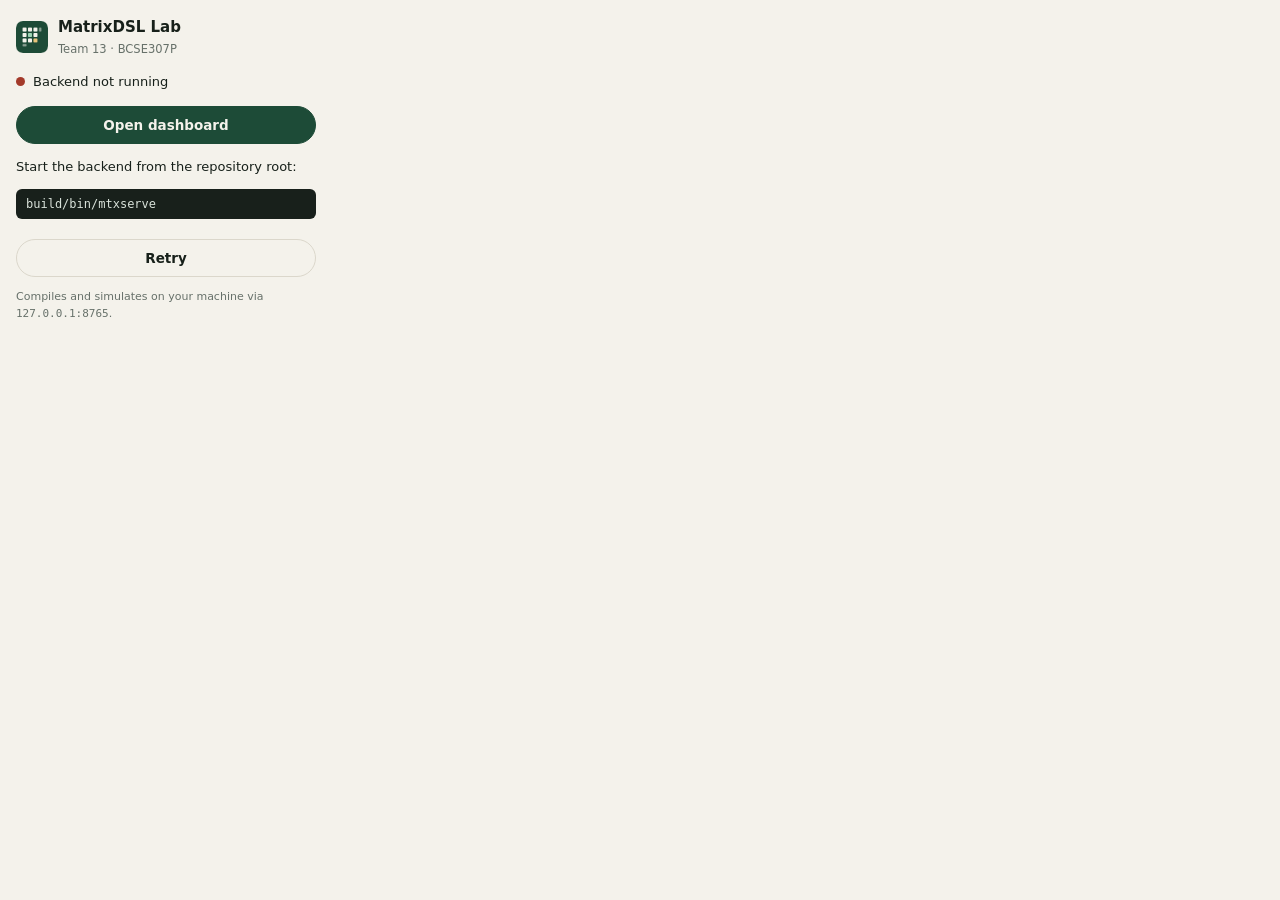
<file: extension/popup.html>
<!doctype html>
<html lang="en">
<head>
<meta charset="utf-8">
<title>MatrixDSL Lab</title>
<link rel="stylesheet" href="popup.css">
</head>
<body>
  <div class="head"><img src="icons/icon48.png" alt="" width="32" height="32"><div><b>MatrixDSL Lab</b><span>Team 13 · BCSE307P</span></div></div>
  <p class="status" id="status"><i></i><span>Checking the compiler backend…</span></p>
  <button id="open" type="button">Open dashboard</button>
  <div id="help" hidden>
    <p>Start the backend from the repository root:</p>
    <pre>build/bin/mtxserve</pre>
    <button id="retry" class="ghost" type="button">Retry</button>
  </div>
  <p class="foot">Compiles and simulates on your machine via <code>127.0.0.1:8765</code>.</p>
  <script src="popup.js"></script>
</body>
</html>
</file>
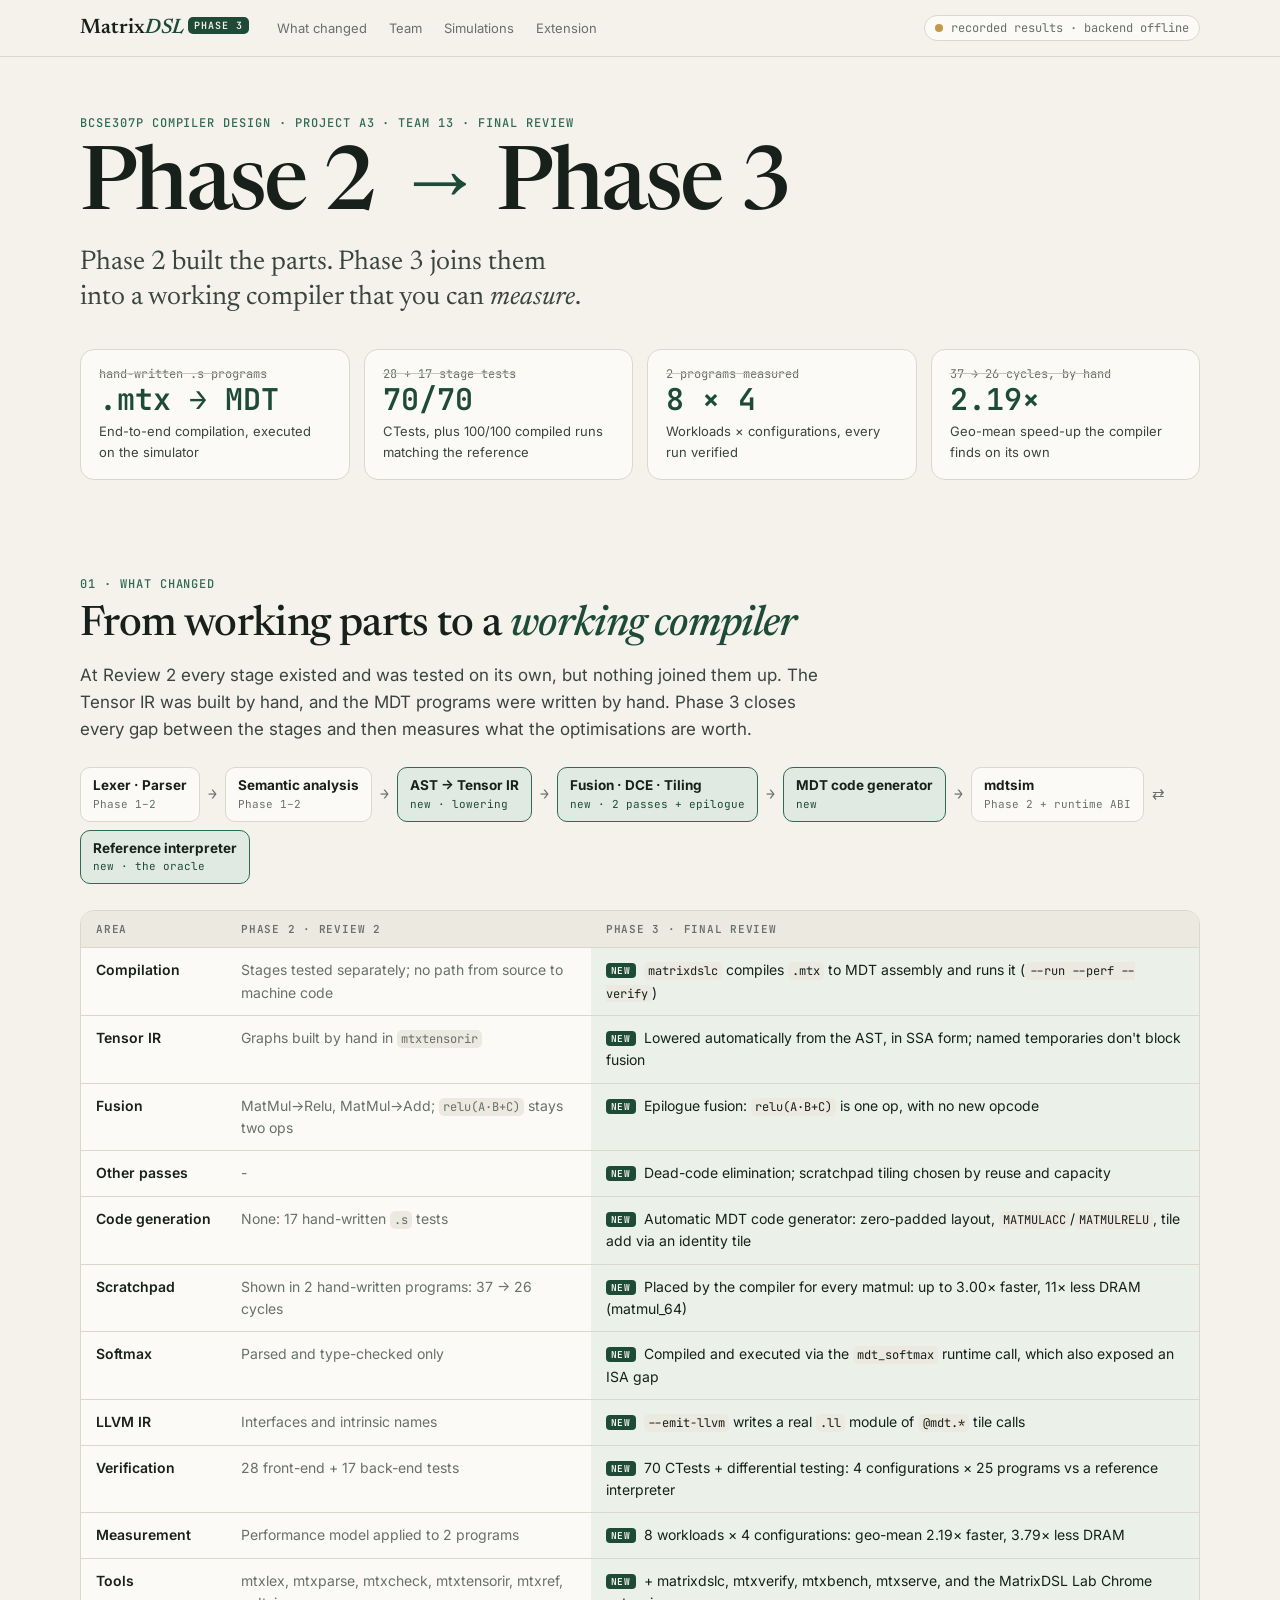
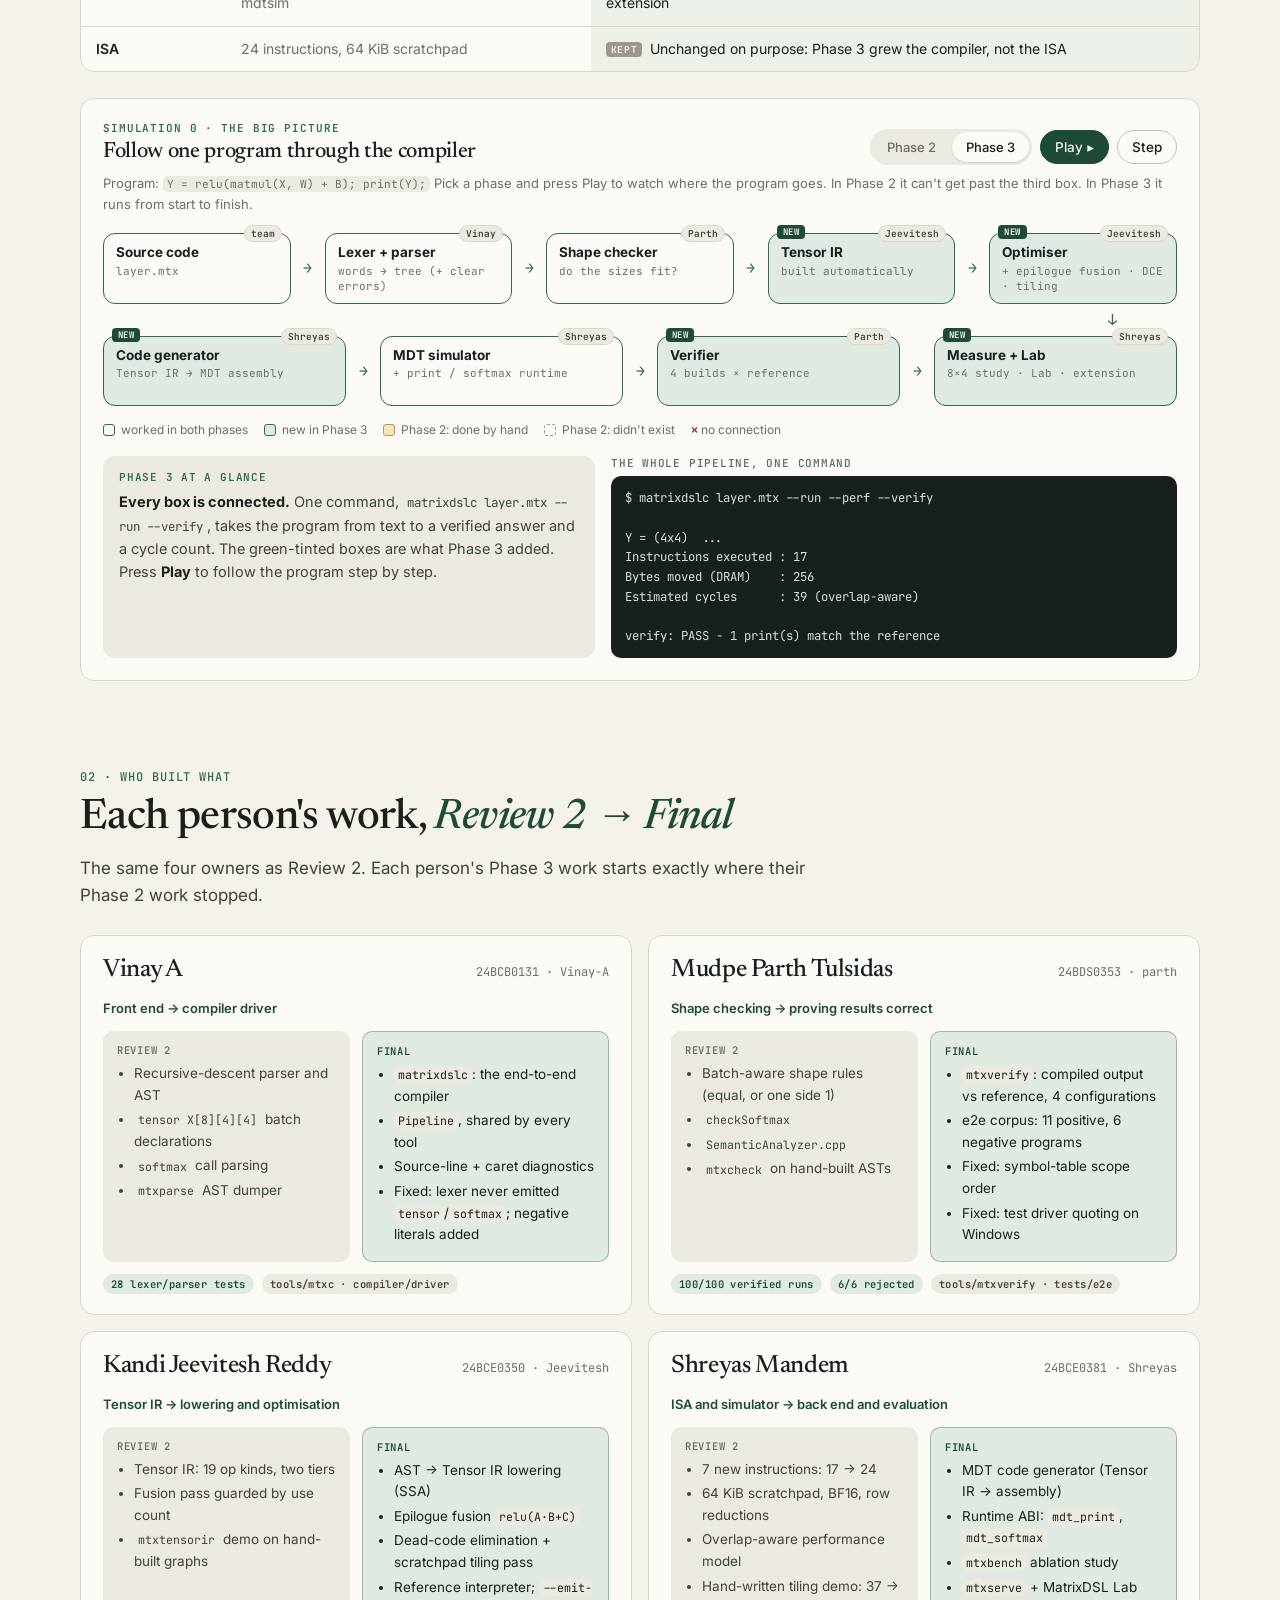
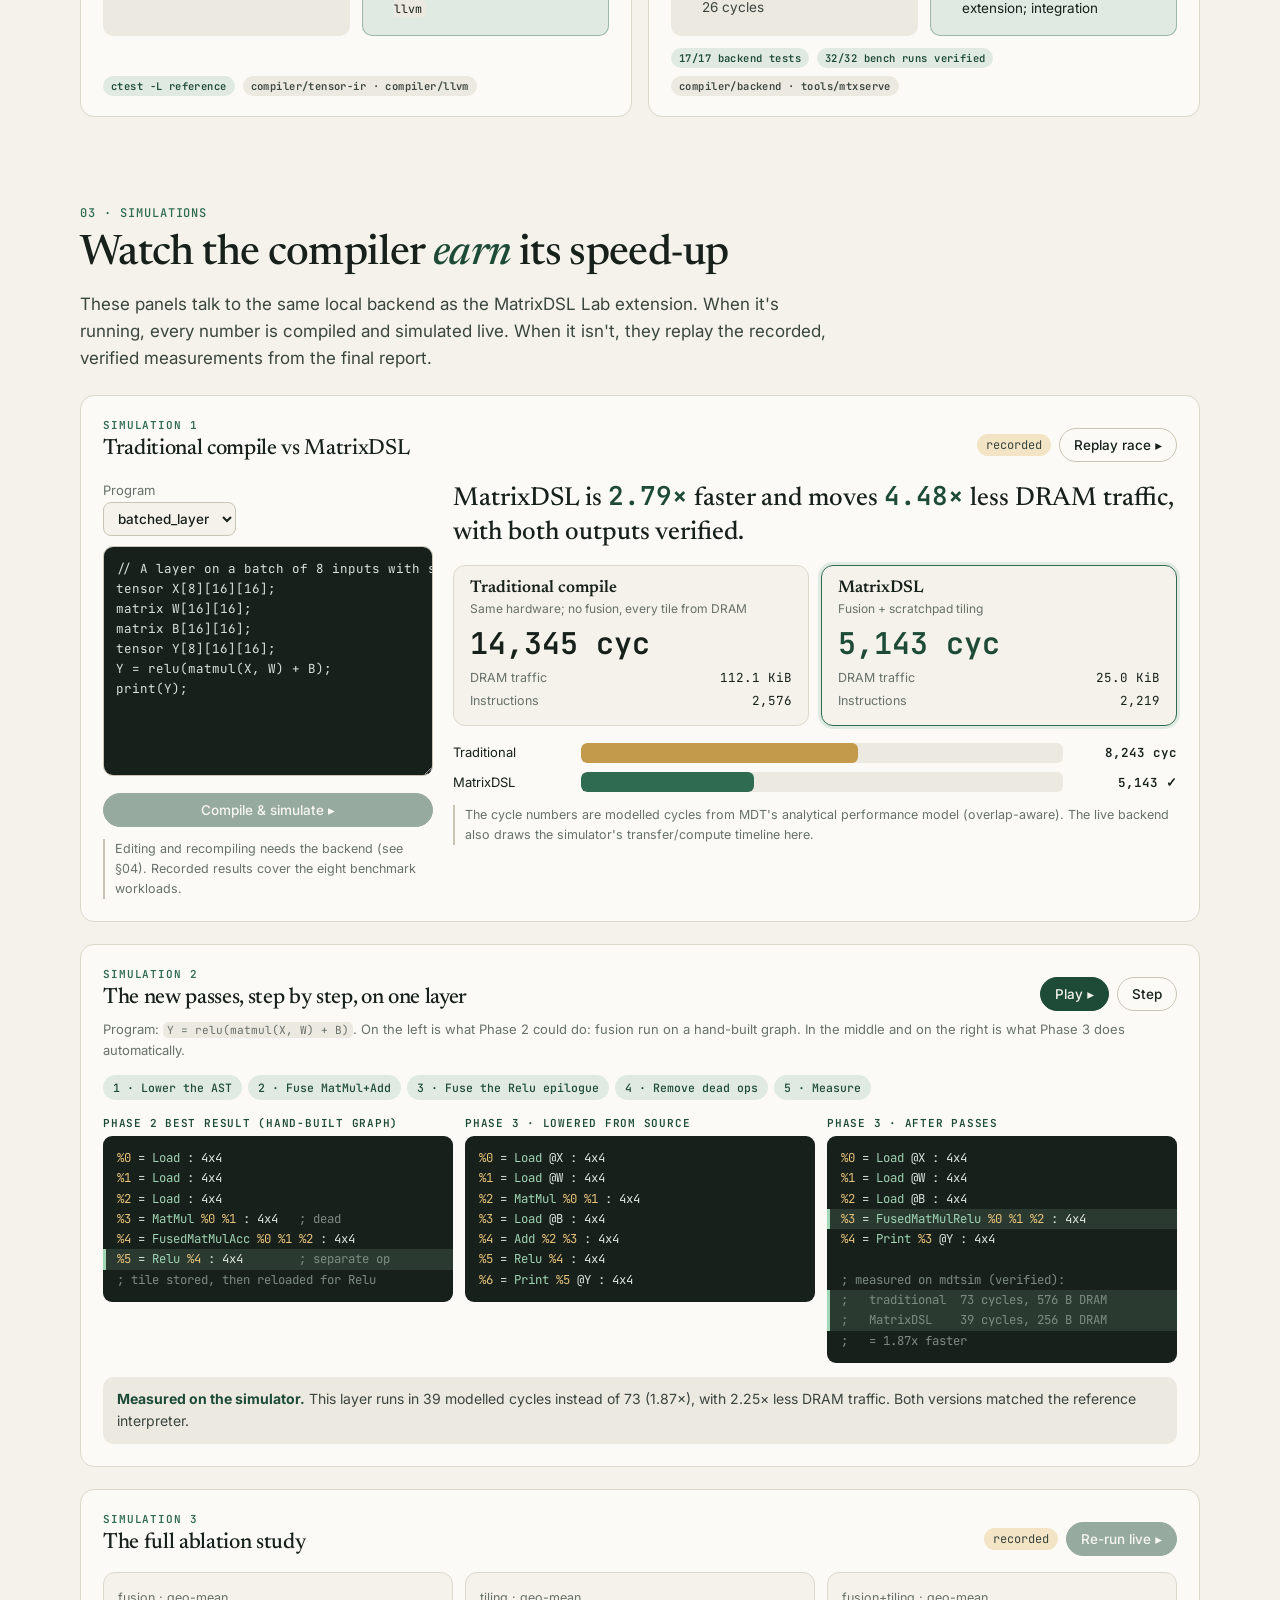
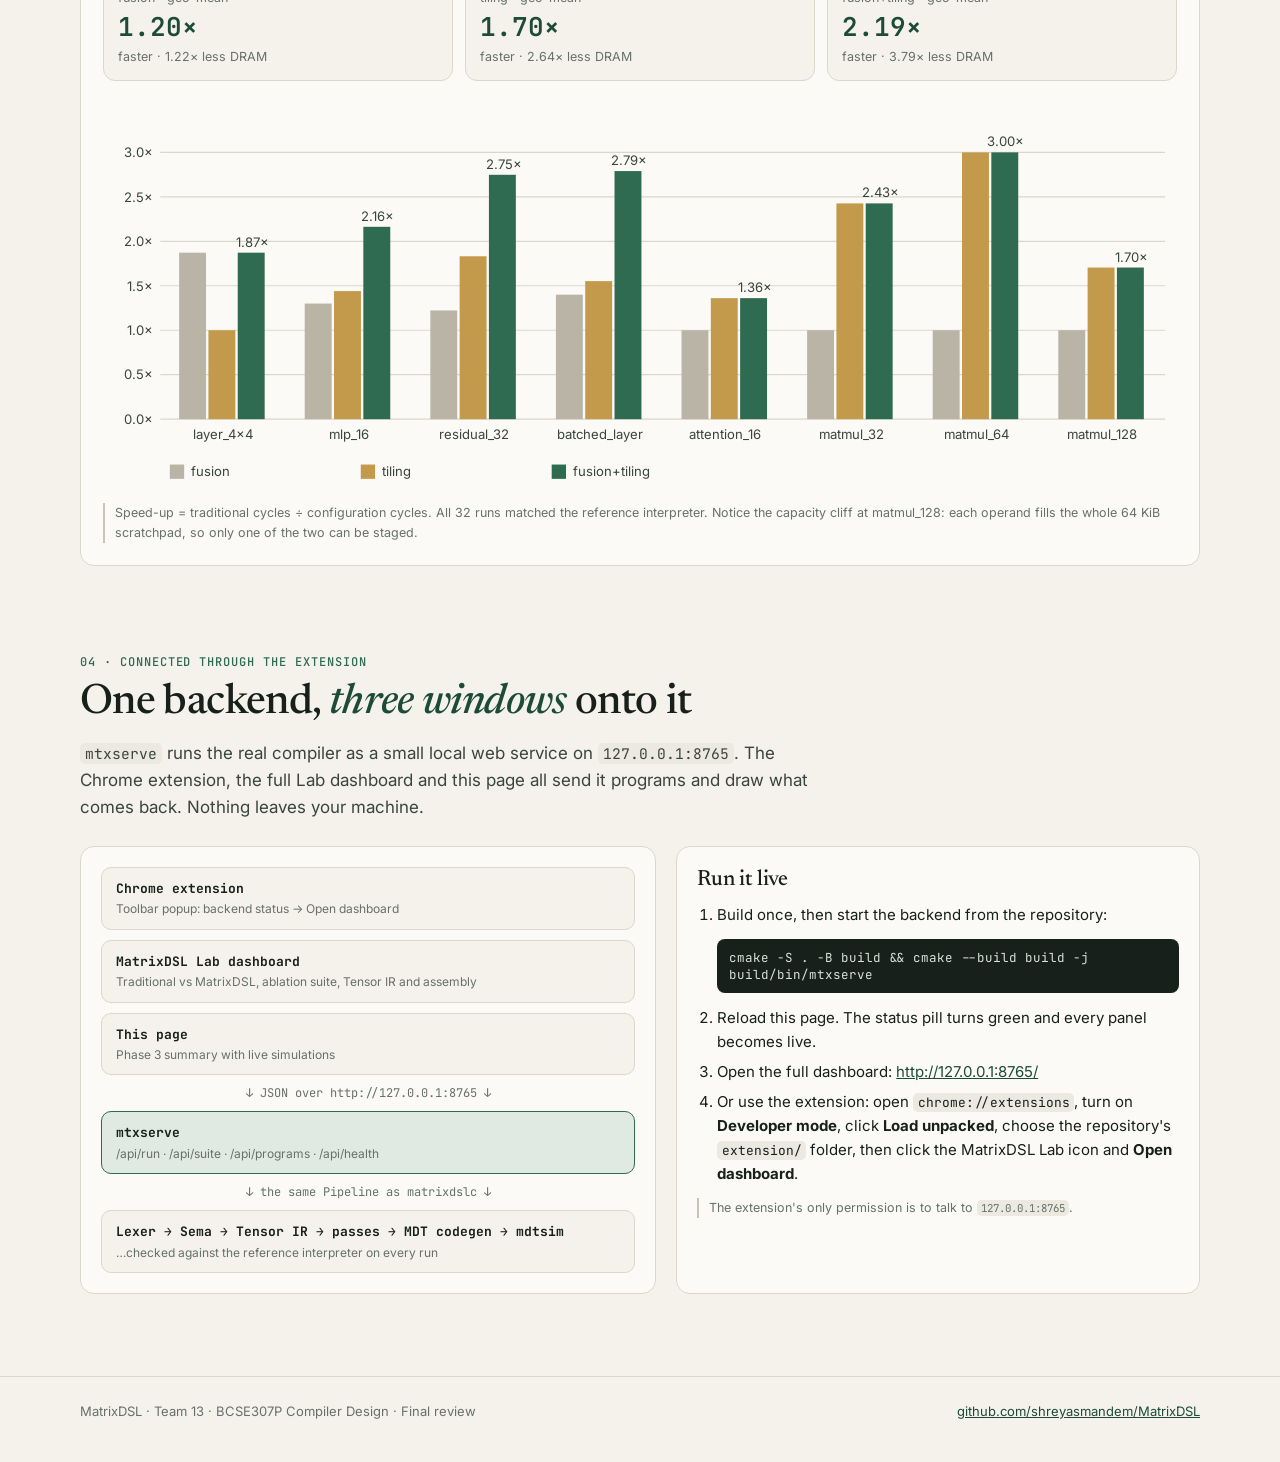
<file: presentation/MatrixDSL-Phase3.html>
<!doctype html>
<html lang="en">
<head>
<meta charset="utf-8">
<meta name="viewport" content="width=device-width, initial-scale=1">
<title>MatrixDSL Phase 3</title>
<link rel="preconnect" href="https://fonts.googleapis.com">
<link rel="preconnect" href="https://fonts.gstatic.com" crossorigin>
<link rel="stylesheet" href="https://fonts.googleapis.com/css2?family=Newsreader:ital,opsz,wght@0,6..72,400;0,6..72,500;1,6..72,400;1,6..72,500&family=Inter:wght@400;500;600&family=JetBrains+Mono:wght@400;500;600&display=swap">
<style>
:root{
  --paper:#F4F2EB;--surface:#FBFAF6;--sunk:#ECE9E0;--ink:#17201A;--ink2:#3A453E;--muted:#67716A;
  --line:#DBD7CB;--line2:#C9C4B5;--green:#1D4B37;--green2:#2E6B50;--tint:#E1EAE2;--onGreen:#F4F2EB;
  --amber:#C39A4B;--amberBg:#F2E4C4;--slate:#9C978A;--bad:#A33A2A;--badBg:#F4DDD6;--prop:#33557B;--propBg:#DCE5EF;
  --code:#18201B;--codeInk:#D9E2DA;--codeDim:#7D8C82;--codeK:#9FD4B4;--codeR:#E6C27A;--codeN:#E9A38A;
  --serif:"Newsreader",Georgia,"Times New Roman",serif;--sans:"Inter",system-ui,"Segoe UI",sans-serif;--mono:"JetBrains Mono",Consolas,ui-monospace,monospace;
}
@media (prefers-color-scheme: dark){:root:not([data-theme="light"]){color-scheme:dark;
  --paper:#111512;--surface:#181E1A;--sunk:#1F2621;--ink:#E5EAE4;--ink2:#C0C9C2;--muted:#8C978F;
  --line:#2B332D;--line2:#3A443D;--green:#8CCBA7;--green2:#6FB690;--tint:#1C2A22;--onGreen:#0F1411;
  --amber:#D2AE63;--amberBg:#342A15;--slate:#6E7770;--bad:#EE9A86;--badBg:#3A201B;--prop:#9DBDE3;--propBg:#1D2A3A;--code:#0C100D}}
:root[data-theme="dark"]{color-scheme:dark;
  --paper:#111512;--surface:#181E1A;--sunk:#1F2621;--ink:#E5EAE4;--ink2:#C0C9C2;--muted:#8C978F;
  --line:#2B332D;--line2:#3A443D;--green:#8CCBA7;--green2:#6FB690;--tint:#1C2A22;--onGreen:#0F1411;
  --amber:#D2AE63;--amberBg:#342A15;--slate:#6E7770;--bad:#EE9A86;--badBg:#3A201B;--prop:#9DBDE3;--propBg:#1D2A3A;--code:#0C100D}
*{box-sizing:border-box}
html{scroll-behavior:smooth;scroll-padding-top:70px}
body{margin:0;background:var(--paper);color:var(--ink);font:15px/1.6 var(--sans);-webkit-font-smoothing:antialiased}
@media (prefers-reduced-motion: reduce){html{scroll-behavior:auto}*{transition:none!important;animation:none!important}}
a{color:var(--green)}
:focus-visible{outline:2px solid var(--green);outline-offset:2px;border-radius:4px}
code{font-family:var(--mono);font-size:.86em;background:var(--sunk);padding:.08em .35em;border-radius:5px}
[hidden]{display:none!important}
.wrap{max-width:1160px;margin:0 auto;padding-inline:20px}
.muted{color:var(--muted)}.small{font-size:13px}

/* nav */
.nav{position:sticky;top:0;z-index:20;background:color-mix(in srgb,var(--paper) 90%,transparent);backdrop-filter:blur(10px);border-bottom:1px solid var(--line)}
.nav-in{max-width:1160px;margin:0 auto;padding:0 20px;height:56px;display:flex;align-items:center;gap:18px}
.brand{font:600 21px var(--serif);color:var(--ink);text-decoration:none;white-space:nowrap}.brand i{color:var(--green)}
.brand span{font:600 10px var(--mono);letter-spacing:.1em;color:var(--onGreen);background:var(--green);padding:2px 6px;border-radius:5px;vertical-align:4px;margin-left:4px}
.links{display:flex;gap:2px;flex:1;overflow-x:auto;scrollbar-width:none}.links::-webkit-scrollbar{display:none}
.links a{font-size:13px;color:var(--muted);text-decoration:none;padding:6px 10px;border-radius:999px;white-space:nowrap}
.links a.on{background:var(--tint);color:var(--green);font-weight:500}
.pill{display:flex;align-items:center;gap:8px;font:12px var(--mono);color:var(--muted);white-space:nowrap;border:1px solid var(--line);padding:4px 10px;border-radius:999px;background:var(--surface)}
.pill i{width:8px;height:8px;border-radius:50%;background:var(--slate)}
.pill.live i{background:#3fae6a;box-shadow:0 0 0 3px color-mix(in srgb,#3fae6a 25%,transparent)}
.pill.rec i{background:var(--amber)}
@media (max-width:720px){.pill span{display:none}}

section{padding-block:76px 12px}
.eyebrow{font:500 12px var(--mono);letter-spacing:.08em;text-transform:uppercase;color:var(--green2)}
h1,h2,h3{font-family:var(--serif);font-weight:500;letter-spacing:-.015em;text-wrap:balance;margin:0}
h2{font-size:clamp(30px,4vw,42px);line-height:1.1;margin-top:10px}
h2 em,h1 em{font-style:italic;color:var(--green)}
h3{font-size:22px;line-height:1.2}
.lede{font-size:17px;color:var(--ink2);max-width:68ch;margin:14px 0 0}
.card{background:var(--surface);border:1px solid var(--line);border-radius:14px}

/* hero */
.hero{padding-block:58px 20px}
.hero h1{font-size:clamp(46px,7.5vw,88px);line-height:.98;letter-spacing:-.03em;margin-top:14px}
.hero .sub{font:400 clamp(20px,2.4vw,27px)/1.3 var(--serif);color:var(--ink2);margin-top:14px;max-width:34ch}
.stats{display:grid;grid-template-columns:repeat(4,minmax(0,1fr));gap:14px;margin-top:34px}
@media (max-width:860px){.stats{grid-template-columns:repeat(2,minmax(0,1fr))}}
.stat{padding:16px 18px}
.stat .from{font:12px var(--mono);color:var(--muted);text-decoration:line-through;text-decoration-color:var(--line2)}
.stat .to{font:600 30px/1.15 var(--mono);color:var(--green);font-variant-numeric:tabular-nums}
.stat p{margin:4px 0 0;font-size:13px;color:var(--ink2)}

/* change table */
.tblwrap{overflow-x:auto;margin-top:26px;border:1px solid var(--line);border-radius:14px;background:var(--surface)}
table{border-collapse:collapse;width:100%;font-size:14px}
th,td{text-align:left;padding:11px 15px;border-bottom:1px solid var(--line);vertical-align:top}
tr:last-child td{border-bottom:0}
th{font:600 11px var(--mono);letter-spacing:.07em;text-transform:uppercase;color:var(--muted);background:var(--sunk)}
td.area{font-weight:600;white-space:nowrap}
td.p2{color:var(--muted)}
td.p3{background:color-mix(in srgb,var(--tint) 60%,transparent)}
td.p3::before{content:"NEW";font:700 9.5px var(--mono);letter-spacing:.06em;background:var(--green);color:var(--onGreen);padding:1px 5px;border-radius:4px;margin-right:8px;vertical-align:1px}
td.p3.same::before{content:"KEPT";background:var(--slate)}
.num{font-variant-numeric:tabular-nums}

/* pipeline strip */
.pipe{display:flex;flex-wrap:wrap;gap:8px;margin-top:24px;align-items:center}
.stage{padding:9px 12px;border-radius:10px;border:1px solid var(--line);background:var(--surface);font-size:13px;line-height:1.3}
.stage b{display:block;font-size:13.5px}
.stage span{font:11px var(--mono);color:var(--muted)}
.stage.new{border-color:var(--green2);background:var(--tint)}
.stage.new span{color:var(--green)}
.arrow{color:var(--muted);font-family:var(--mono)}

/* team */
.team{display:grid;grid-template-columns:repeat(2,minmax(0,1fr));gap:16px;margin-top:26px}
@media (max-width:880px){.team{grid-template-columns:1fr}}
.member{padding:20px 22px;display:flex;flex-direction:column;gap:12px}
.member .who{display:flex;justify-content:space-between;align-items:baseline;gap:10px;flex-wrap:wrap}
.member h3{font-size:25px}
.member .id{font:12px var(--mono);color:var(--muted)}
.member .role{font-size:13px;font-weight:600;color:var(--green)}
.phases{display:grid;grid-template-columns:1fr 1fr;gap:12px}
@media (max-width:520px){.phases{grid-template-columns:1fr}}
.phase{border-radius:10px;padding:12px 14px;font-size:13.5px}
.phase.p2{background:var(--sunk);color:var(--ink2)}
.phase.p3{background:var(--tint);border:1px solid color-mix(in srgb,var(--green2) 40%,transparent)}
.phase h4{margin:0 0 6px;font:600 10.5px var(--mono);letter-spacing:.07em;text-transform:uppercase;color:var(--muted)}
.phase.p3 h4{color:var(--green)}
.phase ul{margin:0;padding-left:17px}.phase li{margin:3px 0}
.evid{display:flex;gap:8px;flex-wrap:wrap;margin-top:auto}
.chip{font:600 10.5px var(--mono);letter-spacing:.04em;padding:3px 8px;border-radius:999px;background:var(--sunk);color:var(--ink2)}
.chip.ok{background:var(--tint);color:var(--green)}

/* sims */
.sim{padding:22px;margin-top:22px}
.sim-head{display:flex;justify-content:space-between;align-items:flex-end;gap:14px;flex-wrap:wrap}
.sim-k{font:600 11px var(--mono);letter-spacing:.08em;text-transform:uppercase;color:var(--green2);margin-bottom:4px}
.ctrl{display:flex;gap:8px;flex-wrap:wrap;align-items:center}
.btn{font:500 13.5px var(--sans);border:1px solid var(--line2);background:var(--surface);color:var(--ink);padding:8px 14px;border-radius:999px;cursor:pointer}
.btn:hover{border-color:var(--green2)}.btn:disabled{opacity:.45;cursor:default}
.btn.pri{background:var(--green);border-color:var(--green);color:var(--onGreen)}
select{font:500 13.5px var(--sans);padding:7px 10px;border-radius:8px;border:1px solid var(--line2);background:var(--paper);color:var(--ink)}
.mode{font:12px var(--mono);padding:3px 9px;border-radius:999px}
.mode.live{background:var(--tint);color:var(--green)}.mode.rec{background:var(--amberBg);color:var(--ink2)}
.simgrid{display:grid;grid-template-columns:330px 1fr;gap:20px;margin-top:16px}
@media (max-width:920px){.simgrid{grid-template-columns:1fr}}
textarea{width:100%;min-height:230px;resize:vertical;font:12.5px/1.6 var(--mono);padding:12px;border-radius:10px;border:1px solid var(--line2);background:var(--code);color:var(--codeInk)}
.diag{background:var(--badBg);padding:10px 12px;border-radius:8px;font:12px/1.5 var(--mono);white-space:pre-wrap;margin:8px 0 0}
.verdict{font:500 clamp(19px,2.2vw,26px)/1.3 var(--serif)}
.verdict .x{font:600 1em var(--mono);color:var(--green)}
.cards{display:grid;grid-template-columns:repeat(2,minmax(0,1fr));gap:12px;margin-top:14px}
.vs{padding:14px 16px;border-radius:12px;border:1px solid var(--line);background:var(--paper)}
.vs.ours{border-color:var(--green2);box-shadow:0 0 0 3px var(--tint)}
.vs h4{margin:0;font:600 17px var(--serif)}.vs p{margin:2px 0 0;font-size:12px;color:var(--muted)}
.vs .big{font:600 30px/1.15 var(--mono);margin-top:8px;font-variant-numeric:tabular-nums}.vs.ours .big{color:var(--green)}
.vs dl{margin:8px 0 0;display:grid;gap:3px}.vs dl div{display:flex;justify-content:space-between;font-size:12.5px}.vs dt{color:var(--muted)}.vs dd{margin:0;font-family:var(--mono)}
.race{display:flex;flex-direction:column;gap:9px;margin-top:16px}
.rrow{display:grid;grid-template-columns:118px 1fr 104px;gap:10px;align-items:center;font-size:13px}
.rtrack{height:20px;background:var(--sunk);border-radius:6px;overflow:hidden}
.rfill{height:100%;width:0;border-radius:6px;background:var(--slate)}
.rrow.trad .rfill{background:var(--amber)}.rrow.ours .rfill{background:var(--green2)}
.rval{font:600 12.5px var(--mono);text-align:right;font-variant-numeric:tabular-nums}
.tl{display:grid;grid-template-columns:90px 1fr;gap:10px;align-items:center;margin-top:8px;font-size:12.5px;color:var(--muted)}
.tl canvas{width:100%;height:30px;display:block;border-radius:6px;background:var(--sunk)}
.key{display:flex;gap:14px;flex-wrap:wrap;font-size:12px;color:var(--muted);margin-top:14px}
.key i{display:inline-block;width:10px;height:10px;border-radius:2px;margin-right:5px;vertical-align:-1px}
.note{font-size:12.5px;color:var(--muted);border-left:2px solid var(--line2);padding-left:10px;margin:12px 0 0}

/* IR sim */
.irgrid{display:grid;grid-template-columns:repeat(3,minmax(0,1fr));gap:12px;margin-top:16px}
@media (max-width:920px){.irgrid{grid-template-columns:1fr}}
.irbox h4{margin:0 0 6px;font:600 11px var(--mono);letter-spacing:.07em;text-transform:uppercase;color:var(--muted)}
.irbox.on h4{color:var(--green)}
pre.code{margin:0;background:var(--code);color:var(--codeInk);font:12.3px/1.65 var(--mono);padding:12px 14px;border-radius:9px;overflow-x:auto;min-height:150px;transition:opacity .3s}
.irbox:not(.on) pre.code{opacity:.4}
.code .ln{display:block;margin:0 -14px;padding:0 14px;transition:background .3s}
.code .hot{background:rgba(159,212,180,.14);box-shadow:inset 3px 0 0 var(--codeK)}
.code .dead{opacity:.45;text-decoration:line-through}
.code .k{color:var(--codeK)}.code .r{color:var(--codeR)}.code .c{color:var(--codeDim)}
.steps{display:flex;gap:6px;flex-wrap:wrap;margin-top:14px}
.steps span{font:500 11.5px var(--mono);padding:5px 10px;border-radius:999px;background:var(--sunk);color:var(--muted)}
.steps span.on{background:var(--green);color:var(--onGreen)}.steps span.done{background:var(--tint);color:var(--green)}
.cap{margin-top:14px;background:var(--sunk);border-radius:10px;padding:11px 14px;font-size:14px;color:var(--ink2);min-height:3.2em}
.cap b{color:var(--green)}

/* chart */
.chart{margin-top:16px;overflow-x:auto}
.chart svg{display:block;width:100%;min-width:700px;height:auto}
.chart text{fill:var(--ink2);font:11px var(--sans)}
.geo{display:grid;grid-template-columns:repeat(3,minmax(0,1fr));gap:12px;margin-top:16px}
@media (max-width:640px){.geo{grid-template-columns:1fr}}
.geo div{border:1px solid var(--line);border-radius:12px;padding:12px 14px;background:var(--paper)}
.geo b{display:block;font:600 26px var(--mono);color:var(--green)}.geo span{font-size:12.5px;color:var(--muted)}

/* flowchart simulation */
.flowsim{padding:22px;margin-top:26px}
.seg{display:inline-flex;background:var(--sunk);border-radius:999px;padding:3px;gap:2px}
.seg button{font:500 13px var(--sans);border:0;background:transparent;color:var(--muted);padding:7px 14px;border-radius:999px;cursor:pointer}
.seg button[aria-pressed="true"]{background:var(--surface);color:var(--ink);box-shadow:0 1px 2px rgba(0,0,0,.1)}
.fc{margin-top:18px;display:flex;flex-direction:column;gap:10px}
.fc-row{display:flex;align-items:stretch;gap:0;flex-wrap:wrap;row-gap:10px}
.fnode{position:relative;flex:1 1 150px;min-width:132px;border:1.5px solid var(--line2);border-radius:12px;padding:10px 12px 9px;background:var(--surface);transition:border-color .3s,background .3s,box-shadow .3s,opacity .3s}
.fnode b{display:block;font-size:13.5px;line-height:1.25}
.fnode .fs{display:block;font:11px/1.35 var(--mono);color:var(--muted);margin-top:3px;min-height:2.7em}
.fnode .own{position:absolute;top:-9px;right:8px;font:600 9.5px var(--mono);padding:1px 6px;border-radius:999px;background:var(--sunk);color:var(--ink2);border:1px solid var(--line)}
.fnode .badge{position:absolute;top:-9px;left:8px;font:700 9px var(--mono);letter-spacing:.05em;padding:1px 6px;border-radius:4px;display:none}
.fnode.ok{border-color:var(--green2)}
.fnode.new{border-color:var(--green2);background:var(--tint)}
.fnode.new .badge{display:block;background:var(--green);color:var(--onGreen)}
.fnode.hand{border-color:var(--amber);background:var(--amberBg)}
.fnode.hand .badge{display:block;background:var(--amber);color:#2a1e07}
.fnode.missing{border-style:dashed;opacity:.55;background:transparent}
.fnode.missing .badge{display:block;background:var(--slate);color:#fff}
.fnode.active{box-shadow:0 0 0 4px color-mix(in srgb,var(--green2) 35%,transparent)}
.fnode.stop{box-shadow:0 0 0 4px color-mix(in srgb,var(--bad) 35%,transparent)}
.flink{flex:0 0 34px;display:grid;place-items:center;font:600 15px var(--mono);color:var(--line2);transition:color .3s}
.flink.lit{color:var(--green2)}
.flink.broken{color:var(--bad)}
.fwrap{display:flex;justify-content:flex-end;padding-right:60px;font:600 15px var(--mono);color:var(--line2);height:12px;line-height:12px}
.fwrap.lit{color:var(--green2)}.fwrap.broken{color:var(--bad)}
@media (max-width:760px){.flink{flex-basis:100%;height:16px}.fwrap{display:none}}
.fc-legend{display:flex;gap:16px;flex-wrap:wrap;font-size:12px;color:var(--muted);margin-top:14px}
.fc-legend i{display:inline-block;width:12px;height:12px;border-radius:3px;margin-right:6px;vertical-align:-2px;border:1.5px solid}
.fc-out{display:grid;grid-template-columns:1fr 1.15fr;gap:16px;margin-top:16px}
@media (max-width:860px){.fc-out{grid-template-columns:1fr}}
.fc-say{background:var(--sunk);border-radius:12px;padding:14px 16px;font-size:14.5px;color:var(--ink2);min-height:150px}
.fc-say .st{display:block;font:600 11px var(--mono);letter-spacing:.07em;text-transform:uppercase;color:var(--green2);margin-bottom:6px}
.fc-say .st.bad{color:var(--bad)}.fc-say .st.amb{color:var(--amber)}
.fc-say b{color:var(--ink)}
.fc-art .lbl2{font:600 11px var(--mono);letter-spacing:.07em;text-transform:uppercase;color:var(--muted);margin-bottom:6px}
.fc-art pre{margin:0;background:var(--code);color:var(--codeInk);font:12.3px/1.6 var(--mono);padding:12px 14px;border-radius:10px;min-height:150px;overflow-x:auto;white-space:pre}

/* extension */
.ext{display:grid;grid-template-columns:1.1fr 1fr;gap:20px;margin-top:24px}
@media (max-width:880px){.ext{grid-template-columns:1fr}}
.flow{padding:20px;display:flex;flex-direction:column;gap:10px}
.node{border:1px solid var(--line);border-radius:10px;padding:10px 14px;background:var(--paper);font-size:13.5px}
.node b{font-family:var(--mono);font-size:13px}.node span{display:block;font-size:12px;color:var(--muted)}
.node.hub{border-color:var(--green2);background:var(--tint)}
.down{text-align:center;font:12px var(--mono);color:var(--muted)}
ol.how{margin:10px 0 0;padding-left:20px}ol.how li{margin:6px 0}
pre.cmd{background:var(--code);color:var(--codeInk);padding:10px 12px;border-radius:8px;font:12.5px var(--mono);overflow-x:auto}
footer{margin-top:70px;border-top:1px solid var(--line);padding-block:24px 40px;color:var(--muted);font-size:13px}
footer .wrap{display:flex;justify-content:space-between;gap:12px;flex-wrap:wrap}
</style>
</head>
<body>
<nav class="nav" aria-label="Sections">
  <div class="nav-in">
    <a class="brand" href="#top">Matrix<i>DSL</i><span>PHASE 3</span></a>
    <div class="links" id="links">
      <a href="#changed">What changed</a>
      <a href="#team">Team</a>
      <a href="#sims">Simulations</a>
      <a href="#extension">Extension</a>
    </div>
    <div class="pill" id="pill"><i></i><span>checking backend…</span></div>
  </div>
</nav>

<main>
<section class="hero" id="top">
  <div class="wrap">
    <div class="eyebrow">BCSE307P Compiler Design · Project A3 · Team 13 · Final review</div>
    <h1>Phase 2 <em>→</em> Phase 3</h1>
    <p class="sub">Phase 2 built the parts. Phase 3 joins them into a working compiler that you can <em>measure</em>.</p>
    <div class="stats">
      <div class="card stat"><div class="from">hand-written .s programs</div><div class="to">.mtx → MDT</div><p>End-to-end compilation, executed on the simulator</p></div>
      <div class="card stat"><div class="from">28 + 17 stage tests</div><div class="to">70/70</div><p>CTests, plus 100/100 compiled runs matching the reference</p></div>
      <div class="card stat"><div class="from">2 programs measured</div><div class="to">8 × 4</div><p>Workloads × configurations, every run verified</p></div>
      <div class="card stat"><div class="from">37 → 26 cycles, by hand</div><div class="to">2.19×</div><p>Geo-mean speed-up the compiler finds on its own</p></div>
    </div>
  </div>
</section>

<!-- ================= WHAT CHANGED ================= -->
<section id="changed">
  <div class="wrap">
    <div class="eyebrow">01 · What changed</div>
    <h2>From working parts to a <em>working compiler</em></h2>
    <p class="lede">At Review 2 every stage existed and was tested on its own, but nothing joined them up. The Tensor IR was built by hand, and the MDT programs were written by hand. Phase 3 closes every gap between the stages and then measures what the optimisations are worth.</p>

    <div class="pipe" aria-label="Pipeline, new stages highlighted">
      <div class="stage"><b>Lexer · Parser</b><span>Phase 1–2</span></div><span class="arrow">→</span>
      <div class="stage"><b>Semantic analysis</b><span>Phase 1–2</span></div><span class="arrow">→</span>
      <div class="stage new"><b>AST → Tensor IR</b><span>new · lowering</span></div><span class="arrow">→</span>
      <div class="stage new"><b>Fusion · DCE · Tiling</b><span>new · 2 passes + epilogue</span></div><span class="arrow">→</span>
      <div class="stage new"><b>MDT code generator</b><span>new</span></div><span class="arrow">→</span>
      <div class="stage"><b>mdtsim</b><span>Phase 2 + runtime ABI</span></div><span class="arrow">⇄</span>
      <div class="stage new"><b>Reference interpreter</b><span>new · the oracle</span></div>
    </div>

    <div class="tblwrap">
      <table>
        <thead><tr><th>Area</th><th>Phase 2 · Review 2</th><th>Phase 3 · Final review</th></tr></thead>
        <tbody>
          <tr><td class="area">Compilation</td><td class="p2">Stages tested separately; no path from source to machine code</td><td class="p3"><code>matrixdslc</code> compiles <code>.mtx</code> to MDT assembly and runs it (<code>--run --perf --verify</code>)</td></tr>
          <tr><td class="area">Tensor IR</td><td class="p2">Graphs built by hand in <code>mtxtensorir</code></td><td class="p3">Lowered automatically from the AST, in SSA form; named temporaries don't block fusion</td></tr>
          <tr><td class="area">Fusion</td><td class="p2">MatMul→Relu, MatMul→Add; <code>relu(A·B+C)</code> stays two ops</td><td class="p3">Epilogue fusion: <code>relu(A·B+C)</code> is one op, with no new opcode</td></tr>
          <tr><td class="area">Other passes</td><td class="p2">-</td><td class="p3">Dead-code elimination; scratchpad tiling chosen by reuse and capacity</td></tr>
          <tr><td class="area">Code generation</td><td class="p2">None: 17 hand-written <code>.s</code> tests</td><td class="p3">Automatic MDT code generator: zero-padded layout, <code>MATMULACC</code>/<code>MATMULRELU</code>, tile add via an identity tile</td></tr>
          <tr><td class="area">Scratchpad</td><td class="p2">Shown in 2 hand-written programs: 37 → 26 cycles</td><td class="p3">Placed by the compiler for every matmul: up to 3.00× faster, 11× less DRAM (matmul_64)</td></tr>
          <tr><td class="area">Softmax</td><td class="p2">Parsed and type-checked only</td><td class="p3">Compiled and executed via the <code>mdt_softmax</code> runtime call, which also exposed an ISA gap</td></tr>
          <tr><td class="area">LLVM IR</td><td class="p2">Interfaces and intrinsic names</td><td class="p3"><code>--emit-llvm</code> writes a real <code>.ll</code> module of <code>@mdt.*</code> tile calls</td></tr>
          <tr><td class="area">Verification</td><td class="p2">28 front-end + 17 back-end tests</td><td class="p3">70 CTests + differential testing: 4 configurations × 25 programs vs a reference interpreter</td></tr>
          <tr><td class="area">Measurement</td><td class="p2">Performance model applied to 2 programs</td><td class="p3">8 workloads × 4 configurations: geo-mean 2.19× faster, 3.79× less DRAM</td></tr>
          <tr><td class="area">Tools</td><td class="p2">mtxlex, mtxparse, mtxcheck, mtxtensorir, mtxref, mdtsim</td><td class="p3">+ matrixdslc, mtxverify, mtxbench, mtxserve, and the MatrixDSL Lab Chrome extension</td></tr>
          <tr><td class="area">ISA</td><td class="p2">24 instructions, 64 KiB scratchpad</td><td class="p3 same">Unchanged on purpose: Phase 3 grew the compiler, not the ISA</td></tr>
        </tbody>
      </table>
    </div>

    <!-- Flowchart simulation: one program's journey, Phase 2 vs Phase 3 -->
    <div class="card flowsim" id="flowsim">
      <div class="sim-head">
        <div><div class="sim-k">Simulation 0 · the big picture</div><h3>Follow one program through the compiler</h3></div>
        <div class="ctrl">
          <div class="seg" role="group" aria-label="Phase">
            <button type="button" id="fcP2" aria-pressed="false">Phase 2</button>
            <button type="button" id="fcP3" aria-pressed="true">Phase 3</button>
          </div>
          <button class="btn pri" id="fcPlay" type="button">Play ▸</button>
          <button class="btn" id="fcStep" type="button">Step</button>
        </div>
      </div>
      <p class="muted small" style="margin:8px 0 0">Program: <code>Y = relu(matmul(X, W) + B);  print(Y);</code> Pick a phase and press Play to watch where the program goes. In Phase 2 it can't get past the third box. In Phase 3 it runs from start to finish.</p>

      <div class="fc" id="fc">
        <div class="fc-row">
          <div class="fnode" data-i="0"><span class="badge"></span><span class="own">team</span><b>Source code</b><span class="fs">layer.mtx</span></div>
          <div class="flink" data-l="0">→</div>
          <div class="fnode" data-i="1"><span class="badge"></span><span class="own">Vinay</span><b>Lexer + parser</b><span class="fs">words → tree</span></div>
          <div class="flink" data-l="1">→</div>
          <div class="fnode" data-i="2"><span class="badge"></span><span class="own">Parth</span><b>Shape checker</b><span class="fs">do the sizes fit?</span></div>
          <div class="flink" data-l="2">→</div>
          <div class="fnode" data-i="3"><span class="badge"></span><span class="own">Jeevitesh</span><b>Tensor IR</b><span class="fs">list of matrix steps</span></div>
          <div class="flink" data-l="3">→</div>
          <div class="fnode" data-i="4"><span class="badge"></span><span class="own">Jeevitesh</span><b>Optimiser</b><span class="fs">fusion · DCE · tiling</span></div>
        </div>
        <div class="fwrap" data-l="4">↓</div>
        <div class="fc-row">
          <div class="fnode" data-i="5"><span class="badge"></span><span class="own">Shreyas</span><b>Code generator</b><span class="fs">steps → MDT instructions</span></div>
          <div class="flink" data-l="5">→</div>
          <div class="fnode" data-i="6"><span class="badge"></span><span class="own">Shreyas</span><b>MDT simulator</b><span class="fs">runs + counts cycles</span></div>
          <div class="flink" data-l="6">→</div>
          <div class="fnode" data-i="7"><span class="badge"></span><span class="own">Parth</span><b>Verifier</b><span class="fs">answer == reference?</span></div>
          <div class="flink" data-l="7">→</div>
          <div class="fnode" data-i="8"><span class="badge"></span><span class="own">Shreyas</span><b>Measure + Lab</b><span class="fs">traditional vs ours</span></div>
        </div>
      </div>

      <div class="fc-legend">
        <span><i style="border-color:var(--green2);background:var(--surface)"></i>worked in both phases</span>
        <span><i style="border-color:var(--green2);background:var(--tint)"></i>new in Phase 3</span>
        <span><i style="border-color:var(--amber);background:var(--amberBg)"></i>Phase 2: done by hand</span>
        <span><i style="border-color:var(--slate);border-style:dashed"></i>Phase 2: didn't exist</span>
        <span><span style="color:var(--bad);font-weight:700;font-family:var(--mono)">✕</span> no connection</span>
      </div>

      <div class="fc-out">
        <div class="fc-say" id="fcSay" aria-live="polite"></div>
        <div class="fc-art"><div class="lbl2" id="fcArtL">what the compiler holds</div><pre id="fcArt"></pre></div>
      </div>
    </div>
  </div>
</section>

<!-- ================= TEAM ================= -->
<section id="team">
  <div class="wrap">
    <div class="eyebrow">02 · Who built what</div>
    <h2>Each person's work, <em>Review 2 → Final</em></h2>
    <p class="lede">The same four owners as Review 2. Each person's Phase 3 work starts exactly where their Phase 2 work stopped.</p>
    <div class="team">
      <article class="card member">
        <div class="who"><h3>Vinay A</h3><span class="id">24BCB0131 · Vinay-A</span></div>
        <span class="role">Front end → compiler driver</span>
        <div class="phases">
          <div class="phase p2"><h4>Review 2</h4><ul><li>Recursive-descent parser and AST</li><li><code>tensor X[8][4][4]</code> batch declarations</li><li><code>softmax</code> call parsing</li><li><code>mtxparse</code> AST dumper</li></ul></div>
          <div class="phase p3"><h4>Final</h4><ul><li><code>matrixdslc</code>: the end-to-end compiler</li><li><code>Pipeline</code>, shared by every tool</li><li>Source-line + caret diagnostics</li><li>Fixed: lexer never emitted <code>tensor</code>/<code>softmax</code>; negative literals added</li></ul></div>
        </div>
        <div class="evid"><span class="chip ok">28 lexer/parser tests</span><span class="chip">tools/mtxc · compiler/driver</span></div>
      </article>
      <article class="card member">
        <div class="who"><h3>Mudpe Parth Tulsidas</h3><span class="id">24BDS0353 · parth</span></div>
        <span class="role">Shape checking → proving results correct</span>
        <div class="phases">
          <div class="phase p2"><h4>Review 2</h4><ul><li>Batch-aware shape rules (equal, or one side 1)</li><li><code>checkSoftmax</code></li><li><code>SemanticAnalyzer.cpp</code></li><li><code>mtxcheck</code> on hand-built ASTs</li></ul></div>
          <div class="phase p3"><h4>Final</h4><ul><li><code>mtxverify</code>: compiled output vs reference, 4 configurations</li><li>e2e corpus: 11 positive, 6 negative programs</li><li>Fixed: symbol-table scope order</li><li>Fixed: test driver quoting on Windows</li></ul></div>
        </div>
        <div class="evid"><span class="chip ok">100/100 verified runs</span><span class="chip ok">6/6 rejected</span><span class="chip">tools/mtxverify · tests/e2e</span></div>
      </article>
      <article class="card member">
        <div class="who"><h3>Kandi Jeevitesh Reddy</h3><span class="id">24BCE0350 · Jeevitesh</span></div>
        <span class="role">Tensor IR → lowering and optimisation</span>
        <div class="phases">
          <div class="phase p2"><h4>Review 2</h4><ul><li>Tensor IR: 19 op kinds, two tiers</li><li>Fusion pass guarded by use count</li><li><code>mtxtensorir</code> demo on hand-built graphs</li></ul></div>
          <div class="phase p3"><h4>Final</h4><ul><li>AST → Tensor IR lowering (SSA)</li><li>Epilogue fusion <code>relu(A·B+C)</code></li><li>Dead-code elimination + scratchpad tiling pass</li><li>Reference interpreter; <code>--emit-llvm</code></li></ul></div>
        </div>
        <div class="evid"><span class="chip ok">ctest -L reference</span><span class="chip">compiler/tensor-ir · compiler/llvm</span></div>
      </article>
      <article class="card member">
        <div class="who"><h3>Shreyas Mandem</h3><span class="id">24BCE0381 · Shreyas</span></div>
        <span class="role">ISA and simulator → back end and evaluation</span>
        <div class="phases">
          <div class="phase p2"><h4>Review 2</h4><ul><li>7 new instructions: 17 → 24</li><li>64 KiB scratchpad, BF16, row reductions</li><li>Overlap-aware performance model</li><li>Hand-written tiling demo: 37 → 26 cycles</li></ul></div>
          <div class="phase p3"><h4>Final</h4><ul><li>MDT code generator (Tensor IR → assembly)</li><li>Runtime ABI: <code>mdt_print</code>, <code>mdt_softmax</code></li><li><code>mtxbench</code> ablation study</li><li><code>mtxserve</code> + MatrixDSL Lab extension; integration</li></ul></div>
        </div>
        <div class="evid"><span class="chip ok">17/17 backend tests</span><span class="chip ok">32/32 bench runs verified</span><span class="chip">compiler/backend · tools/mtxserve</span></div>
      </article>
    </div>
  </div>
</section>

<!-- ================= SIMULATIONS ================= -->
<section id="sims">
  <div class="wrap">
    <div class="eyebrow">03 · Simulations</div>
    <h2>Watch the compiler <em>earn</em> its speed-up</h2>
    <p class="lede">These panels talk to the same local backend as the MatrixDSL Lab extension. When it's running, every number is compiled and simulated live. When it isn't, they replay the recorded, verified measurements from the final report.</p>

    <!-- Sim 1 -->
    <div class="card sim">
      <div class="sim-head">
        <div><div class="sim-k">Simulation 1</div><h3>Traditional compile vs MatrixDSL</h3></div>
        <div class="ctrl"><span class="mode rec" id="m1">recorded</span><button class="btn" id="replay" type="button">Replay race ▸</button></div>
      </div>
      <div class="simgrid">
        <div>
          <label class="small muted" for="prog">Program</label><br>
          <select id="prog"></select>
          <textarea id="src" spellcheck="false" wrap="off" aria-label="MatrixDSL source" style="margin-top:10px"></textarea>
          <button class="btn pri" id="run" type="button" style="margin-top:10px;width:100%">Compile &amp; simulate ▸</button>
          <div class="diag" id="diag" hidden></div>
          <p class="note" id="runNote">Editing and recompiling needs the backend (see §04). Recorded results cover the eight benchmark workloads.</p>
        </div>
        <div>
          <div class="verdict" id="verdict"></div>
          <div class="cards">
            <div class="vs"><h4>Traditional compile</h4><p>Same hardware; no fusion, every tile from DRAM</p><div class="big" id="bC">-</div><dl><div><dt>DRAM traffic</dt><dd id="bD">-</dd></div><div><dt>Instructions</dt><dd id="bI">-</dd></div></dl></div>
            <div class="vs ours"><h4>MatrixDSL</h4><p>Fusion + scratchpad tiling</p><div class="big" id="oC">-</div><dl><div><dt>DRAM traffic</dt><dd id="oD">-</dd></div><div><dt>Instructions</dt><dd id="oI">-</dd></div></dl></div>
          </div>
          <div class="race" id="race"></div>
          <div id="tls" hidden>
            <div class="tl"><span>Traditional</span><canvas id="tlB"></canvas></div>
            <div class="tl"><span>MatrixDSL</span><canvas id="tlO"></canvas></div>
            <div class="key"><span><i style="background:var(--amber)"></i>memory transfer</span><span><i style="background:var(--green2)"></i>compute</span><span><i style="background:var(--slate)"></i>runtime call</span></div>
          </div>
          <p class="note" id="tlNote">The cycle numbers are modelled cycles from MDT's analytical performance model (overlap-aware). The live backend also draws the simulator's transfer/compute timeline here.</p>
        </div>
      </div>
    </div>

    <!-- Sim 2 -->
    <div class="card sim">
      <div class="sim-head">
        <div><div class="sim-k">Simulation 2</div><h3>The new passes, step by step, on one layer</h3></div>
        <div class="ctrl"><button class="btn pri" id="irPlay" type="button">Play ▸</button><button class="btn" id="irStep" type="button">Step</button></div>
      </div>
      <p class="muted small" style="margin:8px 0 0">Program: <code>Y = relu(matmul(X, W) + B)</code>. On the left is what Phase 2 could do: fusion run on a hand-built graph. In the middle and on the right is what Phase 3 does automatically.</p>
      <div class="steps" id="irSteps"><span>1 · Lower the AST</span><span>2 · Fuse MatMul+Add</span><span>3 · Fuse the Relu epilogue</span><span>4 · Remove dead ops</span><span>5 · Measure</span></div>
      <div class="irgrid">
        <div class="irbox on" id="ir2"><h4>Phase 2 best result (hand-built graph)</h4><pre class="code" id="irP2"></pre></div>
        <div class="irbox" id="irA"><h4>Phase 3 · lowered from source</h4><pre class="code" id="irLow"></pre></div>
        <div class="irbox" id="irB"><h4>Phase 3 · after passes</h4><pre class="code" id="irOpt"></pre></div>
      </div>
      <div class="cap" id="irCap" aria-live="polite"></div>
    </div>

    <!-- Sim 3 -->
    <div class="card sim">
      <div class="sim-head">
        <div><div class="sim-k">Simulation 3</div><h3>The full ablation study</h3></div>
        <div class="ctrl"><span class="mode rec" id="m3">recorded</span><button class="btn pri" id="suite" type="button">Re-run live ▸</button></div>
      </div>
      <div class="geo" id="geo"></div>
      <div class="chart" id="chart"></div>
      <p class="note">Speed-up = traditional cycles ÷ configuration cycles. All 32 runs matched the reference interpreter. Notice the capacity cliff at matmul_128: each operand fills the whole 64 KiB scratchpad, so only one of the two can be staged.</p>
    </div>
  </div>
</section>

<!-- ================= EXTENSION ================= -->
<section id="extension">
  <div class="wrap">
    <div class="eyebrow">04 · Connected through the extension</div>
    <h2>One backend, <em>three windows</em> onto it</h2>
    <p class="lede"><code>mtxserve</code> runs the real compiler as a small local web service on <code>127.0.0.1:8765</code>. The Chrome extension, the full Lab dashboard and this page all send it programs and draw what comes back. Nothing leaves your machine.</p>
    <div class="ext">
      <div class="card flow">
        <div class="node"><b>Chrome extension</b><span>Toolbar popup: backend status → Open dashboard</span></div>
        <div class="node"><b>MatrixDSL Lab dashboard</b><span>Traditional vs MatrixDSL, ablation suite, Tensor IR and assembly</span></div>
        <div class="node"><b>This page</b><span>Phase 3 summary with live simulations</span></div>
        <div class="down">↓ JSON over http://127.0.0.1:8765 ↓</div>
        <div class="node hub"><b>mtxserve</b><span>/api/run · /api/suite · /api/programs · /api/health</span></div>
        <div class="down">↓ the same Pipeline as matrixdslc ↓</div>
        <div class="node"><b>Lexer → Sema → Tensor IR → passes → MDT codegen → mdtsim</b><span>…checked against the reference interpreter on every run</span></div>
      </div>
      <div class="card" style="padding:20px">
        <h3>Run it live</h3>
        <ol class="how">
          <li>Build once, then start the backend from the repository:
            <pre class="cmd">cmake -S . -B build &amp;&amp; cmake --build build -j
build/bin/mtxserve</pre></li>
          <li>Reload this page. The status pill turns green and every panel becomes live.</li>
          <li>Open the full dashboard: <a href="http://127.0.0.1:8765/" target="_blank" rel="noopener">http://127.0.0.1:8765/</a></li>
          <li>Or use the extension: open <code>chrome://extensions</code>, turn on <b>Developer mode</b>, click <b>Load unpacked</b>, choose the repository's <code>extension/</code> folder, then click the MatrixDSL Lab icon and <b>Open dashboard</b>.</li>
        </ol>
        <p class="note">The extension's only permission is to talk to <code>127.0.0.1:8765</code>.</p>
      </div>
    </div>
  </div>
</section>
</main>

<footer><div class="wrap"><span>MatrixDSL · Team 13 · BCSE307P Compiler Design · Final review</span><a href="https://github.com/shreyasmandem/MatrixDSL">github.com/shreyasmandem/MatrixDSL</a></div></footer>

<script>
(function(){
"use strict";
var API="http://127.0.0.1:8765", live=false, last=null;
var $=function(s){return document.querySelector(s)};
var reduce=window.matchMedia&&matchMedia("(prefers-reduced-motion: reduce)").matches;
function fmt(n){return Number(n).toLocaleString("en-US")}
function bytes(n){return n>=1048576?(n/1048576).toFixed(2)+" MiB":n>=1024?(n/1024).toFixed(1)+" KiB":n+" B"}
function x2(v){return v.toFixed(2)+"×"}
function esc(s){return String(s).replace(/&/g,"&amp;").replace(/</g,"&lt;").replace(/>/g,"&gt;")}
function css(n){return getComputedStyle(document.documentElement).getPropertyValue(n).trim()}

/* ---- recorded, verified results (docs/review3/results.csv) ---- */
// [baseline, fusion, tiling, fusion+tiling] each: [overlapCycles, dramBytes, instructions]
var REC={
 layer_4x4:[[73,576,27],[39,256,17],[73,576,27],[39,256,17]],
 mlp_16:[[3337,26688,614],[2567,20480,479],[2317,14400,742],[1543,8192,607]],
 residual_32:[[11273,90176,2064],[9223,73728,1738],[6155,32832,2320],[4103,16384,1995]],
 batched_layer:[[14345,114752,2576],[10247,81920,1931],[9243,58432,2864],[5143,25600,2219]],
 attention_16:[[3862,24640,537],[3862,24640,537],[2838,12352,665],[2838,12352,665]],
 matmul_32:[[8711,69632,1610],[8711,69632,1610],[3591,12288,1866],[3591,12288,1866]],
 matmul_64:[[67591,540672,12554],[67591,540672,12554],[22535,49152,13578],[22535,49152,13578]],
 matmul_128:[[532487,4259840,99338],[532487,4259840,99338],[312327,2228224,101386],[312327,2228224,101386]]
};
var SRC={
 layer_4x4:"// One fully-connected layer on a single 4x4 tile\nmatrix X[4][4];\nmatrix W[4][4];\nmatrix B[4][4];\nmatrix Y[4][4];\nY = relu(matmul(X, W) + B);\nprint(Y);",
 mlp_16:"// Two-layer perceptron, 16 features\nmatrix X[16][16];\nmatrix W1[16][16];\nmatrix B1[16][16];\nmatrix W2[16][16];\nmatrix B2[16][16];\nmatrix H[16][16];\nmatrix Y[16][16];\nH = relu(matmul(X, W1) + B1);\nY = matmul(H, W2) + B2;\nprint(Y);",
 residual_32:"// Residual block: Y = relu(X*W + X)\nmatrix X[32][32];\nmatrix W[32][32];\nmatrix Y[32][32];\nY = relu(matmul(X, W) + X);\nprint(Y);",
 batched_layer:"// A layer on a batch of 8 inputs with shared weights\ntensor X[8][16][16];\nmatrix W[16][16];\nmatrix B[16][16];\ntensor Y[8][16][16];\nY = relu(matmul(X, W) + B);\nprint(Y);",
 attention_16:"// Scaled dot-product attention, 16 tokens x 16 dims\nmatrix Q[16][16];\nmatrix K[16][16];\nmatrix V[16][16];\nmatrix S[16][16];\nmatrix P[16][16];\nmatrix O[16][16];\nS = matmul(Q, transpose(K)) * 0.25;\nP = softmax(S);\nO = matmul(P, V);\nprint(O);",
 matmul_32:"// Square matrix multiply, 32x32\nmatrix A[32][32];\nmatrix B[32][32];\nmatrix C[32][32];\nC = matmul(A, B);\nprint(C);",
 matmul_64:"// Square matrix multiply, 64x64\nmatrix A[64][64];\nmatrix B[64][64];\nmatrix C[64][64];\nC = matmul(A, B);\nprint(C);",
 matmul_128:"// Square matrix multiply, 128x128\nmatrix A[128][128];\nmatrix B[128][128];\nmatrix C[128][128];\nC = matmul(A, B);\nprint(C);"
};
var ORDER=["layer_4x4","mlp_16","residual_32","batched_layer","attention_16","matmul_32","matmul_64","matmul_128"];

/* ---- connection ---- */
function setMode(on){
  live=on;
  var p=$("#pill");p.className="pill "+(on?"live":"rec");
  p.querySelector("span").textContent=on?"live · backend 127.0.0.1:8765":"recorded results · backend offline";
  ["#m1","#m3"].forEach(function(id){var m=$(id);m.className="mode "+(on?"live":"rec");m.textContent=on?"live":"recorded"});
  $("#run").disabled=!on;$("#suite").disabled=!on;
  $("#runNote").textContent=on?"Live: edit the program or pick one, then compile. The backend compiles it four times, simulates each version, and verifies every output.":"Editing and recompiling needs the backend (see §04). Recorded results cover the eight benchmark workloads.";
}
function connect(){
  fetch(API+"/api/health").then(function(r){return r.json()}).then(function(){setMode(true);runLive()}).catch(function(){setMode(false)});
}

/* ---- sim 1 ---- */
var sel=$("#prog");
ORDER.forEach(function(n){var o=document.createElement("option");o.value=n;o.textContent=n;sel.appendChild(o)});
sel.value="batched_layer";
function showRecorded(name){
  $("#src").value=SRC[name];$("#diag").hidden=true;
  var r=REC[name];
  render({base:{c:r[0][0],d:r[0][1],i:r[0][2]},ours:{c:r[3][0],d:r[3][1],i:r[3][2]},verified:true,timeline:null});
}
function render(m){
  var sp=m.base.c/m.ours.c, dr=m.base.d/Math.max(1,m.ours.d);
  $("#verdict").innerHTML="MatrixDSL is <span class='x'>"+x2(sp)+"</span> faster and moves <span class='x'>"+x2(dr)+"</span> less DRAM traffic"+(m.verified?", with both outputs verified.":". <span style='color:var(--bad)'>Verification failed.</span>");
  $("#bC").textContent=fmt(m.base.c)+" cyc";$("#bD").textContent=bytes(m.base.d);$("#bI").textContent=fmt(m.base.i);
  $("#oC").textContent=fmt(m.ours.c)+" cyc";$("#oD").textContent=bytes(m.ours.d);$("#oI").textContent=fmt(m.ours.i);
  buildRace([{cls:"trad",name:"Traditional",v:m.base.c},{cls:"ours",name:"MatrixDSL",v:m.ours.c}]);
  if(m.timeline){$("#tls").hidden=false;$("#tlNote").hidden=true;drawTL($("#tlB"),m.timeline[0],m.timeline[2]);drawTL($("#tlO"),m.timeline[1],m.timeline[2]);}
  else{$("#tls").hidden=true;$("#tlNote").hidden=false;}
}
var rows=[],raf=0;
function buildRace(list){
  var max=Math.max.apply(null,list.map(function(r){return r.v}));
  $("#race").innerHTML=list.map(function(r){return "<div class='rrow "+r.cls+"'><span>"+r.name+"</span><div class='rtrack'><div class='rfill'></div></div><span class='rval'>0</span></div>"}).join("");
  rows=list.map(function(r,i){return {v:r.v,frac:r.v/max,el:$("#race").children[i]}});
  playRace();
}
function playRace(){
  cancelAnimationFrame(raf);var T=reduce?1:5000,t0=performance.now();
  function tick(now){var t=Math.min(1,(now-t0)/T),more=false;
    rows.forEach(function(r){var p=Math.min(1,t/r.frac);r.el.querySelector(".rfill").style.width=(p*r.frac*100)+"%";r.el.querySelector(".rval").textContent=fmt(Math.round(p*r.v))+(p>=1?" ✓":" cyc");if(p<1)more=true});
    if(more)raf=requestAnimationFrame(tick);}
  raf=requestAnimationFrame(tick);
}
function drawTL(cv,tl,axis){
  var dpr=window.devicePixelRatio||1,w=cv.clientWidth,h=cv.clientHeight;cv.width=w*dpr;cv.height=h*dpr;
  var g=cv.getContext("2d");g.scale(dpr,dpr);g.clearRect(0,0,w,h);
  var col=[css("--amber"),css("--green2"),css("--slate")],tot=tl.reduce(function(a,r){return a+r[1]},0),x=0,s=w/axis;
  tl.forEach(function(r){g.fillStyle=col[r[0]]||col[2];g.fillRect(x,3,Math.max(r[1]*s,.6),h-6);x+=r[1]*s});
  g.font="600 11px "+css("--mono");var lab=fmt(tot)+" cycles (sequential)",tw=g.measureText(lab).width,lx=x+8+tw<=w?x+8:w-tw-8;
  if(lx<x){g.fillStyle=css("--surface");g.fillRect(lx-4,h/2-9,tw+8,18)}
  g.fillStyle=css("--ink2");g.fillText(lab,lx,h/2+4);
}
function runLive(){
  var b=$("#run");b.disabled=true;b.textContent="Compiling 4 configurations…";
  fetch(API+"/api/run",{method:"POST",headers:{"Content-Type":"text/plain"},body:$("#src").value}).then(function(r){return r.json()}).then(function(res){
    last=res;var d=$("#diag");
    if(res.diagnostics){d.textContent=res.diagnostics;d.hidden=false}else d.hidden=true;
    if(!res.ok){$("#verdict").textContent="The program did not compile. See the diagnostics.";return}
    var B=res.configs[0],O=res.configs[3];
    render({base:{c:B.overlap,d:B.dram,i:B.instr},ours:{c:O.overlap,d:O.dram,i:O.instr},verified:res.configs.every(function(c){return c.verified}),timeline:[B.timeline,O.timeline,B.seq]});
  }).catch(function(){setMode(false)}).then(function(){b.disabled=!live;b.textContent="Compile & simulate ▸"});
}
sel.addEventListener("change",function(){if(live){$("#src").value=SRC[sel.value];runLive()}else showRecorded(sel.value)});
$("#run").addEventListener("click",runLive);
$("#replay").addEventListener("click",playRace);
window.addEventListener("resize",function(){if(last&&last.ok&&!$("#tls").hidden){var B=last.configs[0],O=last.configs[3];drawTL($("#tlB"),B.timeline,B.seq);drawTL($("#tlO"),O.timeline,B.seq)}});

/* ---- sim 2: passes ---- */
function hl(t,flags){return t.split("\n").map(function(l,i){var c="",k=l.indexOf(";");if(k>=0){c="<span class='c'>"+esc(l.slice(k))+"</span>";l=l.slice(0,k)}
  var s=esc(l).replace(/(%\d+)/g,"<span class='r'>$1</span>").replace(/= ([A-Za-z]+)/,"= <span class='k'>$1</span>");
  return "<span class='ln "+((flags&&flags[i])||"")+"'>"+(s+c||" ")+"</span>"}).join("")}
var P2="%0 = Load : 4x4\n%1 = Load : 4x4\n%2 = Load : 4x4\n%3 = MatMul %0 %1 : 4x4   ; dead\n%4 = FusedMatMulAcc %0 %1 %2 : 4x4\n%5 = Relu %4 : 4x4        ; separate op\n; tile stored, then reloaded for Relu";
var LOW="%0 = Load @X : 4x4\n%1 = Load @W : 4x4\n%2 = MatMul %0 %1 : 4x4\n%3 = Load @B : 4x4\n%4 = Add %2 %3 : 4x4\n%5 = Relu %4 : 4x4\n%6 = Print %5 @Y : 4x4";
var S2="%0 = Load @X : 4x4\n%1 = Load @W : 4x4\n%2 = MatMul %0 %1 : 4x4   ; 1 use -> fused\n%3 = Load @B : 4x4\n%4 = FusedMatMulAcc %0 %1 %3 : 4x4\n%5 = Relu %4 : 4x4\n%6 = Print %5 @Y : 4x4";
var S3="%0 = Load @X : 4x4\n%1 = Load @W : 4x4\n%2 = MatMul %0 %1 : 4x4   ; dead\n%3 = Load @B : 4x4\n%4 = FusedMatMulAcc ...    ; dead\n%5 = FusedMatMulRelu %0 %1 %3 : 4x4\n%6 = Print %5 @Y : 4x4";
var OPT="%0 = Load @X : 4x4\n%1 = Load @W : 4x4\n%2 = Load @B : 4x4\n%3 = FusedMatMulRelu %0 %1 %2 : 4x4\n%4 = Print %3 @Y : 4x4";
var MEAS=OPT+"\n\n; measured on mdtsim (verified):\n;   traditional  73 cycles, 576 B DRAM\n;   MatrixDSL    39 cycles, 256 B DRAM\n;   = 1.87x faster";
var STEPS=[
 {a:[LOW,{}],b:["",{}],cap:"<b>Lowering.</b> Phase 2 had to build this graph by hand. Phase 3 produces it from the source automatically: one SSA value per operation, each carrying its shape."},
 {a:[LOW,{2:"hot",4:"hot"}],b:[S2,{2:"dead",4:"hot"}],cap:"<b>Fusion, pattern 1.</b> <code>%2 MatMul</code> has exactly one use, the Add, so the two become <code>FusedMatMulAcc</code>. Phase 2 stopped here, with the Relu left as a separate op."},
 {a:[LOW,{4:"hot",5:"hot"}],b:[S3,{2:"dead",4:"dead",5:"hot"}],cap:"<b>Fusion, pattern 3 (new in Phase 3).</b> The Relu reads a single-use <code>FusedMatMulAcc</code>, so the whole epilogue becomes <code>relu(A·B + C)</code>. The code generator applies RELU in the register, before the only store."},
 {a:[LOW,{}],b:[OPT,{3:"hot"}],cap:"<b>Dead-code elimination (new).</b> The absorbed ops can't reach a <code>print</code>, so they're removed. Seven ops become five, and only one of them does any work."},
 {a:[LOW,{}],b:[MEAS,{3:"hot",7:"hot",8:"hot"}],cap:"<b>Measured on the simulator.</b> This layer runs in 39 modelled cycles instead of 73 (1.87×), with 2.25× less DRAM traffic. Both versions matched the reference interpreter."}
];
var cur=-1,timer=null;
function showStep(i){
  cur=i;var s=STEPS[i];
  $("#irLow").innerHTML=hl(s.a[0],s.a[1]);$("#irOpt").innerHTML=s.b[0]?hl(s.b[0],s.b[1]):"";
  $("#irA").className="irbox on";$("#irB").className="irbox"+(s.b[0]?" on":"");
  $("#irP2").innerHTML=hl(P2,i>=2?{5:"hot"}:{});
  $("#irCap").innerHTML=s.cap;
  Array.prototype.forEach.call($("#irSteps").children,function(sp,k){sp.className=k<i?"done":k===i?"on":""});
}
function stopIR(){clearInterval(timer);timer=null;$("#irPlay").textContent="Play ▸"}
$("#irPlay").addEventListener("click",function(){
  if(timer){stopIR();return}
  if(cur>=STEPS.length-1)cur=-1;
  showStep(cur+1);$("#irPlay").textContent="Pause";
  timer=setInterval(function(){if(cur>=STEPS.length-1){stopIR();return}showStep(cur+1)},reduce?800:3200);
});
$("#irStep").addEventListener("click",function(){stopIR();showStep(cur>=STEPS.length-1?0:cur+1)});
$("#irP2").innerHTML=hl(P2,{});showStep(STEPS.length-1);
Array.prototype.forEach.call($("#irSteps").children,function(sp){sp.className="done"});

/* ---- sim 3: suite ---- */
function renderSuite(list){
  var names=["fusion","tiling","fusion+tiling"],colors=["#b9b4a6",css("--amber"),css("--green2")];
  var geo=[1,2,3].map(function(k){return Math.exp(list.reduce(function(a,w){return a+Math.log(w.c[0][0]/w.c[k][0])},0)/list.length)});
  var geoD=[1,2,3].map(function(k){return Math.exp(list.reduce(function(a,w){return a+Math.log(w.c[0][1]/Math.max(1,w.c[k][1]))},0)/list.length)});
  $("#geo").innerHTML=names.map(function(n,k){return "<div><span>"+n+" · geo-mean</span><b>"+x2(geo[k])+"</b><span>faster · "+x2(geoD[k])+" less DRAM</span></div>"}).join("");
  var W=900,H=330,L=48,B=270,T=24,maxV=3.3,gw=(W-L-10)/list.length;
  function sy(v){return B-(v/maxV)*(B-T)}
  var s="<svg viewBox='0 0 "+W+" "+H+"' role='img' aria-label='Speed-up per workload'>";
  for(var v=0;v<=3;v+=.5)s+="<line x1='"+L+"' x2='"+(W-10)+"' y1='"+sy(v)+"' y2='"+sy(v)+"' stroke='"+css("--line")+"'/><text x='"+(L-6)+"' y='"+(sy(v)+4)+"' text-anchor='end'>"+v.toFixed(1)+"×</text>";
  list.forEach(function(w,i){var x0=L+i*gw+gw*.15,bw=gw*.7/3;
    [1,2,3].forEach(function(k,j){var val=w.c[0][0]/w.c[k][0];s+="<rect x='"+(x0+j*bw)+"' y='"+sy(val)+"' width='"+(bw-2)+"' height='"+(B-sy(val))+"' fill='"+colors[j]+"'><title>"+w.n+" · "+names[j]+": "+val.toFixed(2)+"×</title></rect>"});
    var best=w.c[0][0]/w.c[3][0];s+="<text x='"+(x0+2.5*bw)+"' y='"+(sy(best)-5)+"' text-anchor='middle'>"+best.toFixed(2)+"×</text><text x='"+(L+i*gw+gw/2)+"' y='"+(B+17)+"' text-anchor='middle'>"+w.n+"</text>"});
  names.forEach(function(n,k){s+="<rect x='"+(L+8+k*160)+"' y='"+(H-22)+"' width='12' height='12' fill='"+colors[k]+"'/><text x='"+(L+26+k*160)+"' y='"+(H-12)+"'>"+n+"</text>"});
  $("#chart").innerHTML=s+"</svg>";
}
function recordedSuite(){return ORDER.map(function(n){return {n:n,c:REC[n]}})}
$("#suite").addEventListener("click",function(){
  var b=$("#suite");b.disabled=true;b.textContent="Compiling 32 programs…";
  fetch(API+"/api/suite").then(function(r){return r.json()}).then(function(list){
    var byName={};list.forEach(function(w){byName[w.name]=w});
    renderSuite(ORDER.filter(function(n){return byName[n]}).map(function(n){return {n:n,c:byName[n].configs.map(function(c){return [c.overlap,c.dram,c.instr]})}}));
  }).catch(function(){setMode(false)}).then(function(){b.disabled=!live;b.textContent="Re-run live ▸"});
});

/* ---- sim 0: flowchart, Phase 2 vs Phase 3 ---- */
(function(){
  var nodes=[].slice.call(document.querySelectorAll("#fc .fnode"));
  var links=[];[].slice.call(document.querySelectorAll("#fc [data-l]")).forEach(function(el){links[+el.dataset.l]={el:el,base:el.classList.contains("fwrap")?"fwrap":"flink"}});
  var BADGE={new:"NEW",hand:"BY HAND",missing:"MISSING",ok:""};
  var SRCP="matrix X[4][4];\nmatrix W[4][4];\nmatrix B[4][4];\nmatrix Y[4][4];\nY = relu(matmul(X, W) + B);\nprint(Y);";
  var AST="MATRIX IDENTIFIER(X) LBRACKET INT(4) ...\nIDENTIFIER(Y) ASSIGN RELU LPAREN MATMUL ...\n\nAssign(Y)\n└─ CallExpr(relu)\n   └─ BinaryExpr(+)\n      ├─ CallExpr(matmul, [Var X, Var W])\n      └─ Var B";
  var SHAPES="matmul(X, W)   4x4 · 4x4   inner 4 = 4   → 4x4  ✓\n... + B        4x4 + 4x4   same shape    → 4x4  ✓\nrelu(...)      4x4         keeps shape   → 4x4  ✓\nY = ...        Y is 4x4    matches          ✓";
  var LOWER="%0 = Load @X : 4x4\n%1 = Load @W : 4x4\n%2 = MatMul %0 %1 : 4x4\n%3 = Load @B : 4x4\n%4 = Add %2 %3 : 4x4\n%5 = Relu %4 : 4x4\n%6 = Print %5 @Y : 4x4";
  var OPTIM="%0 = Load @X : 4x4\n%1 = Load @W : 4x4\n%2 = Load @B : 4x4\n%3 = FusedMatMulRelu %0 %1 %2 : 4x4\n%4 = Print %3 @Y : 4x4\n\n; MatMul + Add + Relu  →  one fused step\n; 2 unused steps removed (DCE)";
  var ASMT="ADD    R1, R0, 0      ; &X\nADD    R2, R0, 64     ; &W\nADD    R3, R0, 128    ; &B\nADD    R4, R0, 192    ; &Y\nLOAD   M0, [R3 + 0]   ; start from B\nLOAD   M1, [R1 + 0]   ; X tile\nLOAD   M2, [R2 + 0]   ; W tile\nMATMULACC M0, M1, M2  ; M0 = B + X·W\nRELU   M0, M0         ; in register\nSTORE  M0, [R4 + 0]   ; only one store\n...  CALL mdt_print";
  var RUN="Y = (4x4)\n  [  0.8750  0.0000  0.0000  4.7188 ]\n  [  1.5156  3.7188  2.8438  0.0000 ]\n  [  3.0312  0.0000  2.6406  4.2188 ]\n  [  0.0000  0.2031  0.0000  0.0000 ]\n\ninstructions 17 · DRAM 256 B · 39 cycles";
  var VER="reference interpreter (host) vs MDT simulator\n\n  baseline        16/16 values equal   PASS\n  fusion          16/16 values equal   PASS\n  tiling          16/16 values equal   PASS\n  fusion+tiling   16/16 values equal   PASS";
  var MEAS="                 cycles   DRAM    instructions\n  traditional        73   576 B   27\n  MatrixDSL          39   256 B   17\n\n  → 1.87x faster, 2.25x less memory traffic\n  (and live in the Lab / Chrome extension)";
  var P={
   2:{st:["ok","ok","ok","hand","hand","missing","hand","missing","hand"],
      fs:["layer.mtx","words → tree","do the sizes fit?","typed in by hand","fusion only, on hand-made graphs","did not exist","ran hand-written .s files","only per-stage tests","2 hand-written programs"],
      broken:[2,4,5,6],
      rest:"<span class='st amb'>Phase 2 at a glance</span>Every box existed and passed its own tests, but <b>the boxes weren't connected</b>. A program could be read and shape-checked, then it stopped. To test the later stages, the team typed their inputs in by hand. Press <b>Play</b> to watch it stop.",
      steps:[
       {say:"<span class='st'>1 · Source code</span>The program starts as plain MatrixDSL text: one layer of a neural network.",art:SRCP,l:"source"},
       {say:"<span class='st'>2 · Lexer + parser (Vinay)</span>Vinay's parser reads the text and builds a tree showing what happens first. This worked in Phase 2.",art:AST,l:"tokens and tree"},
       {say:"<span class='st'>3 · Shape checker (Parth)</span>Parth's checker confirms every size fits. This also worked in Phase 2.",art:SHAPES,l:"shape check"},
       {say:"<span class='st bad'>✕ Stops here</span><b>Nothing turned the checked tree into Tensor IR.</b> To test his optimiser, Jeevitesh had to type each graph in by hand, in C++.",art:"// Phase 2: mtxtensorir built graphs by hand\nTensorOp *a  = fn.addOp(Load, s);\nTensorOp *b  = fn.addOp(Load, s);\nTensorOp *mm = fn.addOp(MatMul, s, {a, b});\nfn.addOp(Relu, s, {mm});",l:"hand-made input",stop:2},
       {say:"<span class='st amb'>Optimiser: hand-made graphs only</span>Fusion worked, but only on those typed-in graphs. <code>relu(A·B + C)</code> still took <b>two</b> steps.",art:"%3 = MatMul %0 %1     ; dead\n%4 = FusedMatMulAcc %0 %1 %2\n%5 = Relu %4          ; still separate\n; tile stored, then loaded back for Relu",l:"Phase 2 best result"},
       {say:"<span class='st bad'>✕ Missing</span><b>There was no code generator.</b> Nothing could turn Tensor IR into MDT machine instructions.",art:"(this stage did not exist in Phase 2)",l:"code generator",stop:4},
       {say:"<span class='st amb'>Simulator: hand-written programs</span>The MDT simulator worked, but only on assembly Shreyas <b>wrote by hand</b>, such as the scratchpad demo (37 → 26 cycles).",art:"; tests/backend/tiling_scratchpad.s (hand-written)\nLOAD         M1, [R1 + 0]\nSCRATCHSTORE M1, [R11 + 0]\nSCRATCHLOAD  M1, [R11 + 0]\nMATMUL       M2, M1, M1\n...",l:"hand-written assembly"},
       {say:"<span class='st bad'>✕ Missing</span>Each part had its own tests (28 front end + 17 back end), but <b>nothing checked that a whole program gave the right answer</b>.",art:"(no end-to-end check in Phase 2)",l:"verifier",stop:6},
       {say:"<span class='st amb'>Measurement: 2 programs</span>The performance model measured only the 2 hand-written programs. Switch to <b>Phase 3</b> to see the full journey.",art:"tiling_naive.s       37 cycles   192 B DRAM\ntiling_scratchpad.s  26 cycles    64 B DRAM",l:"Phase 2 measurement"}
      ]},
   3:{st:["ok","ok","ok","new","new","new","ok","new","new"],
      fs:["layer.mtx","words → tree (+ clear errors)","do the sizes fit?","built automatically","+ epilogue fusion · DCE · tiling","Tensor IR → MDT assembly","+ print / softmax runtime","4 builds × reference","8×4 study · Lab · extension"],
      broken:[],
      rest:"<span class='st'>Phase 3 at a glance</span><b>Every box is connected.</b> One command, <code>matrixdslc layer.mtx --run --verify</code>, takes the program from text to a verified answer and a cycle count. The green-tinted boxes are what Phase 3 added. Press <b>Play</b> to follow the program step by step.",
      steps:[
       {say:"<span class='st'>1 · Source code</span>The program starts as plain MatrixDSL text: one layer of a neural network.",art:SRCP,l:"source"},
       {say:"<span class='st'>2 · Lexer + parser (Vinay)</span>The text becomes words (tokens), then a tree showing what happens first. <b>New:</b> errors now point at the exact spot with a caret (^).",art:AST,l:"tokens and tree"},
       {say:"<span class='st'>3 · Shape checker (Parth)</span>Every size is checked before anything runs. A bad shape stops here with a clear error.",art:SHAPES,l:"shape check"},
       {say:"<span class='st'>4 · Tensor IR (Jeevitesh) · NEW</span><b>The missing bridge.</b> The checked tree is turned into a numbered list of matrix steps automatically. In Phase 2 this list had to be typed in by hand.",art:LOWER,l:"Tensor IR, lowered from source"},
       {say:"<span class='st'>5 · Optimiser (Jeevitesh) · NEW parts</span>MatMul + Add + Relu are joined into <b>one step</b> (Phase 2 needed two). Unused steps are removed. Big matrices get their reused tiles kept in the fast scratchpad.",art:OPTIM,l:"Tensor IR, after the passes"},
       {say:"<span class='st'>6 · Code generator (Shreyas) · NEW</span>The plan becomes real MDT machine instructions. <b>This stage didn't exist in Phase 2.</b> The fused step is a single <code>MATMULACC</code> + <code>RELU</code>, done inside the registers.",art:ASMT,l:"MDT assembly (generated)"},
       {say:"<span class='st'>7 · MDT simulator (Shreyas)</span>The instructions run on the simulated MDT processor, which prints Y and counts the cycles. <b>New:</b> built-in print and softmax support.",art:RUN,l:"simulator output"},
       {say:"<span class='st'>8 · Verifier (Parth) · NEW</span>The same program is compiled <b>4 ways</b>, each run is compared with a separate trusted calculation, and every number must match.",art:VER,l:"mtxverify"},
       {say:"<span class='st'>9 · Measure (Shreyas) · NEW</span>The traditional compile and MatrixDSL are measured side by side. This layer runs <b>1.87× faster</b>, and the Lab dashboard and Chrome extension show it live.",art:MEAS,l:"measured result"}
      ]}
  };
  var phase=3,idx=-1,timer=null;
  function esc2(s){return String(s).replace(/&/g,"&amp;").replace(/</g,"&lt;").replace(/>/g,"&gt;")}
  function paint(){
    var d=P[phase],rest=idx<0,step=rest?null:d.steps[idx];
    nodes.forEach(function(n,i){
      var cls=d.st[i];
      n.className="fnode "+cls+(!rest&&i===idx?(step.stop!=null?"":" active"):"")+(!rest&&step.stop!=null&&i===step.stop?" stop":"");
      if(!rest&&i>idx)n.style.opacity=cls==="missing"?".35":".55";else n.style.opacity="";
      n.querySelector(".badge").textContent=BADGE[cls];
      n.querySelector(".fs").textContent=d.fs[i];
    });
    links.forEach(function(L,k){
      var state=d.broken.indexOf(k)>=0?" broken":(rest||k<idx?" lit":"");
      L.el.className=L.base+state;
      L.el.textContent=d.broken.indexOf(k)>=0?"✕":(L.base==="fwrap"?"↓":"→");
    });
    if(rest){$("#fcSay").innerHTML=d.rest;$("#fcArtL").textContent=phase===3?"the whole pipeline, one command":"Phase 2: separate tools";
      $("#fcArt").textContent=phase===3?"$ matrixdslc layer.mtx --run --perf --verify\n\nY = (4x4)  ...\nInstructions executed : 17\nBytes moved (DRAM)    : 256\nEstimated cycles      : 39 (overlap-aware)\n\nverify: PASS - 1 print(s) match the reference":"$ mtxparse layer.mtx      (parse only)\n$ mtxcheck ...            (shape rules)\n$ mtxtensorir             (hand-built graphs)\n$ mdtsim tiling_naive.s   (hand-written asm)\n\n... four tools, no path between them";}
    else{$("#fcSay").innerHTML=step.say;$("#fcArtL").textContent=step.l;$("#fcArt").textContent=step.art;}
  }
  function stop(){clearInterval(timer);timer=null;$("#fcPlay").textContent="Play ▸"}
  function setPhase(p){stop();phase=p;idx=-1;$("#fcP2").setAttribute("aria-pressed",p===2);$("#fcP3").setAttribute("aria-pressed",p===3);paint()}
  function next(){if(idx>=P[phase].steps.length-1){stop();return false}idx++;paint();return true}
  $("#fcP2").addEventListener("click",function(){setPhase(2)});
  $("#fcP3").addEventListener("click",function(){setPhase(3)});
  $("#fcPlay").addEventListener("click",function(){
    if(timer){stop();return}
    if(idx>=P[phase].steps.length-1)idx=-1;
    next();$("#fcPlay").textContent="Pause";
    timer=setInterval(function(){if(!next())stop()},reduce?900:3600);
  });
  $("#fcStep").addEventListener("click",function(){stop();if(idx>=P[phase].steps.length-1)idx=-1;next()});
  paint();
})();

/* ---- scroll spy ---- */
var secs=Array.prototype.slice.call(document.querySelectorAll("main section[id]")),links=Array.prototype.slice.call(document.querySelectorAll("#links a"));
function spy(){var y=scrollY+120,id="top";secs.forEach(function(s){if(s.offsetTop<=y)id=s.id});links.forEach(function(a){a.classList.toggle("on",a.getAttribute("href")==="#"+id)})}
addEventListener("scroll",spy,{passive:true});spy();

setMode(false);showRecorded("batched_layer");renderSuite(recordedSuite());connect();
})();
</script>
</body>
</html>
</file>
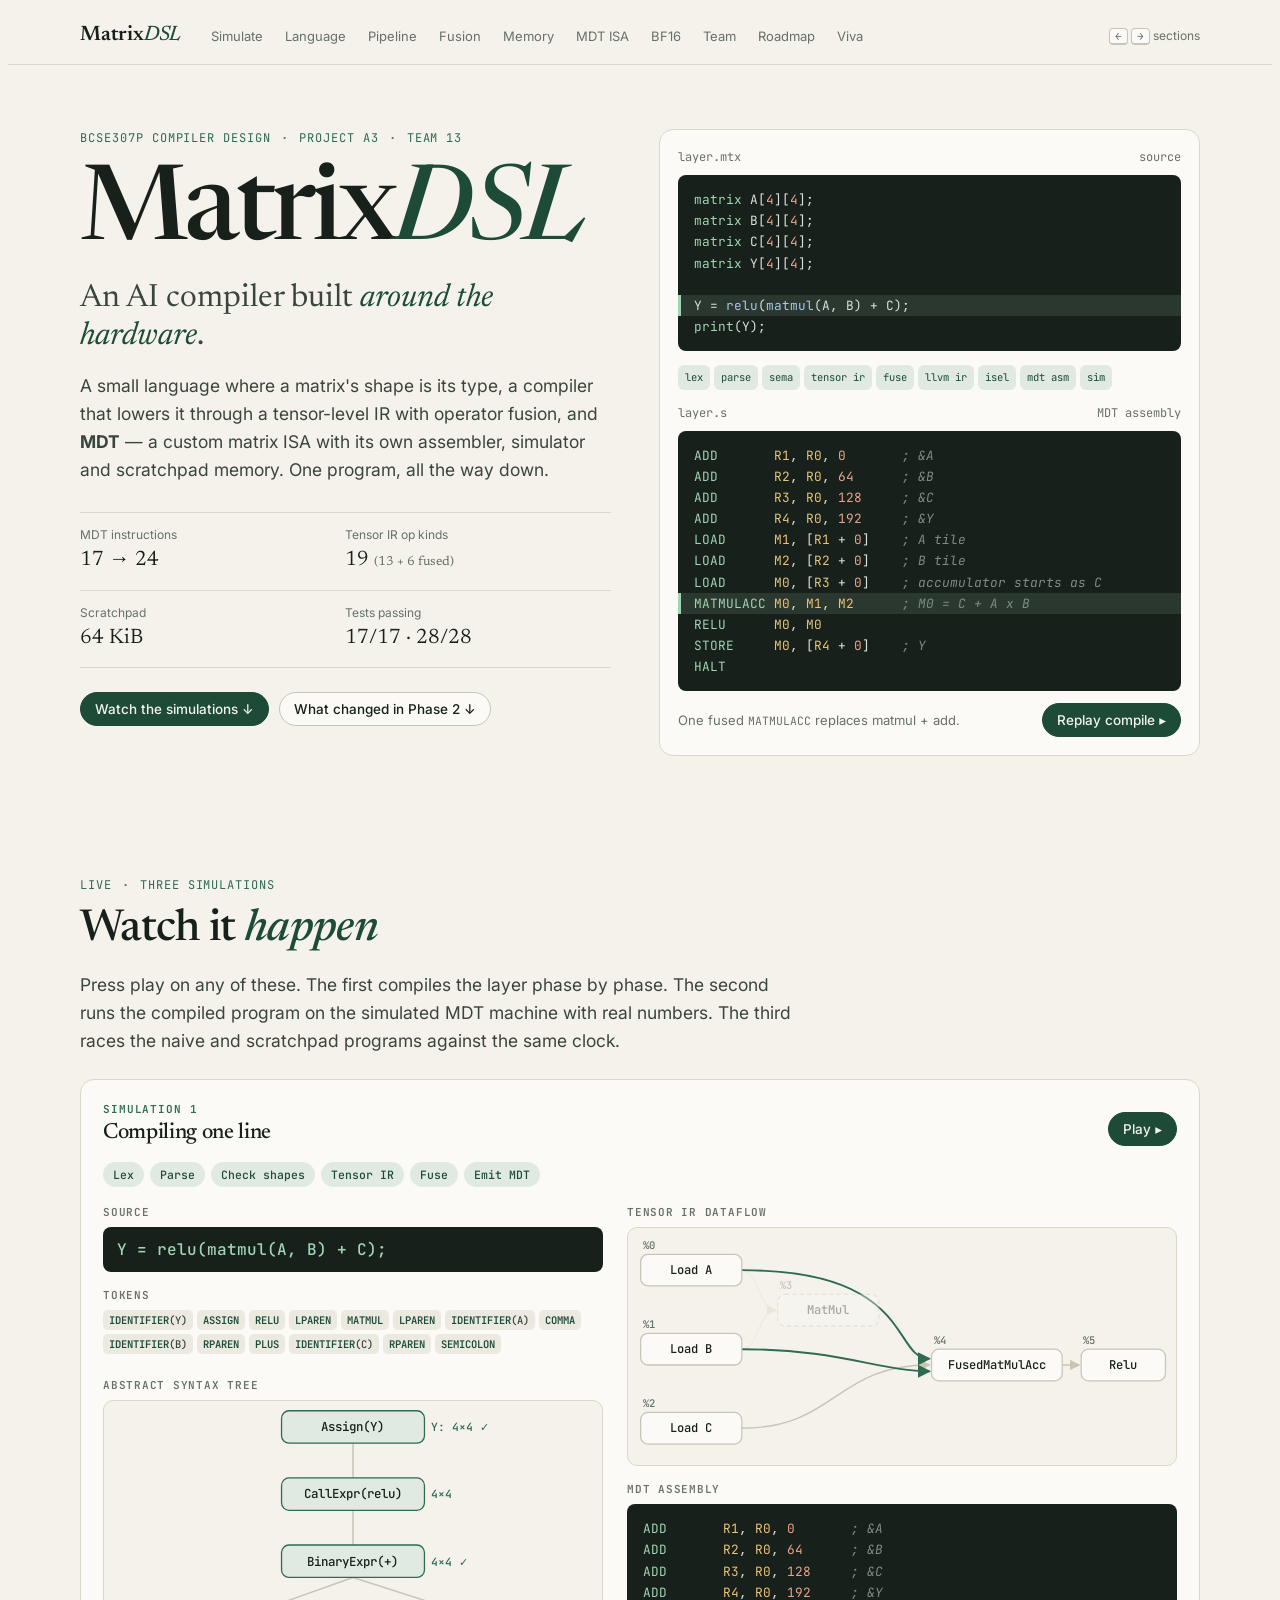
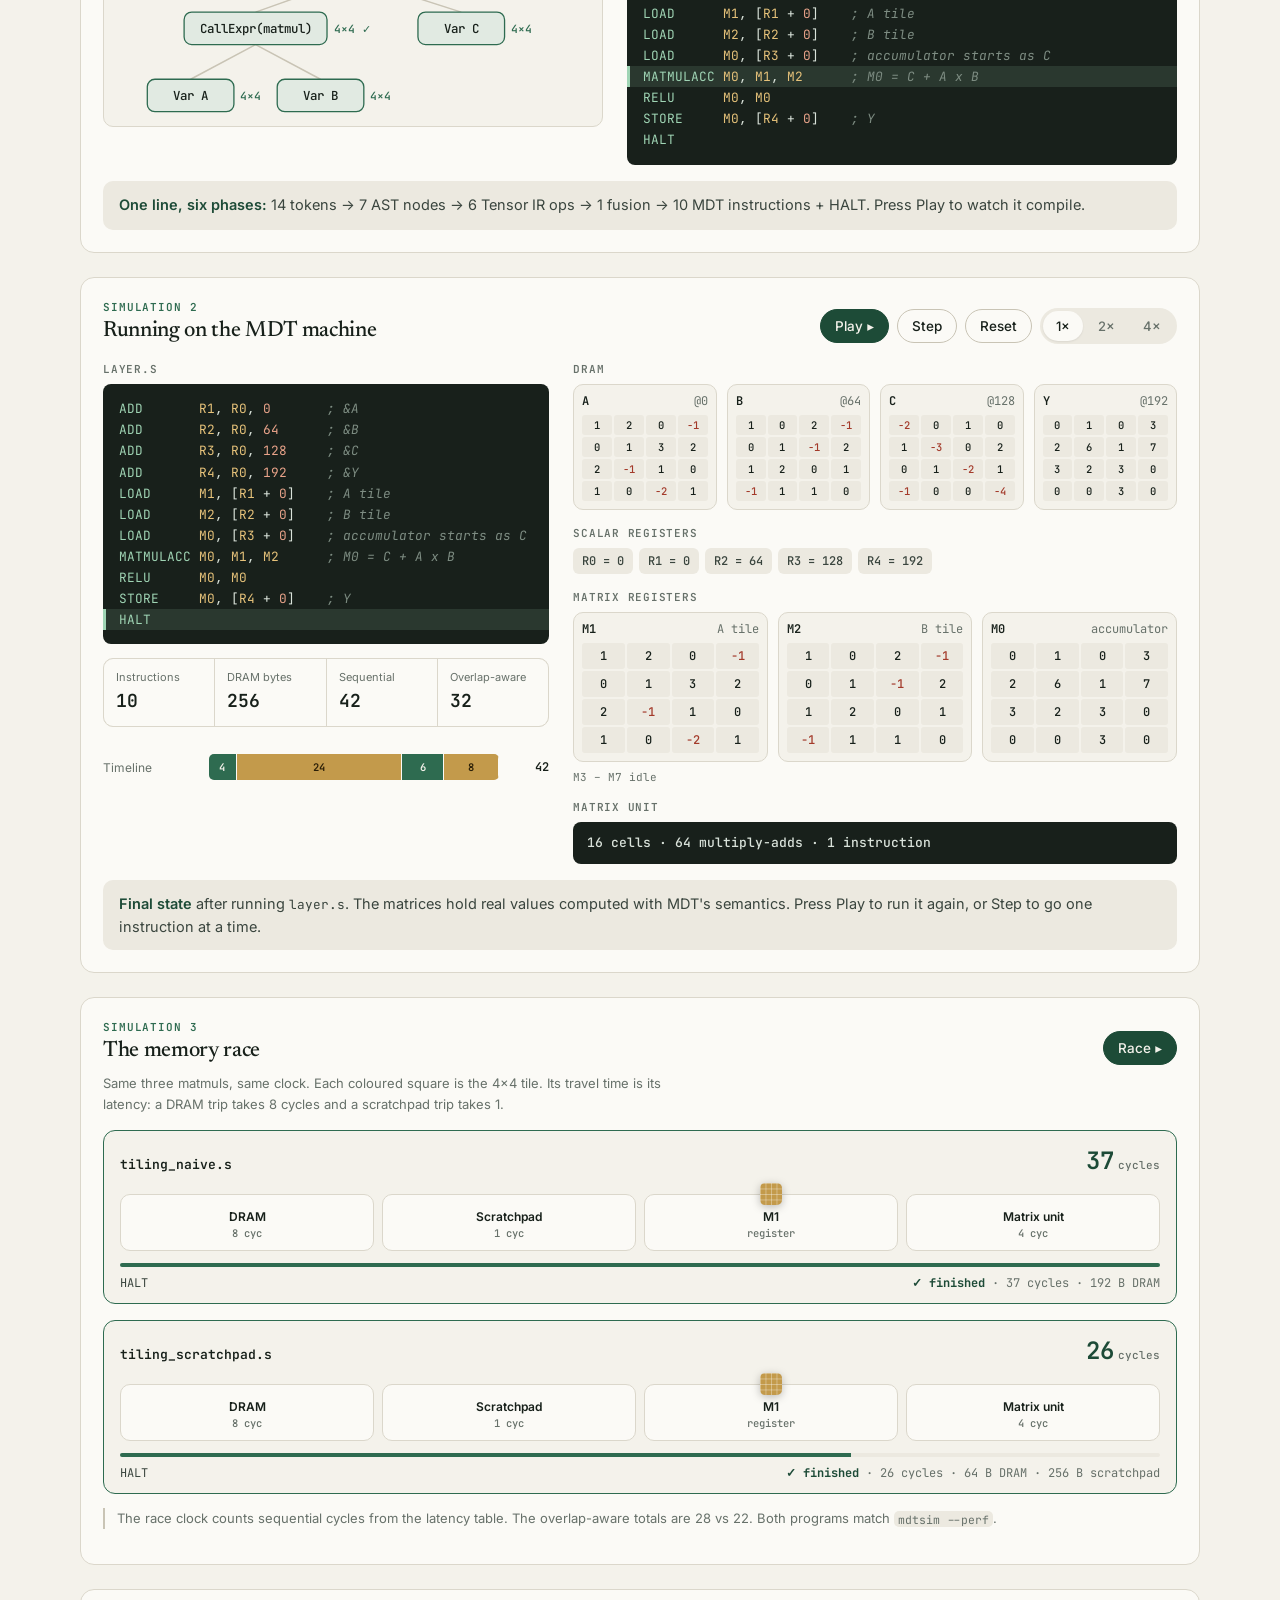
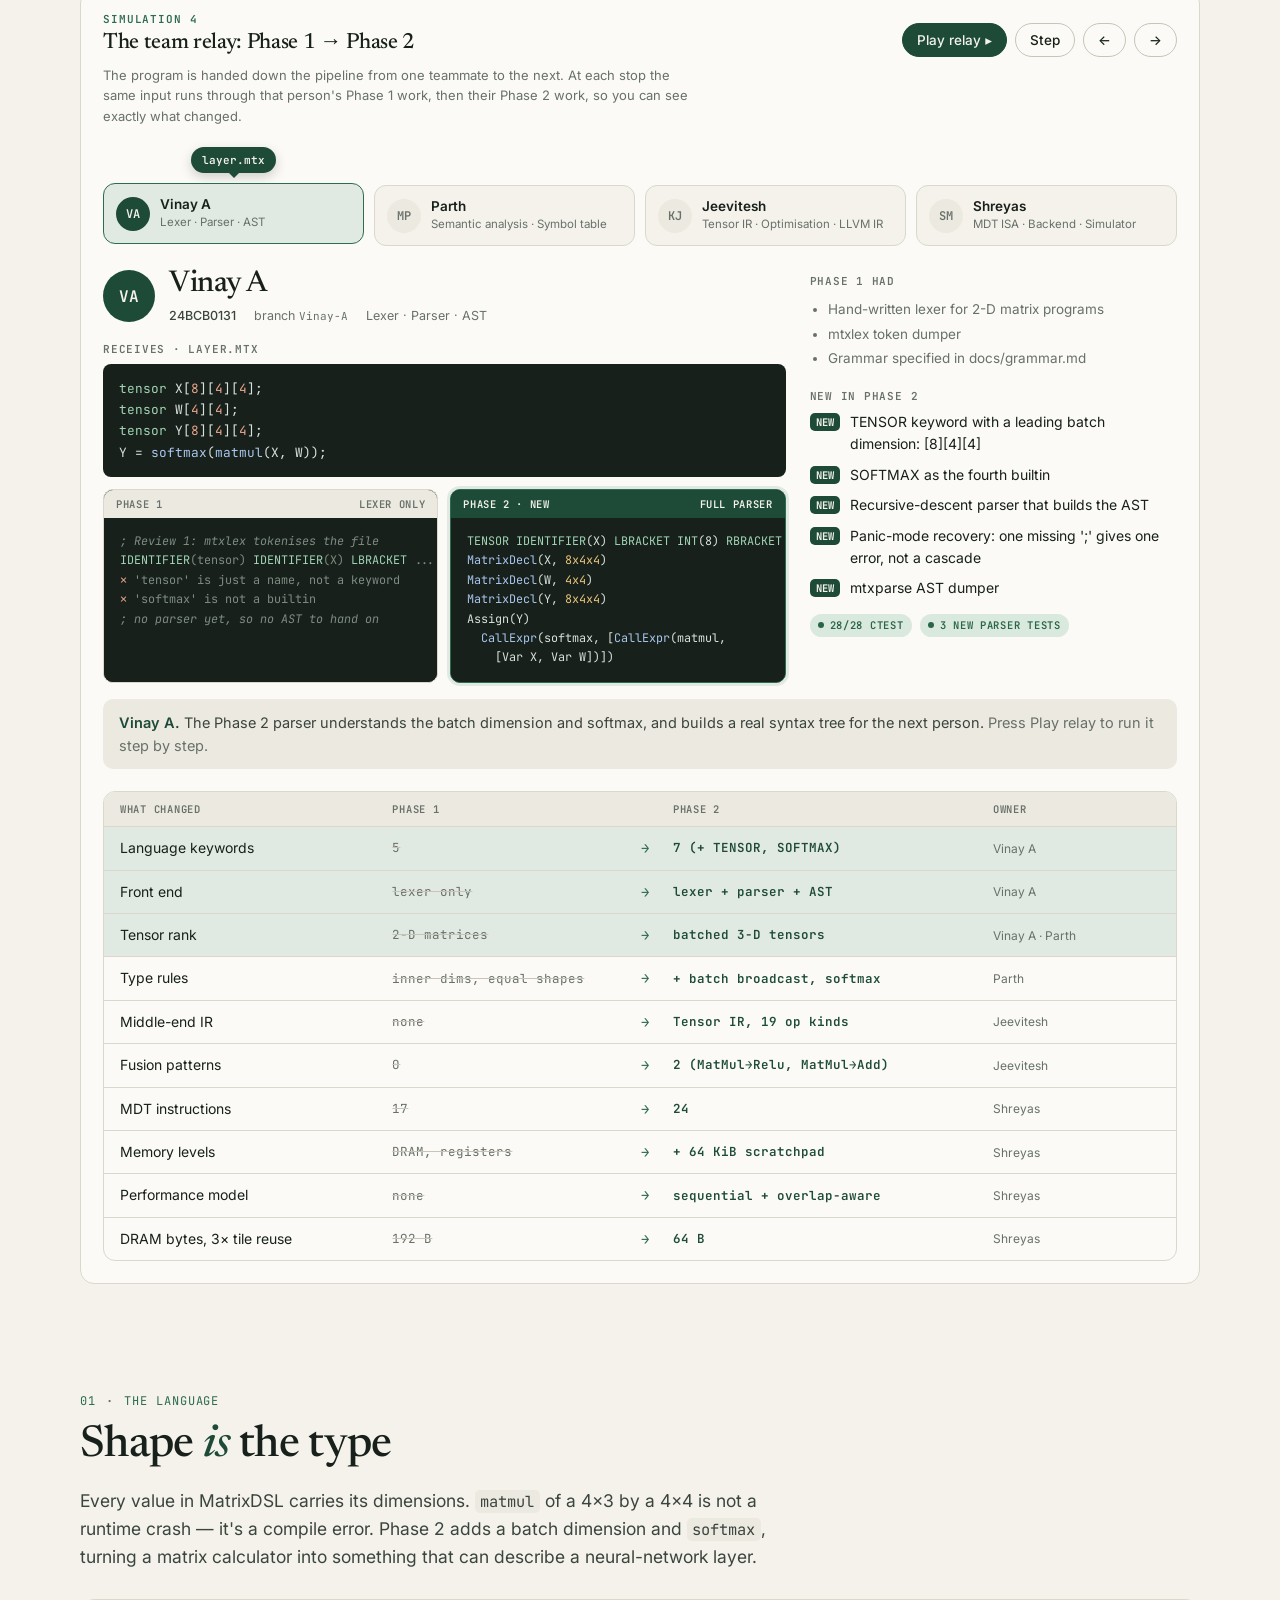
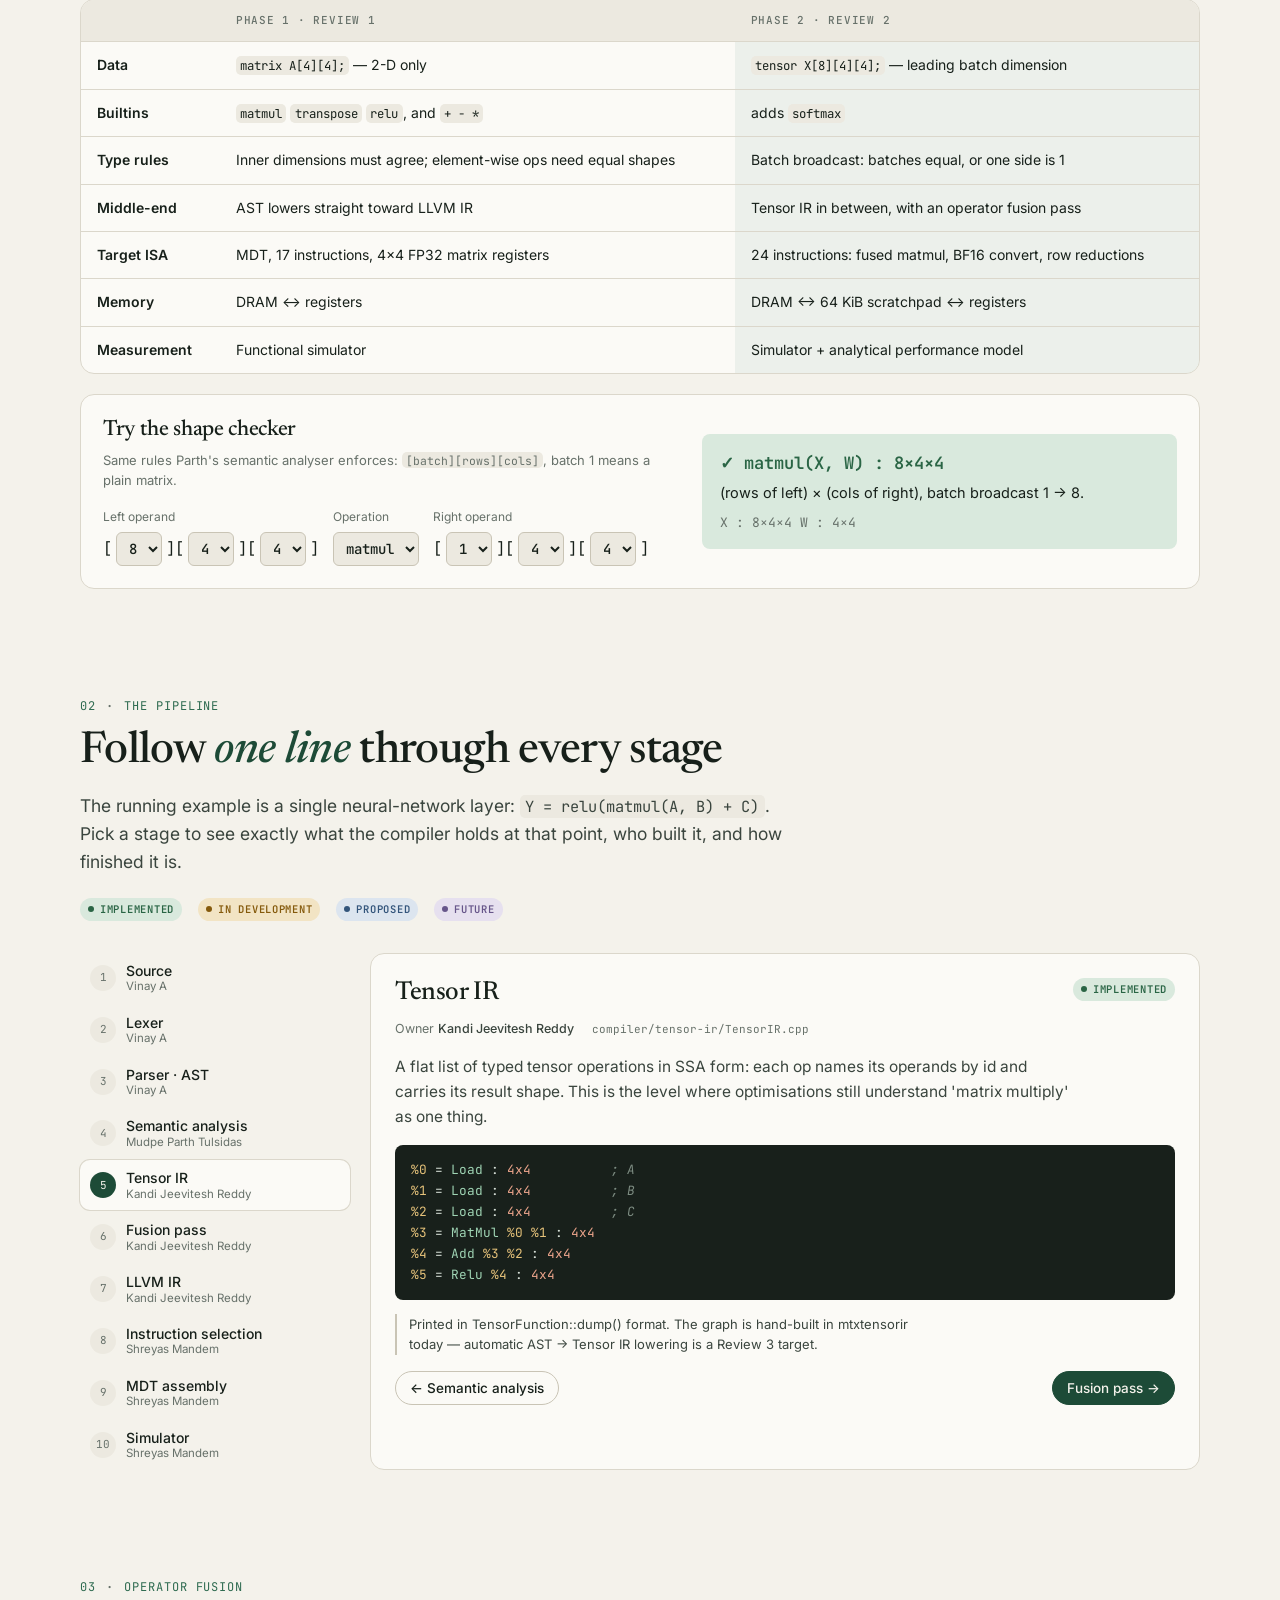
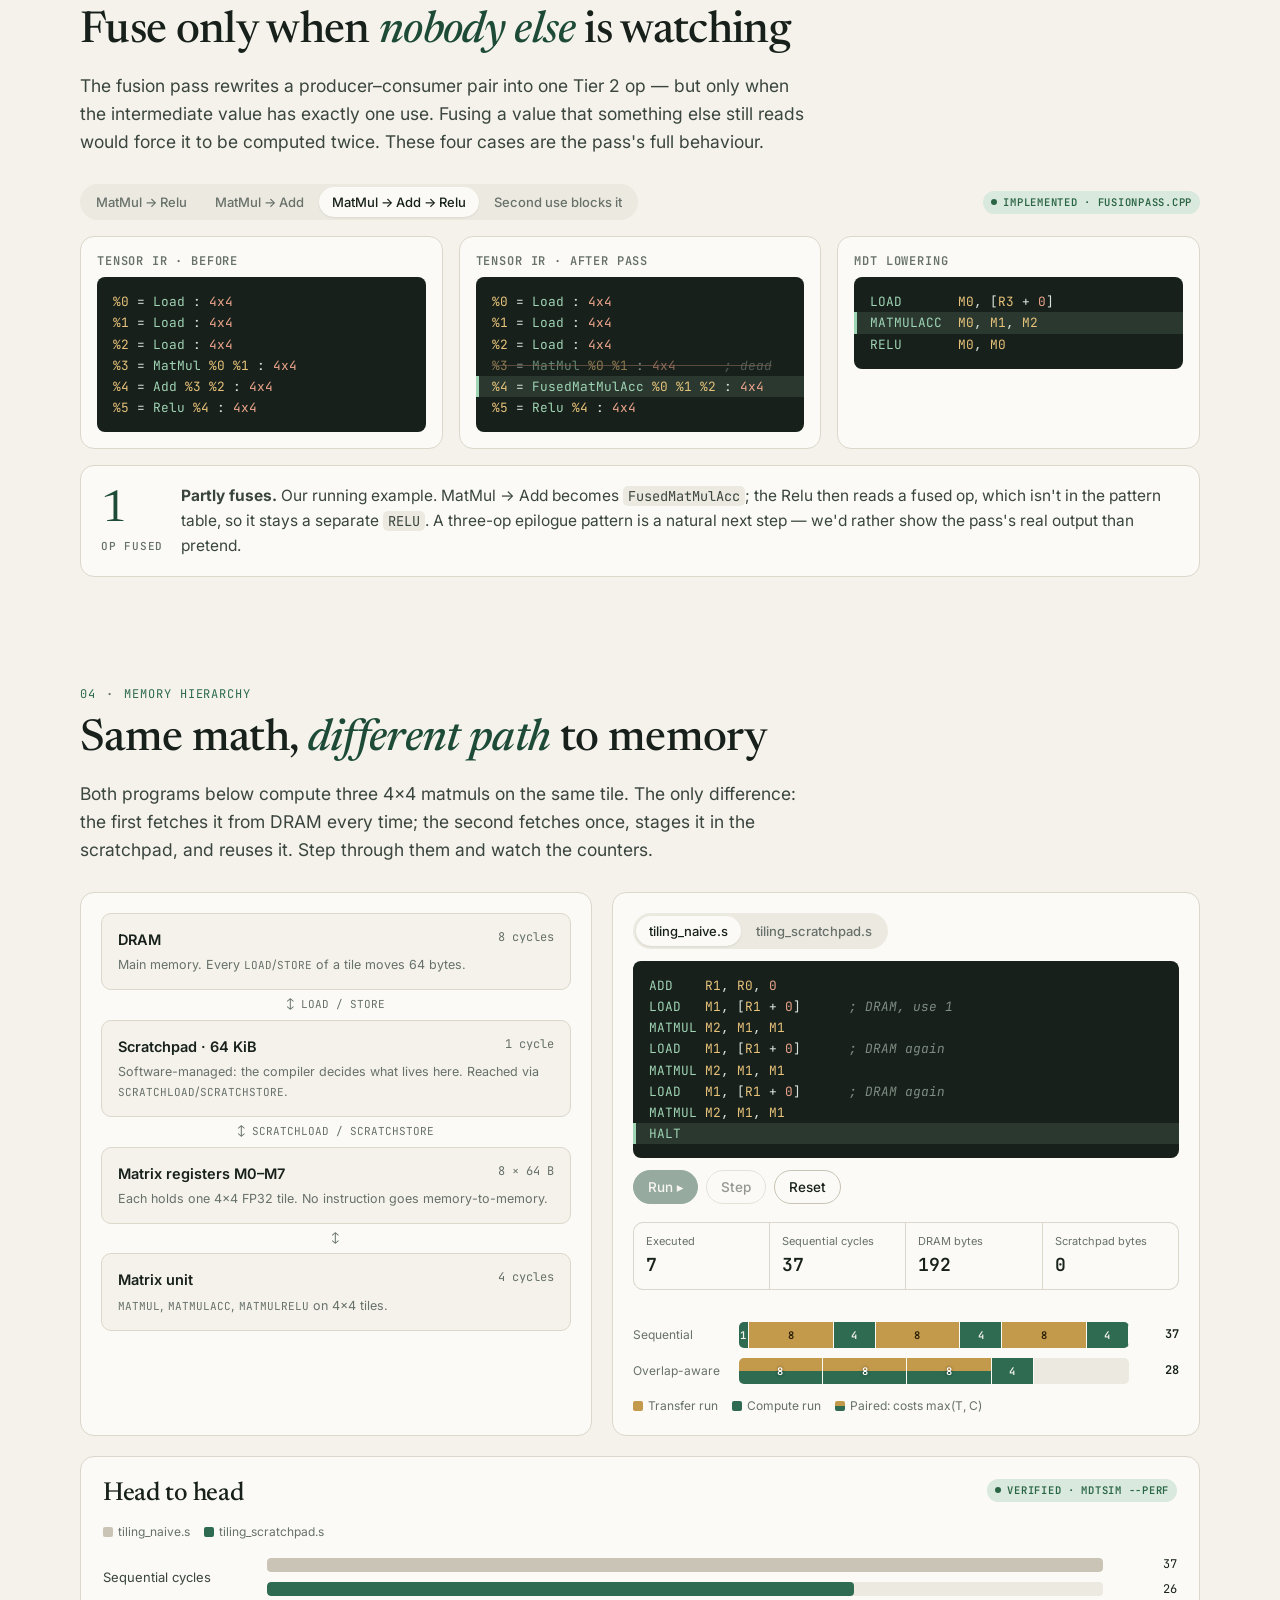
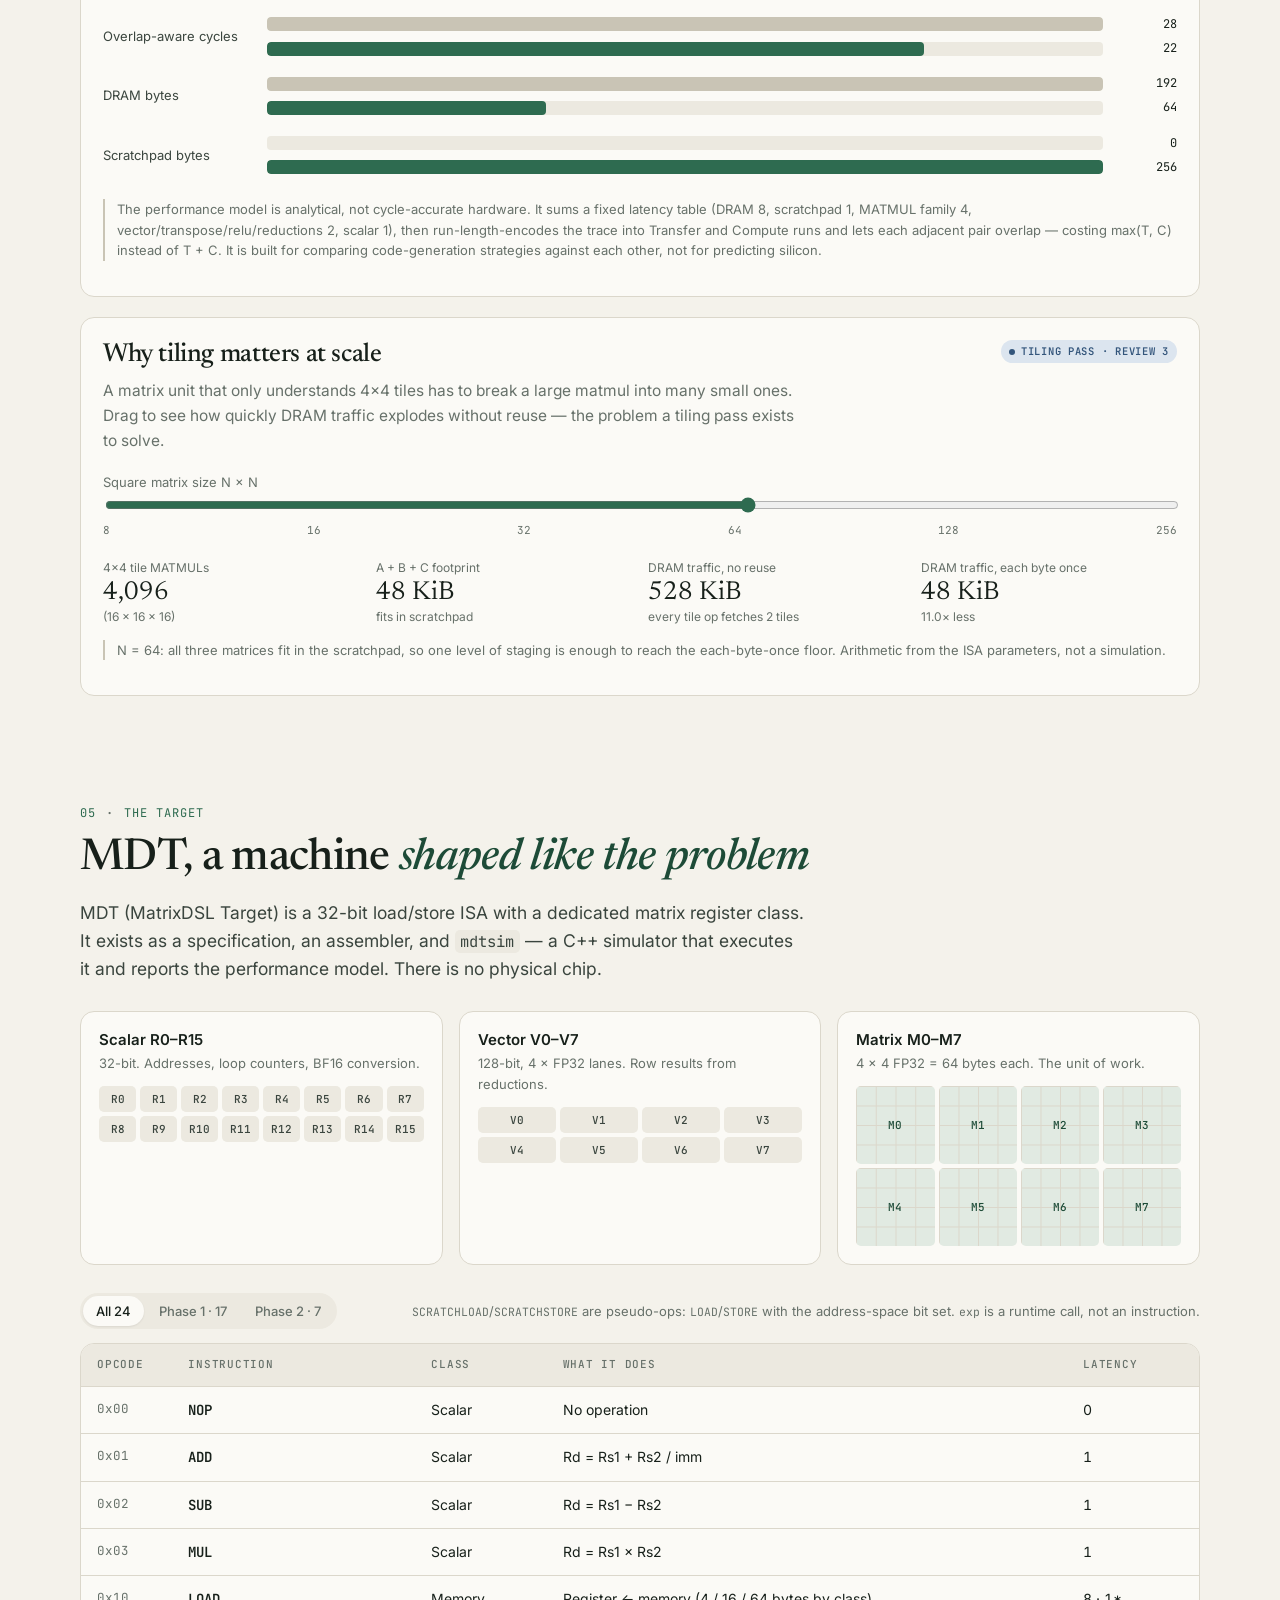
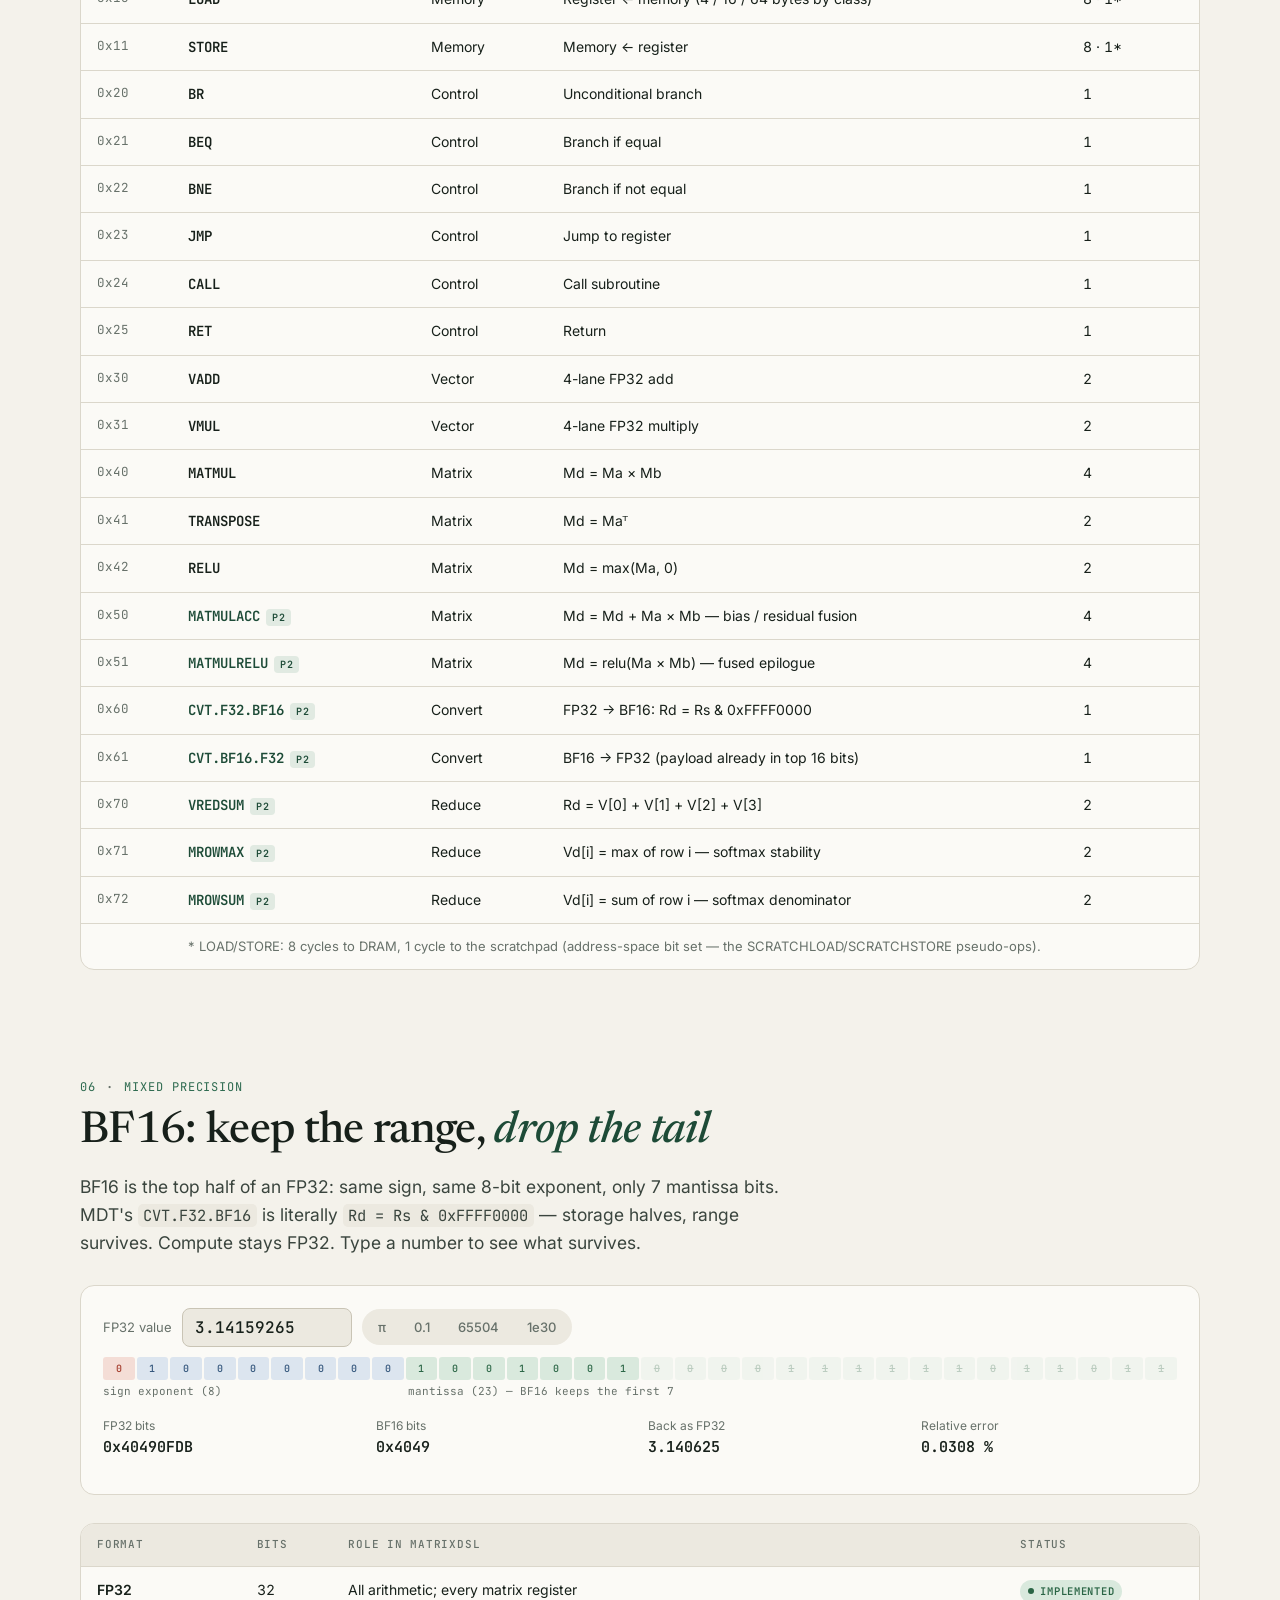
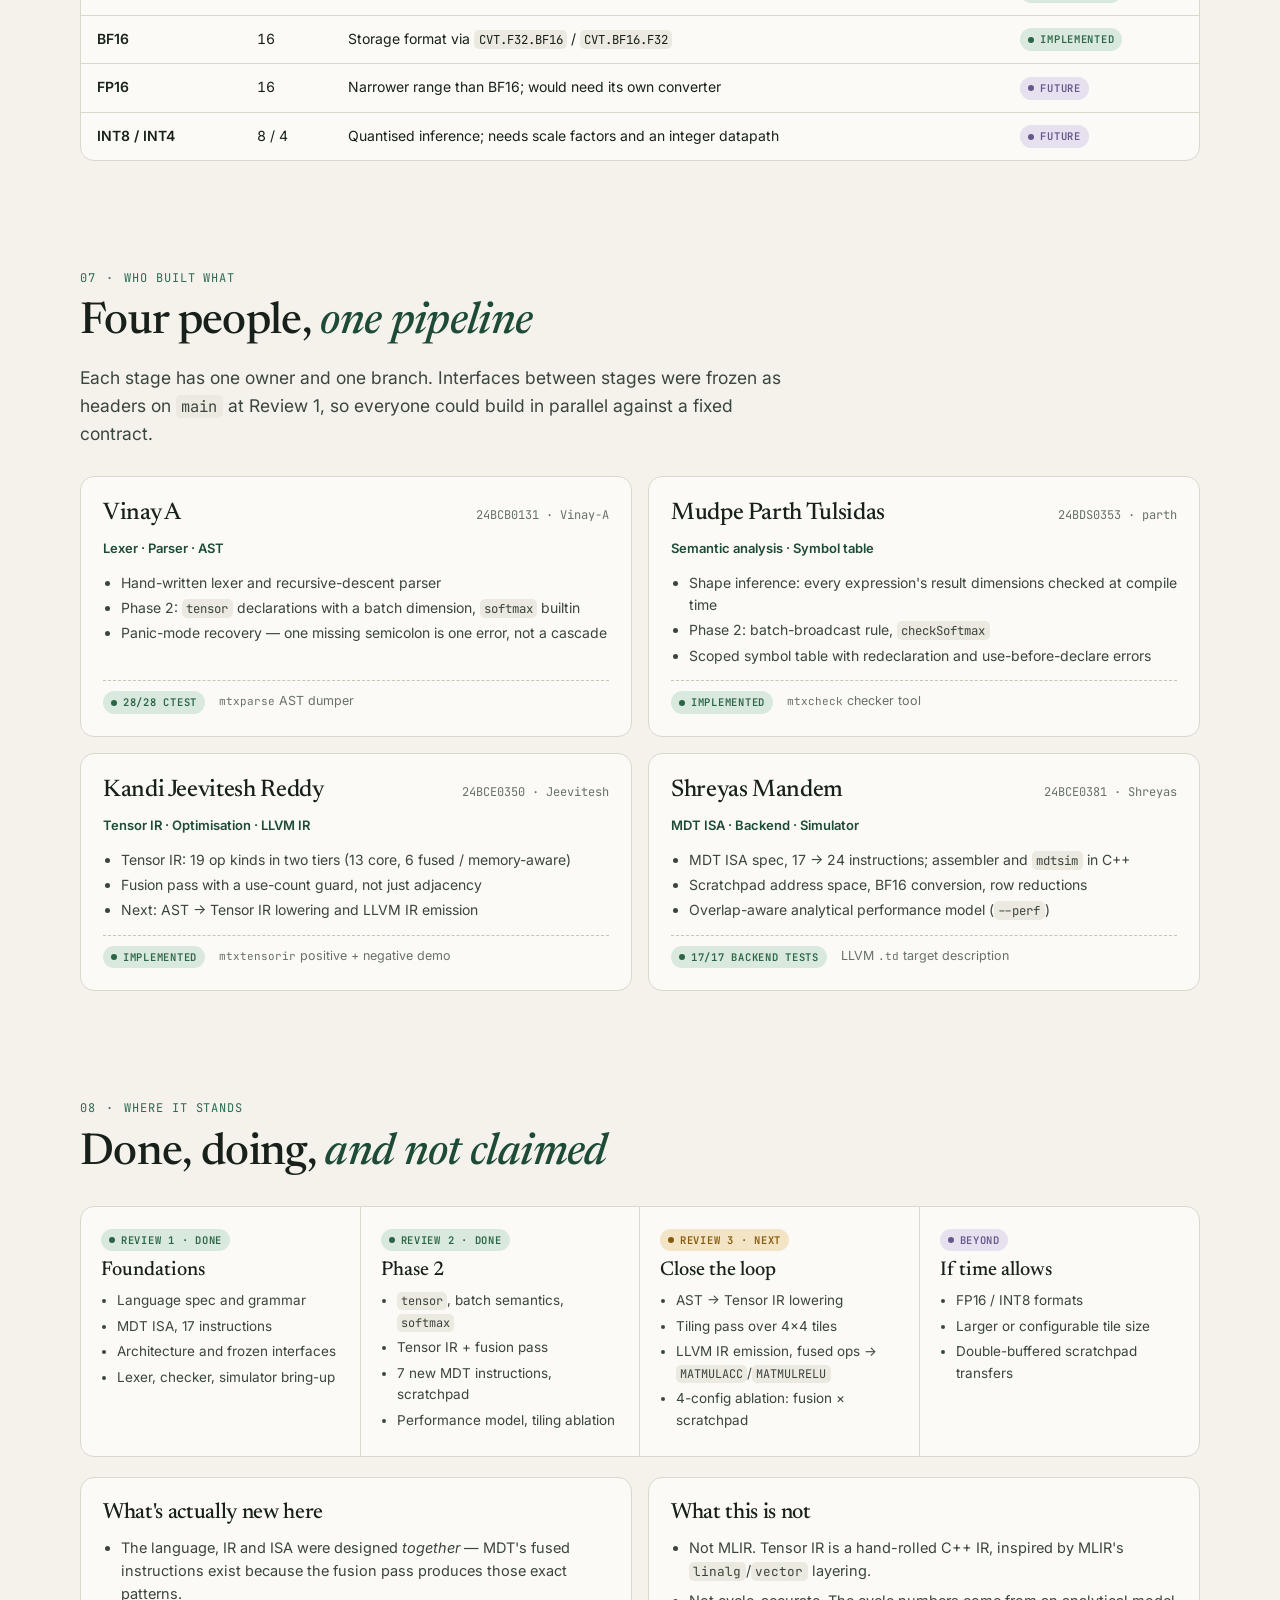
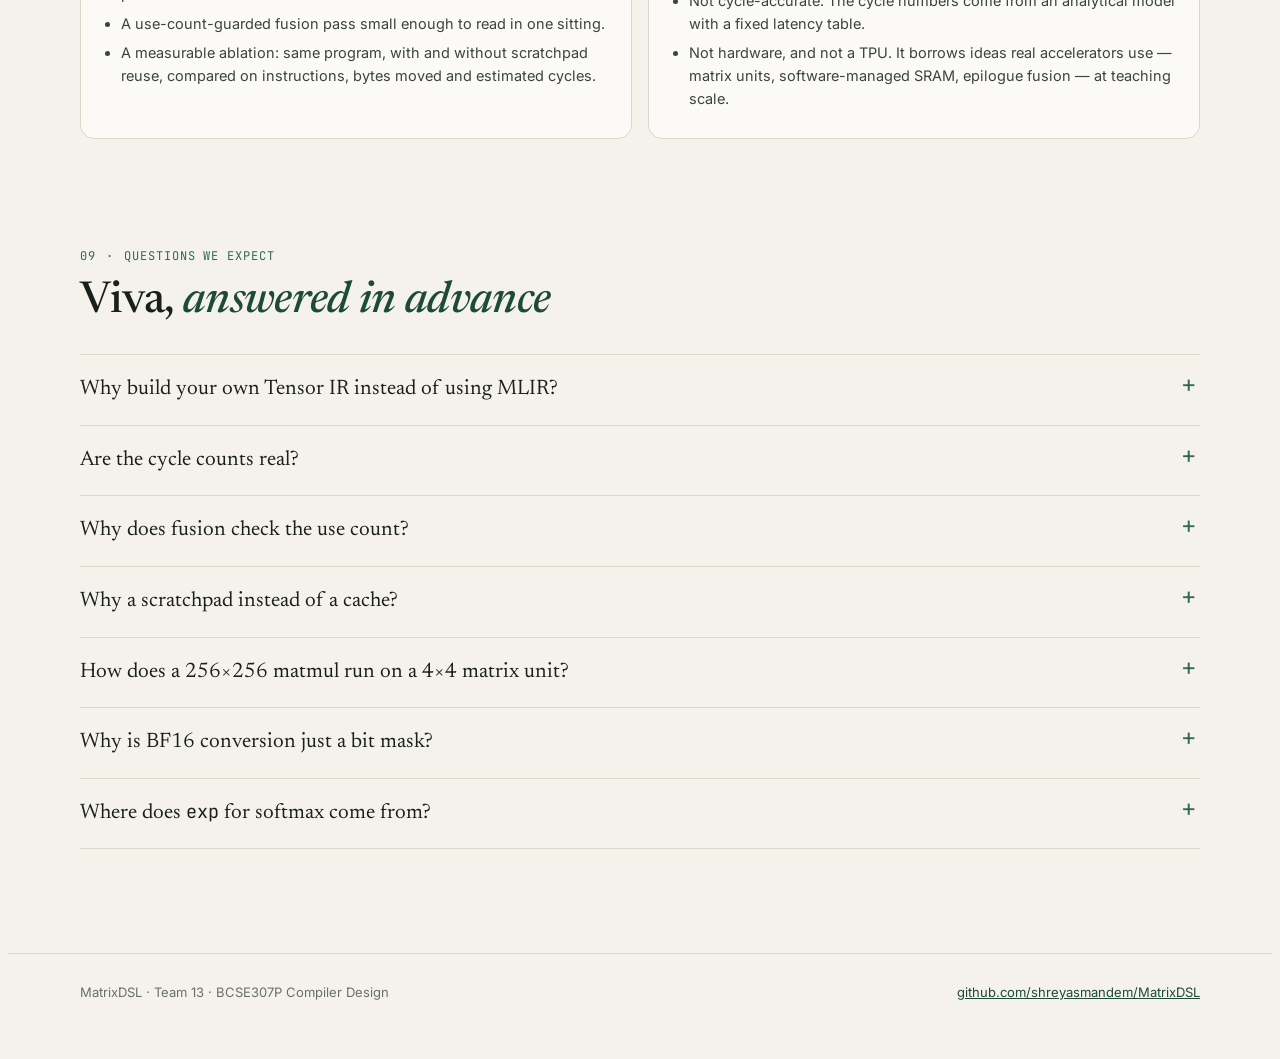
<file: presentation/MatrixDSL-Presentation.html>
<!doctype html>
<meta charset="utf-8">
<meta name="viewport" content="width=device-width, initial-scale=1">
<title>MatrixDSL</title>
<link rel="preconnect" href="https://fonts.googleapis.com">
<link rel="preconnect" href="https://fonts.gstatic.com" crossorigin>
<link rel="stylesheet" href="https://fonts.googleapis.com/css2?family=Newsreader:ital,opsz,wght@0,6..72,400;0,6..72,500;0,6..72,600;1,6..72,400;1,6..72,500&family=Inter:wght@400;500;600&family=JetBrains+Mono:wght@400;500;600&display=swap">
<style>
:root{
  --paper:#F4F2EB; --surface:#FBFAF6; --sunk:#ECE9E0; --ink:#17201A; --ink-2:#3A453E; --muted:#67716A;
  --line:#DBD7CB; --line-2:#C9C4B5; --green:#1D4B37; --green-2:#2E6B50; --tint:#E1EAE2; --on-green:#F4F2EB;
  --code-bg:#18201B; --code-ink:#D9E2DA; --code-dim:#7D8C82; --code-k:#9FD4B4; --code-r:#E6C27A; --code-n:#E9A38A; --code-f:#A9C6EE; --code-hl:rgba(159,212,180,.13);
  --impl:#2A6545; --impl-bg:#D9E9DD; --dev:#855A0C; --dev-bg:#F2E4C4; --prop:#33557B; --prop-bg:#DCE5EF; --fut:#67568A; --fut-bg:#E6E0EF; --bad:#A33A2A; --bad-bg:#F4DDD6;
  --transfer:#C39A4B; --compute:#2E6B50;
  --serif:"Newsreader",Georgia,"Times New Roman",serif; --sans:"Inter",system-ui,-apple-system,"Segoe UI",sans-serif; --mono:"JetBrains Mono",ui-monospace,"Cascadia Code",Consolas,monospace;
  --r:14px; --r-sm:8px;
}
@media (prefers-color-scheme: dark){
  :root:not([data-theme="light"]){
    color-scheme:dark;
    --paper:#111512; --surface:#181E1A; --sunk:#1F2621; --ink:#E5EAE4; --ink-2:#C0C9C2; --muted:#8C978F;
    --line:#2B332D; --line-2:#3A443D; --green:#8CCBA7; --green-2:#74B891; --tint:#1C2A22; --on-green:#0F1411;
    --code-bg:#0C100D; --code-hl:rgba(159,212,180,.10);
    --impl:#8FD1A8; --impl-bg:#1B3024; --dev:#E5BE6E; --dev-bg:#342A15; --prop:#9DBDE3; --prop-bg:#1D2A3A; --fut:#C2B2E2; --fut-bg:#2A2436; --bad:#EE9A86; --bad-bg:#3A201B;
    --transfer:#D2AE63; --compute:#6FB690;
  }
}
:root[data-theme="dark"]{
  color-scheme:dark;
  --paper:#111512; --surface:#181E1A; --sunk:#1F2621; --ink:#E5EAE4; --ink-2:#C0C9C2; --muted:#8C978F;
  --line:#2B332D; --line-2:#3A443D; --green:#8CCBA7; --green-2:#74B891; --tint:#1C2A22; --on-green:#0F1411;
  --code-bg:#0C100D; --code-hl:rgba(159,212,180,.10);
  --impl:#8FD1A8; --impl-bg:#1B3024; --dev:#E5BE6E; --dev-bg:#342A15; --prop:#9DBDE3; --prop-bg:#1D2A3A; --fut:#C2B2E2; --fut-bg:#2A2436; --bad:#EE9A86; --bad-bg:#3A201B;
  --transfer:#D2AE63; --compute:#6FB690;
}
*{box-sizing:border-box}
html{scroll-behavior:smooth;scroll-padding-top:72px}
@media (prefers-reduced-motion: reduce){html{scroll-behavior:auto}*{transition:none!important;animation:none!important}}
body{background:var(--paper);color:var(--ink);font:15.5px/1.6 var(--sans);-webkit-font-smoothing:antialiased}
a{color:var(--green)}
:focus-visible{outline:2px solid var(--green);outline-offset:2px;border-radius:4px}
code,.mono{font-family:var(--mono);font-size:.88em}
p code,li code,td code{background:var(--sunk);padding:.08em .35em;border-radius:5px}

/* nav */
.nav{position:sticky;top:env(safe-area-inset-top,0px);z-index:20;background:color-mix(in srgb,var(--paper) 88%,transparent);backdrop-filter:blur(10px);-webkit-backdrop-filter:blur(10px);border-bottom:1px solid var(--line)}
.nav-in{max-width:1160px;margin:0 auto;padding:0 20px;display:flex;align-items:center;gap:20px;height:56px}
.brand{font-family:var(--serif);font-size:21px;font-weight:600;letter-spacing:-.01em;color:var(--ink);text-decoration:none;white-space:nowrap}
.brand i{color:var(--green);font-weight:500}
.links{display:flex;gap:2px;overflow-x:auto;scrollbar-width:none;flex:1;min-width:0}
.links::-webkit-scrollbar{display:none}
.links a{font-size:13px;color:var(--muted);text-decoration:none;padding:6px 10px;border-radius:999px;white-space:nowrap;transition:background .2s,color .2s}
.links a:hover{color:var(--ink)}
.links a.on{background:var(--tint);color:var(--green);font-weight:500}
.keys{font-size:12px;color:var(--muted);white-space:nowrap}
.keys kbd{font-family:var(--mono);font-size:11px;border:1px solid var(--line-2);border-bottom-width:2px;border-radius:4px;padding:0 5px;background:var(--surface)}
@media (max-width:760px){.keys{display:none}}

/* layout */
.wrap{max-width:1160px;margin:0 auto;padding-inline:20px}
section{padding-block:84px 24px}
.eyebrow{font-family:var(--mono);font-size:12px;letter-spacing:.08em;text-transform:uppercase;color:var(--green-2);display:flex;gap:10px;align-items:center}
.eyebrow b{font-weight:600;color:var(--muted)}
h1,h2,h3{font-family:var(--serif);font-weight:500;letter-spacing:-.015em;text-wrap:balance;margin:0}
h2{font-size:clamp(30px,4.2vw,44px);line-height:1.08;margin-top:12px}
h2 em,h1 em{font-style:italic;color:var(--green)}
h3{font-size:22px;line-height:1.2}
.lede{font-size:17.5px;color:var(--ink-2);max-width:66ch;margin:16px 0 0}
.muted{color:var(--muted)}
.small{font-size:13px}
.card{background:var(--surface);border:1px solid var(--line);border-radius:var(--r)}
.grid2{display:grid;grid-template-columns:1fr 1fr;gap:20px}
@media (max-width:880px){.grid2{grid-template-columns:1fr}}

/* status chips */
.st{display:inline-flex;align-items:center;gap:6px;font-family:var(--mono);font-size:10.5px;font-weight:600;letter-spacing:.07em;text-transform:uppercase;padding:3px 8px;border-radius:999px;white-space:nowrap;vertical-align:middle}
.st::before{content:"";width:6px;height:6px;border-radius:50%;background:currentColor}
.st.impl{color:var(--impl);background:var(--impl-bg)}
.st.dev{color:var(--dev);background:var(--dev-bg)}
.st.prop{color:var(--prop);background:var(--prop-bg)}
.st.fut{color:var(--fut);background:var(--fut-bg)}
.legend{display:flex;flex-wrap:wrap;gap:8px 16px;margin-top:22px;align-items:center}
.legend span.t{font-size:13px;color:var(--muted)}

/* buttons */
.btn{font:500 13.5px var(--sans);border:1px solid var(--line-2);background:var(--surface);color:var(--ink);padding:8px 14px;border-radius:999px;cursor:pointer;display:inline-flex;gap:8px;align-items:center;transition:background .15s,border-color .15s}
.btn:hover{border-color:var(--green-2)}
.btn.pri{background:var(--green);border-color:var(--green);color:var(--on-green)}
.btn.pri:hover{filter:brightness(1.08)}
.btn:disabled{opacity:.45;cursor:default}
.seg{display:inline-flex;background:var(--sunk);border-radius:999px;padding:3px;gap:2px;flex-wrap:wrap}
.seg button{font:500 13px var(--sans);border:0;background:transparent;color:var(--muted);padding:7px 13px;border-radius:999px;cursor:pointer}
.seg button[aria-pressed="true"]{background:var(--surface);color:var(--ink);box-shadow:0 1px 2px rgba(0,0,0,.08)}

/* code */
.code{background:var(--code-bg);color:var(--code-ink);font:12.8px/1.65 var(--mono);border-radius:var(--r-sm);padding:14px 16px;margin:0;overflow-x:auto;white-space:pre;tab-size:2}
.code .c{color:var(--code-dim);font-style:italic}.code .k{color:var(--code-k)}.code .r{color:var(--code-r)}.code .n{color:var(--code-n)}.code .f{color:var(--code-f)}.code .d{color:var(--code-f)}.code .l{color:var(--code-r)}
.code .ln{display:block;margin:0 -16px;padding:0 16px;transition:background .25s}
.code .ln.hot{background:var(--code-hl);box-shadow:inset 3px 0 0 var(--code-k)}
.code .ln.dim{opacity:.38}
.code .ln.dead{text-decoration:line-through;text-decoration-color:rgba(233,163,138,.6);opacity:.55}
.fname{font-family:var(--mono);font-size:12px;color:var(--muted);display:flex;justify-content:space-between;gap:10px;align-items:center;margin-bottom:8px}

/* hero */
.hero{padding-block:64px 36px}
.hero-grid{display:grid;grid-template-columns:1fr 1.02fr;gap:48px;align-items:start}
@media (max-width:960px){.hero-grid{grid-template-columns:1fr;gap:32px}}
.hero h1{font-size:clamp(56px,9vw,104px);line-height:.95;letter-spacing:-.035em;font-weight:500;margin-top:18px}
.hero .tag{font-family:var(--serif);font-size:clamp(24px,3vw,32px);line-height:1.2;margin:14px 0 0;color:var(--ink-2);font-weight:400}
.hero .tag em{color:var(--green)}
.facts{display:grid;grid-template-columns:repeat(2,minmax(0,1fr));gap:0;margin:28px 0 0;border-top:1px solid var(--line)}
.facts div{padding:12px 0;border-bottom:1px solid var(--line)}
.facts div:nth-child(odd){padding-right:16px}
.facts dt{font-size:12px;color:var(--muted)}
.facts dd{margin:0;font-family:var(--serif);font-size:21px;font-variant-numeric:tabular-nums}
.compile{padding:18px}
.ticker{display:flex;gap:4px;margin:14px 0;flex-wrap:wrap}
.ticker span{font-family:var(--mono);font-size:10.5px;padding:4px 7px;border-radius:6px;background:var(--sunk);color:var(--muted);transition:background .25s,color .25s}
.ticker span.on{background:var(--green);color:var(--on-green)}
.ticker span.done{background:var(--tint);color:var(--green)}
.compile-foot{display:flex;justify-content:space-between;align-items:center;gap:12px;margin-top:12px;flex-wrap:wrap}

/* compare table */
.tbl-wrap{overflow-x:auto;margin-top:28px;border:1px solid var(--line);border-radius:var(--r);background:var(--surface)}
table{border-collapse:collapse;width:100%;font-size:14px}
th,td{text-align:left;padding:12px 16px;border-bottom:1px solid var(--line);vertical-align:top}
tr:last-child td{border-bottom:0}
th{font-family:var(--mono);font-size:11px;letter-spacing:.07em;text-transform:uppercase;color:var(--muted);font-weight:500;background:var(--sunk)}
td.rowh{font-weight:600;white-space:nowrap}
td.p2{background:color-mix(in srgb,var(--tint) 55%,transparent)}
.num{font-variant-numeric:tabular-nums}

/* shape checker */
.checker{padding:22px;margin-top:20px;display:grid;grid-template-columns:1.2fr 1fr;gap:28px;align-items:center}
@media (max-width:880px){.checker{grid-template-columns:1fr}}
.operands{display:flex;flex-wrap:wrap;gap:14px;align-items:flex-end}
.opnd{display:flex;flex-direction:column;gap:6px}
.opnd label{font-size:12px;color:var(--muted)}
.dims{display:flex;gap:4px;align-items:center;font-family:var(--mono)}
select{font:500 14px var(--mono);background:var(--sunk);color:var(--ink);border:1px solid var(--line-2);border-radius:6px;padding:6px 8px}
.verdict{border-radius:var(--r-sm);padding:16px 18px;font-size:14.5px}
.verdict.ok{background:var(--impl-bg);color:var(--ink)}
.verdict.err{background:var(--bad-bg);color:var(--ink)}
.verdict .big{font-family:var(--mono);font-size:17px;font-weight:600;display:block;margin-bottom:4px}
.verdict.ok .big{color:var(--impl)}.verdict.err .big{color:var(--bad)}

/* pipeline */
.pipe{display:grid;grid-template-columns:270px 1fr;gap:20px;margin-top:32px}
@media (max-width:880px){.pipe{grid-template-columns:1fr}}
.rail{display:flex;flex-direction:column;gap:2px;position:relative}
@media (max-width:880px){.rail{flex-direction:row;overflow-x:auto;padding-bottom:6px}}
.stage{display:grid;grid-template-columns:26px 1fr;gap:10px;align-items:center;text-align:left;background:transparent;border:0;border-radius:10px;padding:9px 10px;cursor:pointer;color:var(--ink);font:inherit}
@media (max-width:880px){.stage{flex:0 0 auto;grid-template-columns:22px auto}}
.stage:hover{background:var(--sunk)}
.stage[aria-selected="true"]{background:var(--surface);box-shadow:0 0 0 1px var(--line)}
.stage .ix{font-family:var(--mono);font-size:11px;width:26px;height:26px;border-radius:50%;display:grid;place-items:center;background:var(--sunk);color:var(--muted)}
.stage[aria-selected="true"] .ix{background:var(--green);color:var(--on-green)}
.stage .nm{font-size:14px;font-weight:500;line-height:1.25}
.stage .ow{font-size:11.5px;color:var(--muted);display:block;font-weight:400}
.panel{padding:24px}
.panel-head{display:flex;justify-content:space-between;gap:14px;align-items:flex-start;flex-wrap:wrap}
.panel-head h3{font-size:26px}
.panel p{color:var(--ink-2);max-width:68ch}
.meta{display:flex;gap:18px;flex-wrap:wrap;font-size:12.5px;color:var(--muted);margin:10px 0 16px}
.meta b{color:var(--ink-2);font-weight:500}
.panel-nav{display:flex;justify-content:space-between;margin-top:16px;gap:10px}
.note{font-size:13px;color:var(--muted);border-left:2px solid var(--line-2);padding-left:12px;margin-top:14px}

/* fusion */
.fx-top{display:flex;justify-content:space-between;gap:16px;flex-wrap:wrap;align-items:center;margin-top:28px}
.fx-grid{display:grid;grid-template-columns:1fr 1fr 1fr;gap:16px;margin-top:16px}
@media (max-width:960px){.fx-grid{grid-template-columns:1fr}}
.fx-col{padding:16px;display:flex;flex-direction:column;gap:8px}
.fx-col h4{margin:0;font:600 12px var(--mono);letter-spacing:.07em;text-transform:uppercase;color:var(--muted)}
.fx-verdict{margin-top:16px;padding:18px 20px;display:grid;grid-template-columns:auto 1fr;gap:18px;align-items:center}
@media (max-width:600px){.fx-verdict{grid-template-columns:1fr}}
.fx-count{font-family:var(--serif);font-size:44px;line-height:1;color:var(--green)}
.fx-count small{display:block;font:500 11px var(--mono);letter-spacing:.07em;text-transform:uppercase;color:var(--muted);margin-top:6px}

/* memory */
.mem{display:grid;grid-template-columns:1fr 1.15fr;gap:20px;margin-top:28px}
@media (max-width:960px){.mem{grid-template-columns:1fr}}
.levels{display:flex;flex-direction:column;gap:10px;padding:20px}
.lvl{display:grid;grid-template-columns:1fr auto;gap:4px 12px;padding:14px 16px;border-radius:10px;border:1px solid var(--line);background:var(--paper);transition:background .25s,border-color .25s,transform .25s}
.lvl .ln1{font-weight:600;font-size:14.5px}
.lvl .ln2{grid-column:1/-1;font-size:12.5px;color:var(--muted)}
.lvl .lat{font-family:var(--mono);font-size:12px;color:var(--muted)}
.lvl.act{background:var(--tint);border-color:var(--green-2);transform:translateX(4px)}
.lvl.act .lat{color:var(--green)}
.arrow{font-family:var(--mono);font-size:11px;color:var(--muted);text-align:center;margin:-4px 0}
.counters{display:grid;grid-template-columns:repeat(4,minmax(0,1fr));gap:1px;background:var(--line);border:1px solid var(--line);border-radius:10px;overflow:hidden;margin-top:6px}
@media (max-width:520px){.counters{grid-template-columns:repeat(2,minmax(0,1fr))}}
.counters div{background:var(--surface);padding:10px 12px}
.counters dt{font-size:11px;color:var(--muted)}
.counters dd{margin:0;font-family:var(--mono);font-size:18px;font-weight:600;font-variant-numeric:tabular-nums}
.stepper{padding:20px;display:flex;flex-direction:column;gap:12px}
.ctrls{display:flex;gap:8px;flex-wrap:wrap;align-items:center}
.runs{display:flex;flex-direction:column;gap:10px;margin-top:4px}
.lane{display:grid;grid-template-columns:96px 1fr 40px;gap:10px;align-items:center;font-size:12px}
.lane .lb{color:var(--muted)}
.lane .val{font-family:var(--mono);font-weight:600;text-align:right;font-variant-numeric:tabular-nums}
.bars{display:flex;height:26px;border-radius:5px;overflow:hidden;background:var(--sunk)}
.bars span{height:100%;display:grid;place-items:center;font:600 10.5px var(--mono);color:#fff;border-right:1px solid var(--surface);min-width:0;overflow:hidden}
.bars span.T{background:var(--transfer);color:#2A1E07}
.bars span.C{background:var(--compute);color:#F4F2EB}
.bars span.P{background:linear-gradient(180deg,var(--transfer) 0 50%,var(--compute) 50% 100%);color:#fff;text-shadow:0 0 3px rgba(0,0,0,.5)}
.key{display:flex;gap:14px;flex-wrap:wrap;font-size:12px;color:var(--muted)}
.key i{display:inline-block;width:10px;height:10px;border-radius:2px;margin-right:5px;vertical-align:-1px}

.compare{margin-top:20px;padding:22px}
.cmp-row{display:grid;grid-template-columns:150px 1fr;gap:14px;align-items:center;padding:8px 0}
@media (max-width:560px){.cmp-row{grid-template-columns:1fr;gap:6px}}
.cmp-row .lb{font-size:13px;color:var(--ink-2)}
.cmp-bars{display:flex;flex-direction:column;gap:5px}
.cmp-bar{display:grid;grid-template-columns:1fr 64px;gap:10px;align-items:center;font-size:12px}
.cmp-bar .track{height:14px;background:var(--sunk);border-radius:4px;overflow:hidden}
.cmp-bar .fill{height:100%;border-radius:4px}
.cmp-bar .fill.a{background:var(--line-2)}
.cmp-bar .fill.b{background:var(--green-2)}
.cmp-bar .v{font-family:var(--mono);font-variant-numeric:tabular-nums;text-align:right}

/* tiling calc */
.calc{padding:22px;margin-top:20px}
.calc-out{display:grid;grid-template-columns:repeat(4,minmax(0,1fr));gap:16px;margin-top:18px}
@media (max-width:760px){.calc-out{grid-template-columns:repeat(2,minmax(0,1fr))}}
.calc-out dt{font-size:12px;color:var(--muted)}
.calc-out dd{margin:2px 0 0;font-family:var(--serif);font-size:26px;font-variant-numeric:tabular-nums;line-height:1.15}
.calc-out dd small{font:12px var(--sans);color:var(--muted);display:block}
input[type=range]{width:100%;accent-color:var(--green-2)}
.ticks{display:flex;justify-content:space-between;font-family:var(--mono);font-size:11px;color:var(--muted);margin-top:2px}

/* ISA */
.regs{display:grid;grid-template-columns:repeat(3,1fr);gap:16px;margin-top:28px}
@media (max-width:880px){.regs{grid-template-columns:1fr}}
.rf{padding:18px}
.rf h4{margin:0 0 4px;font:600 15px var(--sans)}
.rf p{margin:0 0 12px;font-size:13px;color:var(--muted)}
.cells{display:grid;gap:4px}
.cells span{font:500 11px var(--mono);text-align:center;padding:6px 0;border-radius:5px;background:var(--sunk);color:var(--ink-2)}
.cells.r{grid-template-columns:repeat(8,1fr)}
.cells.v{grid-template-columns:repeat(4,1fr)}
.cells.m{grid-template-columns:repeat(4,1fr)}
.cells.m span{aspect-ratio:1;display:grid;place-items:center;background:var(--tint);color:var(--green);max-width:100%;background-image:linear-gradient(var(--line) 1px,transparent 1px),linear-gradient(90deg,var(--line) 1px,transparent 1px);background-size:25% 25%}
.isa-filter{display:flex;justify-content:space-between;gap:12px;flex-wrap:wrap;align-items:center;margin-top:28px}
.isa-tbl td:first-child{font-family:var(--mono);color:var(--muted);font-size:12.5px}
.isa-tbl td.mn{font-family:var(--mono);font-weight:600;white-space:nowrap}
.isa-tbl tr.p2 td.mn{color:var(--green)}
.tag2{font:600 10px var(--mono);letter-spacing:.06em;padding:2px 6px;border-radius:4px;background:var(--tint);color:var(--green);margin-left:6px}

/* precision */
.bits{display:grid;grid-template-columns:repeat(32,minmax(0,1fr));gap:2px;margin-top:10px}
.bits span{font:500 10px var(--mono);text-align:center;padding:5px 0;border-radius:3px;background:var(--sunk);color:var(--ink-2)}
.bits span.s{background:var(--bad-bg);color:var(--bad)}
.bits span.e{background:var(--prop-bg);color:var(--prop)}
.bits span.m{background:var(--impl-bg);color:var(--impl)}
.bits span.x{opacity:.3;text-decoration:line-through}
@media (max-width:620px){.bits span{font-size:8px;padding:4px 0}}
.bitlab{display:grid;grid-template-columns:1fr 8fr 23fr;gap:2px;font:11px var(--mono);color:var(--muted);margin-top:4px}
.prec-in{display:flex;gap:10px;flex-wrap:wrap;align-items:center}
.prec-in input{font:500 16px var(--mono);background:var(--sunk);color:var(--ink);border:1px solid var(--line-2);border-radius:8px;padding:8px 12px;width:170px}
.kv{display:grid;grid-template-columns:repeat(4,minmax(0,1fr));gap:16px;margin-top:18px}
@media (max-width:700px){.kv{grid-template-columns:repeat(2,minmax(0,1fr))}}
.kv dt{font-size:12px;color:var(--muted)}
.kv dd{margin:2px 0 0;font:600 15px var(--mono);font-variant-numeric:tabular-nums;word-break:break-all}

/* team */
.team{display:grid;grid-template-columns:repeat(2,minmax(0,1fr));gap:16px;margin-top:28px}
@media (max-width:820px){.team{grid-template-columns:1fr}}
.member{padding:22px;display:flex;flex-direction:column;gap:10px}
.member .who{display:flex;justify-content:space-between;gap:10px;align-items:baseline;flex-wrap:wrap}
.member h3{font-size:24px}
.member .id{font-family:var(--mono);font-size:12px;color:var(--muted)}
.member .role{font-size:13px;font-weight:600;color:var(--green)}
.member ul{margin:0;padding-left:18px;color:var(--ink-2);font-size:14px}
.member li{margin:3px 0}
.member .ev{margin-top:auto;padding-top:10px;border-top:1px dashed var(--line-2);font-size:12.5px;color:var(--muted);display:flex;gap:8px 14px;flex-wrap:wrap}

/* roadmap */
.road{display:grid;grid-template-columns:repeat(4,minmax(0,1fr));gap:0;margin-top:28px;border:1px solid var(--line);border-radius:var(--r);background:var(--surface);overflow:hidden}
@media (max-width:900px){.road{grid-template-columns:1fr 1fr}}
@media (max-width:560px){.road{grid-template-columns:1fr}}
.road > div{padding:20px;border-right:1px solid var(--line)}
.road > div:last-child{border-right:0}
@media (max-width:900px){.road > div{border-bottom:1px solid var(--line)}}
.road h4{margin:8px 0 10px;font:500 20px var(--serif)}
.road ul{margin:0;padding-left:16px;font-size:13.5px;color:var(--ink-2)}
.road li{margin:4px 0}
.honest{display:grid;grid-template-columns:1fr 1fr;gap:16px;margin-top:20px}
@media (max-width:820px){.honest{grid-template-columns:1fr}}
.honest .card{padding:22px}
.honest ul{margin:10px 0 0;padding-left:18px;color:var(--ink-2);font-size:14.5px}
.honest li{margin:6px 0}

/* viva */
.qa{margin-top:28px;border-top:1px solid var(--line)}
details{border-bottom:1px solid var(--line)}
summary{list-style:none;cursor:pointer;padding:18px 36px 18px 0;font-family:var(--serif);font-size:21px;position:relative}
summary::-webkit-details-marker{display:none}
summary::after{content:"+";position:absolute;right:4px;top:14px;font:400 24px var(--sans);color:var(--green-2);transition:transform .2s}
details[open] summary::after{transform:rotate(45deg)}
details p{margin:0 0 20px;color:var(--ink-2);max-width:72ch}

/* simulations */
a.btn{text-decoration:none}
.sim{padding:22px;margin-top:24px}
.sim-k{font:600 11px var(--mono);letter-spacing:.08em;text-transform:uppercase;color:var(--green-2);margin-bottom:4px}
.sim-head{display:flex;justify-content:space-between;gap:14px;flex-wrap:wrap;align-items:flex-end}
.sim-ctrl{display:flex;gap:8px;flex-wrap:wrap;align-items:center}
.phases{display:flex;gap:6px;flex-wrap:wrap;margin-top:16px}
.phases span{font:500 11.5px var(--mono);padding:5px 10px;border-radius:999px;background:var(--sunk);color:var(--muted);transition:background .25s,color .25s}
.phases span.on{background:var(--green);color:var(--on-green)}
.phases span.done{background:var(--tint);color:var(--green)}
.simA-body{display:grid;grid-template-columns:1fr 1.1fr;gap:24px;margin-top:10px}
@media (max-width:900px){.simA-body{grid-template-columns:1fr}}
.col,.mcol{display:flex;flex-direction:column;gap:8px;min-width:0}
.lbl{font:600 11px var(--mono);letter-spacing:.07em;text-transform:uppercase;color:var(--muted);margin-top:8px}
.srcline{font:500 16px var(--mono);background:var(--code-bg);color:var(--code-ink);border-radius:8px;padding:12px 14px;white-space:pre;overflow-x:auto}
.srcline span{border-radius:3px;transition:background .15s,color .15s}
.srcline span.seen{color:var(--code-k)}
.srcline span.cur{background:var(--code-k);color:var(--code-bg)}
.tape{display:flex;flex-wrap:wrap;gap:4px;min-height:52px;align-content:flex-start}
.tape span{font:500 10.5px var(--mono);padding:3px 6px;border-radius:5px;background:var(--sunk);color:var(--ink-2);animation:pop .25s ease}
.tape span b{color:var(--green);font-weight:600}
@keyframes pop{from{transform:scale(.6);opacity:0}to{transform:none;opacity:1}}
.svg{width:100%;height:auto;display:block;background:var(--paper);border:1px solid var(--line);border-radius:10px}
.svg text{font:500 11.5px var(--mono);fill:var(--ink)}
.svg .nd rect{fill:var(--surface);stroke:var(--line-2);stroke-width:1.2;transition:fill .25s,stroke .25s}
.svg .nd.on rect{fill:var(--tint);stroke:var(--green-2)}
.svg .nd.hot rect{fill:var(--tint);stroke:var(--green);stroke-width:2.4}
.svg .nd.dead{opacity:.35}
.svg .nd.dead rect{stroke-dasharray:4 3}
.svg .nd text.sh{fill:var(--green-2);font-size:10.5px}
.svg .nd text.idl{fill:var(--muted);font-size:10px}
.svg .ed{stroke:var(--line-2);stroke-width:1.4;fill:none;transition:opacity .35s}
.svg .ed.fz{stroke:var(--green-2);stroke-width:1.8}
.svg .ed.gone{opacity:.14}
.svg .nd{transition:opacity .35s}
.svg .hide{opacity:0}
.svg .ahp{fill:var(--line-2)}
.svg .ahp.g{fill:var(--green-2)}
.caption{margin-top:16px;background:var(--sunk);border-radius:10px;padding:12px 16px;font-size:14.5px;color:var(--ink-2);min-height:3.4em}
.caption b{color:var(--green);font-weight:600}
.machine{position:relative;display:grid;grid-template-columns:.85fr 1.15fr;gap:24px;margin-top:10px}
@media (max-width:960px){.machine{grid-template-columns:1fr}}
.dram{display:grid;grid-template-columns:repeat(auto-fit,minmax(118px,1fr));gap:10px}
.mregs{display:grid;grid-template-columns:repeat(auto-fit,minmax(150px,1fr));gap:10px}
.blk{background:var(--paper);border:1px solid var(--line);border-radius:10px;padding:8px;transition:border-color .25s,box-shadow .25s}
.blk.act{border-color:var(--green-2);box-shadow:0 0 0 3px var(--tint)}
.bl{font:600 12px var(--mono);display:flex;justify-content:space-between;gap:6px;margin-bottom:6px;color:var(--ink)}
.bl i{font-style:normal;color:var(--muted);font-weight:400}
.mg{display:grid;grid-template-columns:repeat(4,1fr);gap:2px}
.mg span{font:500 12px var(--mono);text-align:center;padding:5px 0;border-radius:3px;background:var(--sunk);color:var(--ink);font-variant-numeric:tabular-nums;transition:background .2s,color .2s}
.mg.sm span{font-size:10.5px;padding:3px 0}
.mg span.e{color:var(--line-2)}
.mg span.neg{color:var(--bad)}
.mg span.row{background:color-mix(in srgb,var(--transfer) 38%,var(--sunk))}
.mg span.colh{background:color-mix(in srgb,var(--prop) 30%,var(--sunk))}
.mg span.tgt{background:var(--green);color:var(--on-green)}
.mg span.zap{background:var(--bad);color:var(--surface)}
.flyer{position:absolute;z-index:5;pointer-events:none;transform-origin:0 0;box-shadow:0 10px 28px rgba(0,0,0,.2);border-color:var(--green-2);margin:0}
.sregs{display:flex;gap:6px;flex-wrap:wrap}
.sregs span{font:500 12px var(--mono);padding:5px 9px;border-radius:6px;background:var(--sunk);color:var(--ink-2);transition:background .25s,color .25s}
.sregs span.act{background:var(--green);color:var(--on-green)}
.idle{font:11px var(--mono);color:var(--muted)}
.mu{font:500 13px var(--mono);background:var(--code-bg);color:var(--code-ink);border-radius:8px;padding:12px 14px;min-height:3.2em;overflow-x:auto;white-space:pre}
.mu .k{color:var(--code-k)}.mu .r{color:var(--code-r)}.mu .n{color:var(--code-n)}
.race{margin-top:16px;border:1px solid var(--line);border-radius:12px;padding:14px 16px 12px;background:var(--paper);transition:border-color .3s}
.race.done{border-color:var(--green-2)}
.rhead{display:flex;justify-content:space-between;align-items:baseline;gap:10px;font:600 13px var(--mono)}
.rclock{font:600 24px var(--mono);font-variant-numeric:tabular-nums;color:var(--green)}
.rclock small{font-size:11px;color:var(--muted);font-weight:500;margin-left:4px}
.rtrack{position:relative;display:flex;justify-content:space-between;gap:8px;margin-top:18px}
.rb{flex:1;min-width:0;text-align:center;font:600 12px var(--sans);padding:14px 4px 10px;border-radius:10px;background:var(--surface);border:1px solid var(--line);transition:border-color .2s,background .2s}
.rb small{display:block;font:500 10.5px var(--mono);color:var(--muted);margin-top:2px}
.rb.act{border-color:var(--green-2);background:var(--tint)}
.tok{position:absolute;top:-11px;left:0;width:22px;height:22px;border-radius:5px;background:var(--transfer);box-shadow:0 2px 8px rgba(0,0,0,.25);opacity:0;transition:opacity .2s,background .2s;background-image:linear-gradient(rgba(255,255,255,.35) 1px,transparent 1px),linear-gradient(90deg,rgba(255,255,255,.35) 1px,transparent 1px);background-size:25% 25%}
.tok.c{background-color:var(--compute)}
.rprog{height:4px;border-radius:2px;background:var(--sunk);margin-top:12px;overflow:hidden}
.rprog i{display:block;height:100%;width:0;background:var(--green-2)}
.rfoot{display:flex;justify-content:space-between;gap:10px;flex-wrap:wrap;margin-top:8px;font:12px var(--mono);color:var(--muted)}
.rfoot .rins{color:var(--ink-2)}
.rfoot .rstat b{color:var(--green)}

/* team relay */
.relay-track{position:relative;display:grid;grid-template-columns:repeat(4,minmax(0,1fr));gap:10px;margin-top:18px;padding-top:40px}
.station{border:1px solid var(--line);background:var(--paper);border-radius:12px;padding:12px;text-align:left;cursor:pointer;font:inherit;color:var(--ink);display:flex;gap:10px;align-items:center;min-width:0;transition:border-color .3s,background .3s,transform .3s}
.station:hover{border-color:var(--line-2)}
.station .av{flex:0 0 34px;height:34px;border-radius:50%;display:grid;place-items:center;font:600 12px var(--mono);background:var(--sunk);color:var(--muted);transition:background .3s,color .3s}
.station .sx{min-width:0;display:flex;flex-direction:column}
.station .sn{font-weight:600;font-size:13.5px;line-height:1.25;white-space:nowrap;overflow:hidden;text-overflow:ellipsis}
.station .sr{font-size:11.5px;color:var(--muted);white-space:nowrap;overflow:hidden;text-overflow:ellipsis}
.station.on{border-color:var(--green-2);background:var(--tint);transform:translateY(-2px)}
.station.on .av{background:var(--green);color:var(--on-green)}
.station.done .av{background:var(--tint);color:var(--green)}
@media (max-width:640px){.station{padding:10px 8px}.station .av,.station .sr{display:none}.station .sn{font-size:12px}}
.baton{position:absolute;top:2px;left:0;font:600 11px var(--mono);padding:6px 11px;border-radius:999px;background:var(--green);color:var(--on-green);white-space:nowrap;transition:transform .7s cubic-bezier(.5,0,.3,1);box-shadow:0 4px 12px rgba(0,0,0,.18)}
.baton::after{content:"";position:absolute;left:50%;bottom:-5px;margin-left:-5px;border:5px solid transparent;border-bottom:0;border-top-color:var(--green)}
.relay-stage{display:grid;grid-template-columns:1.3fr .7fr;gap:24px;margin-top:20px}
@media (max-width:900px){.relay-stage{grid-template-columns:1fr}}
.rp-who{display:flex;gap:14px;align-items:center}
.rp-who .av{flex:0 0 52px;height:52px;border-radius:50%;display:grid;place-items:center;font:600 16px var(--mono);background:var(--green);color:var(--on-green)}
.rp-who h3{font-size:30px}
.rp-who .meta{margin:4px 0 0}
.po{display:grid;grid-template-columns:1fr 1fr;gap:12px;margin-top:4px}
@media (max-width:700px){.po{grid-template-columns:1fr}}
.pbox{border-radius:10px;border:1px solid var(--line);overflow:hidden;background:var(--code-bg);transition:opacity .45s,transform .45s;min-width:0}
.pbox .ph{display:flex;justify-content:space-between;gap:8px;align-items:center;padding:7px 12px;font:600 10.5px var(--mono);letter-spacing:.06em;text-transform:uppercase}
.pbox.p1 .ph{background:var(--sunk);color:var(--muted)}
.pbox.p2 .ph{background:var(--green);color:var(--on-green)}
.pbox.p2{border-color:var(--green-2);box-shadow:0 0 0 3px var(--tint)}
.pbox .code{border-radius:0;font-size:11.8px;min-height:100%}
.pbox.p1 .code{color:var(--code-dim)}
.pbox.hid{opacity:0;transform:translateY(6px)}
.code .ln.off{opacity:0}
.was{margin:0;padding-left:18px;font-size:13.5px;color:var(--muted)}
.was li{margin:3px 0}
.deltas{display:flex;flex-direction:column;gap:8px}
.delta{display:flex;gap:10px;align-items:flex-start;font-size:14px;color:var(--ink);animation:pop .3s ease}
.delta .plus{flex:0 0 auto;font:700 10.5px var(--mono);background:var(--green);color:var(--on-green);border-radius:5px;padding:2px 6px;margin-top:2px}
.rev{display:flex;gap:8px;flex-wrap:wrap;margin-top:6px}
.board{margin-top:22px;border:1px solid var(--line);border-radius:12px;overflow:hidden;background:var(--surface)}
.bhead,.brow{display:grid;grid-template-columns:1.1fr 1fr 22px 1.3fr .7fr;gap:10px;align-items:center;padding:10px 16px}
.bhead{background:var(--sunk);font:600 10.5px var(--mono);letter-spacing:.07em;text-transform:uppercase;color:var(--muted)}
.brow{border-top:1px solid var(--line);font-size:14px;transition:background .35s}
.brow .v1{font-family:var(--mono);font-size:12.5px;color:var(--muted);text-decoration:line-through;text-decoration-color:var(--line-2)}
.brow .ar{color:var(--green-2);font-family:var(--mono)}
.brow .v2{font-family:var(--mono);font-size:12.5px;font-weight:600;color:var(--green)}
.brow .own{font-size:12px;color:var(--muted)}
.brow.hl{background:var(--tint)}
@media (max-width:640px){.bhead{display:none}.brow{grid-template-columns:1fr 22px 1fr}.brow .lb{grid-column:1/-1;font-weight:600}.brow .own{display:none}}

footer{margin-top:80px;border-top:1px solid var(--line);padding-block:28px 48px}
footer .wrap{display:flex;justify-content:space-between;gap:16px;flex-wrap:wrap;font-size:13px;color:var(--muted)}
</style>

<nav class="nav" aria-label="Sections">
  <div class="nav-in">
    <a class="brand" href="#top">Matrix<i>DSL</i></a>
    <div class="links" id="links">
      <a href="#simulate">Simulate</a>
      <a href="#language">Language</a>
      <a href="#pipeline">Pipeline</a>
      <a href="#fusion">Fusion</a>
      <a href="#memory">Memory</a>
      <a href="#isa">MDT ISA</a>
      <a href="#precision">BF16</a>
      <a href="#team">Team</a>
      <a href="#roadmap">Roadmap</a>
      <a href="#viva">Viva</a>
    </div>
    <span class="keys"><kbd>←</kbd> <kbd>→</kbd> sections</span>
  </div>
</nav>

<main>
<!-- HERO -->
<section class="hero" id="top">
  <div class="wrap hero-grid">
    <div>
      <div class="eyebrow">BCSE307P Compiler Design <b>·</b> Project A3 <b>·</b> Team 13</div>
      <h1>Matrix<em>DSL</em></h1>
      <p class="tag">An AI compiler built <em>around the hardware</em>.</p>
      <p class="lede">A small language where a matrix's shape is its type, a compiler that lowers it through a tensor-level IR with operator fusion, and <b>MDT</b> — a custom matrix ISA with its own assembler, simulator and scratchpad memory. One program, all the way down.</p>
      <dl class="facts">
        <div><dt>MDT instructions</dt><dd>17 → 24</dd></div>
        <div><dt>Tensor IR op kinds</dt><dd>19 <span class="small muted">(13 + 6 fused)</span></dd></div>
        <div><dt>Scratchpad</dt><dd>64 KiB</dd></div>
        <div><dt>Tests passing</dt><dd>17/17 · 28/28</dd></div>
      </dl>
      <div style="margin-top:24px;display:flex;gap:10px;flex-wrap:wrap"><a class="btn pri" href="#simulate">Watch the simulations ↓</a><a class="btn" href="#simD">What changed in Phase 2 ↓</a></div>
    </div>
    <div class="card compile">
      <div class="fname"><span>layer.mtx</span><span>source</span></div>
      <pre class="code" data-lang="mtx" id="heroSrc"></pre>
      <div class="ticker" id="ticker"></div>
      <div class="fname"><span>layer.s</span><span>MDT assembly</span></div>
      <pre class="code" data-lang="asm" id="heroAsm"></pre>
      <div class="compile-foot">
        <span class="small muted">One fused <code>MATMULACC</code> replaces matmul + add.</span>
        <button class="btn pri" id="compileBtn" type="button">Replay compile ▸</button>
      </div>
    </div>
  </div>
</section>

<!-- SIMULATIONS -->
<section id="simulate">
  <div class="wrap">
    <div class="eyebrow">Live <b>·</b> three simulations</div>
    <h2>Watch it <em>happen</em></h2>
    <p class="lede">Press play on any of these. The first compiles the layer phase by phase. The second runs the compiled program on the simulated MDT machine with real numbers. The third races the naive and scratchpad programs against the same clock.</p>

    <!-- Sim 1: compile -->
    <div class="card sim" id="simA">
      <div class="sim-head">
        <div><div class="sim-k">Simulation 1</div><h3>Compiling one line</h3></div>
        <div class="sim-ctrl"><button class="btn pri" type="button" id="aPlay">Play ▸</button></div>
      </div>
      <div class="phases" id="aPh"><span>Lex</span><span>Parse</span><span>Check shapes</span><span>Tensor IR</span><span>Fuse</span><span>Emit MDT</span></div>
      <div class="simA-body">
        <div class="col">
          <div class="lbl">Source</div><div class="srcline" id="aSrc"></div>
          <div class="lbl">Tokens</div><div class="tape" id="aTape"></div>
          <div class="lbl">Abstract syntax tree</div><svg class="svg" id="aAst" viewBox="0 0 460 300" role="img" aria-label="Abstract syntax tree"></svg>
        </div>
        <div class="col">
          <div class="lbl">Tensor IR dataflow</div><svg class="svg" id="aDf" viewBox="0 0 520 225" role="img" aria-label="Tensor IR dataflow graph"></svg>
          <div class="lbl">MDT assembly</div><pre class="code" id="aAsm"></pre>
        </div>
      </div>
      <div class="caption" id="aCap" aria-live="polite"></div>
    </div>

    <!-- Sim 2: machine -->
    <div class="card sim" id="simB">
      <div class="sim-head">
        <div><div class="sim-k">Simulation 2</div><h3>Running on the MDT machine</h3></div>
        <div class="sim-ctrl">
          <button class="btn pri" type="button" id="bPlay">Play ▸</button>
          <button class="btn" type="button" id="bStep">Step</button>
          <button class="btn" type="button" id="bReset">Reset</button>
          <div class="seg" id="bSpeed" role="group" aria-label="Speed"><button type="button" data-s="1" aria-pressed="true">1×</button><button type="button" data-s="2" aria-pressed="false">2×</button><button type="button" data-s="4" aria-pressed="false">4×</button></div>
        </div>
      </div>
      <div class="machine" id="mach">
        <div class="mcol">
          <div class="lbl">layer.s</div>
          <pre class="code" id="bProg"></pre>
          <dl class="counters">
            <div><dt>Instructions</dt><dd id="bN">0</dd></div>
            <div><dt>DRAM bytes</dt><dd id="bD">0</dd></div>
            <div><dt>Sequential</dt><dd id="bS">0</dd></div>
            <div><dt>Overlap-aware</dt><dd id="bO">0</dd></div>
          </dl>
          <div class="runs"><div class="lane"><span class="lb">Timeline</span><div class="bars" id="bBars"></div><span class="val" id="bSV"></span></div></div>
        </div>
        <div class="mcol">
          <div class="lbl">DRAM</div>
          <div class="dram">
            <div class="blk" id="bkA"><span class="bl">A <i>@0</i></span><div class="mg sm" id="dA"></div></div>
            <div class="blk" id="bkB"><span class="bl">B <i>@64</i></span><div class="mg sm" id="dB"></div></div>
            <div class="blk" id="bkC"><span class="bl">C <i>@128</i></span><div class="mg sm" id="dC"></div></div>
            <div class="blk" id="bkY"><span class="bl">Y <i>@192</i></span><div class="mg sm" id="dY"></div></div>
          </div>
          <div class="lbl">Scalar registers</div>
          <div class="sregs" id="bSR"></div>
          <div class="lbl">Matrix registers</div>
          <div class="mregs">
            <div class="blk" id="bkM1"><span class="bl">M1 <i>A tile</i></span><div class="mg" id="rM1"></div></div>
            <div class="blk" id="bkM2"><span class="bl">M2 <i>B tile</i></span><div class="mg" id="rM2"></div></div>
            <div class="blk" id="bkM0"><span class="bl">M0 <i>accumulator</i></span><div class="mg" id="rM0"></div></div>
          </div>
          <div class="idle">M3 – M7 idle</div>
          <div class="lbl">Matrix unit</div>
          <div class="mu" id="bMu"></div>
        </div>
      </div>
      <div class="caption" id="bCap" aria-live="polite"></div>
    </div>

    <!-- Sim 3: race -->
    <div class="card sim" id="simC">
      <div class="sim-head">
        <div><div class="sim-k">Simulation 3</div><h3>The memory race</h3></div>
        <div class="sim-ctrl"><button class="btn pri" type="button" id="cRace">Race ▸</button></div>
      </div>
      <p class="muted small" style="margin:8px 0 0;max-width:72ch">Same three matmuls, same clock. Each coloured square is the 4×4 tile. Its travel time is its latency: a DRAM trip takes 8 cycles and a scratchpad trip takes 1.</p>
      <div class="race" id="rN">
        <div class="rhead"><span>tiling_naive.s</span><span class="rclock"><span class="cv">0</span><small>cycles</small></span></div>
        <div class="rtrack"><div class="rb" data-b="dram">DRAM<small>8 cyc</small></div><div class="rb" data-b="sp">Scratchpad<small>1 cyc</small></div><div class="rb" data-b="reg">M1<small>register</small></div><div class="rb" data-b="unit">Matrix unit<small>4 cyc</small></div><div class="tok"></div></div>
        <div class="rprog"><i></i></div>
        <div class="rfoot"><span class="rins"></span><span class="rstat"></span></div>
      </div>
      <div class="race" id="rS">
        <div class="rhead"><span>tiling_scratchpad.s</span><span class="rclock"><span class="cv">0</span><small>cycles</small></span></div>
        <div class="rtrack"><div class="rb" data-b="dram">DRAM<small>8 cyc</small></div><div class="rb" data-b="sp">Scratchpad<small>1 cyc</small></div><div class="rb" data-b="reg">M1<small>register</small></div><div class="rb" data-b="unit">Matrix unit<small>4 cyc</small></div><div class="tok"></div></div>
        <div class="rprog"><i></i></div>
        <div class="rfoot"><span class="rins"></span><span class="rstat"></span></div>
      </div>
      <p class="note">The race clock counts sequential cycles from the latency table. The overlap-aware totals are 28 vs 22. Both programs match <code>mdtsim --perf</code>.</p>
    </div>

    <!-- Sim 4: team relay -->
    <div class="card sim" id="simD">
      <div class="sim-head">
        <div><div class="sim-k">Simulation 4</div><h3>The team relay: Phase 1 → Phase 2</h3></div>
        <div class="sim-ctrl">
          <button class="btn pri" type="button" id="dPlay">Play relay ▸</button>
          <button class="btn" type="button" id="dStep">Step</button>
          <button class="btn" type="button" id="dPrev" aria-label="Previous person">←</button>
          <button class="btn" type="button" id="dNext" aria-label="Next person">→</button>
        </div>
      </div>
      <p class="muted small" style="margin:8px 0 0;max-width:74ch">The program is handed down the pipeline from one teammate to the next. At each stop the same input runs through that person's Phase 1 work, then their Phase 2 work, so you can see exactly what changed.</p>
      <div class="relay-track" id="dTrack"><div class="baton" id="baton">layer.mtx</div></div>
      <div class="relay-stage">
        <div class="col">
          <div class="rp-who"><span class="av" id="dAv"></span><div><h3 id="dName"></h3><div class="meta" id="dMeta"></div></div></div>
          <div class="lbl">Receives · <span id="dRecv"></span></div>
          <pre class="code" id="dIn"></pre>
          <div class="po">
            <div class="pbox p1" id="dP1"><div class="ph"><span>Phase 1</span><span id="dP1t"></span></div><pre class="code" id="dP1c"></pre></div>
            <div class="pbox p2" id="dP2"><div class="ph"><span>Phase 2 · new</span><span id="dP2t"></span></div><pre class="code" id="dP2c"></pre></div>
          </div>
        </div>
        <div class="col">
          <div class="lbl">Phase 1 had</div><ul class="was" id="dWas"></ul>
          <div class="lbl">New in Phase 2</div><div class="deltas" id="dDel"></div>
          <div class="rev" id="dEv"></div>
        </div>
      </div>
      <div class="caption" id="dCap" aria-live="polite"></div>
      <div class="board" id="dBoard">
        <div class="bhead"><span>What changed</span><span>Phase 1</span><span></span><span>Phase 2</span><span>Owner</span></div>
      </div>
    </div>
  </div>
</section>

<!-- LANGUAGE -->
<section id="language">
  <div class="wrap">
    <div class="eyebrow">01 <b>·</b> The language</div>
    <h2>Shape <em>is</em> the type</h2>
    <p class="lede">Every value in MatrixDSL carries its dimensions. <code>matmul</code> of a 4×3 by a 4×4 is not a runtime crash — it's a compile error. Phase 2 adds a batch dimension and <code>softmax</code>, turning a matrix calculator into something that can describe a neural-network layer.</p>

    <div class="tbl-wrap">
      <table>
        <thead><tr><th></th><th>Phase 1 · Review 1</th><th>Phase 2 · Review 2</th></tr></thead>
        <tbody>
          <tr><td class="rowh">Data</td><td><code>matrix A[4][4];</code> — 2-D only</td><td class="p2"><code>tensor X[8][4][4];</code> — leading batch dimension</td></tr>
          <tr><td class="rowh">Builtins</td><td><code>matmul</code> <code>transpose</code> <code>relu</code>, and <code>+ − *</code></td><td class="p2">adds <code>softmax</code></td></tr>
          <tr><td class="rowh">Type rules</td><td>Inner dimensions must agree; element-wise ops need equal shapes</td><td class="p2">Batch broadcast: batches equal, or one side is 1</td></tr>
          <tr><td class="rowh">Middle-end</td><td>AST lowers straight toward LLVM IR</td><td class="p2">Tensor IR in between, with an operator fusion pass</td></tr>
          <tr><td class="rowh">Target ISA</td><td>MDT, 17 instructions, 4×4 FP32 matrix registers</td><td class="p2">24 instructions: fused matmul, BF16 convert, row reductions</td></tr>
          <tr><td class="rowh">Memory</td><td>DRAM ↔ registers</td><td class="p2">DRAM ↔ 64 KiB scratchpad ↔ registers</td></tr>
          <tr><td class="rowh">Measurement</td><td>Functional simulator</td><td class="p2">Simulator + analytical performance model</td></tr>
        </tbody>
      </table>
    </div>

    <div class="card checker">
      <div>
        <h3>Try the shape checker</h3>
        <p class="muted small" style="margin:6px 0 16px">Same rules Parth's semantic analyser enforces: <code>[batch][rows][cols]</code>, batch 1 means a plain matrix.</p>
        <div class="operands">
          <div class="opnd"><label for="aB">Left operand</label>
            <div class="dims">[<select id="aB"><option>1</option><option selected>8</option><option>4</option></select>][<select id="aR"><option selected>4</option><option>8</option></select>][<select id="aC"><option selected>4</option><option>3</option><option>8</option></select>]</div></div>
          <div class="opnd"><label for="op">Operation</label>
            <select id="op"><option value="matmul" selected>matmul</option><option value="add">+</option></select></div>
          <div class="opnd"><label for="bB">Right operand</label>
            <div class="dims">[<select id="bB"><option selected>1</option><option>8</option><option>4</option></select>][<select id="bR"><option selected>4</option><option>3</option><option>8</option></select>][<select id="bC"><option selected>4</option><option>8</option></select>]</div></div>
        </div>
      </div>
      <div class="verdict ok" id="verdict" aria-live="polite"></div>
    </div>
  </div>
</section>

<!-- PIPELINE -->
<section id="pipeline">
  <div class="wrap">
    <div class="eyebrow">02 <b>·</b> The pipeline</div>
    <h2>Follow <em>one line</em> through every stage</h2>
    <p class="lede">The running example is a single neural-network layer: <code>Y = relu(matmul(A, B) + C)</code>. Pick a stage to see exactly what the compiler holds at that point, who built it, and how finished it is.</p>
    <div class="legend">
      <span class="st impl">Implemented</span><span class="st dev">In development</span><span class="st prop">Proposed</span><span class="st fut">Future</span>
    </div>
    <div class="pipe">
      <div class="rail" id="rail" role="tablist" aria-label="Compiler stages"></div>
      <div class="card panel" id="panel" role="tabpanel"></div>
    </div>
  </div>
</section>

<!-- FUSION -->
<section id="fusion">
  <div class="wrap">
    <div class="eyebrow">03 <b>·</b> Operator fusion</div>
    <h2>Fuse only when <em>nobody else</em> is watching</h2>
    <p class="lede">The fusion pass rewrites a producer–consumer pair into one Tier 2 op — but only when the intermediate value has exactly one use. Fusing a value that something else still reads would force it to be computed twice. These four cases are the pass's full behaviour.</p>
    <div class="fx-top">
      <div class="seg" id="fxSeg" role="group" aria-label="Fusion pattern"></div>
      <span class="st impl">Implemented · FusionPass.cpp</span>
    </div>
    <div class="fx-grid">
      <div class="card fx-col"><h4>Tensor IR · before</h4><pre class="code" data-lang="tir" id="fxBefore"></pre></div>
      <div class="card fx-col"><h4>Tensor IR · after pass</h4><pre class="code" data-lang="tir" id="fxAfter"></pre></div>
      <div class="card fx-col"><h4>MDT lowering</h4><pre class="code" data-lang="asm" id="fxAsm"></pre></div>
    </div>
    <div class="card fx-verdict">
      <div class="fx-count" id="fxCount"></div>
      <div id="fxWhy"></div>
    </div>
  </div>
</section>

<!-- MEMORY -->
<section id="memory">
  <div class="wrap">
    <div class="eyebrow">04 <b>·</b> Memory hierarchy</div>
    <h2>Same math, <em>different path</em> to memory</h2>
    <p class="lede">Both programs below compute three 4×4 matmuls on the same tile. The only difference: the first fetches it from DRAM every time; the second fetches once, stages it in the scratchpad, and reuses it. Step through them and watch the counters.</p>

    <div class="mem">
      <div class="card levels" id="levels">
        <div class="lvl" data-l="dram"><span class="ln1">DRAM</span><span class="lat">8 cycles</span><span class="ln2">Main memory. Every <code>LOAD</code>/<code>STORE</code> of a tile moves 64 bytes.</span></div>
        <div class="arrow">↕ LOAD / STORE</div>
        <div class="lvl" data-l="sp"><span class="ln1">Scratchpad · 64 KiB</span><span class="lat">1 cycle</span><span class="ln2">Software-managed: the compiler decides what lives here. Reached via <code>SCRATCHLOAD</code>/<code>SCRATCHSTORE</code>.</span></div>
        <div class="arrow">↕ SCRATCHLOAD / SCRATCHSTORE</div>
        <div class="lvl" data-l="reg"><span class="ln1">Matrix registers M0–M7</span><span class="lat">8 × 64 B</span><span class="ln2">Each holds one 4×4 FP32 tile. No instruction goes memory-to-memory.</span></div>
        <div class="arrow">↕</div>
        <div class="lvl" data-l="unit"><span class="ln1">Matrix unit</span><span class="lat">4 cycles</span><span class="ln2"><code>MATMUL</code>, <code>MATMULACC</code>, <code>MATMULRELU</code> on 4×4 tiles.</span></div>
      </div>

      <div class="card stepper">
        <div class="ctrls">
          <div class="seg" id="progSeg" role="group" aria-label="Program">
            <button type="button" data-p="naive" aria-pressed="true">tiling_naive.s</button>
            <button type="button" data-p="sp" aria-pressed="false">tiling_scratchpad.s</button>
          </div>
        </div>
        <pre class="code" data-lang="asm" id="progCode"></pre>
        <div class="ctrls">
          <button class="btn pri" id="runBtn" type="button">Run ▸</button>
          <button class="btn" id="stepBtn" type="button">Step</button>
          <button class="btn" id="resetBtn" type="button">Reset</button>
        </div>
        <dl class="counters">
          <div><dt>Executed</dt><dd id="cIns">0</dd></div>
          <div><dt>Sequential cycles</dt><dd id="cCyc">0</dd></div>
          <div><dt>DRAM bytes</dt><dd id="cDram">0</dd></div>
          <div><dt>Scratchpad bytes</dt><dd id="cSp">0</dd></div>
        </dl>
        <div class="runs">
          <div class="lane"><span class="lb">Sequential</span><div class="bars" id="seqBars"></div><span class="val" id="seqVal"></span></div>
          <div class="lane"><span class="lb">Overlap-aware</span><div class="bars" id="ovBars"></div><span class="val" id="ovVal"></span></div>
        </div>
        <div class="key"><span><i style="background:var(--transfer)"></i>Transfer run</span><span><i style="background:var(--compute)"></i>Compute run</span><span><i style="background:linear-gradient(180deg,var(--transfer) 50%,var(--compute) 50%)"></i>Paired: costs max(T, C)</span></div>
      </div>
    </div>

    <div class="card compare">
      <div class="panel-head"><h3>Head to head</h3><span class="st impl">Verified · mdtsim --perf</span></div>
      <div id="cmp" style="margin-top:12px"></div>
      <p class="note">The performance model is analytical, not cycle-accurate hardware. It sums a fixed latency table (DRAM 8, scratchpad 1, MATMUL family 4, vector/transpose/relu/reductions 2, scalar 1), then run-length-encodes the trace into Transfer and Compute runs and lets each adjacent pair overlap — costing max(T, C) instead of T + C. It is built for comparing code-generation strategies against each other, not for predicting silicon.</p>
    </div>

    <div class="card calc">
      <div class="panel-head"><h3>Why tiling matters at scale</h3><span class="st prop">Tiling pass · Review 3</span></div>
      <p class="muted" style="margin:8px 0 16px;max-width:70ch">A matrix unit that only understands 4×4 tiles has to break a large matmul into many small ones. Drag to see how quickly DRAM traffic explodes without reuse — the problem a tiling pass exists to solve.</p>
      <label for="nRange" class="small muted">Square matrix size N × N</label>
      <input type="range" id="nRange" min="0" max="5" step="1" value="3">
      <div class="ticks"><span>8</span><span>16</span><span>32</span><span>64</span><span>128</span><span>256</span></div>
      <dl class="calc-out">
        <div><dt>4×4 tile MATMULs</dt><dd id="kT"></dd></div>
        <div><dt>A + B + C footprint</dt><dd id="kF"></dd></div>
        <div><dt>DRAM traffic, no reuse</dt><dd id="kN"></dd></div>
        <div><dt>DRAM traffic, each byte once</dt><dd id="kS"></dd></div>
      </dl>
      <p class="note" id="kNote"></p>
    </div>
  </div>
</section>

<!-- ISA -->
<section id="isa">
  <div class="wrap">
    <div class="eyebrow">05 <b>·</b> The target</div>
    <h2>MDT, a machine <em>shaped like the problem</em></h2>
    <p class="lede">MDT (MatrixDSL Target) is a 32-bit load/store ISA with a dedicated matrix register class. It exists as a specification, an assembler, and <code>mdtsim</code> — a C++ simulator that executes it and reports the performance model. There is no physical chip.</p>

    <div class="regs">
      <div class="card rf"><h4>Scalar R0–R15</h4><p>32-bit. Addresses, loop counters, BF16 conversion.</p><div class="cells r" id="rR"></div></div>
      <div class="card rf"><h4>Vector V0–V7</h4><p>128-bit, 4 × FP32 lanes. Row results from reductions.</p><div class="cells v" id="rV"></div></div>
      <div class="card rf"><h4>Matrix M0–M7</h4><p>4 × 4 FP32 = 64 bytes each. The unit of work.</p><div class="cells m" id="rM"></div></div>
    </div>

    <div class="isa-filter">
      <div class="seg" id="isaSeg" role="group" aria-label="Filter instructions">
        <button type="button" data-f="all" aria-pressed="true">All 24</button>
        <button type="button" data-f="1" aria-pressed="false">Phase 1 · 17</button>
        <button type="button" data-f="2" aria-pressed="false">Phase 2 · 7</button>
      </div>
      <span class="small muted"><code>SCRATCHLOAD</code>/<code>SCRATCHSTORE</code> are pseudo-ops: <code>LOAD</code>/<code>STORE</code> with the address-space bit set. <code>exp</code> is a runtime call, not an instruction.</span>
    </div>
    <div class="tbl-wrap" style="margin-top:14px">
      <table class="isa-tbl">
        <thead><tr><th>Opcode</th><th>Instruction</th><th>Class</th><th>What it does</th><th class="num">Latency</th></tr></thead>
        <tbody id="isaBody"></tbody>
      </table>
    </div>
  </div>
</section>

<!-- PRECISION -->
<section id="precision">
  <div class="wrap">
    <div class="eyebrow">06 <b>·</b> Mixed precision</div>
    <h2>BF16: keep the range, <em>drop the tail</em></h2>
    <p class="lede">BF16 is the top half of an FP32: same sign, same 8-bit exponent, only 7 mantissa bits. MDT's <code>CVT.F32.BF16</code> is literally <code>Rd = Rs &amp; 0xFFFF0000</code> — storage halves, range survives. Compute stays FP32. Type a number to see what survives.</p>
    <div class="card" style="padding:22px;margin-top:28px">
      <div class="prec-in">
        <label for="fIn" class="small muted">FP32 value</label>
        <input id="fIn" type="text" value="3.14159265" inputmode="decimal" autocomplete="off">
        <div class="seg" role="group" aria-label="Examples">
          <button type="button" data-v="3.14159265" aria-pressed="false">π</button>
          <button type="button" data-v="0.1" aria-pressed="false">0.1</button>
          <button type="button" data-v="65504" aria-pressed="false">65504</button>
          <button type="button" data-v="1e30" aria-pressed="false">1e30</button>
        </div>
      </div>
      <div class="bits" id="bits" aria-label="FP32 bit pattern"></div>
      <div class="bitlab"><span>sign</span><span>exponent (8)</span><span>mantissa (23) — BF16 keeps the first 7</span></div>
      <dl class="kv">
        <div><dt>FP32 bits</dt><dd id="pHex"></dd></div>
        <div><dt>BF16 bits</dt><dd id="pBf"></dd></div>
        <div><dt>Back as FP32</dt><dd id="pBack"></dd></div>
        <div><dt>Relative error</dt><dd id="pErr"></dd></div>
      </dl>
    </div>
    <div class="tbl-wrap">
      <table>
        <thead><tr><th>Format</th><th>Bits</th><th>Role in MatrixDSL</th><th>Status</th></tr></thead>
        <tbody>
          <tr><td class="rowh">FP32</td><td class="num">32</td><td>All arithmetic; every matrix register</td><td><span class="st impl">Implemented</span></td></tr>
          <tr><td class="rowh">BF16</td><td class="num">16</td><td>Storage format via <code>CVT.F32.BF16</code> / <code>CVT.BF16.F32</code></td><td><span class="st impl">Implemented</span></td></tr>
          <tr><td class="rowh">FP16</td><td class="num">16</td><td>Narrower range than BF16; would need its own converter</td><td><span class="st fut">Future</span></td></tr>
          <tr><td class="rowh">INT8 / INT4</td><td class="num">8 / 4</td><td>Quantised inference; needs scale factors and an integer datapath</td><td><span class="st fut">Future</span></td></tr>
        </tbody>
      </table>
    </div>
  </div>
</section>

<!-- TEAM -->
<section id="team">
  <div class="wrap">
    <div class="eyebrow">07 <b>·</b> Who built what</div>
    <h2>Four people, <em>one pipeline</em></h2>
    <p class="lede">Each stage has one owner and one branch. Interfaces between stages were frozen as headers on <code>main</code> at Review 1, so everyone could build in parallel against a fixed contract.</p>
    <div class="team">
      <article class="card member">
        <div class="who"><h3>Vinay A</h3><span class="id">24BCB0131 · Vinay-A</span></div>
        <span class="role">Lexer · Parser · AST</span>
        <ul>
          <li>Hand-written lexer and recursive-descent parser</li>
          <li>Phase 2: <code>tensor</code> declarations with a batch dimension, <code>softmax</code> builtin</li>
          <li>Panic-mode recovery — one missing semicolon is one error, not a cascade</li>
        </ul>
        <div class="ev"><span class="st impl">28/28 CTest</span><span><code>mtxparse</code> AST dumper</span></div>
      </article>
      <article class="card member">
        <div class="who"><h3>Mudpe Parth Tulsidas</h3><span class="id">24BDS0353 · parth</span></div>
        <span class="role">Semantic analysis · Symbol table</span>
        <ul>
          <li>Shape inference: every expression's result dimensions checked at compile time</li>
          <li>Phase 2: batch-broadcast rule, <code>checkSoftmax</code></li>
          <li>Scoped symbol table with redeclaration and use-before-declare errors</li>
        </ul>
        <div class="ev"><span class="st impl">Implemented</span><span><code>mtxcheck</code> checker tool</span></div>
      </article>
      <article class="card member">
        <div class="who"><h3>Kandi Jeevitesh Reddy</h3><span class="id">24BCE0350 · Jeevitesh</span></div>
        <span class="role">Tensor IR · Optimisation · LLVM IR</span>
        <ul>
          <li>Tensor IR: 19 op kinds in two tiers (13 core, 6 fused / memory-aware)</li>
          <li>Fusion pass with a use-count guard, not just adjacency</li>
          <li>Next: AST → Tensor IR lowering and LLVM IR emission</li>
        </ul>
        <div class="ev"><span class="st impl">Implemented</span><span><code>mtxtensorir</code> positive + negative demo</span></div>
      </article>
      <article class="card member">
        <div class="who"><h3>Shreyas Mandem</h3><span class="id">24BCE0381 · Shreyas</span></div>
        <span class="role">MDT ISA · Backend · Simulator</span>
        <ul>
          <li>MDT ISA spec, 17 → 24 instructions; assembler and <code>mdtsim</code> in C++</li>
          <li>Scratchpad address space, BF16 conversion, row reductions</li>
          <li>Overlap-aware analytical performance model (<code>--perf</code>)</li>
        </ul>
        <div class="ev"><span class="st impl">17/17 backend tests</span><span>LLVM <code>.td</code> target description</span></div>
      </article>
    </div>
  </div>
</section>

<!-- ROADMAP -->
<section id="roadmap">
  <div class="wrap">
    <div class="eyebrow">08 <b>·</b> Where it stands</div>
    <h2>Done, doing, <em>and not claimed</em></h2>
    <div class="road">
      <div><span class="st impl">Review 1 · done</span><h4>Foundations</h4><ul><li>Language spec and grammar</li><li>MDT ISA, 17 instructions</li><li>Architecture and frozen interfaces</li><li>Lexer, checker, simulator bring-up</li></ul></div>
      <div><span class="st impl">Review 2 · done</span><h4>Phase 2</h4><ul><li><code>tensor</code>, batch semantics, <code>softmax</code></li><li>Tensor IR + fusion pass</li><li>7 new MDT instructions, scratchpad</li><li>Performance model, tiling ablation</li></ul></div>
      <div><span class="st dev">Review 3 · next</span><h4>Close the loop</h4><ul><li>AST → Tensor IR lowering</li><li>Tiling pass over 4×4 tiles</li><li>LLVM IR emission, fused ops → <code>MATMULACC</code>/<code>MATMULRELU</code></li><li>4-config ablation: fusion × scratchpad</li></ul></div>
      <div><span class="st fut">Beyond</span><h4>If time allows</h4><ul><li>FP16 / INT8 formats</li><li>Larger or configurable tile size</li><li>Double-buffered scratchpad transfers</li></ul></div>
    </div>
    <div class="honest">
      <div class="card"><h3>What's actually new here</h3><ul>
        <li>The language, IR and ISA were designed <em>together</em> — MDT's fused instructions exist because the fusion pass produces those exact patterns.</li>
        <li>A use-count-guarded fusion pass small enough to read in one sitting.</li>
        <li>A measurable ablation: same program, with and without scratchpad reuse, compared on instructions, bytes moved and estimated cycles.</li>
      </ul></div>
      <div class="card"><h3>What this is not</h3><ul>
        <li>Not MLIR. Tensor IR is a hand-rolled C++ IR, inspired by MLIR's <code>linalg</code>/<code>vector</code> layering.</li>
        <li>Not cycle-accurate. The cycle numbers come from an analytical model with a fixed latency table.</li>
        <li>Not hardware, and not a TPU. It borrows ideas real accelerators use — matrix units, software-managed SRAM, epilogue fusion — at teaching scale.</li>
      </ul></div>
    </div>
  </div>
</section>

<!-- VIVA -->
<section id="viva">
  <div class="wrap">
    <div class="eyebrow">09 <b>·</b> Questions we expect</div>
    <h2>Viva, <em>answered in advance</em></h2>
    <div class="qa">
      <details><summary>Why build your own Tensor IR instead of using MLIR?</summary><p>MLIR is the right tool at production scale, but it would take most of the semester to learn its infrastructure. A 19-op C++ IR lets every member read the whole thing. The structure deliberately mirrors MLIR's idea — a tensor-level layer above LLVM where shapes are still visible — so fusion and tiling happen before that information is lost.</p></details>
      <details><summary>Are the cycle counts real?</summary><p>They are real outputs of our model, not of hardware. <code>mdtsim --perf</code> sums a fixed latency table and applies a transfer/compute overlap rule. The numbers are meaningful relative to each other — naive vs. scratchpad, fused vs. unfused — and not as absolute predictions.</p></details>
      <details><summary>Why does fusion check the use count?</summary><p>If <code>matmul(A,B)</code> is consumed by <code>relu</code> and also printed, fusing it into <code>MATMULRELU</code> would mean the plain product no longer exists for the print. You'd have to compute it twice. So the pass only fuses when the intermediate has exactly one use — <code>mtxtensorir</code> has a negative test for exactly this.</p></details>
      <details><summary>Why a scratchpad instead of a cache?</summary><p>A cache guesses what to keep; a scratchpad is told. Because the compiler knows the whole access pattern of a matmul, it can place tiles explicitly and get predictable 1-cycle access. That's the same trade real accelerators make with on-chip SRAM.</p></details>
      <details><summary>How does a 256×256 matmul run on a 4×4 matrix unit?</summary><p>It's broken into 4×4 tiles: 64 tiles per side, so 64³ = 262,144 tile-level MATMUL/MATMULACC operations. Doing that efficiently — deciding which tiles stay in the scratchpad — is the job of the Review 3 tiling pass.</p></details>
      <details><summary>Why is BF16 conversion just a bit mask?</summary><p>BF16 was designed as the upper 16 bits of FP32: identical sign and exponent, truncated mantissa. Converting is dropping the low 16 bits; converting back is shifting them in as zeros. Range is preserved, precision drops to about 2–3 significant digits, and MDT still computes in FP32.</p></details>
      <details><summary>Where does <code>exp</code> for softmax come from?</summary><p>A runtime call, <code>mdt_softmax_exp</code>. The ISA provides what softmax needs around it — <code>MROWMAX</code> for numerical stability, <code>MROWSUM</code> and <code>VREDSUM</code> for the denominator — but a transcendental function isn't worth a hardware instruction at this scale.</p></details>
    </div>
  </div>
</section>
</main>

<footer>
  <div class="wrap">
    <span>MatrixDSL · Team 13 · BCSE307P Compiler Design</span>
    <a href="https://github.com/shreyasmandem/MatrixDSL">github.com/shreyasmandem/MatrixDSL</a>
  </div>
</footer>

<script>
(function(){
"use strict";
var $=function(s,r){return (r||document).querySelector(s)}, $$=function(s,r){return Array.prototype.slice.call((r||document).querySelectorAll(s))};
var reduce=window.matchMedia&&window.matchMedia("(prefers-reduced-motion: reduce)").matches;

/* ---------- highlighter ---------- */
function esc(s){return s.replace(/&/g,"&amp;").replace(/</g,"&lt;").replace(/>/g,"&gt;")}
var RULES={
  asm:[[";.*","c"],["\\b[RVM]\\d+\\b","r"],["\\.[a-z]+\\b","d"],["\\b[A-Z][A-Z0-9]*(?:\\.[A-Z0-9]+)*\\b","k"],["\\b\\d+(?:\\.\\d+)?\\b","n"],["\\b[a-z_]\\w*:","l"]],
  mtx:[["//.*","c"],["\\b(?:matrix|tensor|print)\\b","k"],["\\b(?:matmul|transpose|relu|softmax)\\b","f"],["\\b\\d+(?:\\.\\d+)?\\b","n"]],
  tir:[[";.*","c"],["%\\d+","r"],["\\b[A-Z]\\w*\\b","k"],["\\b\\d+x\\d+(?:x\\d+)?\\b","n"]],
  llvm:[[";.*","c"],["@[\\w.]+","f"],["%[\\w.]+","r"],["\\b(?:define|call|void|ptr|alloca|ret|declare|align|float|i64|i1|entry)\\b","k"],["\\b\\d+\\b","n"]],
  tok:[["\\([^)]*\\)","r"],["\\b[A-Z_]{2,}\\b","k"],["·.*","c"]],
  tree:[["[├└│─]+","c"],["\\b(?:Program|MatrixDecl|Assign|CallExpr|BinaryExpr|Var|Print)\\b","k"],["\\b\\d+x\\d+\\b","n"],["\\b(?:matmul|relu)\\b","f"]]
};
function hlLine(line,rules){
  var re=new RegExp(rules.map(function(r){return "("+r[0]+")"}).join("|"),"g"),out="",last=0,m;
  while((m=re.exec(line))!==null){
    if(m[0]===""){re.lastIndex++;continue}
    var idx=0;for(var i=1;i<=rules.length;i++){if(m[i]!==undefined){idx=i-1;break}}
    out+=esc(line.slice(last,m.index))+'<span class="'+rules[idx][1]+'">'+esc(m[0])+"</span>";
    last=m.index+m[0].length;
  }
  return out+esc(line.slice(last));
}
function render(el,src,lang,flags){
  flags=flags||{};
  el.innerHTML=src.split("\n").map(function(l,i){
    var cls="ln"+(flags[i]?" "+flags[i]:"");
    return '<span class="'+cls+'">'+(hlLine(l,RULES[lang]||[])||" ")+"</span>";
  }).join("");
}

/* ---------- shared program ---------- */
var SRC=["matrix A[4][4];","matrix B[4][4];","matrix C[4][4];","matrix Y[4][4];","","Y = relu(matmul(A, B) + C);","print(Y);"].join("\n");
var ASM=[
"ADD       R1, R0, 0       ; &A",
"ADD       R2, R0, 64      ; &B",
"ADD       R3, R0, 128     ; &C",
"ADD       R4, R0, 192     ; &Y",
"LOAD      M1, [R1 + 0]    ; A tile",
"LOAD      M2, [R2 + 0]    ; B tile",
"LOAD      M0, [R3 + 0]    ; accumulator starts as C",
"MATMULACC M0, M1, M2      ; M0 = C + A x B",
"RELU      M0, M0",
"STORE     M0, [R4 + 0]    ; Y",
"HALT"].join("\n");

/* ---------- perf model (mirrors MDTSim.cpp finalizePerformanceModel) ---------- */
function perf(prog){
  var runs=[];
  prog.forEach(function(p){if(!p.lat&&p.lat!==0)return;if(p.cls==="O")return;
    if(runs.length&&runs[runs.length-1].cls===p.cls)runs[runs.length-1].cyc+=p.lat;else runs.push({cls:p.cls,cyc:p.lat})});
  var seq=runs.reduce(function(a,r){return a+r.cyc},0),groups=[],total=0,i=0;
  while(i<runs.length){
    if(i+1<runs.length&&runs[i+1].cls!==runs[i].cls){var c=Math.max(runs[i].cyc,runs[i+1].cyc);groups.push({pair:true,cyc:c,a:runs[i],b:runs[i+1]});total+=c;i+=2}
    else{groups.push({pair:false,cyc:runs[i].cyc,a:runs[i]});total+=runs[i].cyc;i++}
  }
  return {runs:runs,seq:seq,groups:groups,ov:total};
}
var HERO_PROG=[
  {cls:"C",lat:1},{cls:"C",lat:1},{cls:"C",lat:1},{cls:"C",lat:1},
  {cls:"T",lat:8,dram:64},{cls:"T",lat:8,dram:64},{cls:"T",lat:8,dram:64},
  {cls:"C",lat:4},{cls:"C",lat:2},{cls:"T",lat:8,dram:64}
];

/* ---------- hero ---------- */
var STAGES_SHORT=["lex","parse","sema","tensor ir","fuse","llvm ir","isel","mdt asm","sim"];
var ticker=$("#ticker");
ticker.innerHTML=STAGES_SHORT.map(function(s){return '<span class="done">'+s+"</span>"}).join("");
render($("#heroSrc"),SRC,"mtx",{5:"hot"});
render($("#heroAsm"),ASM,"asm",{7:"hot"});
var heroTimer=null;
$("#compileBtn").addEventListener("click",function(){
  clearInterval(heroTimer);
  var spans=$$("span",ticker),lines=$$(".ln",$("#heroAsm")),step=0;
  spans.forEach(function(s){s.className=""});
  lines.forEach(function(l){l.classList.add("dim");l.classList.remove("hot")});
  var btn=this;btn.disabled=true;
  heroTimer=setInterval(function(){
    if(step<spans.length){spans.forEach(function(s,i){s.className=i<step?"done":i===step?"on":""});step++;return}
    var k=step-spans.length;
    if(k<lines.length){lines[k].classList.remove("dim");step++;return}
    spans.forEach(function(s){s.className="done"});lines[7].classList.add("hot");
    clearInterval(heroTimer);btn.disabled=false;
  },reduce?30:170);
});

/* ---------- shape checker ---------- */
function shapeStr(b,r,c){return (b>1?b+"×":"")+r+"×"+c}
function check(){
  var a={b:+$("#aB").value,r:+$("#aR").value,c:+$("#aC").value},b={b:+$("#bB").value,r:+$("#bR").value,c:+$("#bC").value},op=$("#op").value,v=$("#verdict");
  var expr=op==="matmul"?"matmul(X, W)":"X + W";
  var batchOk=a.b===b.b||a.b===1||b.b===1,outB=Math.max(a.b,b.b);
  var err=null,res=null,why="";
  if(!batchOk)err="Batch "+a.b+" and batch "+b.b+" can't broadcast — they must match, or one must be 1.";
  else if(op==="matmul"){
    if(a.c!==b.r)err="Inner dimensions disagree: left has "+a.c+" columns, right has "+b.r+" rows.";
    else{res=shapeStr(outB,a.r,b.c);why="(rows of left) × (cols of right)"+(a.b!==b.b?", batch broadcast "+Math.min(a.b,b.b)+" → "+outB:"")+"."}
  }else{
    if(a.r!==b.r||a.c!==b.c)err="Element-wise + needs equal matrix shapes: "+a.r+"×"+a.c+" vs "+b.r+"×"+b.c+".";
    else{res=shapeStr(outB,a.r,a.c);why="Shapes match"+(a.b!==b.b?"; batch broadcast "+Math.min(a.b,b.b)+" → "+outB:"")+"."}
  }
  var decl="X : "+shapeStr(a.b,a.r,a.c)+"   W : "+shapeStr(b.b,b.r,b.c);
  if(err){v.className="verdict err";v.innerHTML='<span class="big">✕ compile error</span>'+esc(err)+'<div class="small muted" style="margin-top:8px;font-family:var(--mono)">'+esc(decl)+"  →  "+esc(expr)+"</div>"}
  else{v.className="verdict ok";v.innerHTML='<span class="big">✓ '+esc(expr)+" : "+res+"</span>"+esc(why)+'<div class="small muted" style="margin-top:8px;font-family:var(--mono)">'+esc(decl)+"</div>"}
}
["aB","aR","aC","bB","bR","bC","op"].forEach(function(id){$("#"+id).addEventListener("change",check)});
check();

/* ---------- pipeline ---------- */
var hp=perf(HERO_PROG);
var STAGES=[
 {n:"Source",o:"Vinay A",st:"impl",f:"examples/*.mtx",d:"Four declarations and one expression. Every matrix has its shape written into its declaration — that's the only type information the compiler will ever need.",lang:"mtx",code:SRC},
 {n:"Lexer",o:"Vinay A",st:"impl",f:"compiler/frontend/lexer/Lexer.cpp",d:"The character stream becomes tokens. Builtins like relu and matmul are keywords, not identifiers — the lexer already knows the language's vocabulary. Phase 2 added TENSOR and SOFTMAX.",lang:"tok",code:"MATRIX IDENTIFIER(A) LBRACKET INT(4) RBRACKET LBRACKET INT(4) RBRACKET SEMICOLON\n· · · same for B, C, Y · · ·\nIDENTIFIER(Y) ASSIGN RELU LPAREN\n  MATMUL LPAREN IDENTIFIER(A) COMMA IDENTIFIER(B) RPAREN\n  PLUS IDENTIFIER(C) RPAREN SEMICOLON\nPRINT LPAREN IDENTIFIER(Y) RPAREN SEMICOLON\nEND_OF_FILE"},
 {n:"Parser · AST",o:"Vinay A",st:"impl",f:"compiler/frontend/parser/Parser.cpp",d:"Recursive descent builds a tree. Precedence falls out of the grammar: the + sits above the matmul call, and relu wraps both. On a syntax error the parser recovers at the next semicolon and keeps going.",lang:"tree",code:"Program\n├─ MatrixDecl(A, 4x4)\n├─ MatrixDecl(B, 4x4)\n├─ MatrixDecl(C, 4x4)\n├─ MatrixDecl(Y, 4x4)\n├─ Assign(Y)\n│  └─ CallExpr(relu)\n│     └─ BinaryExpr(+)\n│        ├─ CallExpr(matmul, [Var A, Var B])\n│        └─ Var C\n└─ Print(Var Y)",note:"Tree view of the AST; mtxparse prints the same structure in its own dump format."},
 {n:"Semantic analysis",o:"Mudpe Parth Tulsidas",st:"impl",f:"compiler/frontend/semantic/MatrixType.cpp",d:"Walks the tree bottom-up, inferring a shape for every node and checking each rule. If any check fails, compilation stops here with a precise error — nothing below this line ever sees an ill-shaped program.",html:true},
 {n:"Tensor IR",o:"Kandi Jeevitesh Reddy",st:"impl",f:"compiler/tensor-ir/TensorIR.cpp",d:"A flat list of typed tensor operations in SSA form: each op names its operands by id and carries its result shape. This is the level where optimisations still understand 'matrix multiply' as one thing.",lang:"tir",code:"%0 = Load : 4x4          ; A\n%1 = Load : 4x4          ; B\n%2 = Load : 4x4          ; C\n%3 = MatMul %0 %1 : 4x4\n%4 = Add %3 %2 : 4x4\n%5 = Relu %4 : 4x4",note:"Printed in TensorFunction::dump() format. The graph is hand-built in mtxtensorir today — automatic AST → Tensor IR lowering is a Review 3 target."},
 {n:"Fusion pass",o:"Kandi Jeevitesh Reddy",st:"impl",f:"compiler/tensor-ir/FusionPass.cpp",d:"%3 (MatMul) has exactly one use — the Add — so MatMul → Add collapses into FusedMatMulAcc. Relu now reads a fused op, not a MatMul, so it stays separate: the pass matches one producer–consumer pair at a time.",lang:"tir",code:"%0 = Load : 4x4\n%1 = Load : 4x4\n%2 = Load : 4x4\n%3 = MatMul %0 %1 : 4x4                ; dead - no uses left\n%4 = FusedMatMulAcc %0 %1 %2 : 4x4\n%5 = Relu %4 : 4x4",flags:{3:"dead",4:"hot"},note:"runFusionPass returns 1 for this graph."},
 {n:"LLVM IR",o:"Kandi Jeevitesh Reddy",st:"dev",f:"compiler/llvm/",d:"Fused tensor ops become calls to reserved intrinsics that LLVM treats as opaque. That lets LLVM's -O2 optimise the scalar and address code around them without trying to understand a matrix multiply.",lang:"llvm",code:"define void @main() {\nentry:\n  %A = alloca [16 x float], align 16\n  ; ... %B, %C, %Y likewise ...\n  call void @llvm.memcpy.p0.p0.i64(ptr %Y, ptr %C, i64 64, i1 false)\n  call void @mdt.matmul_acc.4x4(ptr %Y, ptr %A, ptr %B)   ; Y += A x B\n  call void @mdt.relu.4x4(ptr %Y, ptr %Y)\n  ret void\n}",note:"Design target from docs/llvm-backend.md. IR emission is being built for Review 3."},
 {n:"Instruction selection",o:"Shreyas Mandem",st:"dev",f:"llvm-backend/MDT/*.td",d:"The MDT backend's lowering intercepts each reserved intrinsic and replaces it with one matrix instruction. Ordinary scalar code is matched by TableGen patterns.",lang:"asm",code:"; intrinsic                 -> MDT instruction\n; @mdt.matmul.4x4           -> MATMUL\n; @mdt.matmul_acc.4x4       -> MATMULACC\n; @mdt.matmul_relu.4x4      -> MATMULRELU\n; @mdt.relu.4x4             -> RELU\n; @mdt.transpose.4x4        -> TRANSPOSE",note:"TableGen target description exists; the end-to-end LLVM → MDT path is in development."},
 {n:"MDT assembly",o:"Shreyas Mandem",st:"impl",f:"tools/mdtsim/Assembler.cpp",d:"Registers, addresses and one fused instruction. Three tiles come in from DRAM, one goes back out. The intermediate A × B never leaves the matrix register file.",lang:"asm",code:ASM,flags:{7:"hot"},note:"Assembler and ISA are implemented; this listing is hand-lowered from the stages above until the LLVM path is wired."},
 {n:"Simulator",o:"Shreyas Mandem",st:"impl",f:"tools/mdtsim/MDTSim.cpp",d:"mdtsim executes the program on a model of MDT and, with --perf, reports the analytical performance model: a sequential sum of latencies and an overlap-aware estimate where adjacent transfer and compute runs hide behind each other.",html:true,note:"Computed on this page with mdtsim's latency table and pairing rule."}
];
function semHTML(){
  var rows=[["matmul(A, B)","4×4 · 4×4","inner 4 = 4","4×4"],["… + C","4×4 + 4×4","shapes equal","4×4"],["relu(…)","4×4","element-wise","4×4"],["Y = …","Y declared 4×4","assignment matches","✓"]];
  return '<div class="tbl-wrap" style="margin-top:0"><table><thead><tr><th>Node</th><th>Operands</th><th>Rule checked</th><th>Result</th></tr></thead><tbody>'+
   rows.map(function(r){return "<tr><td><code>"+esc(r[0])+"</code></td><td class=\"num\">"+r[1]+"</td><td>"+r[2]+'</td><td class="num"><b>'+r[3]+"</b></td></tr>"}).join("")+"</tbody></table></div>";
}
function simHTML(){
  var runs=hp.runs.map(function(r){return '<span class="'+r.cls+'" style="flex:'+r.cyc+'">'+r.cls+" "+r.cyc+"</span>"}).join("");
  var ov=hp.groups.map(function(g){return '<span class="'+(g.pair?"P":g.a.cls)+'" style="flex:'+g.cyc+'">'+(g.pair?"max("+g.a.cyc+","+g.b.cyc+")":g.cyc)+"</span>"}).join("");
  var max=hp.seq;
  return '<div class="runs"><div class="lane"><span class="lb">Sequential</span><div class="bars">'+runs+'</div><span class="val">'+hp.seq+'</span></div>'+
   '<div class="lane"><span class="lb">Overlap-aware</span><div class="bars" style="width:'+(hp.ov/max*100)+'%">'+ov+'</div><span class="val">'+hp.ov+"</span></div></div>"+
   '<dl class="counters" style="margin-top:16px"><div><dt>Instructions</dt><dd>10 + HALT</dd></div><div><dt>DRAM bytes</dt><dd>256</dd></div><div><dt>Sequential</dt><dd>'+hp.seq+'</dd></div><div><dt>Overlap-aware</dt><dd>'+hp.ov+"</dd></div></dl>";
}
var rail=$("#rail"),panel=$("#panel"),cur=0;
rail.innerHTML=STAGES.map(function(s,i){
  return '<button class="stage" role="tab" type="button" id="stg'+i+'" aria-selected="false"><span class="ix">'+(i+1)+'</span><span class="nm">'+s.n+'<span class="ow">'+s.o+"</span></span></button>";
}).join("");
var ST_LABEL={impl:"Implemented",dev:"In development",prop:"Proposed",fut:"Future"};
function showStage(i){
  cur=i;var s=STAGES[i];
  $$(".stage",rail).forEach(function(b,j){b.setAttribute("aria-selected",j===i?"true":"false");b.tabIndex=j===i?0:-1});
  panel.innerHTML='<div class="panel-head"><h3>'+s.n+'</h3><span class="st '+s.st+'">'+ST_LABEL[s.st]+"</span></div>"+
    '<div class="meta"><span>Owner <b>'+s.o+"</b></span><span><code>"+s.f+"</code></span></div>"+
    "<p>"+s.d+"</p>"+
    (s.html?(i===3?semHTML():simHTML()):'<pre class="code" id="stageCode"></pre>')+
    (s.note?'<p class="note">'+s.note+"</p>":"")+
    '<div class="panel-nav"><button class="btn" type="button" id="pPrev"'+(i===0?" disabled":"")+'>← '+(i>0?STAGES[i-1].n:"")+'</button><button class="btn pri" type="button" id="pNext"'+(i===STAGES.length-1?" disabled":"")+">"+(i<STAGES.length-1?STAGES[i+1].n:"End")+" →</button></div>";
  if(!s.html)render($("#stageCode"),s.code,s.lang,s.flags);
  $("#pPrev").onclick=function(){if(cur>0)showStage(cur-1)};
  $("#pNext").onclick=function(){if(cur<STAGES.length-1)showStage(cur+1)};
  panel.setAttribute("aria-labelledby","stg"+i);
}
$$(".stage",rail).forEach(function(b,i){
  b.addEventListener("click",function(){showStage(i)});
  b.addEventListener("keydown",function(e){
    if(e.key==="ArrowDown"||e.key==="ArrowUp"){e.preventDefault();e.stopPropagation();var n=Math.max(0,Math.min(STAGES.length-1,i+(e.key==="ArrowDown"?1:-1)));showStage(n);$("#stg"+n).focus()}
  });
});
showStage(4);

/* ---------- fusion ---------- */
var FX=[
 {k:"MatMul → Relu",before:"%0 = Load : 4x4\n%1 = Load : 4x4\n%2 = MatMul %0 %1 : 4x4\n%3 = Relu %2 : 4x4",after:"%0 = Load : 4x4\n%1 = Load : 4x4\n%2 = MatMul %0 %1 : 4x4      ; dead\n%3 = FusedMatMulRelu %0 %1 : 4x4",af:{2:"dead",3:"hot"},
  asm:"; unfused\nMATMUL     M3, M1, M2\nRELU       M3, M3\n\n; fused\nMATMULRELU M3, M1, M2",asf:{1:"dim",2:"dim",5:"hot"},n:1,
  why:"<b>Fuses.</b> The MatMul's only consumer is the Relu. Two instructions become one <code>MATMULRELU</code>; in the model that's 4 + 2 = 6 cycles down to 4. This is the graph in <code>mtxtensorir</code>'s positive test."},
 {k:"MatMul → Add",before:"%0 = Load : 4x4\n%1 = Load : 4x4\n%2 = Load : 4x4          ; bias C\n%3 = MatMul %0 %1 : 4x4\n%4 = Add %3 %2 : 4x4",after:"%0 = Load : 4x4\n%1 = Load : 4x4\n%2 = Load : 4x4\n%3 = MatMul %0 %1 : 4x4      ; dead\n%4 = FusedMatMulAcc %0 %1 %2 : 4x4",af:{3:"dead",4:"hot"},
  asm:"LOAD       M0, [R3 + 0]  ; C\nMATMULACC  M0, M1, M2    ; M0 = C + A x B",asf:{1:"hot"},n:1,
  why:"<b>Fuses.</b> The bias add folds into the multiply. This matters more than it looks: Phase 1 MDT has no matrix-add instruction, so an unfused add would fall back to row-by-row <code>VADD</code> through memory. <code>MATMULACC</code> keeps it in one tile operation."},
 {k:"MatMul → Add → Relu",before:"%0 = Load : 4x4\n%1 = Load : 4x4\n%2 = Load : 4x4\n%3 = MatMul %0 %1 : 4x4\n%4 = Add %3 %2 : 4x4\n%5 = Relu %4 : 4x4",after:"%0 = Load : 4x4\n%1 = Load : 4x4\n%2 = Load : 4x4\n%3 = MatMul %0 %1 : 4x4      ; dead\n%4 = FusedMatMulAcc %0 %1 %2 : 4x4\n%5 = Relu %4 : 4x4",af:{3:"dead",4:"hot"},
  asm:"LOAD       M0, [R3 + 0]\nMATMULACC  M0, M1, M2\nRELU       M0, M0",asf:{1:"hot"},n:1,
  why:"<b>Partly fuses.</b> Our running example. MatMul → Add becomes <code>FusedMatMulAcc</code>; the Relu then reads a fused op, which isn't in the pattern table, so it stays a separate <code>RELU</code>. A three-op epilogue pattern is a natural next step — we'd rather show the pass's real output than pretend."},
 {k:"Second use blocks it",before:"%0 = Load : 4x4\n%1 = Load : 4x4\n%2 = MatMul %0 %1 : 4x4\n%3 = Relu %2 : 4x4\n%4 = Print %2 : 4x4       ; second use",after:"%0 = Load : 4x4\n%1 = Load : 4x4\n%2 = MatMul %0 %1 : 4x4\n%3 = Relu %2 : 4x4\n%4 = Print %2 : 4x4",af:{2:"hot"},
  asm:"MATMUL     M3, M1, M2\nRELU       M4, M3\n; M3 still needed by print",asf:{},n:0,
  why:"<b>Does not fuse.</b> The MatMul result is read twice. Folding it into <code>MATMULRELU</code> would destroy the plain product the print still needs, so the pass leaves the graph untouched. This is <code>mtxtensorir</code>'s negative test."}
];
var fxSeg=$("#fxSeg");
fxSeg.innerHTML=FX.map(function(f,i){return '<button type="button" aria-pressed="false" data-i="'+i+'">'+f.k+"</button>"}).join("");
function showFx(i){
  var f=FX[i];
  $$("button",fxSeg).forEach(function(b,j){b.setAttribute("aria-pressed",j===i?"true":"false")});
  render($("#fxBefore"),f.before,"tir");
  render($("#fxAfter"),f.after,"tir",f.af);
  render($("#fxAsm"),f.asm,"asm",f.asf);
  $("#fxCount").innerHTML=f.n+"<small>op"+(f.n===1?"":"s")+" fused</small>";
  $("#fxWhy").innerHTML='<p style="margin:0;color:var(--ink-2)">'+f.why+"</p>";
}
$$("button",fxSeg).forEach(function(b){b.addEventListener("click",function(){showFx(+b.dataset.i)})});
showFx(2);

/* ---------- memory stepper ---------- */
var PROGS={
 naive:[
  {t:"ADD    R1, R0, 0",cls:"C",lat:1,lv:[]},
  {t:"LOAD   M1, [R1 + 0]      ; DRAM, use 1",cls:"T",lat:8,dram:64,lv:["dram","reg"]},
  {t:"MATMUL M2, M1, M1",cls:"C",lat:4,lv:["reg","unit"]},
  {t:"LOAD   M1, [R1 + 0]      ; DRAM again",cls:"T",lat:8,dram:64,lv:["dram","reg"]},
  {t:"MATMUL M2, M1, M1",cls:"C",lat:4,lv:["reg","unit"]},
  {t:"LOAD   M1, [R1 + 0]      ; DRAM again",cls:"T",lat:8,dram:64,lv:["dram","reg"]},
  {t:"MATMUL M2, M1, M1",cls:"C",lat:4,lv:["reg","unit"]},
  {t:"HALT",cls:"O",lv:[]}],
 sp:[
  {t:"ADD          R1, R0, 0",cls:"C",lat:1,lv:[]},
  {t:"ADD          R11, R0, 0",cls:"C",lat:1,lv:[]},
  {t:"LOAD         M1, [R1 + 0]   ; the one DRAM load",cls:"T",lat:8,dram:64,lv:["dram","reg"]},
  {t:"SCRATCHSTORE M1, [R11 + 0]  ; stage",cls:"T",lat:1,sp:64,lv:["reg","sp"]},
  {t:"SCRATCHLOAD  M1, [R11 + 0]  ; reuse 1",cls:"T",lat:1,sp:64,lv:["sp","reg"]},
  {t:"MATMUL       M2, M1, M1",cls:"C",lat:4,lv:["reg","unit"]},
  {t:"SCRATCHLOAD  M1, [R11 + 0]  ; reuse 2",cls:"T",lat:1,sp:64,lv:["sp","reg"]},
  {t:"MATMUL       M2, M1, M1",cls:"C",lat:4,lv:["reg","unit"]},
  {t:"SCRATCHLOAD  M1, [R11 + 0]  ; reuse 3",cls:"T",lat:1,sp:64,lv:["sp","reg"]},
  {t:"MATMUL       M2, M1, M1",cls:"C",lat:4,lv:["reg","unit"]},
  {t:"HALT",cls:"O",lv:[]}]
};
var prog="naive",pc=0,timer=null;
function drawBars(el,items){el.innerHTML=items}
function updateMem(){
  var P=PROGS[prog],done=P.slice(0,pc),full=perf(P);
  var flags={};P.forEach(function(_,i){flags[i]=i===pc-1?"hot":(i>=pc?"dim":"")});
  render($("#progCode"),P.map(function(p){return p.t}).join("\n"),"asm",flags);
  var executed=done.filter(function(p){return p.cls!=="O"});
  $("#cIns").textContent=executed.length;
  $("#cCyc").textContent=executed.reduce(function(a,p){return a+p.lat},0);
  $("#cDram").textContent=executed.reduce(function(a,p){return a+(p.dram||0)},0);
  $("#cSp").textContent=executed.reduce(function(a,p){return a+(p.sp||0)},0);
  var last=pc>0?P[pc-1]:null;
  $$(".lvl").forEach(function(l){l.classList.toggle("act",!!last&&last.lv.indexOf(l.dataset.l)>=0)});
  var part=perf(done),scale=37;
  $("#seqBars").innerHTML=part.runs.map(function(r){return '<span class="'+r.cls+'" style="flex:0 0 '+(r.cyc/scale*100)+'%">'+r.cyc+"</span>"}).join("");
  var finished=pc>=P.length;
  $("#ovBars").innerHTML=finished?full.groups.map(function(g){return '<span class="'+(g.pair?"P":g.a.cls)+'" style="flex:0 0 '+(g.cyc/scale*100)+'%" title="'+(g.pair?"max("+g.a.cyc+", "+g.b.cyc+")":"unpaired")+'">'+g.cyc+"</span>"}).join(""):"";
  $("#seqVal").textContent=part.seq;
  $("#ovVal").textContent=finished?full.ov:"…";
  $("#stepBtn").disabled=finished;$("#runBtn").disabled=finished&&!timer;
  $("#runBtn").textContent=timer?"Pause":"Run ▸";
}
function stepMem(){if(pc<PROGS[prog].length){pc++;updateMem()}if(pc>=PROGS[prog].length)stopRun()}
function stopRun(){clearInterval(timer);timer=null;updateMem()}
$("#stepBtn").addEventListener("click",function(){stopRun();stepMem()});
$("#resetBtn").addEventListener("click",function(){stopRun();pc=0;updateMem()});
$("#runBtn").addEventListener("click",function(){
  if(timer){stopRun();return}
  if(pc>=PROGS[prog].length)pc=0;
  timer=setInterval(stepMem,reduce?120:520);updateMem();
});
$$("#progSeg button").forEach(function(b){b.addEventListener("click",function(){
  stopRun();prog=b.dataset.p;$$("#progSeg button").forEach(function(x){x.setAttribute("aria-pressed",x===b?"true":"false")});
  pc=PROGS[prog].length;updateMem();
})});
pc=PROGS.naive.length;updateMem();

/* compare */
(function(){
  var a=perf(PROGS.naive),b=perf(PROGS.sp);
  var rows=[["Sequential cycles",a.seq,b.seq],["Overlap-aware cycles",a.ov,b.ov],["DRAM bytes",192,64],["Scratchpad bytes",0,256]];
  $("#cmp").innerHTML='<div class="key" style="margin-bottom:6px"><span><i style="background:var(--line-2)"></i>tiling_naive.s</span><span><i style="background:var(--green-2)"></i>tiling_scratchpad.s</span></div>'+rows.map(function(r){
    var m=Math.max(r[1],r[2]);
    return '<div class="cmp-row"><span class="lb">'+r[0]+'</span><div class="cmp-bars">'+
      '<div class="cmp-bar"><div class="track"><div class="fill a" style="width:'+(r[1]/m*100)+'%"></div></div><span class="v">'+r[1]+"</span></div>"+
      '<div class="cmp-bar"><div class="track"><div class="fill b" style="width:'+(r[2]/m*100)+'%"></div></div><span class="v">'+r[2]+"</span></div></div></div>";
  }).join("");
})();

/* tiling calculator */
var NS=[8,16,32,64,128,256];
function bytes(n){if(n<1024)return n+" B";if(n<1048576)return +(n/1024).toFixed(n<10240?1:0)+" KiB";return +(n/1048576).toFixed(1)+" MiB"}
function calc(){
  var N=NS[+$("#nRange").value],t=N/4,tm=t*t*t,foot=3*N*N*4,noReuse=tm*128+t*t*64,once=foot;
  $("#kT").innerHTML=tm.toLocaleString()+"<small>("+t+" × "+t+" × "+t+")</small>";
  $("#kF").innerHTML=bytes(foot)+"<small>"+(foot<=65536?"fits in scratchpad":"exceeds 64 KiB scratchpad")+"</small>";
  $("#kN").innerHTML=bytes(noReuse)+"<small>every tile op fetches 2 tiles</small>";
  $("#kS").innerHTML=bytes(once)+"<small>"+(noReuse/once).toFixed(1)+"× less</small>";
  $("#kNote").textContent="N = "+N+": "+(foot<=65536?"all three matrices fit in the scratchpad, so one level of staging is enough to reach the each-byte-once floor.":"the working set is larger than the scratchpad, so a tiling pass needs a second level — scratchpad-sized blocks of 4×4 tiles — to approach the floor.")+" Arithmetic from the ISA parameters, not a simulation.";
}
$("#nRange").addEventListener("input",calc);calc();

/* ---------- ISA table ---------- */
var ISA=[
 ["0x00","NOP","Scalar","No operation",0,1],["0x01","ADD","Scalar","Rd = Rs1 + Rs2 / imm",1,1],["0x02","SUB","Scalar","Rd = Rs1 − Rs2",1,1],["0x03","MUL","Scalar","Rd = Rs1 × Rs2",1,1],
 ["0x10","LOAD","Memory","Register ← memory (4 / 16 / 64 bytes by class)","8 · 1*",1],["0x11","STORE","Memory","Memory ← register","8 · 1*",1],
 ["0x20","BR","Control","Unconditional branch",1,1],["0x21","BEQ","Control","Branch if equal",1,1],["0x22","BNE","Control","Branch if not equal",1,1],["0x23","JMP","Control","Jump to register",1,1],["0x24","CALL","Control","Call subroutine",1,1],["0x25","RET","Control","Return",1,1],
 ["0x30","VADD","Vector","4-lane FP32 add",2,1],["0x31","VMUL","Vector","4-lane FP32 multiply",2,1],
 ["0x40","MATMUL","Matrix","Md = Ma × Mb",4,1],["0x41","TRANSPOSE","Matrix","Md = Maᵀ",2,1],["0x42","RELU","Matrix","Md = max(Ma, 0)",2,1],
 ["0x50","MATMULACC","Matrix","Md = Md + Ma × Mb — bias / residual fusion",4,2],["0x51","MATMULRELU","Matrix","Md = relu(Ma × Mb) — fused epilogue",4,2],
 ["0x60","CVT.F32.BF16","Convert","FP32 → BF16: Rd = Rs & 0xFFFF0000",1,2],["0x61","CVT.BF16.F32","Convert","BF16 → FP32 (payload already in top 16 bits)",1,2],
 ["0x70","VREDSUM","Reduce","Rd = V[0] + V[1] + V[2] + V[3]",2,2],["0x71","MROWMAX","Reduce","Vd[i] = max of row i — softmax stability",2,2],["0x72","MROWSUM","Reduce","Vd[i] = sum of row i — softmax denominator",2,2]
];
function drawIsa(f){
  $("#isaBody").innerHTML=ISA.filter(function(r){return f==="all"||String(r[5])===f}).map(function(r){
    return '<tr class="'+(r[5]===2?"p2":"")+'"><td>'+r[0]+'</td><td class="mn">'+esc(r[1])+(r[5]===2?'<span class="tag2">P2</span>':"")+"</td><td>"+r[2]+"</td><td>"+esc(r[3])+'</td><td class="num">'+r[4]+"</td></tr>";
  }).join("")+(f!=="2"?'<tr><td></td><td colspan="4" class="small muted">* LOAD/STORE: 8 cycles to DRAM, 1 cycle to the scratchpad (address-space bit set — the SCRATCHLOAD/SCRATCHSTORE pseudo-ops).</td></tr>':"");
}
$$("#isaSeg button").forEach(function(b){b.addEventListener("click",function(){
  $$("#isaSeg button").forEach(function(x){x.setAttribute("aria-pressed",x===b?"true":"false")});drawIsa(b.dataset.f);
})});
drawIsa("all");
function cells(id,p,n){$(id).innerHTML=Array.from({length:n},function(_,i){return "<span>"+p+i+"</span>"}).join("")}
cells("#rR","R",16);cells("#rV","V",8);cells("#rM","M",8);

/* ---------- BF16 ---------- */
var buf=new DataView(new ArrayBuffer(4));
function hex(u){return "0x"+(u>>>0).toString(16).toUpperCase().padStart(8,"0")}
function prec(){
  var raw=$("#fIn").value.trim(),v=Number(raw);
  if(raw===""||!isFinite(v)){$("#pHex").textContent="enter a finite number";$("#pBf").textContent=$("#pBack").textContent=$("#pErr").textContent="—";return}
  buf.setFloat32(0,v);var u=buf.getUint32(0),f32=buf.getFloat32(0);
  var bf=(u&0xFFFF0000)>>>0;buf.setUint32(0,bf);var back=buf.getFloat32(0);
  var bits="";for(var i=31;i>=0;i--){var b=(u>>>i)&1,pos=31-i,cls=pos===0?"s":pos<9?"e":"m";if(pos>=16)cls+=" x";bits+='<span class="'+cls+'">'+b+"</span>"}
  $("#bits").innerHTML=bits;
  $("#pHex").textContent=hex(u);
  $("#pBf").textContent="0x"+(bf>>>16).toString(16).toUpperCase().padStart(4,"0");
  $("#pBack").textContent=String(+back.toPrecision(8));
  $("#pErr").textContent=f32===0?"0":(Math.abs(back-f32)/Math.abs(f32)*100).toPrecision(3)+" %";
}
$("#fIn").addEventListener("input",prec);
$$("#precision .seg button").forEach(function(b){b.addEventListener("click",function(){$("#fIn").value=b.dataset.v;prec()})});
prec();

/* =========================================================
   SIMULATIONS
   ========================================================= */
function Player(onState){this.gen=0;this.paused=false;this.speed=1;this.running=false;this.onState=onState||function(){}}
Player.prototype.sleep=function(ms){var s=this,g=s.gen;return new Promise(function(res,rej){var left=ms;(function tick(){if(s.gen!==g)return rej("cancel");if(!s.paused)left-=30*s.speed;if(left<=0)return res();setTimeout(tick,30)})()})};
Player.prototype.start=function(fn){var s=this;s.gen++;var g=s.gen;s.paused=false;s.running=true;s.onState();fn().then(function(){if(s.gen===g){s.running=false;s.paused=false;s.onState()}},function(e){if(e!=="cancel")console.error(e)})};
Player.prototype.stop=function(){this.gen++;this.running=false;this.paused=false;this.onState()};
var NS="http://www.w3.org/2000/svg";
function sv(tag,attrs,parent){var e=document.createElementNS(NS,tag);for(var k in attrs)e.setAttribute(k,attrs[k]);if(parent)parent.appendChild(e);return e}
function marker(svg,id,cls){var d=sv("defs",{},svg),m=sv("marker",{id:id,viewBox:"0 0 8 8",refX:"7",refY:"4",markerWidth:"7",markerHeight:"7",orient:"auto-start-reverse"},d);sv("path",{d:"M0,0 L8,4 L0,8 z","class":cls},m)}

/* ---------- Sim 1: compile ---------- */
var TOKS=[["Y","","IDENTIFIER"],["="," ","ASSIGN"],["relu"," ","RELU"],["(","","LPAREN"],["matmul","","MATMUL"],["(","","LPAREN"],["A","","IDENTIFIER"],[",","","COMMA"],["B"," ","IDENTIFIER"],[")","","RPAREN"],["+"," ","PLUS"],["C"," ","IDENTIFIER"],[")","","RPAREN"],[";","","SEMICOLON"]];
$("#aSrc").innerHTML=TOKS.map(function(t,i){return t[1]+'<span data-i="'+i+'">'+esc(t[0])+"</span>"}).join("");
var srcSpans=$$("#aSrc span");
function chip(t){return "<span><b>"+t[2]+"</b>"+(t[2]==="IDENTIFIER"?"("+esc(t[0])+")":"")+"</span>"}

var AST=[
 {l:"Assign(Y)",x:230,y:24,w:132,p:-1,sh:"Y: 4×4 ✓"},
 {l:"CallExpr(relu)",x:230,y:86,w:132,p:0,sh:"4×4"},
 {l:"BinaryExpr(+)",x:230,y:148,w:132,p:1,sh:"4×4 ✓"},
 {l:"CallExpr(matmul)",x:140,y:210,w:132,p:2,sh:"4×4 ✓"},
 {l:"Var A",x:80,y:272,w:80,p:3,sh:"4×4"},
 {l:"Var B",x:200,y:272,w:80,p:3,sh:"4×4"},
 {l:"Var C",x:330,y:210,w:80,p:2,sh:"4×4"}];
var CHECK_CAP={4:"<b>Var A</b> looks up the symbol table: declared <code>matrix A[4][4]</code> → 4×4.",5:"<b>Var B</b> → 4×4.",3:"<b>matmul(A, B)</b>: left has 4 columns, right has 4 rows. Inner dimensions agree → result is 4×4.",6:"<b>Var C</b> → 4×4.",2:"<b>+</b>: 4×4 plus 4×4. Shapes are equal, so element-wise add is legal → 4×4.",1:"<b>relu</b> is element-wise and keeps its input's shape → 4×4.",0:"<b>Assign</b>: Y is declared 4×4 and the right-hand side is 4×4. The program is well-typed, so compilation continues."};
var astSvg=$("#aAst"),astEdges=[],astNodes=[];
var eG=sv("g",{},astSvg);
AST.forEach(function(n,i){
  if(n.p>=0){var p=AST[n.p];astEdges[i]=sv("line",{x1:p.x,y1:p.y+15,x2:n.x,y2:n.y-15,"class":"ed"},eG)}
  var g=sv("g",{"class":"nd"},astSvg);
  sv("rect",{x:n.x-n.w/2,y:n.y-15,width:n.w,height:30,rx:7},g);
  var t=sv("text",{x:n.x,y:n.y+4,"text-anchor":"middle"},g);t.textContent=n.l;
  var s=sv("text",{x:n.x+n.w/2+6,y:n.y+4,"class":"sh"},g);
  astNodes[i]={g:g,sh:s};
});

var DF=[{l:"Load A",x:60,y:40,w:96},{l:"Load B",x:60,y:115,w:96},{l:"Load C",x:60,y:190,w:96},{l:"MatMul",x:190,y:78,w:96},{l:"Add",x:350,y:130,w:124},{l:"Relu",x:470,y:130,w:80}];
var DFE=[[0,3],[1,3],[3,4],[2,4],[4,5]],DFF=[[0,4],[1,4]];
var dfSvg=$("#aDf");marker(dfSvg,"ahA","ahp");marker(dfSvg,"ahB","ahp g");
var dG=sv("g",{},dfSvg),dfEdges=[],dfFused=[],dfNodes=[];
function dpath(a,b){var x1=a.x+a.w/2,y1=a.y,x2=b.x-b.w/2-2,y2=b.y,mx=(x1+x2)/2;return "M"+x1+","+y1+" C"+mx+","+y1+" "+mx+","+y2+" "+x2+","+y2}
DFE.forEach(function(e){dfEdges.push(sv("path",{d:dpath(DF[e[0]],DF[e[1]]),"class":"ed","marker-end":"url(#ahA)"},dG))});
["M108,40 C272,40 250,124 286,124","M108,115 C200,115 240,136 286,136"].forEach(function(d){dfFused.push(sv("path",{d:d,"class":"ed fz","marker-end":"url(#ahB)"},dG))});
DF.forEach(function(n,i){
  var g=sv("g",{"class":"nd"},dfSvg);
  sv("rect",{x:n.x-n.w/2,y:n.y-15,width:n.w,height:30,rx:7},g);
  var t=sv("text",{x:n.x,y:n.y+4,"text-anchor":"middle"},g);t.textContent=n.l;
  var id=sv("text",{x:n.x-n.w/2+2,y:n.y-20,"class":"idl"},g);id.textContent="%"+i;
  dfNodes[i]={g:g,t:t};
});
render($("#aAsm"),ASM,"asm");
var aLines=$$("#aAsm .ln"),ASM_NODE={4:0,5:1,6:2,7:4,8:5,9:5};
var aPh=$$("#aPh span");
function aPhase(k){aPh.forEach(function(s,i){s.className=i<k?"done":i===k?"on":""})}
function aCap(h){$("#aCap").innerHTML=h}
function cls(el,c,on){if(on)el.classList.add(c);else el.classList.remove(c)}
function dfState(fused){
  cls(dfNodes[3].g,"dead",fused);
  [0,1,2].forEach(function(i){cls(dfEdges[i],"gone",fused)});
  dfFused.forEach(function(e){cls(e,"hide",!fused)});
  dfNodes[4].t.textContent=fused?"FusedMatMulAcc":"Add";
}
function aFinal(){
  srcSpans.forEach(function(s){s.className="seen"});
  $("#aTape").innerHTML=TOKS.map(chip).join("");
  AST.forEach(function(n,i){astNodes[i].g.classList.remove("hide");astNodes[i].g.classList.add("on");astNodes[i].sh.textContent=n.sh;if(astEdges[i])astEdges[i].classList.remove("hide")});
  dfNodes.forEach(function(n){n.g.classList.remove("hide","hot")});dfEdges.forEach(function(e){e.classList.remove("hide")});dfState(true);
  aLines.forEach(function(l,i){l.className="ln"+(i===7?" hot":"")});
  aPh.forEach(function(s){s.className="done"});
  aCap("<b>One line, six phases:</b> 14 tokens → 7 AST nodes → 6 Tensor IR ops → 1 fusion → 10 MDT instructions + HALT. Press Play to watch it compile.");
}
function aReset(){
  srcSpans.forEach(function(s){s.className=""});$("#aTape").innerHTML="";
  astNodes.forEach(function(n){n.g.classList.add("hide");n.g.classList.remove("on");n.sh.textContent=""});
  astEdges.forEach(function(e){if(e)e.classList.add("hide")});
  dfNodes.forEach(function(n){n.g.classList.add("hide");n.g.classList.remove("hot","dead")});
  dfEdges.forEach(function(e){e.classList.add("hide");e.classList.remove("gone")});
  dfState(false);dfFused.forEach(function(e){e.classList.add("hide")});
  aLines.forEach(function(l){l.className="ln dim"});
}
var pA=new Player(function(){$("#aPlay").textContent=pA.running?(pA.paused?"Resume ▸":"Pause"):"Play ▸"});
async function playA(){
  aReset();
  aPhase(0);aCap("<b>Lexing.</b> The scanner walks the line character by character and groups the characters into tokens. <code>relu</code> and <code>matmul</code> come out as keywords, not identifiers.");
  for(var i=0;i<TOKS.length;i++){
    srcSpans.forEach(function(s,j){s.className=j<i?"seen":j===i?"cur":""});
    $("#aTape").insertAdjacentHTML("beforeend",chip(TOKS[i]));
    await pA.sleep(240);
  }
  srcSpans.forEach(function(s){s.className="seen"});
  aPhase(1);aCap("<b>Parsing.</b> Recursive descent enters each rule top-down. <code>=</code> binds loosest, so Assign is the root. <code>+</code> sits above the matmul call because relu wraps the whole sum.");
  for(i=0;i<AST.length;i++){if(astEdges[i])astEdges[i].classList.remove("hide");astNodes[i].g.classList.remove("hide");await pA.sleep(430)}
  aPhase(2);
  var order=[4,5,3,6,2,1,0];
  for(i=0;i<order.length;i++){var k=order[i];astNodes[k].g.classList.add("on");astNodes[k].sh.textContent=AST[k].sh;aCap("<b>Checking shapes, bottom-up.</b> "+CHECK_CAP[k]);await pA.sleep(900)}
  aPhase(3);aCap("<b>Lowering to Tensor IR.</b> Every operation becomes one SSA value with a result shape. Loads for the inputs come first, then MatMul, Add and Relu, each reading earlier values by id.");
  for(i=0;i<DF.length;i++){
    dfNodes[i].g.classList.remove("hide");
    DFE.forEach(function(e,j){if(e[1]===i)dfEdges[j].classList.remove("hide")});
    await pA.sleep(420);
  }
  aPhase(4);
  dfNodes[3].g.classList.add("hot");dfNodes[4].g.classList.add("hot");
  aCap("<b>Fusion pass.</b> It counts uses: <code>%3 MatMul</code> is read by exactly one op, the Add. That makes MatMul → Add a legal fusion.");
  await pA.sleep(1800);
  dfNodes[3].g.classList.remove("hot");dfState(true);
  aCap("<b>Rewritten.</b> The Add becomes <code>FusedMatMulAcc %0 %1 %2</code> and reads A, B and C directly. <code>%3</code> is now dead. Relu reads a fused op, not a MatMul, so it stays separate.");
  await pA.sleep(2200);
  dfNodes[4].g.classList.remove("hot");
  aPhase(5);aCap("<b>Emitting MDT.</b> Addresses go into scalar registers, each Load becomes a 64-byte tile LOAD, and the fused op becomes a single <code>MATMULACC</code>.");
  for(i=0;i<aLines.length;i++){
    aLines.forEach(function(l,j){l.className="ln"+(j<i?"":j===i?" hot":" dim")});
    dfNodes.forEach(function(n,j){cls(n.g,"hot",ASM_NODE[i]===j)});
    await pA.sleep(i===7?900:330);
  }
  dfNodes.forEach(function(n){n.g.classList.remove("hot")});
  aFinal();
}
$("#aPlay").addEventListener("click",function(){
  if(!pA.running){pA.start(playA);return}
  pA.paused=!pA.paused;pA.onState();
});
aFinal();

/* ---------- Sim 2: MDT machine ---------- */
var MA=[[1,2,0,-1],[0,1,3,2],[2,-1,1,0],[1,0,-2,1]],MB=[[1,0,2,-1],[0,1,-1,2],[1,2,0,1],[-1,1,1,0]],MC=[[-2,0,1,0],[1,-3,0,2],[0,1,-2,1],[-1,0,0,-4]];
function flat(m){return m.reduce(function(a,r){return a.concat(r)},[])}
function fmt(v){return v<0?"−"+(-v):String(v===0?0:v)}
function fmtF(v){return v<0?"("+fmt(v)+")":fmt(v)}
function setGrid(el,vals){
  if(el.children.length!==16)el.innerHTML=new Array(17).join("<span></span>");
  for(var i=0;i<16;i++){var s=el.children[i];s.className=vals?(vals[i]<0?"neg":""):"e";s.textContent=vals?fmt(vals[i]):"·"}
}
var bs;
function bInit(){bs={R:[0,0,0,0,0],set:[true,false,false,false,false],M:{0:null,1:null,2:null},Y:null,n:0,dram:0,cur:-1}}
var ASM_LINES=ASM.split("\n");
function drawB(){
  setGrid($("#dA"),flat(MA));setGrid($("#dB"),flat(MB));setGrid($("#dC"),flat(MC));setGrid($("#dY"),bs.Y);
  setGrid($("#rM0"),bs.M[0]);setGrid($("#rM1"),bs.M[1]);setGrid($("#rM2"),bs.M[2]);
  $("#bSR").innerHTML=[0,1,2,3,4].map(function(i){return '<span id="sr'+i+'">R'+i+" = "+(bs.set[i]?bs.R[i]:"—")+"</span>"}).join("");
  var fl={};ASM_LINES.forEach(function(_,i){fl[i]=i===bs.cur?"hot":(i>bs.cur?"dim":"")});
  render($("#bProg"),ASM,"asm",fl);
  var pp=perf(HERO_PROG.slice(0,bs.n));
  $("#bN").textContent=bs.n;$("#bD").textContent=bs.dram;$("#bS").textContent=pp.seq;$("#bO").textContent=pp.ov;
  $("#bBars").innerHTML=pp.runs.map(function(r){return '<span class="'+r.cls+'" style="flex:0 0 '+(r.cyc/42*100)+'%">'+r.cyc+"</span>"}).join("");
  $("#bSV").textContent=pp.seq;
}
function bCap(h){$("#bCap").innerHTML=h}
function bMu(h){$("#bMu").innerHTML=h||'<span class="n">idle</span>'}
var pB=new Player(function(){$("#bPlay").textContent=pB.running?(pB.paused?"Resume ▸":"Pause"):"Play ▸"}),bStepFlag=false;
function fly(fromId,toId,ms){
  var mach=$("#mach"),c=mach.getBoundingClientRect(),from=$("#"+fromId),a=from.getBoundingClientRect(),b=$("#"+toId).getBoundingClientRect();
  var cl=from.cloneNode(true);cl.removeAttribute("id");$$("[id]",cl).forEach(function(x){x.removeAttribute("id")});
  cl.classList.add("flyer");cl.style.left=(a.left-c.left)+"px";cl.style.top=(a.top-c.top)+"px";cl.style.width=a.width+"px";
  mach.appendChild(cl);
  var d=reduce?0:ms/pB.speed;cl.style.transition="transform "+d+"ms cubic-bezier(.55,0,.3,1)";cl.getBoundingClientRect();
  cl.style.transform="translate("+(b.left-a.left)+"px,"+(b.top-a.top)+"px) scale("+(b.width/a.width)+")";
  return pB.sleep(ms).then(function(){cl.remove()},function(e){cl.remove();throw e});
}
function gridSpans(id){return $("#"+id).children}
var ADDR=[0,64,128,192],ADDR_NAME=["A","B","C","Y"];
async function execB(i){
  var line=ASM_LINES[i];
  if(i<=3){
    var k=i+1;bs.R[k]=ADDR[i];bs.set[k]=true;drawB();$("#sr"+k).classList.add("act");
    bMu();bCap("<b>"+esc(line.split(";")[0].trim().replace(/\s+/g," "))+"</b>: scalar setup. R"+k+" now holds "+ADDR_NAME[i]+"'s DRAM address ("+ADDR[i]+"). 1 cycle.");
    await pB.sleep(650);$("#sr"+k).classList.remove("act");
  }else if(i<=6){
    var j=i-4,src=["bkA","bkB","bkC"][j],dst=["bkM1","bkM2","bkM0"][j],reg=[1,2,0][j],m=[MA,MB,MC][j];
    $("#"+src).classList.add("act");
    bCap("<b>LOAD M"+reg+" ← DRAM["+ADDR[j]+"]</b>: the whole 4×4 tile of "+ADDR_NAME[j]+" (64 bytes) moves into matrix register M"+reg+". 8 cycles, the most expensive kind of instruction here."+(reg===0?" C goes into M0 because it is the accumulator's starting value.":""));
    await fly(src,dst,1000);
    bs.M[reg]=flat(m);bs.dram+=64;drawB();$("#"+src).classList.remove("act");$("#"+dst).classList.add("act");
    await pB.sleep(350);$("#"+dst).classList.remove("act");
  }else if(i===7){
    bCap("<b>MATMULACC M0, M1, M2</b> computes M0 = M0 + M1 × M2. M0 started as C, so each cell becomes C[i][j] plus a 4-term dot product. That is 16 cells and 64 multiply-adds in one instruction, which costs 4 cycles in the model.");
    for(var r=0;r<4;r++)for(var c=0;c<4;c++){
      drawB();
      var a=gridSpans("rM1"),b=gridSpans("rM2"),o=gridSpans("rM0"),terms=[],s=0;
      for(var q=0;q<4;q++){a[r*4+q].classList.add("row");b[q*4+c].classList.add("colh");terms.push('<span class="r">'+fmtF(MA[r][q])+"</span>·"+'<span class="r">'+fmtF(MB[q][c])+"</span>");s+=MA[r][q]*MB[q][c]}
      var old=bs.M[0][r*4+c],nv=old+s;o[r*4+c].classList.add("tgt");
      bMu('<span class="k">M0['+r+"]["+c+"]</span> = "+fmt(old)+" + ("+terms.join(" + ")+")\n        = "+fmt(old)+" + "+fmtF(s)+' = <span class="n">'+fmt(nv)+"</span>");
      await pB.sleep(560);
      bs.M[0][r*4+c]=nv;
    }
    drawB();bMu("16 cells done · intermediate A × B never left the register file");
  }else if(i===8){
    var neg=bs.M[0].filter(function(v){return v<0}).length;
    bCap("<b>RELU M0, M0</b>: every negative entry is clamped to 0. This tile has "+neg+" negative cells. 2 cycles.");
    for(var x=0;x<16;x++){
      var v=bs.M[0][x];drawB();var sp=gridSpans("rM0")[x];
      if(v<0){sp.classList.add("zap");bMu('<span class="k">M0['+(x>>2)+"]["+(x&3)+"]</span> = max("+fmt(v)+', 0) = <span class="n">0</span>');await pB.sleep(620);bs.M[0][x]=0}
      else{sp.classList.add("tgt");await pB.sleep(110)}
    }
    drawB();bMu("relu applied in place");
  }else if(i===9){
    $("#bkM0").classList.add("act");
    bCap("<b>STORE M0 → DRAM[192]</b>: the finished tile Y = relu(A × B + C) is written back to memory. 64 bytes, 8 cycles.");
    await fly("bkM0","bkY",1000);
    bs.Y=bs.M[0].slice();bs.dram+=64;drawB();$("#bkM0").classList.remove("act");$("#bkY").classList.add("act");
    await pB.sleep(350);$("#bkY").classList.remove("act");
  }else{
    bMu('<span class="k">HALT</span>');
    bCap("<b>HALT.</b> Y = relu(A × B + C) is now in DRAM. The model gives 42 sequential cycles, or 32 when transfers overlap with compute, and 256 bytes of DRAM traffic (3 tiles in, 1 out).");
  }
}
function bFinal(){
  bInit();bs.R=[0,0,64,128,192];bs.set=[true,true,true,true,true];bs.M[1]=flat(MA);bs.M[2]=flat(MB);
  var acc=flat(MC);for(var r=0;r<4;r++)for(var c=0;c<4;c++){var s=0;for(var q=0;q<4;q++)s+=MA[r][q]*MB[q][c];acc[r*4+c]=Math.max(0,acc[r*4+c]+s)}
  bs.M[0]=acc;bs.Y=acc.slice();bs.n=10;bs.dram=256;bs.cur=10;drawB();bMu("16 cells · 64 multiply-adds · 1 instruction");
  bCap("<b>Final state</b> after running <code>layer.s</code>. The matrices hold real values computed with MDT's semantics. Press Play to run it again, or Step to go one instruction at a time.");
}
async function playB(){
  bInit();drawB();bMu();bCap("Machine reset. A, B and C are in DRAM; every register is empty.");
  await pB.sleep(700);
  for(var i=0;i<ASM_LINES.length;i++){
    await pB.sleep(1);
    bs.cur=i;drawB();
    await execB(i);
    if(i<10)bs.n=i+1;drawB();
    if(bStepFlag){bStepFlag=false;pB.paused=true;pB.onState()}
  }
}
$("#bPlay").addEventListener("click",function(){if(!pB.running){bStepFlag=false;pB.start(playB);return}pB.paused=!pB.paused;pB.onState()});
$("#bStep").addEventListener("click",function(){bStepFlag=true;if(!pB.running)pB.start(playB);else{pB.paused=false;pB.onState()}});
$("#bReset").addEventListener("click",function(){pB.stop();$$(".flyer").forEach(function(f){f.remove()});bInit();drawB();bMu();bCap("Machine reset. A, B and C are in DRAM; every register is empty. Press Play or Step.");$$("#mach .blk").forEach(function(b){b.classList.remove("act")})});
$$("#bSpeed button").forEach(function(b){b.addEventListener("click",function(){pB.speed=+b.dataset.s;$$("#bSpeed button").forEach(function(x){x.setAttribute("aria-pressed",x===b?"true":"false")})})});
bFinal();

/* ---------- Sim 3: memory race ---------- */
function pathOf(t){var m=t.split(/\s+/)[0];return m==="LOAD"?["dram","reg"]:m==="SCRATCHSTORE"?["reg","sp"]:m==="SCRATCHLOAD"?["sp","reg"]:m==="MATMUL"?["reg","unit","reg"]:null}
var LANES=[{el:$("#rN"),P:PROGS.naive},{el:$("#rS"),P:PROGS.sp}].map(function(L){
  var t=0,items=L.P.filter(function(p){return p.cls!=="O"}).map(function(p){var it={text:p.t.split(";")[0].trim().replace(/\s+/g," "),lat:p.lat,start:t,end:t+p.lat,path:pathOf(p.t),dram:p.dram||0,sp:p.sp||0};t+=p.lat;return it});
  return {el:L.el,items:items,total:t,tok:$(".tok",L.el),boxes:$$(".rb",L.el),full:perf(L.P)};
});
var RACE_END=Math.max.apply(null,LANES.map(function(l){return l.total}));
function boxX(L,name){var b=L.boxes.filter(function(x){return x.dataset.b===name})[0];return b.offsetLeft+b.offsetWidth/2-11}
function drawRace(t){
  LANES.forEach(function(L){
    var pos=null,act=[],cur=null,dram=0,spb=0;
    L.items.forEach(function(it){
      if(t<it.start)return;cur=it;
      if(t>=it.end){dram+=it.dram;spb+=it.sp;if(it.path)pos={at:it.path[it.path.length-1]}}
      else if(it.path){pos={path:it.path,p:(t-it.start)/it.lat};act=it.path}
    });
    var x=0;
    if(pos&&pos.at)x=boxX(L,pos.at);
    else if(pos){var n=pos.path.length-1,f=Math.min(pos.p*n,n-1e-6),sg=Math.floor(f),lf=f-sg;x=boxX(L,pos.path[sg])+(boxX(L,pos.path[sg+1])-boxX(L,pos.path[sg]))*lf}
    L.tok.style.opacity=pos?1:0;L.tok.style.transform="translateX("+x+"px)";
    L.tok.classList.toggle("c",!!(cur&&t<cur.end&&/^MATMUL/.test(cur.text)));
    L.boxes.forEach(function(b){b.classList.toggle("act",act.indexOf(b.dataset.b)>=0)});
    var done=t>=L.total;
    $(".cv",L.el).textContent=Math.floor(Math.min(t,L.total));
    $(".rprog i",L.el).style.width=(Math.min(t,L.total)/RACE_END*100)+"%";
    $(".rins",L.el).textContent=done?"HALT":cur?cur.text+"  ·  "+cur.lat+" cyc":"—";
    $(".rstat",L.el).innerHTML=done?"<b>✓ finished</b> · "+L.total+" cycles · "+dram+" B DRAM"+(spb?" · "+spb+" B scratchpad":""):dram+" B DRAM"+(spb?" · "+spb+" B scratchpad":"");
    L.el.classList.toggle("done",done);
  });
}
var rt={t:RACE_END,raf:0,last:0,paused:false,running:false};
function raceBtn(){$("#cRace").textContent=rt.running?(rt.paused?"Resume ▸":"Pause"):"Race ▸"}
function raceFrame(ts){
  var dt=rt.last?ts-rt.last:0;rt.last=ts;
  if(!rt.paused)rt.t+=dt/(reduce?40:190);
  drawRace(Math.min(rt.t,RACE_END));
  if(rt.t<RACE_END){rt.raf=requestAnimationFrame(raceFrame)}else{rt.running=false;raceBtn()}
}
$("#cRace").addEventListener("click",function(){
  if(!rt.running){rt.t=0;rt.last=0;rt.paused=false;rt.running=true;cancelAnimationFrame(rt.raf);rt.raf=requestAnimationFrame(raceFrame)}
  else{rt.paused=!rt.paused;rt.last=0}
  raceBtn();
});
drawRace(RACE_END);
window.addEventListener("resize",function(){if(!rt.running)drawRace(Math.min(rt.t,RACE_END))});
if(document.fonts&&document.fonts.ready)document.fonts.ready.then(function(){if(!rt.running)drawRace(Math.min(rt.t,RACE_END))});

/* ---------- Sim 4: team relay ---------- */
RULES.out=[[";.*","c"],["✕","n"],["✓","k"],["→","f"],["%\\d+","r"],["\\b\\d+[x×]\\d+(?:[x×]\\d+)?\\b","r"],["\\b[A-Z][A-Z0-9]{2,}(?:\\.[A-Z0-9]+)*\\b","k"],["\\b[A-Z][a-z]+[A-Z]\\w*(?=\\()","f"]];
var PPL=[
 {short:"Vinay A",full:"Vinay A",init:"VA",reg:"24BCB0131",branch:"Vinay-A",role:"Lexer · Parser · AST",recv:"layer.mtx",give:"AST",
  input:"tensor X[8][4][4];\ntensor W[4][4];\ntensor Y[8][4][4];\nY = softmax(matmul(X, W));",inLang:"mtx",
  p1t:"lexer only",p1:"; Review 1: mtxlex tokenises the file\nIDENTIFIER(tensor) IDENTIFIER(X) LBRACKET ...\n✕ 'tensor' is just a name, not a keyword\n✕ 'softmax' is not a builtin\n; no parser yet, so no AST to hand on",
  p2t:"full parser",p2:"TENSOR IDENTIFIER(X) LBRACKET INT(8) RBRACKET ...\nMatrixDecl(X, 8x4x4)\nMatrixDecl(W, 4x4)\nMatrixDecl(Y, 8x4x4)\nAssign(Y)\n  CallExpr(softmax, [CallExpr(matmul,\n    [Var X, Var W])])",p2Lang:"out",
  was:["Hand-written lexer for 2-D matrix programs","mtxlex token dumper","Grammar specified in docs/grammar.md"],
  deltas:["TENSOR keyword with a leading batch dimension: [8][4][4]","SOFTMAX as the fourth builtin","Recursive-descent parser that builds the AST","Panic-mode recovery: one missing ';' gives one error, not a cascade","mtxparse AST dumper"],
  ev:["28/28 CTest","3 new parser tests"],
  c1:"At Review 1 only the lexer ran, and a Phase 2 program falls over immediately: <code>tensor</code> is just a name and <code>softmax</code> is unknown.",
  c2:"The Phase 2 parser understands the batch dimension and softmax, and builds a real syntax tree for the next person."},
 {short:"Parth",full:"Mudpe Parth Tulsidas",init:"MP",reg:"24BDS0353",branch:"parth",role:"Semantic analysis · Symbol table",recv:"AST",give:"typed AST",
  input:"Assign(Y)\n  CallExpr(softmax, [CallExpr(matmul, [Var X, Var W])])\n; declared  X : 8x4x4   W : 4x4   Y : 8x4x4",inLang:"out",
  p1t:"2-D types",p1:"; Review 1: MatrixType knows rows × cols\n; checked on hand-built ASTs (mtxcheck)\n✕ X : 8×4×4 has no type, no batch dim\n✕ softmax: no rule to check it against",
  p2t:"batch-aware",p2:"Var X          → 8×4×4\nVar W          → 4×4 (batch 1)\nmatmul(X, W)   inner 4 = 4, batch 8 vs 1\n               → broadcast            ✓ 8×4×4\nsoftmax(…)     row-wise, shape kept   ✓ 8×4×4\nY = …          declared 8×4×4         ✓\n; still rejects: batch 8 vs 4         ✕",p2Lang:"out",
  was:["MatrixType for 2-D shapes: inner-dimension and equal-shape rules","Scoped symbol table","mtxcheck, run on hand-built ASTs"],
  deltas:["Batch dimension inside MatrixType","Broadcast rule: batches are equal, or one side is 1","checkSoftmax","SemanticAnalyzer runs over the real parser's AST"],
  ev:["Implemented","mtxcheck"],
  c1:"The Phase 1 type system only knew 2-D shapes, so a batched tensor couldn't even be given a type.",
  c2:"Every node now gets a shape including its batch dimension. Broadcasting is allowed only when it's safe, and a bad batch is still a compile error."},
 {short:"Jeevitesh",full:"Kandi Jeevitesh Reddy",init:"KJ",reg:"24BCE0350",branch:"Jeevitesh",role:"Tensor IR · Optimisation · LLVM IR",recv:"typed AST",give:"fused Tensor IR",
  input:"Y = relu(matmul(A, B) + C)\n; every operand checked as 4x4",inLang:"out",
  p1t:"no middle-end",p1:"; Review 1 design: AST → LLVM IR directly\ncall @mdt.matmul.4x4(%T, %A, %B)\n; + C: generic element-wise loop\ncall @mdt.relu.4x4(%Y, %T)\n; matmul-then-add is never seen\n; as one pattern → nothing to fuse",
  p2t:"Tensor IR + fusion",p2:"%0 = Load : 4x4\n%1 = Load : 4x4\n%2 = Load : 4x4\n%3 = MatMul %0 %1 : 4x4   ; 1 use\n%4 = FusedMatMulAcc %0 %1 %2 : 4x4\n%5 = Relu %4 : 4x4\n; runFusionPass → 1 fused",p2Lang:"tir",
  was:["LLVM IR interfaces (compiler/llvm/*.h)","Intrinsic names for matrix ops","No layer where shapes and patterns stay visible"],
  deltas:["Tensor IR: 19 op kinds in SSA form, each with its shape","Tier 2 ops: fused, tiled, scratchpad and precision-convert","Fusion pass guarded by use count, not just adjacency","mtxtensorir demo with positive and negative fusion tests"],
  ev:["Implemented","mtxtensorir"],
  c1:"Phase 1 went straight from the AST to LLVM IR. There was no layer where 'matmul then add' could be recognised as one thing.",
  c2:"Tensor IR keeps the operations whole. The fusion pass checks that <code>%3</code> has exactly one use, then merges MatMul + Add into one op."},
 {short:"Shreyas",full:"Shreyas Mandem",init:"SM",reg:"24BCE0381",branch:"Shreyas",role:"MDT ISA · Backend · Simulator",recv:"fused Tensor IR",give:"layer.s + cycles",
  input:"%4 = FusedMatMulAcc %0 %1 %2 : 4x4\n; plus: one tile reused by 3 matmuls",inLang:"tir",
  p1t:"17 instructions",p1:"; Review 1: DRAM ↔ registers only\nMATMUL M3, M1, M2\n; + C: no matrix-add instruction\nLOAD M1, [R1 + 0]   ; ×3, one per use\n→ 192 B DRAM · 37 cycles*\n; *Phase 2 model on Phase 1 code",
  p2t:"24 instructions",p2:"MATMULACC M0, M1, M2  ; C + A×B, one op\nLOAD M1 once          ; 8 cycles\nSCRATCHSTORE M1       ; stage it\nSCRATCHLOAD M1 ×3     ; 1 cycle each\n→ 64 B DRAM · 26 cycles\n  (22 overlap-aware, mdtsim --perf)",p2Lang:"out",
  was:["MDT ISA: 17 instructions, R / V / M register classes","Assembler and functional simulator (mdtsim)","LLVM target description (.td files)"],
  deltas:["7 new instructions: MATMULACC, MATMULRELU, 2× CVT, VREDSUM, MROWMAX, MROWSUM","64 KiB scratchpad address space","BF16 storage by truncation","--perf analytical model: sequential and overlap-aware cycles","Tiling ablation: DRAM traffic 192 B → 64 B"],
  ev:["17/17 backend tests","mdtsim --perf"],
  c1:"The Phase 1 ISA had no matrix add and no scratchpad, so every reuse of a tile was another 64-byte DRAM trip.",
  c2:"Fused instructions and a scratchpad: one DRAM load, three 1-cycle reuses, and a performance model that measures the difference."}
];
var BOARD=[
 ["Language keywords","5","7 (+ TENSOR, SOFTMAX)",[0]],
 ["Front end","lexer only","lexer + parser + AST",[0]],
 ["Tensor rank","2-D matrices","batched 3-D tensors",[0,1]],
 ["Type rules","inner dims, equal shapes","+ batch broadcast, softmax",[1]],
 ["Middle-end IR","none","Tensor IR, 19 op kinds",[2]],
 ["Fusion patterns","0","2 (MatMul→Relu, MatMul→Add)",[2]],
 ["MDT instructions","17","24",[3]],
 ["Memory levels","DRAM, registers","+ 64 KiB scratchpad",[3]],
 ["Performance model","none","sequential + overlap-aware",[3]],
 ["DRAM bytes, 3× tile reuse","192 B","64 B",[3]]
];
$("#dBoard").insertAdjacentHTML("beforeend",BOARD.map(function(r){
  return '<div class="brow"><span class="lb">'+esc(r[0])+'</span><span class="v1">'+esc(r[1])+'</span><span class="ar">→</span><span class="v2">'+esc(r[2])+'</span><span class="own">'+r[3].map(function(i){return PPL[i].short}).join(" · ")+"</span></div>";
}).join(""));
var bRows=$$("#dBoard .brow"),dTrack=$("#dTrack"),baton=$("#baton");
dTrack.insertAdjacentHTML("beforeend",PPL.map(function(p,i){
  return '<button class="station" type="button" data-i="'+i+'"><span class="av">'+p.init+'</span><span class="sx"><span class="sn">'+esc(p.short)+'</span><span class="sr">'+esc(p.role)+"</span></span></button>";
}).join(""));
var stations=$$(".station",dTrack),dS={cur:0,end:false};
function moveBaton(k,label){
  baton.textContent=label;
  var st=stations[k],x=st.offsetLeft+st.offsetWidth/2-baton.offsetWidth/2;
  x=Math.max(0,Math.min(x,dTrack.clientWidth-baton.offsetWidth));
  baton.style.transform="translateX("+x+"px)";
}
function markStations(k,allDone){stations.forEach(function(s,i){s.classList.toggle("on",!allDone&&i===k);s.classList.toggle("done",allDone||i<k)})}
function hlBoard(k){bRows.forEach(function(r,i){r.classList.toggle("hl",k!==null&&BOARD[i][3].indexOf(k)>=0)})}
function dCap(h){$("#dCap").innerHTML=h}
function deltaHTML(t){return '<div class="delta"><span class="plus">NEW</span><span>'+esc(t)+"</span></div>"}
function renderPerson(k,full){
  var p=PPL[k];
  $("#dAv").textContent=p.init;$("#dName").textContent=p.full;
  $("#dMeta").innerHTML="<span><b>"+p.reg+"</b></span><span>branch <code>"+p.branch+"</code></span><span>"+esc(p.role)+"</span>";
  $("#dRecv").textContent=p.recv+(k>0?" from "+PPL[k-1].short:"");
  render($("#dIn"),p.input,p.inLang);
  $("#dP1t").textContent=p.p1t;$("#dP2t").textContent=p.p2t;
  render($("#dP1c"),p.p1,"out");render($("#dP2c"),p.p2,p.p2Lang);
  $("#dWas").innerHTML=p.was.map(function(w){return "<li>"+esc(w)+"</li>"}).join("");
  $("#dP1").classList.toggle("hid",!full);$("#dP2").classList.toggle("hid",!full);
  $("#dDel").innerHTML=full?p.deltas.map(deltaHTML).join(""):"";
  $("#dEv").innerHTML=full?p.ev.map(function(e){return '<span class="st impl">'+esc(e)+"</span>"}).join(""):"";
}
function jumpD(k){
  pD.stop();dS.cur=k;dS.end=false;
  renderPerson(k,true);markStations(k,false);moveBaton(k,PPL[k].recv);hlBoard(k);
  dCap("<b>"+PPL[k].short+".</b> "+PPL[k].c2+' <span class="muted">Press Play relay to run it step by step.</span>');
}
var pD=new Player(function(){$("#dPlay").textContent=pD.running?(pD.paused?"Resume ▸":"Pause"):"Play relay ▸"}),dStepFlag=false;
async function beat(ms){await pD.sleep(ms);if(dStepFlag){dStepFlag=false;pD.paused=true;pD.onState()}await pD.sleep(1)}
async function playD(){
  var start=dS.end?0:dS.cur;dS.end=false;
  for(var k=start;k<PPL.length;k++){
    var p=PPL[k];dS.cur=k;
    renderPerson(k,false);markStations(k,false);hlBoard(null);moveBaton(k,p.recv);
    dCap("<b>"+p.full+"</b> receives <code>"+esc(p.recv)+"</code>"+(k>0?" from "+PPL[k-1].short:"")+". Role: "+esc(p.role)+".");
    await beat(1700);
    $("#dP1").classList.remove("hid");
    dCap("<b>Phase 1:</b> "+p.c1);
    await beat(3000);
    var lines=$$("#dP2c .ln");lines.forEach(function(l){l.classList.add("off")});
    $("#dP2").classList.remove("hid");
    dCap("<b>Phase 2:</b> "+p.c2);
    for(var i=0;i<lines.length;i++){lines[i].classList.remove("off");await pD.sleep(300)}
    await beat(1800);
    hlBoard(k);
    dCap("<b>New in Phase 2</b> from "+p.short+": "+p.deltas.length+" changes, and the matching rows light up in the scoreboard below.");
    for(i=0;i<p.deltas.length;i++){$("#dDel").insertAdjacentHTML("beforeend",deltaHTML(p.deltas[i]));await pD.sleep(520)}
    $("#dEv").innerHTML=p.ev.map(function(e){return '<span class="st impl">'+esc(e)+"</span>"}).join("");
    await beat(1800);
    if(k<PPL.length-1){
      baton.textContent=p.give;moveBaton(k,p.give);
      dCap("<b>"+p.short+"</b> hands <code>"+esc(p.give)+"</code> to <b>"+PPL[k+1].short+"</b>.");
      await beat(1400);
    }
  }
  dS.end=true;markStations(0,true);moveBaton(3,"layer.s + cycles");
  dCap("<b>Relay complete.</b> The source became tokens, then an AST, typed shapes, fused Tensor IR, and finally MDT assembly with a cycle estimate. The scoreboard below is Phase 1 → Phase 2 at a glance.");
  hlBoard(null);
  for(var r=0;r<bRows.length;r++){bRows[r].classList.add("hl");await pD.sleep(260)}
  await pD.sleep(900);hlBoard(null);
}
$("#dPlay").addEventListener("click",function(){if(!pD.running){dStepFlag=false;pD.start(playD);return}pD.paused=!pD.paused;pD.onState()});
$("#dStep").addEventListener("click",function(){dStepFlag=true;if(!pD.running)pD.start(playD);else{pD.paused=false;pD.onState()}});
$("#dPrev").addEventListener("click",function(){jumpD(Math.max(0,dS.cur-1))});
$("#dNext").addEventListener("click",function(){jumpD(Math.min(PPL.length-1,dS.end?0:dS.cur+1))});
stations.forEach(function(s,i){s.addEventListener("click",function(){jumpD(i)})});
jumpD(0);
window.addEventListener("resize",function(){moveBaton(dS.end?3:dS.cur,baton.textContent)});
if(document.fonts&&document.fonts.ready)document.fonts.ready.then(function(){moveBaton(dS.end?3:dS.cur,baton.textContent)});

/* ---------- scroll-spy + keyboard ---------- */
var secs=$$("main > section"),links=$$("#links a");
function spy(){
  var y=window.scrollY+120,idx=0;
  secs.forEach(function(s,i){if(s.offsetTop<=y)idx=i});
  var id=secs[idx].id;
  links.forEach(function(a){var on=a.getAttribute("href")==="#"+id;a.classList.toggle("on",on);if(on&&a.scrollIntoView&&a.parentNode.scrollWidth>a.parentNode.clientWidth){a.parentNode.scrollLeft=a.offsetLeft-40}});
  return idx;
}
window.addEventListener("scroll",spy,{passive:true});spy();
document.addEventListener("keydown",function(e){
  var t=e.target;if(t&&(/INPUT|SELECT|TEXTAREA/.test(t.tagName)||t.getAttribute("role")==="tab"))return;
  if(e.key!=="ArrowRight"&&e.key!=="ArrowLeft")return;
  var i=spy(),n=e.key==="ArrowRight"?Math.min(secs.length-1,i+1):Math.max(0,i-1);
  e.preventDefault();secs[n].scrollIntoView({behavior:reduce?"auto":"smooth"});
});
})();
</script>
</file>
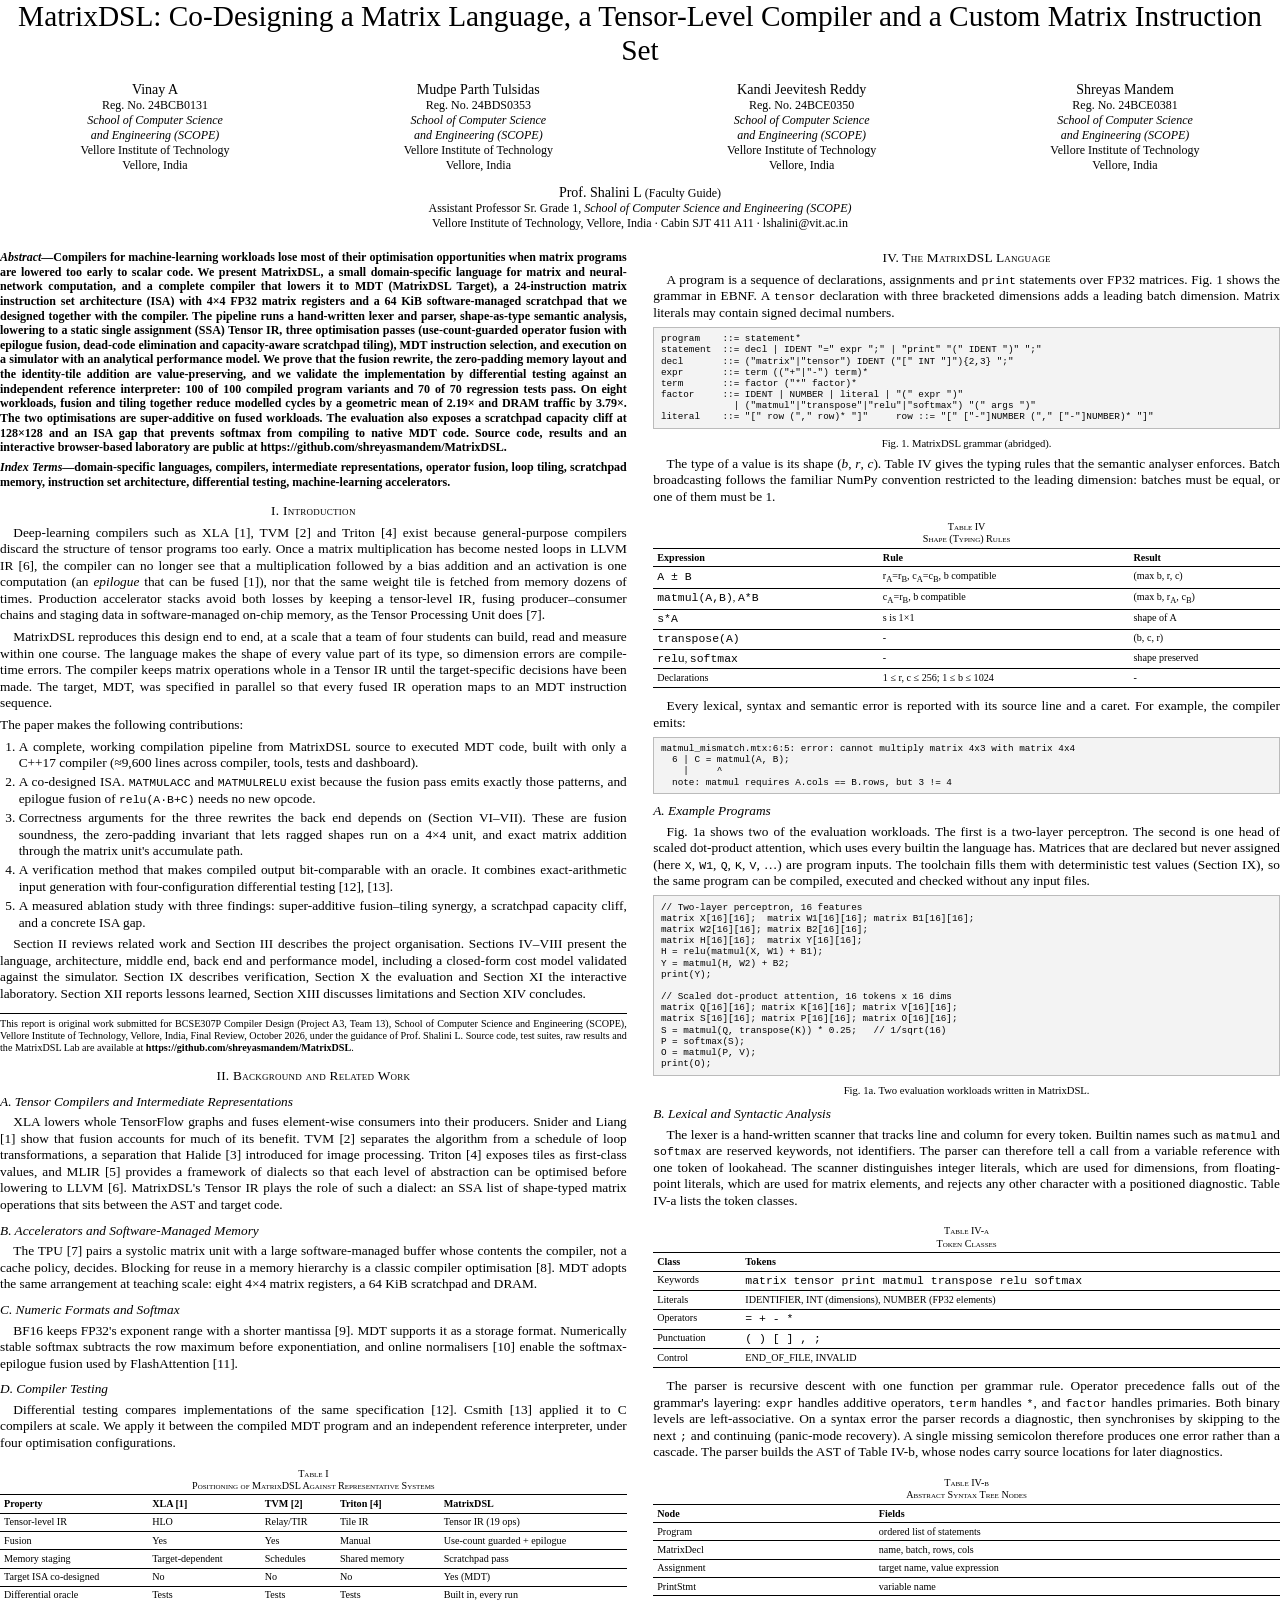
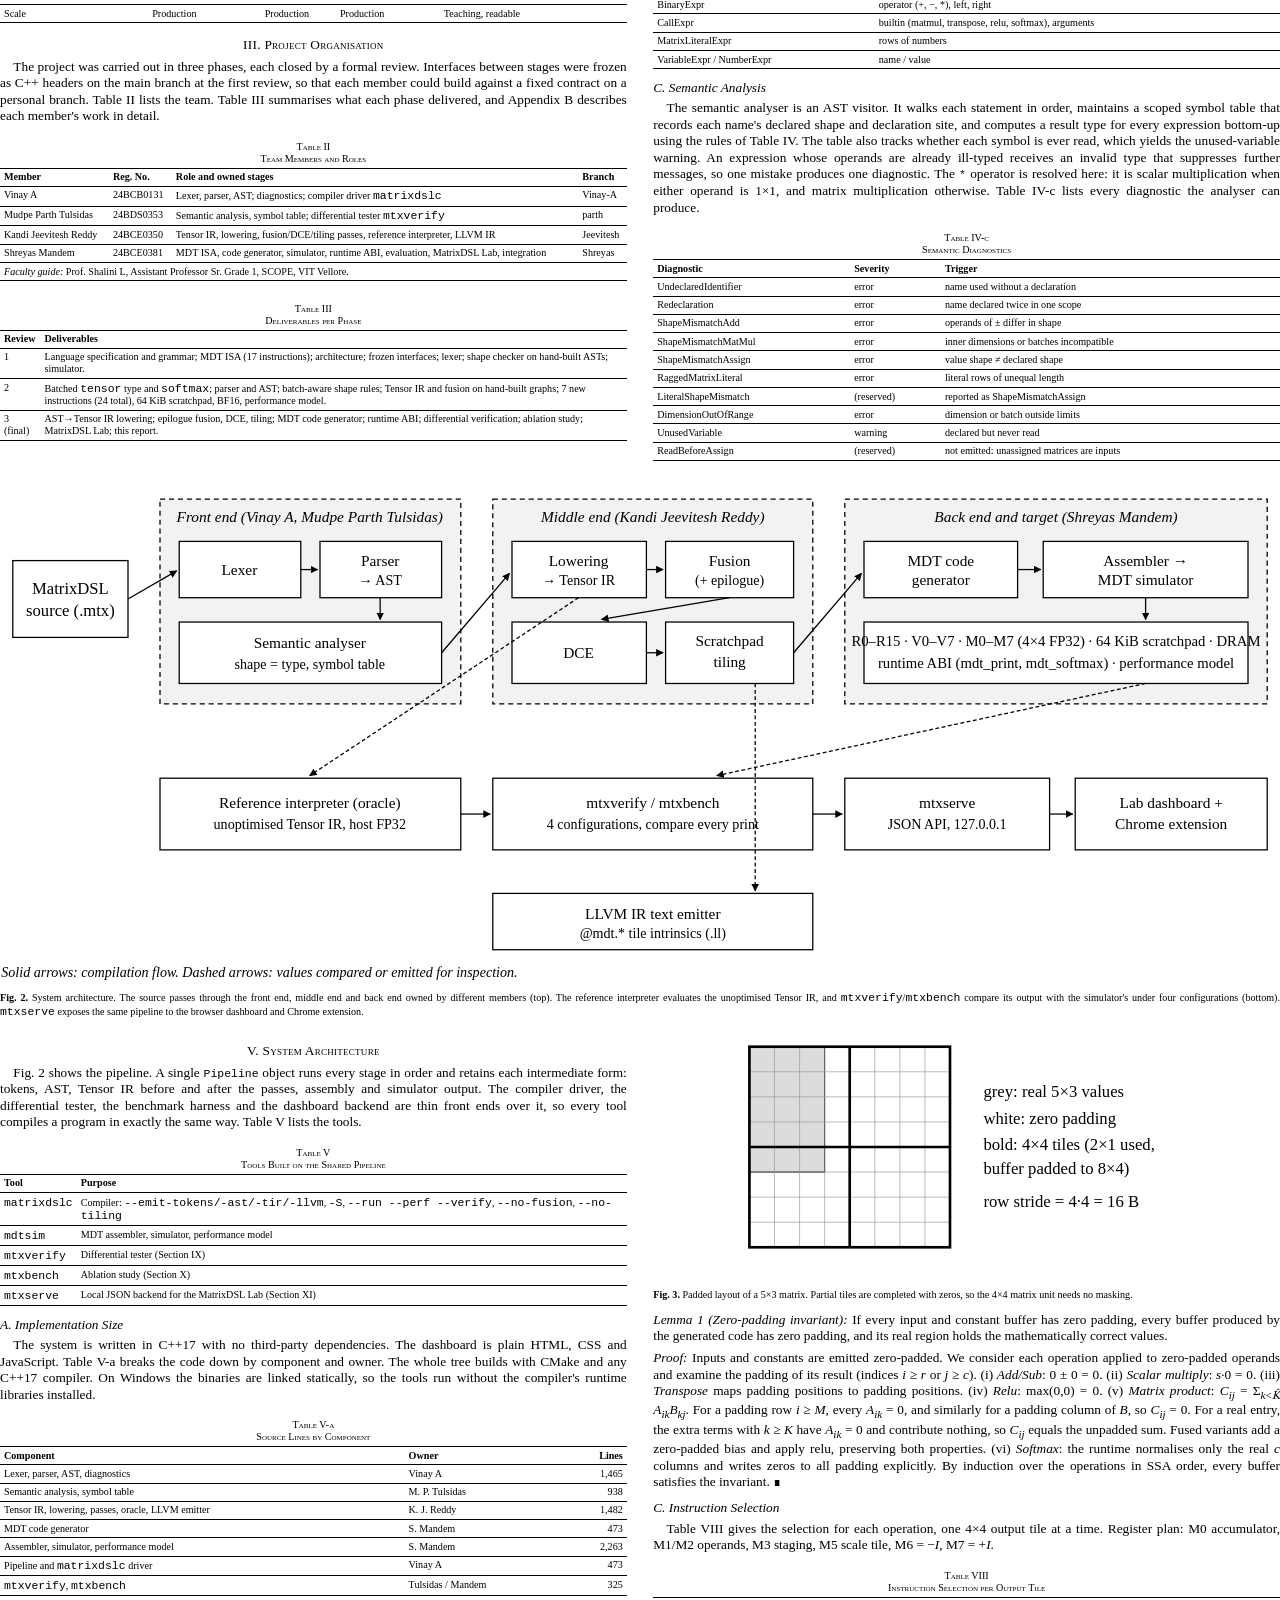
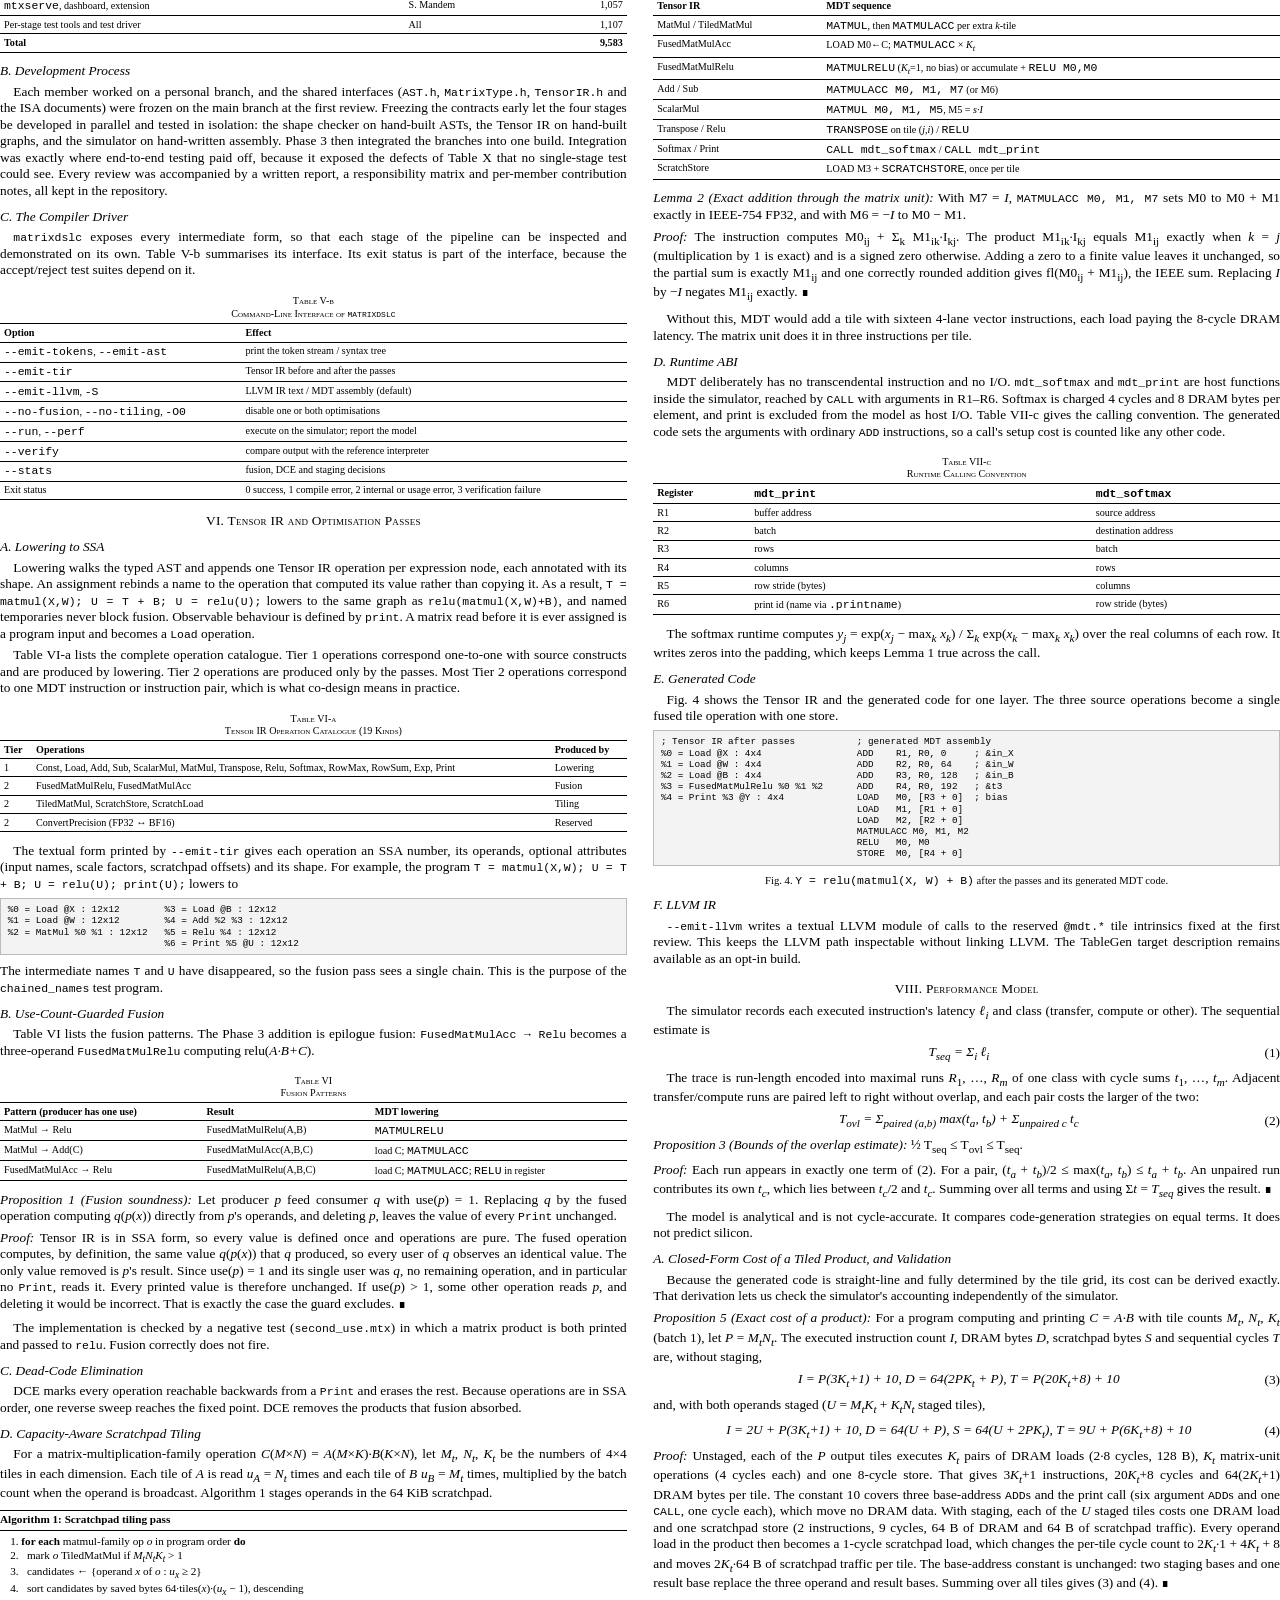
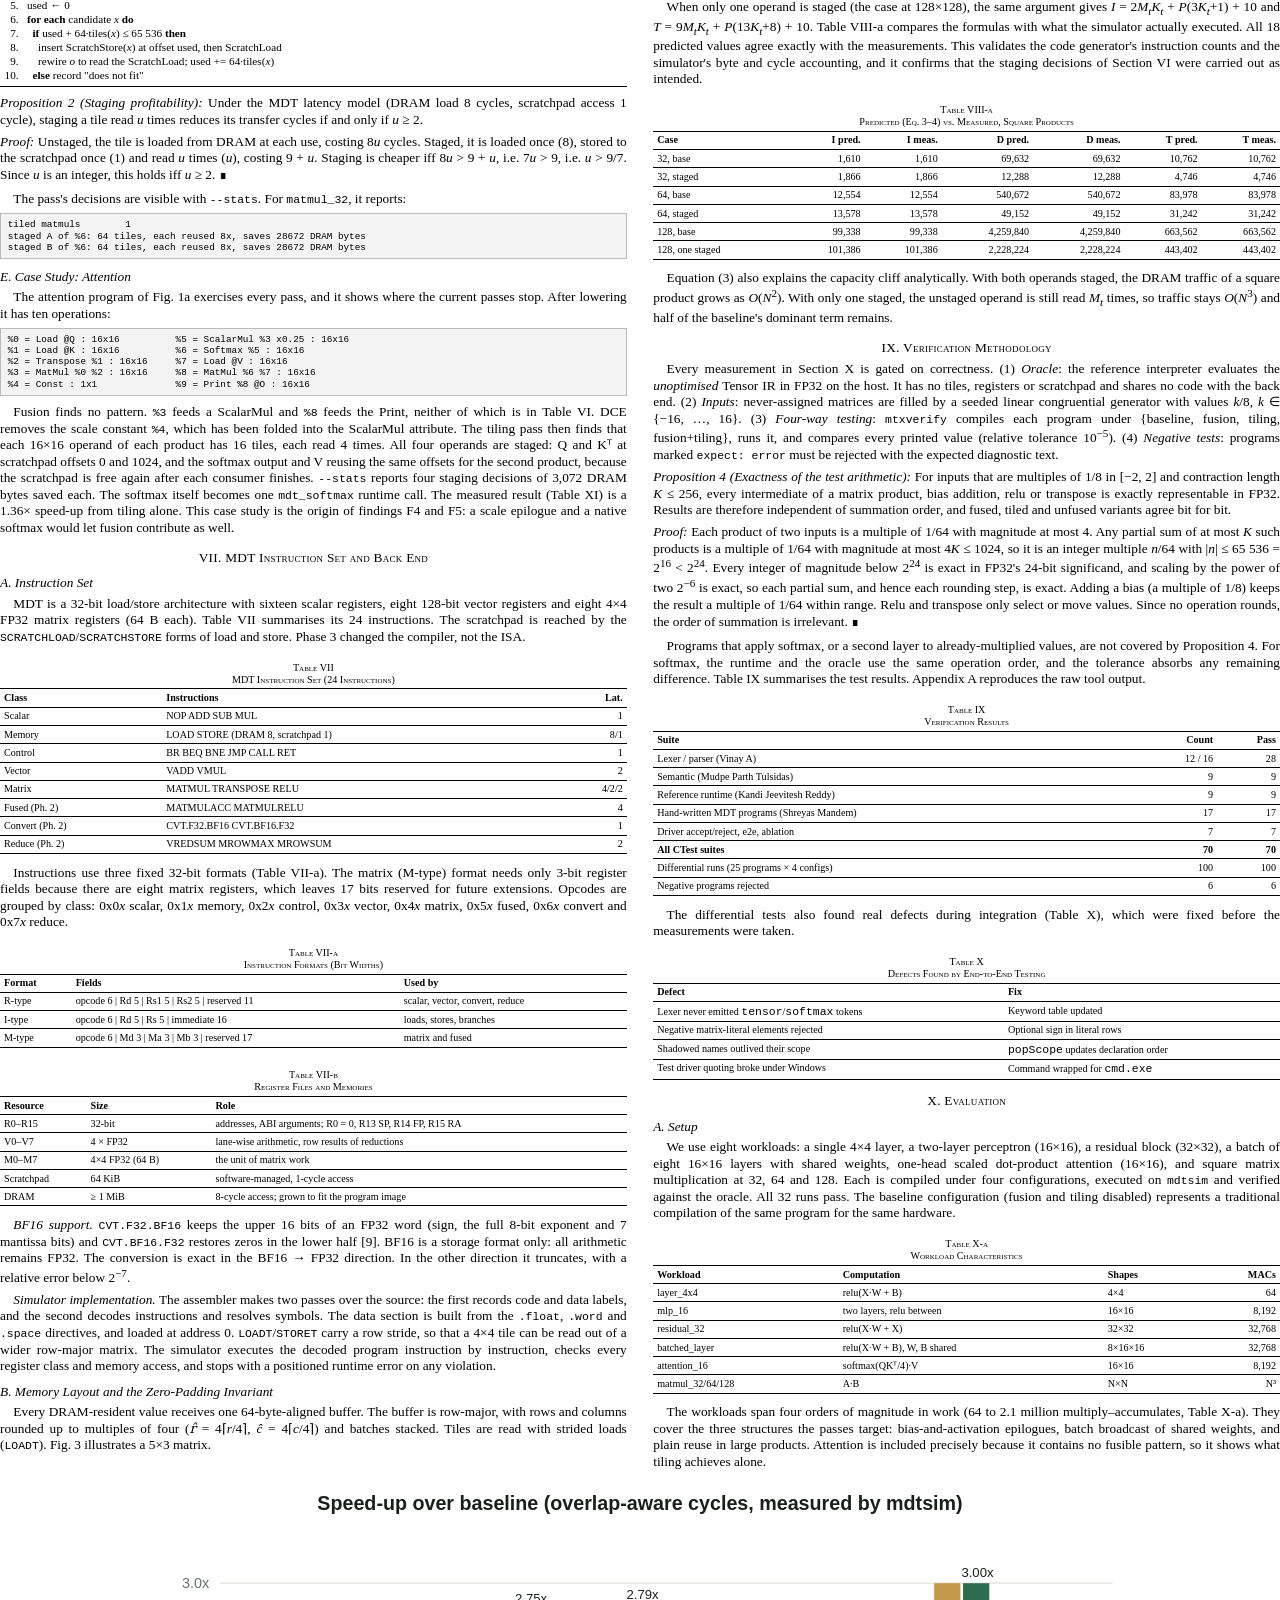
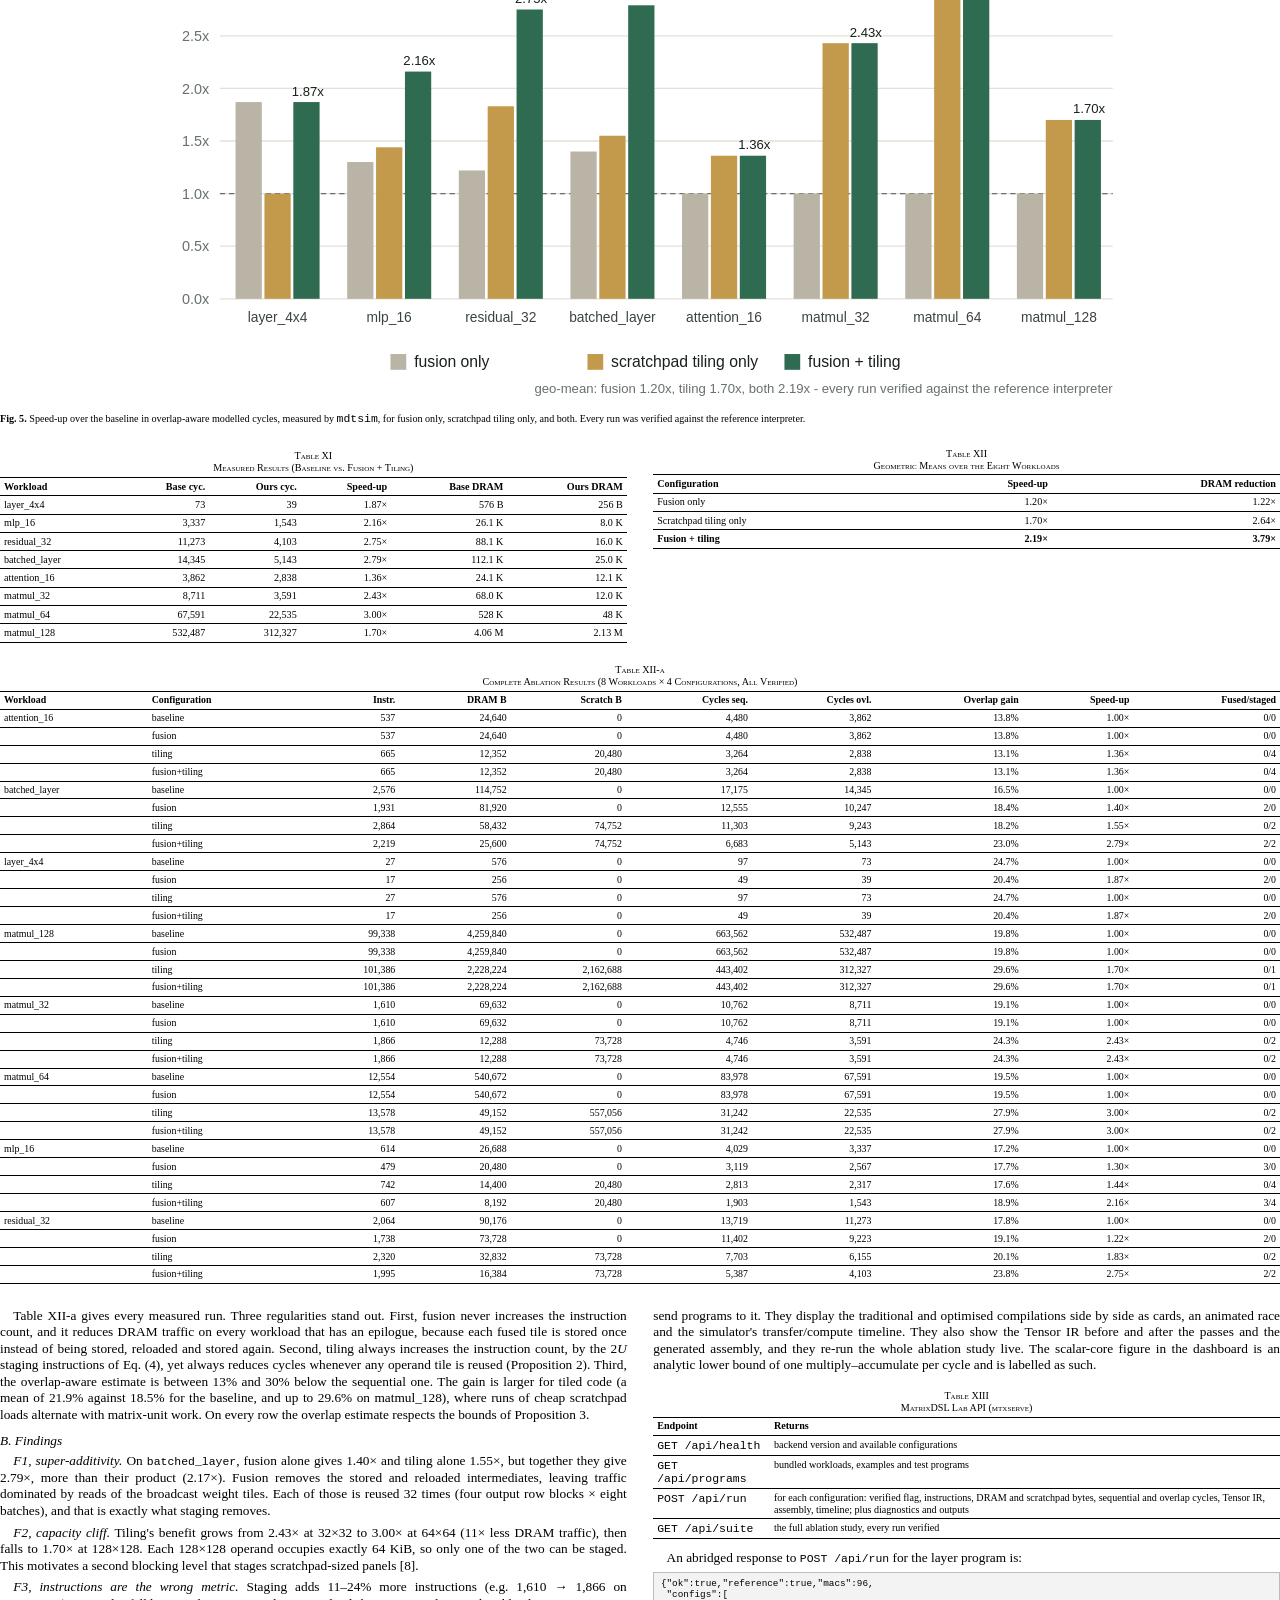
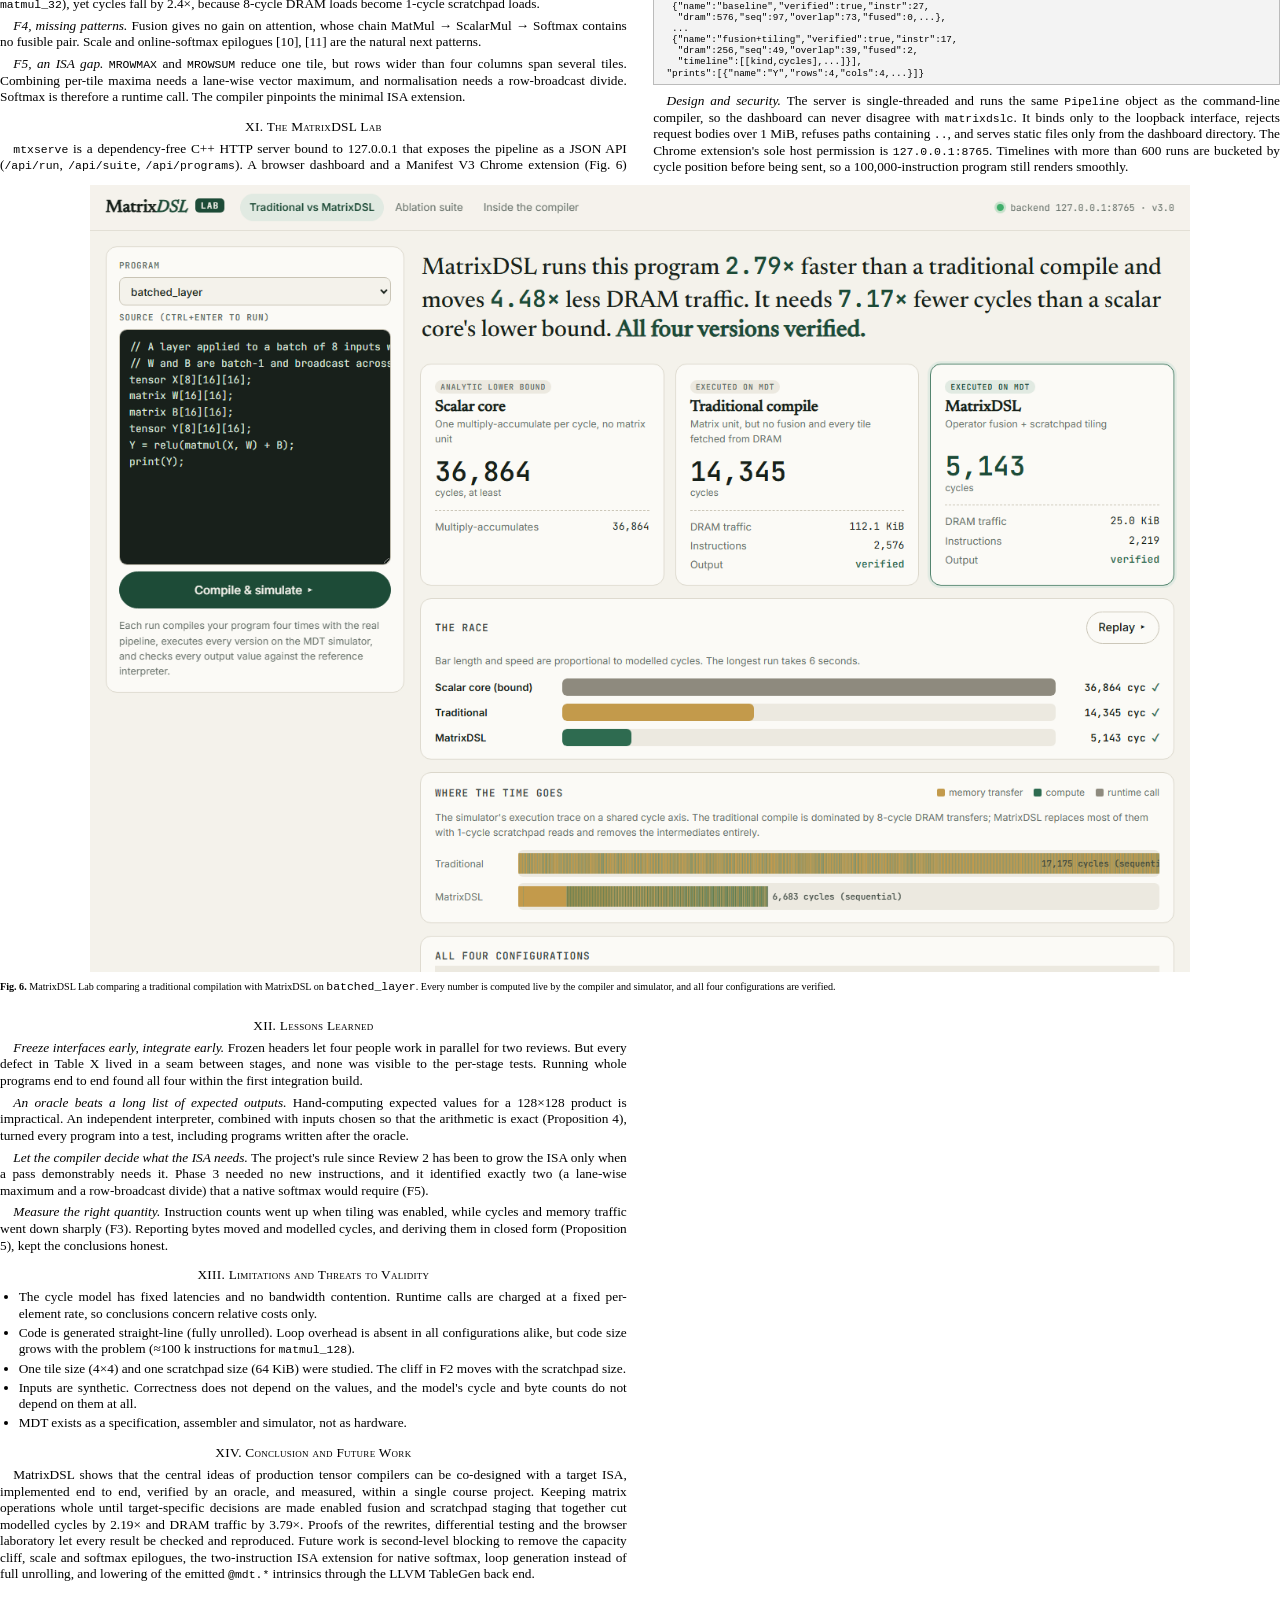
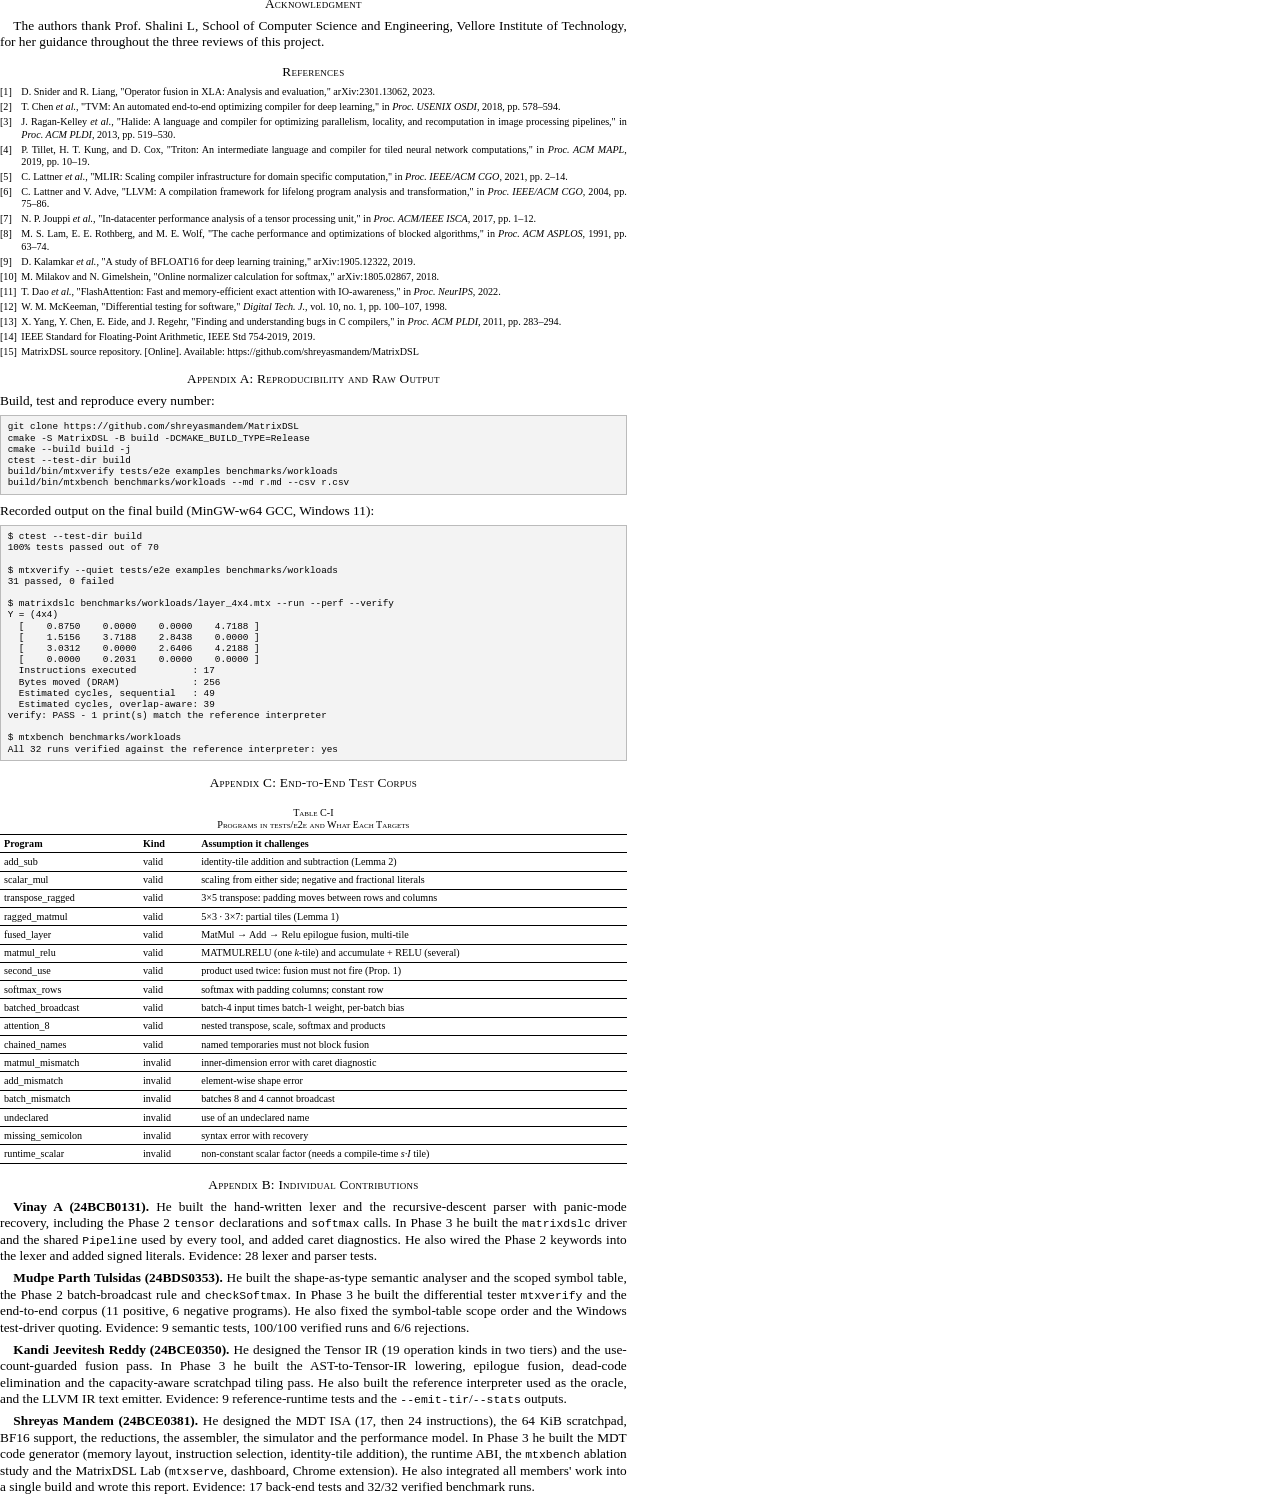
<file: docs/review3/Final_Report_IEEE.html>
<!doctype html>
<html lang="en">
<head>
<meta charset="utf-8">
<title>MatrixDSL Final Report (IEEE)</title>
<style>
@page{size:A4;margin:19mm 15mm 22mm 15mm;@bottom-center{content:counter(page)}}
html{font-family:"Times New Roman",Times,"Nimbus Roman",serif;font-size:10pt;line-height:1.24;color:#000}
body{margin:0}
.title{column-span:all;text-align:center;font-size:22pt;line-height:1.15;margin:0 0 10pt}
.authors{column-span:all;display:grid;grid-template-columns:repeat(4,1fr);gap:6pt 10pt;text-align:center;font-size:9pt;line-height:1.25;margin-bottom:8pt}
.authors .n{font-size:10.5pt}
.authors i{font-style:italic}
.faculty{column-span:all;text-align:center;font-size:9pt;line-height:1.25;margin:2pt auto 14pt;max-width:60%}
.faculty .n{font-size:10.5pt}
.cols{column-count:2;column-gap:7mm;column-fill:auto}
.cols p{margin:0 0 4pt;text-align:justify;text-indent:1em;hyphens:auto}
.cols p.noind{text-indent:0}
.abstract,.index{font-weight:bold;font-size:9pt;text-align:justify;margin:0 0 6pt;line-height:1.22}
.abstract i,.index i{font-style:italic}
h2{font-size:10pt;font-weight:normal;font-variant:small-caps;text-align:center;letter-spacing:.02em;margin:10pt 0 4pt;break-after:avoid}
h3{font-size:10pt;font-weight:normal;font-style:italic;margin:7pt 0 3pt;break-after:avoid}
ul,ol{margin:0 0 4pt;padding-left:14pt}
li{margin:0 0 2pt;text-align:justify}
table{border-collapse:collapse;width:100%;font-size:7.6pt;line-height:1.18;margin:2pt 0 8pt;break-inside:avoid}
th,td{border-top:.6pt solid #000;border-bottom:.6pt solid #000;padding:2pt 3pt;text-align:left;vertical-align:top}
th{font-weight:bold}
td.r,th.r{text-align:right}
.tb{break-inside:avoid;page-break-inside:avoid}
.tcap{caption-side:top;font-size:7.6pt;font-variant:small-caps;text-align:center;margin:8pt 0 2pt;line-height:1.2;break-after:avoid}
.tcap b{font-weight:normal;display:block}
figure{margin:6pt 0 8pt;break-inside:avoid;text-align:center}
figure.wide{column-span:all}
figcaption{font-size:7.6pt;text-align:justify;margin-top:3pt;line-height:1.2}
figure img{max-width:100%}
pre{font-family:"Courier New",Courier,monospace;font-size:7pt;line-height:1.2;background:#f3f3f3;border:.5pt solid #bbb;padding:4pt 5pt;margin:3pt 0 6pt;white-space:pre-wrap;text-align:left;break-inside:avoid}
code{font-family:"Courier New",Courier,monospace;font-size:8.6pt}
.eq{display:flex;justify-content:space-between;align-items:center;margin:4pt 0 5pt;font-style:italic}
.eq span:first-child{flex:1;text-align:center}
.eq .no{font-style:normal}
.thm{margin:4pt 0;text-align:justify}
.thm .h{font-style:italic}
.proof{margin:0 0 6pt;text-align:justify}
.proof .h{font-style:italic}
.qed::after{content:" \220E"}
.algo{border-top:1pt solid #000;border-bottom:1pt solid #000;margin:6pt 0;break-inside:avoid;font-size:8.4pt}
.algo .ah{border-bottom:.6pt solid #000;padding:2pt 0;font-weight:bold}
.algo ol{margin:3pt 0 3pt;padding-left:16pt}
.algo li{margin:0;text-align:left}
.foot{font-size:7.6pt;border-top:.5pt solid #000;padding-top:3pt;margin-top:8pt;text-align:justify;line-height:1.2}
.refs{font-size:7.6pt;line-height:1.22}
.refs div{display:grid;grid-template-columns:16pt 1fr;margin-bottom:2pt;text-align:justify}
.small{font-size:8pt}
svg text{font-family:"Times New Roman",Times,serif}
</style>
</head>
<body>
<div class="cols">

<div class="title">MatrixDSL: Co-Designing a Matrix Language, a Tensor-Level Compiler and a Custom Matrix Instruction Set</div>

<div class="authors">
  <div><span class="n">Vinay A</span><br>Reg. No. 24BCB0131<br><i>School of Computer Science<br>and Engineering (SCOPE)</i><br>Vellore Institute of Technology<br>Vellore, India</div>
  <div><span class="n">Mudpe Parth Tulsidas</span><br>Reg. No. 24BDS0353<br><i>School of Computer Science<br>and Engineering (SCOPE)</i><br>Vellore Institute of Technology<br>Vellore, India</div>
  <div><span class="n">Kandi Jeevitesh Reddy</span><br>Reg. No. 24BCE0350<br><i>School of Computer Science<br>and Engineering (SCOPE)</i><br>Vellore Institute of Technology<br>Vellore, India</div>
  <div><span class="n">Shreyas Mandem</span><br>Reg. No. 24BCE0381<br><i>School of Computer Science<br>and Engineering (SCOPE)</i><br>Vellore Institute of Technology<br>Vellore, India</div>
</div>
<div class="faculty"><span class="n">Prof. Shalini L</span> (Faculty Guide)<br>Assistant Professor Sr. Grade 1, <i>School of Computer Science and Engineering (SCOPE)</i><br>Vellore Institute of Technology, Vellore, India · Cabin SJT 411 A11 · lshalini@vit.ac.in</div>

<p class="abstract noind"><i>Abstract</i>—Compilers for machine-learning workloads lose most of their optimisation opportunities when matrix programs are lowered too early to scalar code. We present MatrixDSL, a small domain-specific language for matrix and neural-network computation, and a complete compiler that lowers it to MDT (MatrixDSL Target), a 24-instruction matrix instruction set architecture (ISA) with 4×4 FP32 matrix registers and a 64 KiB software-managed scratchpad that we designed together with the compiler. The pipeline runs a hand-written lexer and parser, shape-as-type semantic analysis, lowering to a static single assignment (SSA) Tensor IR, three optimisation passes (use-count-guarded operator fusion with epilogue fusion, dead-code elimination and capacity-aware scratchpad tiling), MDT instruction selection, and execution on a simulator with an analytical performance model. We prove that the fusion rewrite, the zero-padding memory layout and the identity-tile addition are value-preserving, and we validate the implementation by differential testing against an independent reference interpreter: 100 of 100 compiled program variants and 70 of 70 regression tests pass. On eight workloads, fusion and tiling together reduce modelled cycles by a geometric mean of 2.19× and DRAM traffic by 3.79×. The two optimisations are super-additive on fused workloads. The evaluation also exposes a scratchpad capacity cliff at 128×128 and an ISA gap that prevents softmax from compiling to native MDT code. Source code, results and an interactive browser-based laboratory are public at https://github.com/shreyasmandem/MatrixDSL.</p>

<p class="index noind"><i>Index Terms</i>—domain-specific languages, compilers, intermediate representations, operator fusion, loop tiling, scratchpad memory, instruction set architecture, differential testing, machine-learning accelerators.</p>

<h2>I. Introduction</h2>
<p>Deep-learning compilers such as XLA [1], TVM [2] and Triton [4] exist because general-purpose compilers discard the structure of tensor programs too early. Once a matrix multiplication has become nested loops in LLVM IR [6], the compiler can no longer see that a multiplication followed by a bias addition and an activation is one computation (an <i>epilogue</i> that can be fused [1]), nor that the same weight tile is fetched from memory dozens of times. Production accelerator stacks avoid both losses by keeping a tensor-level IR, fusing producer–consumer chains and staging data in software-managed on-chip memory, as the Tensor Processing Unit does [7].</p>
<p>MatrixDSL reproduces this design end to end, at a scale that a team of four students can build, read and measure within one course. The language makes the shape of every value part of its type, so dimension errors are compile-time errors. The compiler keeps matrix operations whole in a Tensor IR until the target-specific decisions have been made. The target, MDT, was specified in parallel so that every fused IR operation maps to an MDT instruction sequence.</p>
<p class="noind">The paper makes the following contributions:</p>
<ol>
<li>A complete, working compilation pipeline from MatrixDSL source to executed MDT code, built with only a C++17 compiler (≈9,600 lines across compiler, tools, tests and dashboard).</li>
<li>A co-designed ISA. <code>MATMULACC</code> and <code>MATMULRELU</code> exist because the fusion pass emits exactly those patterns, and epilogue fusion of <code>relu(A·B+C)</code> needs no new opcode.</li>
<li>Correctness arguments for the three rewrites the back end depends on (Section VI–VII). These are fusion soundness, the zero-padding invariant that lets ragged shapes run on a 4×4 unit, and exact matrix addition through the matrix unit's accumulate path.</li>
<li>A verification method that makes compiled output bit-comparable with an oracle. It combines exact-arithmetic input generation with four-configuration differential testing [12], [13].</li>
<li>A measured ablation study with three findings: super-additive fusion–tiling synergy, a scratchpad capacity cliff, and a concrete ISA gap.</li>
</ol>
<p>Section II reviews related work and Section III describes the project organisation. Sections IV–VIII present the language, architecture, middle end, back end and performance model, including a closed-form cost model validated against the simulator. Section IX describes verification, Section X the evaluation and Section XI the interactive laboratory. Section XII reports lessons learned, Section XIII discusses limitations and Section XIV concludes.</p>

<div class="foot">This report is original work submitted for BCSE307P Compiler Design (Project A3, Team 13), School of Computer Science and Engineering (SCOPE), Vellore Institute of Technology, Vellore, India, Final Review, October 2026, under the guidance of Prof. Shalini L. Source code, test suites, raw results and the MatrixDSL Lab are available at <b>https://github.com/shreyasmandem/MatrixDSL</b>.</div>

<h2>II. Background and Related Work</h2>
<h3>A. Tensor Compilers and Intermediate Representations</h3>
<p>XLA lowers whole TensorFlow graphs and fuses element-wise consumers into their producers. Snider and Liang [1] show that fusion accounts for much of its benefit. TVM [2] separates the algorithm from a schedule of loop transformations, a separation that Halide [3] introduced for image processing. Triton [4] exposes tiles as first-class values, and MLIR [5] provides a framework of dialects so that each level of abstraction can be optimised before lowering to LLVM [6]. MatrixDSL's Tensor IR plays the role of such a dialect: an SSA list of shape-typed matrix operations that sits between the AST and target code.</p>
<h3>B. Accelerators and Software-Managed Memory</h3>
<p>The TPU [7] pairs a systolic matrix unit with a large software-managed buffer whose contents the compiler, not a cache policy, decides. Blocking for reuse in a memory hierarchy is a classic compiler optimisation [8]. MDT adopts the same arrangement at teaching scale: eight 4×4 matrix registers, a 64 KiB scratchpad and DRAM.</p>
<h3>C. Numeric Formats and Softmax</h3>
<p>BF16 keeps FP32's exponent range with a shorter mantissa [9]. MDT supports it as a storage format. Numerically stable softmax subtracts the row maximum before exponentiation, and online normalisers [10] enable the softmax-epilogue fusion used by FlashAttention [11].</p>
<h3>D. Compiler Testing</h3>
<p>Differential testing compares implementations of the same specification [12]. Csmith [13] applied it to C compilers at scale. We apply it between the compiled MDT program and an independent reference interpreter, under four optimisation configurations.</p>

<table><caption class="tcap">Table I<b>Positioning of MatrixDSL Against Representative Systems</b></caption>
<tr><th>Property</th><th>XLA [1]</th><th>TVM [2]</th><th>Triton [4]</th><th>MatrixDSL</th></tr>
<tr><td>Tensor-level IR</td><td>HLO</td><td>Relay/TIR</td><td>Tile IR</td><td>Tensor IR (19 ops)</td></tr>
<tr><td>Fusion</td><td>Yes</td><td>Yes</td><td>Manual</td><td>Use-count guarded + epilogue</td></tr>
<tr><td>Memory staging</td><td>Target-dependent</td><td>Schedules</td><td>Shared memory</td><td>Scratchpad pass</td></tr>
<tr><td>Target ISA co-designed</td><td>No</td><td>No</td><td>No</td><td>Yes (MDT)</td></tr>
<tr><td>Differential oracle</td><td>Tests</td><td>Tests</td><td>Tests</td><td>Built in, every run</td></tr>
<tr><td>Scale</td><td>Production</td><td>Production</td><td>Production</td><td>Teaching, readable</td></tr>
</table>

<h2>III. Project Organisation</h2>
<p>The project was carried out in three phases, each closed by a formal review. Interfaces between stages were frozen as C++ headers on the main branch at the first review, so that each member could build against a fixed contract on a personal branch. Table II lists the team. Table III summarises what each phase delivered, and Appendix B describes each member's work in detail.</p>
<table><caption class="tcap">Table II<b>Team Members and Roles</b></caption>
<tr><th>Member</th><th>Reg. No.</th><th>Role and owned stages</th><th>Branch</th></tr>
<tr><td>Vinay A</td><td>24BCB0131</td><td>Lexer, parser, AST; diagnostics; compiler driver <code>matrixdslc</code></td><td>Vinay-A</td></tr>
<tr><td>Mudpe Parth Tulsidas</td><td>24BDS0353</td><td>Semantic analysis, symbol table; differential tester <code>mtxverify</code></td><td>parth</td></tr>
<tr><td>Kandi Jeevitesh Reddy</td><td>24BCE0350</td><td>Tensor IR, lowering, fusion/DCE/tiling passes, reference interpreter, LLVM IR</td><td>Jeevitesh</td></tr>
<tr><td>Shreyas Mandem</td><td>24BCE0381</td><td>MDT ISA, code generator, simulator, runtime ABI, evaluation, MatrixDSL Lab, integration</td><td>Shreyas</td></tr>
<tr><td colspan="4"><i>Faculty guide:</i> Prof. Shalini L, Assistant Professor Sr. Grade 1, SCOPE, VIT Vellore.</td></tr>
</table>
<table><caption class="tcap">Table III<b>Deliverables per Phase</b></caption>
<tr><th>Review</th><th>Deliverables</th></tr>
<tr><td>1</td><td>Language specification and grammar; MDT ISA (17 instructions); architecture; frozen interfaces; lexer; shape checker on hand-built ASTs; simulator.</td></tr>
<tr><td>2</td><td>Batched <code>tensor</code> type and <code>softmax</code>; parser and AST; batch-aware shape rules; Tensor IR and fusion on hand-built graphs; 7 new instructions (24 total), 64 KiB scratchpad, BF16, performance model.</td></tr>
<tr><td>3 (final)</td><td>AST→Tensor IR lowering; epilogue fusion, DCE, tiling; MDT code generator; runtime ABI; differential verification; ablation study; MatrixDSL Lab; this report.</td></tr>
</table>

<h2>IV. The MatrixDSL Language</h2>
<p>A program is a sequence of declarations, assignments and <code>print</code> statements over FP32 matrices. Fig. 1 shows the grammar in EBNF. A <code>tensor</code> declaration with three bracketed dimensions adds a leading batch dimension. Matrix literals may contain signed decimal numbers.</p>
<pre>program    ::= statement*
statement  ::= decl | IDENT "=" expr ";" | "print" "(" IDENT ")" ";"
decl       ::= ("matrix"|"tensor") IDENT ("[" INT "]"){2,3} ";"
expr       ::= term (("+"|"-") term)*
term       ::= factor ("*" factor)*
factor     ::= IDENT | NUMBER | literal | "(" expr ")"
             | ("matmul"|"transpose"|"relu"|"softmax") "(" args ")"
literal    ::= "[" row ("," row)* "]"     row ::= "[" ["-"]NUMBER ("," ["-"]NUMBER)* "]"</pre>
<p class="noind small" style="text-align:center">Fig. 1. MatrixDSL grammar (abridged).</p>
<p>The type of a value is its shape (<i>b</i>, <i>r</i>, <i>c</i>). Table IV gives the typing rules that the semantic analyser enforces. Batch broadcasting follows the familiar NumPy convention restricted to the leading dimension: batches must be equal, or one of them must be 1.</p>
<table><caption class="tcap">Table IV<b>Shape (Typing) Rules</b></caption>
<tr><th>Expression</th><th>Rule</th><th>Result</th></tr>
<tr><td><code>A ± B</code></td><td>r<sub>A</sub>=r<sub>B</sub>, c<sub>A</sub>=c<sub>B</sub>, b compatible</td><td>(max b, r, c)</td></tr>
<tr><td><code>matmul(A,B)</code>, <code>A*B</code></td><td>c<sub>A</sub>=r<sub>B</sub>, b compatible</td><td>(max b, r<sub>A</sub>, c<sub>B</sub>)</td></tr>
<tr><td><code>s*A</code></td><td>s is 1×1</td><td>shape of A</td></tr>
<tr><td><code>transpose(A)</code></td><td>-</td><td>(b, c, r)</td></tr>
<tr><td><code>relu</code>, <code>softmax</code></td><td>-</td><td>shape preserved</td></tr>
<tr><td>Declarations</td><td>1 ≤ r, c ≤ 256; 1 ≤ b ≤ 1024</td><td>-</td></tr>
</table>
<p>Every lexical, syntax and semantic error is reported with its source line and a caret. For example, the compiler emits:</p>
<pre>matmul_mismatch.mtx:6:5: error: cannot multiply matrix 4x3 with matrix 4x4
  6 | C = matmul(A, B);
    |     ^
  note: matmul requires A.cols == B.rows, but 3 != 4</pre>

<h3>A. Example Programs</h3>
<p>Fig. 1a shows two of the evaluation workloads. The first is a two-layer perceptron. The second is one head of scaled dot-product attention, which uses every builtin the language has. Matrices that are declared but never assigned (here <code>X</code>, <code>W1</code>, <code>Q</code>, <code>K</code>, <code>V</code>, …) are program inputs. The toolchain fills them with deterministic test values (Section IX), so the same program can be compiled, executed and checked without any input files.</p>
<pre>// Two-layer perceptron, 16 features
matrix X[16][16];  matrix W1[16][16]; matrix B1[16][16];
matrix W2[16][16]; matrix B2[16][16];
matrix H[16][16];  matrix Y[16][16];
H = relu(matmul(X, W1) + B1);
Y = matmul(H, W2) + B2;
print(Y);

// Scaled dot-product attention, 16 tokens x 16 dims
matrix Q[16][16]; matrix K[16][16]; matrix V[16][16];
matrix S[16][16]; matrix P[16][16]; matrix O[16][16];
S = matmul(Q, transpose(K)) * 0.25;   // 1/sqrt(16)
P = softmax(S);
O = matmul(P, V);
print(O);</pre>
<p class="noind small" style="text-align:center">Fig. 1a. Two evaluation workloads written in MatrixDSL.</p>

<h3>B. Lexical and Syntactic Analysis</h3>
<p>The lexer is a hand-written scanner that tracks line and column for every token. Builtin names such as <code>matmul</code> and <code>softmax</code> are reserved keywords, not identifiers. The parser can therefore tell a call from a variable reference with one token of lookahead. The scanner distinguishes integer literals, which are used for dimensions, from floating-point literals, which are used for matrix elements, and rejects any other character with a positioned diagnostic. Table IV-a lists the token classes.</p>
<table><caption class="tcap">Table IV-a<b>Token Classes</b></caption>
<tr><th>Class</th><th>Tokens</th></tr>
<tr><td>Keywords</td><td><code>matrix tensor print matmul transpose relu softmax</code></td></tr>
<tr><td>Literals</td><td>IDENTIFIER, INT (dimensions), NUMBER (FP32 elements)</td></tr>
<tr><td>Operators</td><td><code>= + - *</code></td></tr>
<tr><td>Punctuation</td><td><code>( ) [ ] , ;</code></td></tr>
<tr><td>Control</td><td>END_OF_FILE, INVALID</td></tr>
</table>
<p>The parser is recursive descent with one function per grammar rule. Operator precedence falls out of the grammar's layering: <code>expr</code> handles additive operators, <code>term</code> handles <code>*</code>, and <code>factor</code> handles primaries. Both binary levels are left-associative. On a syntax error the parser records a diagnostic, then synchronises by skipping to the next <code>;</code> and continuing (panic-mode recovery). A single missing semicolon therefore produces one error rather than a cascade. The parser builds the AST of Table IV-b, whose nodes carry source locations for later diagnostics.</p>
<table><caption class="tcap">Table IV-b<b>Abstract Syntax Tree Nodes</b></caption>
<tr><th>Node</th><th>Fields</th></tr>
<tr><td>Program</td><td>ordered list of statements</td></tr>
<tr><td>MatrixDecl</td><td>name, batch, rows, cols</td></tr>
<tr><td>Assignment</td><td>target name, value expression</td></tr>
<tr><td>PrintStmt</td><td>variable name</td></tr>
<tr><td>BinaryExpr</td><td>operator (+, −, *), left, right</td></tr>
<tr><td>CallExpr</td><td>builtin (matmul, transpose, relu, softmax), arguments</td></tr>
<tr><td>MatrixLiteralExpr</td><td>rows of numbers</td></tr>
<tr><td>VariableExpr / NumberExpr</td><td>name / value</td></tr>
</table>

<h3>C. Semantic Analysis</h3>
<p>The semantic analyser is an AST visitor. It walks each statement in order, maintains a scoped symbol table that records each name's declared shape and declaration site, and computes a result type for every expression bottom-up using the rules of Table IV. The table also tracks whether each symbol is ever read, which yields the unused-variable warning. An expression whose operands are already ill-typed receives an invalid type that suppresses further messages, so one mistake produces one diagnostic. The <code>*</code> operator is resolved here: it is scalar multiplication when either operand is 1×1, and matrix multiplication otherwise. Table IV-c lists every diagnostic the analyser can produce.</p>
<table><caption class="tcap">Table IV-c<b>Semantic Diagnostics</b></caption>
<tr><th>Diagnostic</th><th>Severity</th><th>Trigger</th></tr>
<tr><td>UndeclaredIdentifier</td><td>error</td><td>name used without a declaration</td></tr>
<tr><td>Redeclaration</td><td>error</td><td>name declared twice in one scope</td></tr>
<tr><td>ShapeMismatchAdd</td><td>error</td><td>operands of ± differ in shape</td></tr>
<tr><td>ShapeMismatchMatMul</td><td>error</td><td>inner dimensions or batches incompatible</td></tr>
<tr><td>ShapeMismatchAssign</td><td>error</td><td>value shape ≠ declared shape</td></tr>
<tr><td>RaggedMatrixLiteral</td><td>error</td><td>literal rows of unequal length</td></tr>
<tr><td>LiteralShapeMismatch</td><td>(reserved)</td><td>reported as ShapeMismatchAssign</td></tr>
<tr><td>DimensionOutOfRange</td><td>error</td><td>dimension or batch outside limits</td></tr>
<tr><td>UnusedVariable</td><td>warning</td><td>declared but never read</td></tr>
<tr><td>ReadBeforeAssign</td><td>(reserved)</td><td>not emitted: unassigned matrices are inputs</td></tr>
</table>

<figure class="wide">
<svg viewBox="0 0 1000 400" width="100%" xmlns="http://www.w3.org/2000/svg">
<defs><marker id="ar" viewBox="0 0 10 10" refX="9" refY="5" markerWidth="6" markerHeight="6" orient="auto"><path d="M0,0 L10,5 L0,10 z" fill="#000"/></marker></defs>
<rect x="0" y="0" width="1000" height="400" fill="#fff"/>
<!-- source -->
<rect x="10" y="70" width="90" height="60" fill="#fff" stroke="#000"/>
<text x="55" y="96" font-size="13" text-anchor="middle">MatrixDSL</text><text x="55" y="113" font-size="13" text-anchor="middle">source (.mtx)</text>
<!-- front end -->
<rect x="125" y="22" width="235" height="160" fill="#f2f2f2" stroke="#000" stroke-dasharray="4 3"/>
<text x="242" y="40" font-size="12" text-anchor="middle" font-style="italic">Front end (Vinay A, Mudpe Parth Tulsidas)</text>
<rect x="140" y="55" width="95" height="44" fill="#fff" stroke="#000"/><text x="187" y="81" font-size="12" text-anchor="middle">Lexer</text>
<rect x="250" y="55" width="95" height="44" fill="#fff" stroke="#000"/><text x="297" y="74" font-size="12" text-anchor="middle">Parser</text><text x="297" y="89" font-size="11" text-anchor="middle">→ AST</text>
<rect x="140" y="118" width="205" height="48" fill="#fff" stroke="#000"/><text x="242" y="138" font-size="12" text-anchor="middle">Semantic analyser</text><text x="242" y="155" font-size="11" text-anchor="middle">shape = type, symbol table</text>
<!-- middle end -->
<rect x="385" y="22" width="250" height="160" fill="#f2f2f2" stroke="#000" stroke-dasharray="4 3"/>
<text x="510" y="40" font-size="12" text-anchor="middle" font-style="italic">Middle end (Kandi Jeevitesh Reddy)</text>
<rect x="400" y="55" width="105" height="44" fill="#fff" stroke="#000"/><text x="452" y="74" font-size="12" text-anchor="middle">Lowering</text><text x="452" y="89" font-size="11" text-anchor="middle">→ Tensor IR</text>
<rect x="520" y="55" width="100" height="44" fill="#fff" stroke="#000"/><text x="570" y="74" font-size="12" text-anchor="middle">Fusion</text><text x="570" y="89" font-size="11" text-anchor="middle">(+ epilogue)</text>
<rect x="400" y="118" width="105" height="48" fill="#fff" stroke="#000"/><text x="452" y="146" font-size="12" text-anchor="middle">DCE</text>
<rect x="520" y="118" width="100" height="48" fill="#fff" stroke="#000"/><text x="570" y="137" font-size="12" text-anchor="middle">Scratchpad</text><text x="570" y="153" font-size="12" text-anchor="middle">tiling</text>
<!-- back end -->
<rect x="660" y="22" width="330" height="160" fill="#f2f2f2" stroke="#000" stroke-dasharray="4 3"/>
<text x="825" y="40" font-size="12" text-anchor="middle" font-style="italic">Back end and target (Shreyas Mandem)</text>
<rect x="675" y="55" width="120" height="44" fill="#fff" stroke="#000"/><text x="735" y="74" font-size="12" text-anchor="middle">MDT code</text><text x="735" y="89" font-size="12" text-anchor="middle">generator</text>
<rect x="815" y="55" width="160" height="44" fill="#fff" stroke="#000"/><text x="895" y="74" font-size="12" text-anchor="middle">Assembler →</text><text x="895" y="89" font-size="12" text-anchor="middle">MDT simulator</text>
<rect x="675" y="118" width="300" height="48" fill="#fff" stroke="#000"/><text x="825" y="137" font-size="11.5" text-anchor="middle">R0–R15 · V0–V7 · M0–M7 (4×4 FP32) · 64 KiB scratchpad · DRAM</text><text x="825" y="154" font-size="11.5" text-anchor="middle">runtime ABI (mdt_print, mdt_softmax) · performance model</text>
<!-- arrows top -->
<line x1="100" y1="100" x2="138" y2="78" stroke="#000" marker-end="url(#ar)"/>
<line x1="235" y1="77" x2="248" y2="77" stroke="#000" marker-end="url(#ar)"/>
<line x1="297" y1="99" x2="297" y2="116" stroke="#000" marker-end="url(#ar)"/>
<line x1="345" y1="142" x2="398" y2="80" stroke="#000" marker-end="url(#ar)"/>
<line x1="505" y1="77" x2="518" y2="77" stroke="#000" marker-end="url(#ar)"/>
<line x1="570" y1="99" x2="470" y2="116" stroke="#000" marker-end="url(#ar)"/>
<line x1="505" y1="142" x2="518" y2="142" stroke="#000" marker-end="url(#ar)"/>
<line x1="620" y1="142" x2="673" y2="80" stroke="#000" marker-end="url(#ar)"/>
<line x1="795" y1="77" x2="813" y2="77" stroke="#000" marker-end="url(#ar)"/>
<line x1="895" y1="99" x2="895" y2="116" stroke="#000" marker-end="url(#ar)"/>
<!-- bottom tier -->
<rect x="125" y="240" width="235" height="56" fill="#fff" stroke="#000"/><text x="242" y="263" font-size="12" text-anchor="middle">Reference interpreter (oracle)</text><text x="242" y="280" font-size="11" text-anchor="middle">unoptimised Tensor IR, host FP32</text>
<rect x="385" y="240" width="250" height="56" fill="#fff" stroke="#000"/><text x="510" y="263" font-size="12" text-anchor="middle">mtxverify / mtxbench</text><text x="510" y="280" font-size="11" text-anchor="middle">4 configurations, compare every print</text>
<rect x="660" y="240" width="160" height="56" fill="#fff" stroke="#000"/><text x="740" y="263" font-size="12" text-anchor="middle">mtxserve</text><text x="740" y="280" font-size="11" text-anchor="middle">JSON API, 127.0.0.1</text>
<rect x="840" y="240" width="150" height="56" fill="#fff" stroke="#000"/><text x="915" y="263" font-size="12" text-anchor="middle">Lab dashboard +</text><text x="915" y="280" font-size="12" text-anchor="middle">Chrome extension</text>
<rect x="385" y="330" width="250" height="44" fill="#fff" stroke="#000"/><text x="510" y="350" font-size="12" text-anchor="middle">LLVM IR text emitter</text><text x="510" y="365" font-size="11" text-anchor="middle">@mdt.* tile intrinsics (.ll)</text>
<line x1="452" y1="99" x2="242" y2="238" stroke="#000" stroke-dasharray="3 2" marker-end="url(#ar)"/>
<line x1="360" y1="268" x2="383" y2="268" stroke="#000" marker-end="url(#ar)"/>
<line x1="895" y1="166" x2="560" y2="238" stroke="#000" stroke-dasharray="3 2" marker-end="url(#ar)"/>
<line x1="635" y1="268" x2="658" y2="268" stroke="#000" marker-end="url(#ar)"/>
<line x1="820" y1="268" x2="838" y2="268" stroke="#000" marker-end="url(#ar)"/>
<line x1="590" y1="166" x2="590" y2="328" stroke="#000" stroke-dasharray="3 2" marker-end="url(#ar)"/>
<text x="1" y="395" font-size="11" font-style="italic">Solid arrows: compilation flow. Dashed arrows: values compared or emitted for inspection.</text>
</svg>
<figcaption><b>Fig. 2.</b> System architecture. The source passes through the front end, middle end and back end owned by different members (top). The reference interpreter evaluates the unoptimised Tensor IR, and <code>mtxverify</code>/<code>mtxbench</code> compare its output with the simulator's under four configurations (bottom). <code>mtxserve</code> exposes the same pipeline to the browser dashboard and Chrome extension.</figcaption>
</figure>

<h2>V. System Architecture</h2>
<p>Fig. 2 shows the pipeline. A single <code>Pipeline</code> object runs every stage in order and retains each intermediate form: tokens, AST, Tensor IR before and after the passes, assembly and simulator output. The compiler driver, the differential tester, the benchmark harness and the dashboard backend are thin front ends over it, so every tool compiles a program in exactly the same way. Table V lists the tools.</p>
<table><caption class="tcap">Table V<b>Tools Built on the Shared Pipeline</b></caption>
<tr><th>Tool</th><th>Purpose</th></tr>
<tr><td><code>matrixdslc</code></td><td>Compiler: <code>--emit-tokens/-ast/-tir/-llvm</code>, <code>-S</code>, <code>--run --perf --verify</code>, <code>--no-fusion</code>, <code>--no-tiling</code></td></tr>
<tr><td><code>mdtsim</code></td><td>MDT assembler, simulator, performance model</td></tr>
<tr><td><code>mtxverify</code></td><td>Differential tester (Section IX)</td></tr>
<tr><td><code>mtxbench</code></td><td>Ablation study (Section X)</td></tr>
<tr><td><code>mtxserve</code></td><td>Local JSON backend for the MatrixDSL Lab (Section XI)</td></tr>
</table>

<h3>A. Implementation Size</h3>
<p>The system is written in C++17 with no third-party dependencies. The dashboard is plain HTML, CSS and JavaScript. Table V-a breaks the code down by component and owner. The whole tree builds with CMake and any C++17 compiler. On Windows the binaries are linked statically, so the tools run without the compiler's runtime libraries installed.</p>
<table><caption class="tcap">Table V-a<b>Source Lines by Component</b></caption>
<tr><th>Component</th><th>Owner</th><th class="r">Lines</th></tr>
<tr><td>Lexer, parser, AST, diagnostics</td><td>Vinay A</td><td class="r">1,465</td></tr>
<tr><td>Semantic analysis, symbol table</td><td>M. P. Tulsidas</td><td class="r">938</td></tr>
<tr><td>Tensor IR, lowering, passes, oracle, LLVM emitter</td><td>K. J. Reddy</td><td class="r">1,482</td></tr>
<tr><td>MDT code generator</td><td>S. Mandem</td><td class="r">473</td></tr>
<tr><td>Assembler, simulator, performance model</td><td>S. Mandem</td><td class="r">2,263</td></tr>
<tr><td>Pipeline and <code>matrixdslc</code> driver</td><td>Vinay A</td><td class="r">473</td></tr>
<tr><td><code>mtxverify</code>, <code>mtxbench</code></td><td>Tulsidas / Mandem</td><td class="r">325</td></tr>
<tr><td><code>mtxserve</code>, dashboard, extension</td><td>S. Mandem</td><td class="r">1,057</td></tr>
<tr><td>Per-stage test tools and test driver</td><td>All</td><td class="r">1,107</td></tr>
<tr><td><b>Total</b></td><td></td><td class="r"><b>9,583</b></td></tr>
</table>

<h3>B. Development Process</h3>
<p>Each member worked on a personal branch, and the shared interfaces (<code>AST.h</code>, <code>MatrixType.h</code>, <code>TensorIR.h</code> and the ISA documents) were frozen on the main branch at the first review. Freezing the contracts early let the four stages be developed in parallel and tested in isolation: the shape checker on hand-built ASTs, the Tensor IR on hand-built graphs, and the simulator on hand-written assembly. Phase 3 then integrated the branches into one build. Integration was exactly where end-to-end testing paid off, because it exposed the defects of Table X that no single-stage test could see. Every review was accompanied by a written report, a responsibility matrix and per-member contribution notes, all kept in the repository.</p>

<h3>C. The Compiler Driver</h3>
<p><code>matrixdslc</code> exposes every intermediate form, so that each stage of the pipeline can be inspected and demonstrated on its own. Table V-b summarises its interface. Its exit status is part of the interface, because the accept/reject test suites depend on it.</p>
<table><caption class="tcap">Table V-b<b>Command-Line Interface of <code>matrixdslc</code></b></caption>
<tr><th>Option</th><th>Effect</th></tr>
<tr><td><code>--emit-tokens</code>, <code>--emit-ast</code></td><td>print the token stream / syntax tree</td></tr>
<tr><td><code>--emit-tir</code></td><td>Tensor IR before and after the passes</td></tr>
<tr><td><code>--emit-llvm</code>, <code>-S</code></td><td>LLVM IR text / MDT assembly (default)</td></tr>
<tr><td><code>--no-fusion</code>, <code>--no-tiling</code>, <code>-O0</code></td><td>disable one or both optimisations</td></tr>
<tr><td><code>--run</code>, <code>--perf</code></td><td>execute on the simulator; report the model</td></tr>
<tr><td><code>--verify</code></td><td>compare output with the reference interpreter</td></tr>
<tr><td><code>--stats</code></td><td>fusion, DCE and staging decisions</td></tr>
<tr><td>Exit status</td><td>0 success, 1 compile error, 2 internal or usage error, 3 verification failure</td></tr>
</table>

<h2>VI. Tensor IR and Optimisation Passes</h2>
<h3>A. Lowering to SSA</h3>
<p>Lowering walks the typed AST and appends one Tensor IR operation per expression node, each annotated with its shape. An assignment rebinds a name to the operation that computed its value rather than copying it. As a result, <code>T = matmul(X,W); U = T + B; U = relu(U);</code> lowers to the same graph as <code>relu(matmul(X,W)+B)</code>, and named temporaries never block fusion. Observable behaviour is defined by <code>print</code>. A matrix read before it is ever assigned is a program input and becomes a <code>Load</code> operation.</p>
<p>Table VI-a lists the complete operation catalogue. Tier 1 operations correspond one-to-one with source constructs and are produced by lowering. Tier 2 operations are produced only by the passes. Most Tier 2 operations correspond to one MDT instruction or instruction pair, which is what co-design means in practice.</p>
<table><caption class="tcap">Table VI-a<b>Tensor IR Operation Catalogue (19 Kinds)</b></caption>
<tr><th>Tier</th><th>Operations</th><th>Produced by</th></tr>
<tr><td>1</td><td>Const, Load, Add, Sub, ScalarMul, MatMul, Transpose, Relu, Softmax, RowMax, RowSum, Exp, Print</td><td>Lowering</td></tr>
<tr><td>2</td><td>FusedMatMulRelu, FusedMatMulAcc</td><td>Fusion</td></tr>
<tr><td>2</td><td>TiledMatMul, ScratchStore, ScratchLoad</td><td>Tiling</td></tr>
<tr><td>2</td><td>ConvertPrecision (FP32 ↔ BF16)</td><td>Reserved</td></tr>
</table>
<p>The textual form printed by <code>--emit-tir</code> gives each operation an SSA number, its operands, optional attributes (input names, scale factors, scratchpad offsets) and its shape. For example, the program <code>T = matmul(X,W); U = T + B; U = relu(U); print(U);</code> lowers to</p>
<pre>%0 = Load @X : 12x12        %3 = Load @B : 12x12
%1 = Load @W : 12x12        %4 = Add %2 %3 : 12x12
%2 = MatMul %0 %1 : 12x12   %5 = Relu %4 : 12x12
                            %6 = Print %5 @U : 12x12</pre>
<p class="noind">The intermediate names <code>T</code> and <code>U</code> have disappeared, so the fusion pass sees a single chain. This is the purpose of the <code>chained_names</code> test program.</p>
<h3>B. Use-Count-Guarded Fusion</h3>
<p>Table VI lists the fusion patterns. The Phase 3 addition is epilogue fusion: <code>FusedMatMulAcc → Relu</code> becomes a three-operand <code>FusedMatMulRelu</code> computing relu(<i>A·B+C</i>).</p>
<table><caption class="tcap">Table VI<b>Fusion Patterns</b></caption>
<tr><th>Pattern (producer has one use)</th><th>Result</th><th>MDT lowering</th></tr>
<tr><td>MatMul → Relu</td><td>FusedMatMulRelu(A,B)</td><td><code>MATMULRELU</code></td></tr>
<tr><td>MatMul → Add(C)</td><td>FusedMatMulAcc(A,B,C)</td><td>load C; <code>MATMULACC</code></td></tr>
<tr><td>FusedMatMulAcc → Relu</td><td>FusedMatMulRelu(A,B,C)</td><td>load C; <code>MATMULACC</code>; <code>RELU</code> in register</td></tr>
</table>
<div class="thm"><span class="h">Proposition 1 (Fusion soundness):</span> Let producer <i>p</i> feed consumer <i>q</i> with use(<i>p</i>) = 1. Replacing <i>q</i> by the fused operation computing <i>q</i>(<i>p</i>(<i>x</i>)) directly from <i>p</i>'s operands, and deleting <i>p</i>, leaves the value of every <code>Print</code> unchanged.</div>
<div class="proof"><span class="h">Proof:</span> Tensor IR is in SSA form, so every value is defined once and operations are pure. The fused operation computes, by definition, the same value <i>q</i>(<i>p</i>(<i>x</i>)) that <i>q</i> produced, so every user of <i>q</i> observes an identical value. The only value removed is <i>p</i>'s result. Since use(<i>p</i>) = 1 and its single user was <i>q</i>, no remaining operation, and in particular no <code>Print</code>, reads it. Every printed value is therefore unchanged. If use(<i>p</i>) &gt; 1, some other operation reads <i>p</i>, and deleting it would be incorrect. That is exactly the case the guard excludes. <span class="qed"></span></div>
<p>The implementation is checked by a negative test (<code>second_use.mtx</code>) in which a matrix product is both printed and passed to <code>relu</code>. Fusion correctly does not fire.</p>
<h3>C. Dead-Code Elimination</h3>
<p>DCE marks every operation reachable backwards from a <code>Print</code> and erases the rest. Because operations are in SSA order, one reverse sweep reaches the fixed point. DCE removes the products that fusion absorbed.</p>
<h3>D. Capacity-Aware Scratchpad Tiling</h3>
<p>For a matrix-multiplication-family operation <i>C</i>(<i>M</i>×<i>N</i>) = <i>A</i>(<i>M</i>×<i>K</i>)·<i>B</i>(<i>K</i>×<i>N</i>), let <i>M<sub>t</sub></i>, <i>N<sub>t</sub></i>, <i>K<sub>t</sub></i> be the numbers of 4×4 tiles in each dimension. Each tile of <i>A</i> is read <i>u<sub>A</sub></i> = <i>N<sub>t</sub></i> times and each tile of <i>B</i> <i>u<sub>B</sub></i> = <i>M<sub>t</sub></i> times, multiplied by the batch count when the operand is broadcast. Algorithm 1 stages operands in the 64 KiB scratchpad.</p>
<div class="algo"><div class="ah">Algorithm 1: Scratchpad tiling pass</div>
<ol>
<li><b>for each</b> matmul-family op <i>o</i> in program order <b>do</b></li>
<li>&nbsp;&nbsp;mark <i>o</i> TiledMatMul if <i>M<sub>t</sub>N<sub>t</sub>K<sub>t</sub></i> &gt; 1</li>
<li>&nbsp;&nbsp;candidates ← {operand <i>x</i> of <i>o</i> : <i>u<sub>x</sub></i> ≥ 2}</li>
<li>&nbsp;&nbsp;sort candidates by saved bytes 64·tiles(<i>x</i>)·(<i>u<sub>x</sub></i> − 1), descending</li>
<li>&nbsp;&nbsp;used ← 0</li>
<li>&nbsp;&nbsp;<b>for each</b> candidate <i>x</i> <b>do</b></li>
<li>&nbsp;&nbsp;&nbsp;&nbsp;<b>if</b> used + 64·tiles(<i>x</i>) ≤ 65 536 <b>then</b></li>
<li>&nbsp;&nbsp;&nbsp;&nbsp;&nbsp;&nbsp;insert ScratchStore(<i>x</i>) at offset used, then ScratchLoad</li>
<li>&nbsp;&nbsp;&nbsp;&nbsp;&nbsp;&nbsp;rewire <i>o</i> to read the ScratchLoad; used += 64·tiles(<i>x</i>)</li>
<li>&nbsp;&nbsp;&nbsp;&nbsp;<b>else</b> record "does not fit"</li>
</ol></div>
<div class="thm"><span class="h">Proposition 2 (Staging profitability):</span> Under the MDT latency model (DRAM load 8 cycles, scratchpad access 1 cycle), staging a tile read <i>u</i> times reduces its transfer cycles if and only if <i>u</i> ≥ 2.</div>
<div class="proof"><span class="h">Proof:</span> Unstaged, the tile is loaded from DRAM at each use, costing 8<i>u</i> cycles. Staged, it is loaded once (8), stored to the scratchpad once (1) and read <i>u</i> times (<i>u</i>), costing 9 + <i>u</i>. Staging is cheaper iff 8<i>u</i> &gt; 9 + <i>u</i>, i.e. 7<i>u</i> &gt; 9, i.e. <i>u</i> &gt; 9/7. Since <i>u</i> is an integer, this holds iff <i>u</i> ≥ 2. <span class="qed"></span></div>
<p>The pass's decisions are visible with <code>--stats</code>. For <code>matmul_32</code>, it reports:</p>
<pre>tiled matmuls        1
staged A of %6: 64 tiles, each reused 8x, saves 28672 DRAM bytes
staged B of %6: 64 tiles, each reused 8x, saves 28672 DRAM bytes</pre>

<h3>E. Case Study: Attention</h3>
<p>The attention program of Fig. 1a exercises every pass, and it shows where the current passes stop. After lowering it has ten operations:</p>
<pre>%0 = Load @Q : 16x16          %5 = ScalarMul %3 x0.25 : 16x16
%1 = Load @K : 16x16          %6 = Softmax %5 : 16x16
%2 = Transpose %1 : 16x16     %7 = Load @V : 16x16
%3 = MatMul %0 %2 : 16x16     %8 = MatMul %6 %7 : 16x16
%4 = Const : 1x1              %9 = Print %8 @O : 16x16</pre>
<p>Fusion finds no pattern. <code>%3</code> feeds a ScalarMul and <code>%8</code> feeds the Print, neither of which is in Table VI. DCE removes the scale constant <code>%4</code>, which has been folded into the ScalarMul attribute. The tiling pass then finds that each 16×16 operand of each product has 16 tiles, each read 4 times. All four operands are staged: Q and Kᵀ at scratchpad offsets 0 and 1024, and the softmax output and V reusing the same offsets for the second product, because the scratchpad is free again after each consumer finishes. <code>--stats</code> reports four staging decisions of 3,072 DRAM bytes saved each. The softmax itself becomes one <code>mdt_softmax</code> runtime call. The measured result (Table XI) is a 1.36× speed-up from tiling alone. This case study is the origin of findings F4 and F5: a scale epilogue and a native softmax would let fusion contribute as well.</p>

<h2>VII. MDT Instruction Set and Back End</h2>
<h3>A. Instruction Set</h3>
<p>MDT is a 32-bit load/store architecture with sixteen scalar registers, eight 128-bit vector registers and eight 4×4 FP32 matrix registers (64 B each). Table VII summarises its 24 instructions. The scratchpad is reached by the <code>SCRATCHLOAD</code>/<code>SCRATCHSTORE</code> forms of load and store. Phase 3 changed the compiler, not the ISA.</p>
<table><caption class="tcap">Table VII<b>MDT Instruction Set (24 Instructions)</b></caption>
<tr><th>Class</th><th>Instructions</th><th class="r">Lat.</th></tr>
<tr><td>Scalar</td><td>NOP ADD SUB MUL</td><td class="r">1</td></tr>
<tr><td>Memory</td><td>LOAD STORE (DRAM 8, scratchpad 1)</td><td class="r">8/1</td></tr>
<tr><td>Control</td><td>BR BEQ BNE JMP CALL RET</td><td class="r">1</td></tr>
<tr><td>Vector</td><td>VADD VMUL</td><td class="r">2</td></tr>
<tr><td>Matrix</td><td>MATMUL TRANSPOSE RELU</td><td class="r">4/2/2</td></tr>
<tr><td>Fused (Ph. 2)</td><td>MATMULACC MATMULRELU</td><td class="r">4</td></tr>
<tr><td>Convert (Ph. 2)</td><td>CVT.F32.BF16 CVT.BF16.F32</td><td class="r">1</td></tr>
<tr><td>Reduce (Ph. 2)</td><td>VREDSUM MROWMAX MROWSUM</td><td class="r">2</td></tr>
</table>
<p>Instructions use three fixed 32-bit formats (Table VII-a). The matrix (M-type) format needs only 3-bit register fields because there are eight matrix registers, which leaves 17 bits reserved for future extensions. Opcodes are grouped by class: 0x0<i>x</i> scalar, 0x1<i>x</i> memory, 0x2<i>x</i> control, 0x3<i>x</i> vector, 0x4<i>x</i> matrix, 0x5<i>x</i> fused, 0x6<i>x</i> convert and 0x7<i>x</i> reduce.</p>
<table><caption class="tcap">Table VII-a<b>Instruction Formats (Bit Widths)</b></caption>
<tr><th>Format</th><th>Fields</th><th>Used by</th></tr>
<tr><td>R-type</td><td>opcode 6 | Rd 5 | Rs1 5 | Rs2 5 | reserved 11</td><td>scalar, vector, convert, reduce</td></tr>
<tr><td>I-type</td><td>opcode 6 | Rd 5 | Rs 5 | immediate 16</td><td>loads, stores, branches</td></tr>
<tr><td>M-type</td><td>opcode 6 | Md 3 | Ma 3 | Mb 3 | reserved 17</td><td>matrix and fused</td></tr>
</table>
<table><caption class="tcap">Table VII-b<b>Register Files and Memories</b></caption>
<tr><th>Resource</th><th>Size</th><th>Role</th></tr>
<tr><td>R0–R15</td><td>32-bit</td><td>addresses, ABI arguments; R0 = 0, R13 SP, R14 FP, R15 RA</td></tr>
<tr><td>V0–V7</td><td>4 × FP32</td><td>lane-wise arithmetic, row results of reductions</td></tr>
<tr><td>M0–M7</td><td>4×4 FP32 (64 B)</td><td>the unit of matrix work</td></tr>
<tr><td>Scratchpad</td><td>64 KiB</td><td>software-managed, 1-cycle access</td></tr>
<tr><td>DRAM</td><td>≥ 1 MiB</td><td>8-cycle access; grown to fit the program image</td></tr>
</table>
<p><i>BF16 support.</i> <code>CVT.F32.BF16</code> keeps the upper 16 bits of an FP32 word (sign, the full 8-bit exponent and 7 mantissa bits) and <code>CVT.BF16.F32</code> restores zeros in the lower half [9]. BF16 is a storage format only: all arithmetic remains FP32. The conversion is exact in the BF16 → FP32 direction. In the other direction it truncates, with a relative error below 2<sup>−7</sup>.</p>
<p><i>Simulator implementation.</i> The assembler makes two passes over the source: the first records code and data labels, and the second decodes instructions and resolves symbols. The data section is built from the <code>.float</code>, <code>.word</code> and <code>.space</code> directives, and loaded at address 0. <code>LOADT</code>/<code>STORET</code> carry a row stride, so that a 4×4 tile can be read out of a wider row-major matrix. The simulator executes the decoded program instruction by instruction, checks every register class and memory access, and stops with a positioned runtime error on any violation.</p>
<h3>B. Memory Layout and the Zero-Padding Invariant</h3>
<p>Every DRAM-resident value receives one 64-byte-aligned buffer. The buffer is row-major, with rows and columns rounded up to multiples of four (<i>r̂</i> = 4⌈<i>r</i>/4⌉, <i>ĉ</i> = 4⌈<i>c</i>/4⌉) and batches stacked. Tiles are read with strided loads (<code>LOADT</code>). Fig. 3 illustrates a 5×3 matrix.</p>
<figure>
<svg viewBox="0 0 300 150" width="80%" xmlns="http://www.w3.org/2000/svg">
<rect width="300" height="150" fill="#fff"/>
<g stroke="#000" stroke-width=".6">
<rect x="20" y="10" width="120" height="120" fill="#fff"/>
<rect x="20" y="10" width="45" height="75" fill="#dcdcdc"/>
</g>
<g stroke="#999" stroke-width=".4">
<line x1="35" y1="10" x2="35" y2="130"/><line x1="50" y1="10" x2="50" y2="130"/><line x1="65" y1="10" x2="65" y2="130"/><line x1="80" y1="10" x2="80" y2="130"/><line x1="95" y1="10" x2="95" y2="130"/><line x1="110" y1="10" x2="110" y2="130"/><line x1="125" y1="10" x2="125" y2="130"/>
<line x1="20" y1="25" x2="140" y2="25"/><line x1="20" y1="40" x2="140" y2="40"/><line x1="20" y1="55" x2="140" y2="55"/><line x1="20" y1="70" x2="140" y2="70"/><line x1="20" y1="85" x2="140" y2="85"/><line x1="20" y1="100" x2="140" y2="100"/><line x1="20" y1="115" x2="140" y2="115"/>
</g>
<g stroke="#000" stroke-width="1.6" fill="none"><line x1="80" y1="10" x2="80" y2="130"/><line x1="20" y1="70" x2="140" y2="70"/><rect x="20" y="10" width="120" height="120"/></g>
<text x="160" y="40" font-size="10">grey: real 5×3 values</text>
<text x="160" y="56" font-size="10">white: zero padding</text>
<text x="160" y="72" font-size="10">bold: 4×4 tiles (2×1 used,</text>
<text x="160" y="86" font-size="10">buffer padded to 8×4)</text>
<text x="160" y="106" font-size="10">row stride = 4·4 = 16 B</text>
</svg>
<figcaption><b>Fig. 3.</b> Padded layout of a 5×3 matrix. Partial tiles are completed with zeros, so the 4×4 matrix unit needs no masking.</figcaption>
</figure>
<div class="thm"><span class="h">Lemma 1 (Zero-padding invariant):</span> If every input and constant buffer has zero padding, every buffer produced by the generated code has zero padding, and its real region holds the mathematically correct values.</div>
<div class="proof"><span class="h">Proof:</span> Inputs and constants are emitted zero-padded. We consider each operation applied to zero-padded operands and examine the padding of its result (indices <i>i</i> ≥ <i>r</i> or <i>j</i> ≥ <i>c</i>).
(i) <i>Add/Sub</i>: 0 ± 0 = 0.
(ii) <i>Scalar multiply</i>: <i>s</i>·0 = 0.
(iii) <i>Transpose</i> maps padding positions to padding positions.
(iv) <i>Relu</i>: max(0,0) = 0.
(v) <i>Matrix product</i>: <i>C<sub>ij</sub></i> = Σ<sub><i>k</i>&lt;<i>K̂</i></sub> <i>A<sub>ik</sub>B<sub>kj</sub></i>. For a padding row <i>i</i> ≥ <i>M</i>, every <i>A<sub>ik</sub></i> = 0, and similarly for a padding column of <i>B</i>, so <i>C<sub>ij</sub></i> = 0. For a real entry, the extra terms with <i>k</i> ≥ <i>K</i> have <i>A<sub>ik</sub></i> = 0 and contribute nothing, so <i>C<sub>ij</sub></i> equals the unpadded sum. Fused variants add a zero-padded bias and apply relu, preserving both properties.
(vi) <i>Softmax</i>: the runtime normalises only the real <i>c</i> columns and writes zeros to all padding explicitly.
By induction over the operations in SSA order, every buffer satisfies the invariant. <span class="qed"></span></div>
<h3>C. Instruction Selection</h3>
<p>Table VIII gives the selection for each operation, one 4×4 output tile at a time. Register plan: M0 accumulator, M1/M2 operands, M3 staging, M5 scale tile, M6 = −<i>I</i>, M7 = +<i>I</i>.</p>
<table><caption class="tcap">Table VIII<b>Instruction Selection per Output Tile</b></caption>
<tr><th>Tensor IR</th><th>MDT sequence</th></tr>
<tr><td>MatMul / TiledMatMul</td><td><code>MATMUL</code>, then <code>MATMULACC</code> per extra <i>k</i>-tile</td></tr>
<tr><td>FusedMatMulAcc</td><td>LOAD M0←C; <code>MATMULACC</code> × <i>K<sub>t</sub></i></td></tr>
<tr><td>FusedMatMulRelu</td><td><code>MATMULRELU</code> (<i>K<sub>t</sub></i>=1, no bias) or accumulate + <code>RELU M0,M0</code></td></tr>
<tr><td>Add / Sub</td><td><code>MATMULACC M0, M1, M7</code> (or M6)</td></tr>
<tr><td>ScalarMul</td><td><code>MATMUL M0, M1, M5</code>, M5 = <i>s·I</i></td></tr>
<tr><td>Transpose / Relu</td><td><code>TRANSPOSE</code> on tile (<i>j,i</i>) / <code>RELU</code></td></tr>
<tr><td>Softmax / Print</td><td><code>CALL mdt_softmax</code> / <code>CALL mdt_print</code></td></tr>
<tr><td>ScratchStore</td><td>LOAD M3 + <code>SCRATCHSTORE</code>, once per tile</td></tr>
</table>
<div class="thm"><span class="h">Lemma 2 (Exact addition through the matrix unit):</span> With M7 = <i>I</i>, <code>MATMULACC M0, M1, M7</code> sets M0 to M0 + M1 exactly in IEEE-754 FP32, and with M6 = −<i>I</i> to M0 − M1.</div>
<div class="proof"><span class="h">Proof:</span> The instruction computes M0<sub>ij</sub> + Σ<sub>k</sub> M1<sub>ik</sub>·I<sub>kj</sub>. The product M1<sub>ik</sub>·I<sub>kj</sub> equals M1<sub>ij</sub> exactly when <i>k</i> = <i>j</i> (multiplication by 1 is exact) and is a signed zero otherwise. Adding a zero to a finite value leaves it unchanged, so the partial sum is exactly M1<sub>ij</sub> and one correctly rounded addition gives fl(M0<sub>ij</sub> + M1<sub>ij</sub>), the IEEE sum. Replacing <i>I</i> by −<i>I</i> negates M1<sub>ij</sub> exactly. <span class="qed"></span></div>
<p>Without this, MDT would add a tile with sixteen 4-lane vector instructions, each load paying the 8-cycle DRAM latency. The matrix unit does it in three instructions per tile.</p>
<h3>D. Runtime ABI</h3>
<p>MDT deliberately has no transcendental instruction and no I/O. <code>mdt_softmax</code> and <code>mdt_print</code> are host functions inside the simulator, reached by <code>CALL</code> with arguments in R1–R6. Softmax is charged 4 cycles and 8 DRAM bytes per element, and print is excluded from the model as host I/O. Table VII-c gives the calling convention. The generated code sets the arguments with ordinary <code>ADD</code> instructions, so a call's setup cost is counted like any other code.</p>
<table><caption class="tcap">Table VII-c<b>Runtime Calling Convention</b></caption>
<tr><th>Register</th><th><code>mdt_print</code></th><th><code>mdt_softmax</code></th></tr>
<tr><td>R1</td><td>buffer address</td><td>source address</td></tr>
<tr><td>R2</td><td>batch</td><td>destination address</td></tr>
<tr><td>R3</td><td>rows</td><td>batch</td></tr>
<tr><td>R4</td><td>columns</td><td>rows</td></tr>
<tr><td>R5</td><td>row stride (bytes)</td><td>columns</td></tr>
<tr><td>R6</td><td>print id (name via <code>.printname</code>)</td><td>row stride (bytes)</td></tr>
</table>
<p>The softmax runtime computes <i>y<sub>j</sub></i> = exp(<i>x<sub>j</sub></i> − max<sub><i>k</i></sub> <i>x<sub>k</sub></i>) / Σ<sub><i>k</i></sub> exp(<i>x<sub>k</sub></i> − max<sub><i>k</i></sub> <i>x<sub>k</sub></i>) over the real columns of each row. It writes zeros into the padding, which keeps Lemma 1 true across the call.</p>
<h3>E. Generated Code</h3>
<p>Fig. 4 shows the Tensor IR and the generated code for one layer. The three source operations become a single fused tile operation with one store.</p>
<pre>; Tensor IR after passes           ; generated MDT assembly
%0 = Load @X : 4x4                 ADD    R1, R0, 0     ; &amp;in_X
%1 = Load @W : 4x4                 ADD    R2, R0, 64    ; &amp;in_W
%2 = Load @B : 4x4                 ADD    R3, R0, 128   ; &amp;in_B
%3 = FusedMatMulRelu %0 %1 %2      ADD    R4, R0, 192   ; &amp;t3
%4 = Print %3 @Y : 4x4             LOAD   M0, [R3 + 0]  ; bias
                                   LOAD   M1, [R1 + 0]
                                   LOAD   M2, [R2 + 0]
                                   MATMULACC M0, M1, M2
                                   RELU   M0, M0
                                   STORE  M0, [R4 + 0]</pre>
<p class="noind small" style="text-align:center">Fig. 4. <code>Y = relu(matmul(X, W) + B)</code> after the passes and its generated MDT code.</p>
<h3>F. LLVM IR</h3>
<p><code>--emit-llvm</code> writes a textual LLVM module of calls to the reserved <code>@mdt.*</code> tile intrinsics fixed at the first review. This keeps the LLVM path inspectable without linking LLVM. The TableGen target description remains available as an opt-in build.</p>

<h2>VIII. Performance Model</h2>
<p>The simulator records each executed instruction's latency <i>ℓ<sub>i</sub></i> and class (transfer, compute or other). The sequential estimate is</p>
<div class="eq"><span>T<sub>seq</sub> = Σ<sub>i</sub> ℓ<sub>i</sub></span><span class="no">(1)</span></div>
<p>The trace is run-length encoded into maximal runs <i>R</i><sub>1</sub>, …, <i>R<sub>m</sub></i> of one class with cycle sums <i>t</i><sub>1</sub>, …, <i>t<sub>m</sub></i>. Adjacent transfer/compute runs are paired left to right without overlap, and each pair costs the larger of the two:</p>
<div class="eq"><span>T<sub>ovl</sub> = Σ<sub>paired (a,b)</sub> max(t<sub>a</sub>, t<sub>b</sub>) + Σ<sub>unpaired c</sub> t<sub>c</sub></span><span class="no">(2)</span></div>
<div class="thm"><span class="h">Proposition 3 (Bounds of the overlap estimate):</span> ½ T<sub>seq</sub> ≤ T<sub>ovl</sub> ≤ T<sub>seq</sub>.</div>
<div class="proof"><span class="h">Proof:</span> Each run appears in exactly one term of (2). For a pair, (<i>t<sub>a</sub></i> + <i>t<sub>b</sub></i>)/2 ≤ max(<i>t<sub>a</sub></i>, <i>t<sub>b</sub></i>) ≤ <i>t<sub>a</sub></i> + <i>t<sub>b</sub></i>. An unpaired run contributes its own <i>t<sub>c</sub></i>, which lies between <i>t<sub>c</sub></i>/2 and <i>t<sub>c</sub></i>. Summing over all terms and using Σ<i>t</i> = <i>T<sub>seq</sub></i> gives the result. <span class="qed"></span></div>
<p>The model is analytical and is not cycle-accurate. It compares code-generation strategies on equal terms. It does not predict silicon.</p>

<h3>A. Closed-Form Cost of a Tiled Product, and Validation</h3>
<p>Because the generated code is straight-line and fully determined by the tile grid, its cost can be derived exactly. That derivation lets us check the simulator's accounting independently of the simulator.</p>
<div class="thm"><span class="h">Proposition 5 (Exact cost of a product):</span> For a program computing and printing <i>C</i> = <i>A·B</i> with tile counts <i>M<sub>t</sub></i>, <i>N<sub>t</sub></i>, <i>K<sub>t</sub></i> (batch 1), let <i>P</i> = <i>M<sub>t</sub>N<sub>t</sub></i>. The executed instruction count <i>I</i>, DRAM bytes <i>D</i>, scratchpad bytes <i>S</i> and sequential cycles <i>T</i> are, without staging,</div>
<div class="eq"><span>I = P(3K<sub>t</sub>+1) + 10,  D = 64(2PK<sub>t</sub> + P),  T = P(20K<sub>t</sub>+8) + 10</span><span class="no">(3)</span></div>
<p class="noind">and, with both operands staged (<i>U</i> = <i>M<sub>t</sub>K<sub>t</sub></i> + <i>K<sub>t</sub>N<sub>t</sub></i> staged tiles),</p>
<div class="eq"><span>I = 2U + P(3K<sub>t</sub>+1) + 10,  D = 64(U + P),  S = 64(U + 2PK<sub>t</sub>),  T = 9U + P(6K<sub>t</sub>+8) + 10</span><span class="no">(4)</span></div>
<div class="proof"><span class="h">Proof:</span> Unstaged, each of the <i>P</i> output tiles executes <i>K<sub>t</sub></i> pairs of DRAM loads (2·8 cycles, 128 B), <i>K<sub>t</sub></i> matrix-unit operations (4 cycles each) and one 8-cycle store. That gives 3<i>K<sub>t</sub></i>+1 instructions, 20<i>K<sub>t</sub></i>+8 cycles and 64(2<i>K<sub>t</sub></i>+1) DRAM bytes per tile. The constant 10 covers three base-address <code>ADD</code>s and the print call (six argument <code>ADD</code>s and one <code>CALL</code>, one cycle each), which move no DRAM data. With staging, each of the <i>U</i> staged tiles costs one DRAM load and one scratchpad store (2 instructions, 9 cycles, 64 B of DRAM and 64 B of scratchpad traffic). Every operand load in the product then becomes a 1-cycle scratchpad load, which changes the per-tile cycle count to 2<i>K<sub>t</sub></i>·1 + 4<i>K<sub>t</sub></i> + 8 and moves 2<i>K<sub>t</sub></i>·64 B of scratchpad traffic per tile. The base-address constant is unchanged: two staging bases and one result base replace the three operand and result bases. Summing over all tiles gives (3) and (4). <span class="qed"></span></div>
<p>When only one operand is staged (the case at 128×128), the same argument gives <i>I</i> = 2<i>M<sub>t</sub>K<sub>t</sub></i> + <i>P</i>(3<i>K<sub>t</sub></i>+1) + 10 and <i>T</i> = 9<i>M<sub>t</sub>K<sub>t</sub></i> + <i>P</i>(13<i>K<sub>t</sub></i>+8) + 10. Table VIII-a compares the formulas with what the simulator actually executed. All 18 predicted values agree exactly with the measurements. This validates the code generator's instruction counts and the simulator's byte and cycle accounting, and it confirms that the staging decisions of Section VI were carried out as intended.</p>
<table><caption class="tcap">Table VIII-a<b>Predicted (Eq. 3–4) vs. Measured, Square Products</b></caption>
<tr><th>Case</th><th class="r">I pred.</th><th class="r">I meas.</th><th class="r">D pred.</th><th class="r">D meas.</th><th class="r">T pred.</th><th class="r">T meas.</th></tr>
<tr><td>32, base</td><td class="r">1,610</td><td class="r">1,610</td><td class="r">69,632</td><td class="r">69,632</td><td class="r">10,762</td><td class="r">10,762</td></tr>
<tr><td>32, staged</td><td class="r">1,866</td><td class="r">1,866</td><td class="r">12,288</td><td class="r">12,288</td><td class="r">4,746</td><td class="r">4,746</td></tr>
<tr><td>64, base</td><td class="r">12,554</td><td class="r">12,554</td><td class="r">540,672</td><td class="r">540,672</td><td class="r">83,978</td><td class="r">83,978</td></tr>
<tr><td>64, staged</td><td class="r">13,578</td><td class="r">13,578</td><td class="r">49,152</td><td class="r">49,152</td><td class="r">31,242</td><td class="r">31,242</td></tr>
<tr><td>128, base</td><td class="r">99,338</td><td class="r">99,338</td><td class="r">4,259,840</td><td class="r">4,259,840</td><td class="r">663,562</td><td class="r">663,562</td></tr>
<tr><td>128, one staged</td><td class="r">101,386</td><td class="r">101,386</td><td class="r">2,228,224</td><td class="r">2,228,224</td><td class="r">443,402</td><td class="r">443,402</td></tr>
</table>
<p>Equation (3) also explains the capacity cliff analytically. With both operands staged, the DRAM traffic of a square product grows as <i>O</i>(<i>N</i><sup>2</sup>). With only one staged, the unstaged operand is still read <i>M<sub>t</sub></i> times, so traffic stays <i>O</i>(<i>N</i><sup>3</sup>) and half of the baseline's dominant term remains.</p>

<h2>IX. Verification Methodology</h2>
<p>Every measurement in Section X is gated on correctness. (1) <i>Oracle</i>: the reference interpreter evaluates the <i>unoptimised</i> Tensor IR in FP32 on the host. It has no tiles, registers or scratchpad and shares no code with the back end. (2) <i>Inputs</i>: never-assigned matrices are filled by a seeded linear congruential generator with values <i>k</i>/8, <i>k</i> ∈ {−16, …, 16}. (3) <i>Four-way testing</i>: <code>mtxverify</code> compiles each program under {baseline, fusion, tiling, fusion+tiling}, runs it, and compares every printed value (relative tolerance 10<sup>−5</sup>). (4) <i>Negative tests</i>: programs marked <code>expect: error</code> must be rejected with the expected diagnostic text.</p>
<div class="thm"><span class="h">Proposition 4 (Exactness of the test arithmetic):</span> For inputs that are multiples of 1/8 in [−2, 2] and contraction length <i>K</i> ≤ 256, every intermediate of a matrix product, bias addition, relu or transpose is exactly representable in FP32. Results are therefore independent of summation order, and fused, tiled and unfused variants agree bit for bit.</div>
<div class="proof"><span class="h">Proof:</span> Each product of two inputs is a multiple of 1/64 with magnitude at most 4. Any partial sum of at most <i>K</i> such products is a multiple of 1/64 with magnitude at most 4<i>K</i> ≤ 1024, so it is an integer multiple <i>n</i>/64 with |<i>n</i>| ≤ 65 536 = 2<sup>16</sup> &lt; 2<sup>24</sup>. Every integer of magnitude below 2<sup>24</sup> is exact in FP32's 24-bit significand, and scaling by the power of two 2<sup>−6</sup> is exact, so each partial sum, and hence each rounding step, is exact. Adding a bias (a multiple of 1/8) keeps the result a multiple of 1/64 within range. Relu and transpose only select or move values. Since no operation rounds, the order of summation is irrelevant. <span class="qed"></span></div>
<p>Programs that apply softmax, or a second layer to already-multiplied values, are not covered by Proposition 4. For softmax, the runtime and the oracle use the same operation order, and the tolerance absorbs any remaining difference. Table IX summarises the test results. Appendix A reproduces the raw tool output.</p>
<table><caption class="tcap">Table IX<b>Verification Results</b></caption>
<tr><th>Suite</th><th class="r">Count</th><th class="r">Pass</th></tr>
<tr><td>Lexer / parser (Vinay A)</td><td class="r">12 / 16</td><td class="r">28</td></tr>
<tr><td>Semantic (Mudpe Parth Tulsidas)</td><td class="r">9</td><td class="r">9</td></tr>
<tr><td>Reference runtime (Kandi Jeevitesh Reddy)</td><td class="r">9</td><td class="r">9</td></tr>
<tr><td>Hand-written MDT programs (Shreyas Mandem)</td><td class="r">17</td><td class="r">17</td></tr>
<tr><td>Driver accept/reject, e2e, ablation</td><td class="r">7</td><td class="r">7</td></tr>
<tr><td><b>All CTest suites</b></td><td class="r"><b>70</b></td><td class="r"><b>70</b></td></tr>
<tr><td>Differential runs (25 programs × 4 configs)</td><td class="r">100</td><td class="r">100</td></tr>
<tr><td>Negative programs rejected</td><td class="r">6</td><td class="r">6</td></tr>
</table>
<p>The differential tests also found real defects during integration (Table X), which were fixed before the measurements were taken.</p>
<table><caption class="tcap">Table X<b>Defects Found by End-to-End Testing</b></caption>
<tr><th>Defect</th><th>Fix</th></tr>
<tr><td>Lexer never emitted <code>tensor</code>/<code>softmax</code> tokens</td><td>Keyword table updated</td></tr>
<tr><td>Negative matrix-literal elements rejected</td><td>Optional sign in literal rows</td></tr>
<tr><td>Shadowed names outlived their scope</td><td><code>popScope</code> updates declaration order</td></tr>
<tr><td>Test driver quoting broke under Windows</td><td>Command wrapped for <code>cmd.exe</code></td></tr>
</table>

<h2>X. Evaluation</h2>
<h3>A. Setup</h3>
<p>We use eight workloads: a single 4×4 layer, a two-layer perceptron (16×16), a residual block (32×32), a batch of eight 16×16 layers with shared weights, one-head scaled dot-product attention (16×16), and square matrix multiplication at 32, 64 and 128. Each is compiled under four configurations, executed on <code>mdtsim</code> and verified against the oracle. All 32 runs pass. The baseline configuration (fusion and tiling disabled) represents a traditional compilation of the same program for the same hardware.</p>
<table><caption class="tcap">Table X-a<b>Workload Characteristics</b></caption>
<tr><th>Workload</th><th>Computation</th><th>Shapes</th><th class="r">MACs</th></tr>
<tr><td>layer_4x4</td><td>relu(X·W + B)</td><td>4×4</td><td class="r">64</td></tr>
<tr><td>mlp_16</td><td>two layers, relu between</td><td>16×16</td><td class="r">8,192</td></tr>
<tr><td>residual_32</td><td>relu(X·W + X)</td><td>32×32</td><td class="r">32,768</td></tr>
<tr><td>batched_layer</td><td>relu(X·W + B), W, B shared</td><td>8×16×16</td><td class="r">32,768</td></tr>
<tr><td>attention_16</td><td>softmax(QKᵀ/4)·V</td><td>16×16</td><td class="r">8,192</td></tr>
<tr><td>matmul_32/64/128</td><td>A·B</td><td>N×N</td><td class="r">N³</td></tr>
</table>
<p>The workloads span four orders of magnitude in work (64 to 2.1 million multiply–accumulates, Table X-a). They cover the three structures the passes target: bias-and-activation epilogues, batch broadcast of shared weights, and plain reuse in large products. Attention is included precisely because it contains no fusible pattern, so it shows what tiling achieves alone.</p>
<figure class="wide"><img src="ablation.svg" alt="Speed-up chart" style="width:78%">
<figcaption><b>Fig. 5.</b> Speed-up over the baseline in overlap-aware modelled cycles, measured by <code>mdtsim</code>, for fusion only, scratchpad tiling only, and both. Every run was verified against the reference interpreter.</figcaption></figure>
<table><caption class="tcap">Table XI<b>Measured Results (Baseline vs. Fusion + Tiling)</b></caption>
<tr><th>Workload</th><th class="r">Base cyc.</th><th class="r">Ours cyc.</th><th class="r">Speed-up</th><th class="r">Base DRAM</th><th class="r">Ours DRAM</th></tr>
<tr><td>layer_4x4</td><td class="r">73</td><td class="r">39</td><td class="r">1.87×</td><td class="r">576 B</td><td class="r">256 B</td></tr>
<tr><td>mlp_16</td><td class="r">3,337</td><td class="r">1,543</td><td class="r">2.16×</td><td class="r">26.1 K</td><td class="r">8.0 K</td></tr>
<tr><td>residual_32</td><td class="r">11,273</td><td class="r">4,103</td><td class="r">2.75×</td><td class="r">88.1 K</td><td class="r">16.0 K</td></tr>
<tr><td>batched_layer</td><td class="r">14,345</td><td class="r">5,143</td><td class="r">2.79×</td><td class="r">112.1 K</td><td class="r">25.0 K</td></tr>
<tr><td>attention_16</td><td class="r">3,862</td><td class="r">2,838</td><td class="r">1.36×</td><td class="r">24.1 K</td><td class="r">12.1 K</td></tr>
<tr><td>matmul_32</td><td class="r">8,711</td><td class="r">3,591</td><td class="r">2.43×</td><td class="r">68.0 K</td><td class="r">12.0 K</td></tr>
<tr><td>matmul_64</td><td class="r">67,591</td><td class="r">22,535</td><td class="r">3.00×</td><td class="r">528 K</td><td class="r">48 K</td></tr>
<tr><td>matmul_128</td><td class="r">532,487</td><td class="r">312,327</td><td class="r">1.70×</td><td class="r">4.06 M</td><td class="r">2.13 M</td></tr>
</table>
<table><caption class="tcap">Table XII<b>Geometric Means over the Eight Workloads</b></caption>
<tr><th>Configuration</th><th class="r">Speed-up</th><th class="r">DRAM reduction</th></tr>
<tr><td>Fusion only</td><td class="r">1.20×</td><td class="r">1.22×</td></tr>
<tr><td>Scratchpad tiling only</td><td class="r">1.70×</td><td class="r">2.64×</td></tr>
<tr><td><b>Fusion + tiling</b></td><td class="r"><b>2.19×</b></td><td class="r"><b>3.79×</b></td></tr>
</table>
<figure class="wide" style="margin:6pt 0 10pt">
<table style="font-size:7.4pt"><caption class="tcap">Table XII-a<b>Complete Ablation Results (8 Workloads × 4 Configurations, All Verified)</b></caption>
<tr><th>Workload</th><th>Configuration</th><th class="r">Instr.</th><th class="r">DRAM B</th><th class="r">Scratch B</th><th class="r">Cycles seq.</th><th class="r">Cycles ovl.</th><th class="r">Overlap gain</th><th class="r">Speed-up</th><th class="r">Fused/staged</th></tr>
<tr><td>attention_16</td><td>baseline</td><td class="r">537</td><td class="r">24,640</td><td class="r">0</td><td class="r">4,480</td><td class="r">3,862</td><td class="r">13.8%</td><td class="r">1.00×</td><td class="r">0/0</td></tr>
<tr><td></td><td>fusion</td><td class="r">537</td><td class="r">24,640</td><td class="r">0</td><td class="r">4,480</td><td class="r">3,862</td><td class="r">13.8%</td><td class="r">1.00×</td><td class="r">0/0</td></tr>
<tr><td></td><td>tiling</td><td class="r">665</td><td class="r">12,352</td><td class="r">20,480</td><td class="r">3,264</td><td class="r">2,838</td><td class="r">13.1%</td><td class="r">1.36×</td><td class="r">0/4</td></tr>
<tr><td></td><td>fusion+tiling</td><td class="r">665</td><td class="r">12,352</td><td class="r">20,480</td><td class="r">3,264</td><td class="r">2,838</td><td class="r">13.1%</td><td class="r">1.36×</td><td class="r">0/4</td></tr>
<tr><td>batched_layer</td><td>baseline</td><td class="r">2,576</td><td class="r">114,752</td><td class="r">0</td><td class="r">17,175</td><td class="r">14,345</td><td class="r">16.5%</td><td class="r">1.00×</td><td class="r">0/0</td></tr>
<tr><td></td><td>fusion</td><td class="r">1,931</td><td class="r">81,920</td><td class="r">0</td><td class="r">12,555</td><td class="r">10,247</td><td class="r">18.4%</td><td class="r">1.40×</td><td class="r">2/0</td></tr>
<tr><td></td><td>tiling</td><td class="r">2,864</td><td class="r">58,432</td><td class="r">74,752</td><td class="r">11,303</td><td class="r">9,243</td><td class="r">18.2%</td><td class="r">1.55×</td><td class="r">0/2</td></tr>
<tr><td></td><td>fusion+tiling</td><td class="r">2,219</td><td class="r">25,600</td><td class="r">74,752</td><td class="r">6,683</td><td class="r">5,143</td><td class="r">23.0%</td><td class="r">2.79×</td><td class="r">2/2</td></tr>
<tr><td>layer_4x4</td><td>baseline</td><td class="r">27</td><td class="r">576</td><td class="r">0</td><td class="r">97</td><td class="r">73</td><td class="r">24.7%</td><td class="r">1.00×</td><td class="r">0/0</td></tr>
<tr><td></td><td>fusion</td><td class="r">17</td><td class="r">256</td><td class="r">0</td><td class="r">49</td><td class="r">39</td><td class="r">20.4%</td><td class="r">1.87×</td><td class="r">2/0</td></tr>
<tr><td></td><td>tiling</td><td class="r">27</td><td class="r">576</td><td class="r">0</td><td class="r">97</td><td class="r">73</td><td class="r">24.7%</td><td class="r">1.00×</td><td class="r">0/0</td></tr>
<tr><td></td><td>fusion+tiling</td><td class="r">17</td><td class="r">256</td><td class="r">0</td><td class="r">49</td><td class="r">39</td><td class="r">20.4%</td><td class="r">1.87×</td><td class="r">2/0</td></tr>
<tr><td>matmul_128</td><td>baseline</td><td class="r">99,338</td><td class="r">4,259,840</td><td class="r">0</td><td class="r">663,562</td><td class="r">532,487</td><td class="r">19.8%</td><td class="r">1.00×</td><td class="r">0/0</td></tr>
<tr><td></td><td>fusion</td><td class="r">99,338</td><td class="r">4,259,840</td><td class="r">0</td><td class="r">663,562</td><td class="r">532,487</td><td class="r">19.8%</td><td class="r">1.00×</td><td class="r">0/0</td></tr>
<tr><td></td><td>tiling</td><td class="r">101,386</td><td class="r">2,228,224</td><td class="r">2,162,688</td><td class="r">443,402</td><td class="r">312,327</td><td class="r">29.6%</td><td class="r">1.70×</td><td class="r">0/1</td></tr>
<tr><td></td><td>fusion+tiling</td><td class="r">101,386</td><td class="r">2,228,224</td><td class="r">2,162,688</td><td class="r">443,402</td><td class="r">312,327</td><td class="r">29.6%</td><td class="r">1.70×</td><td class="r">0/1</td></tr>
<tr><td>matmul_32</td><td>baseline</td><td class="r">1,610</td><td class="r">69,632</td><td class="r">0</td><td class="r">10,762</td><td class="r">8,711</td><td class="r">19.1%</td><td class="r">1.00×</td><td class="r">0/0</td></tr>
<tr><td></td><td>fusion</td><td class="r">1,610</td><td class="r">69,632</td><td class="r">0</td><td class="r">10,762</td><td class="r">8,711</td><td class="r">19.1%</td><td class="r">1.00×</td><td class="r">0/0</td></tr>
<tr><td></td><td>tiling</td><td class="r">1,866</td><td class="r">12,288</td><td class="r">73,728</td><td class="r">4,746</td><td class="r">3,591</td><td class="r">24.3%</td><td class="r">2.43×</td><td class="r">0/2</td></tr>
<tr><td></td><td>fusion+tiling</td><td class="r">1,866</td><td class="r">12,288</td><td class="r">73,728</td><td class="r">4,746</td><td class="r">3,591</td><td class="r">24.3%</td><td class="r">2.43×</td><td class="r">0/2</td></tr>
<tr><td>matmul_64</td><td>baseline</td><td class="r">12,554</td><td class="r">540,672</td><td class="r">0</td><td class="r">83,978</td><td class="r">67,591</td><td class="r">19.5%</td><td class="r">1.00×</td><td class="r">0/0</td></tr>
<tr><td></td><td>fusion</td><td class="r">12,554</td><td class="r">540,672</td><td class="r">0</td><td class="r">83,978</td><td class="r">67,591</td><td class="r">19.5%</td><td class="r">1.00×</td><td class="r">0/0</td></tr>
<tr><td></td><td>tiling</td><td class="r">13,578</td><td class="r">49,152</td><td class="r">557,056</td><td class="r">31,242</td><td class="r">22,535</td><td class="r">27.9%</td><td class="r">3.00×</td><td class="r">0/2</td></tr>
<tr><td></td><td>fusion+tiling</td><td class="r">13,578</td><td class="r">49,152</td><td class="r">557,056</td><td class="r">31,242</td><td class="r">22,535</td><td class="r">27.9%</td><td class="r">3.00×</td><td class="r">0/2</td></tr>
<tr><td>mlp_16</td><td>baseline</td><td class="r">614</td><td class="r">26,688</td><td class="r">0</td><td class="r">4,029</td><td class="r">3,337</td><td class="r">17.2%</td><td class="r">1.00×</td><td class="r">0/0</td></tr>
<tr><td></td><td>fusion</td><td class="r">479</td><td class="r">20,480</td><td class="r">0</td><td class="r">3,119</td><td class="r">2,567</td><td class="r">17.7%</td><td class="r">1.30×</td><td class="r">3/0</td></tr>
<tr><td></td><td>tiling</td><td class="r">742</td><td class="r">14,400</td><td class="r">20,480</td><td class="r">2,813</td><td class="r">2,317</td><td class="r">17.6%</td><td class="r">1.44×</td><td class="r">0/4</td></tr>
<tr><td></td><td>fusion+tiling</td><td class="r">607</td><td class="r">8,192</td><td class="r">20,480</td><td class="r">1,903</td><td class="r">1,543</td><td class="r">18.9%</td><td class="r">2.16×</td><td class="r">3/4</td></tr>
<tr><td>residual_32</td><td>baseline</td><td class="r">2,064</td><td class="r">90,176</td><td class="r">0</td><td class="r">13,719</td><td class="r">11,273</td><td class="r">17.8%</td><td class="r">1.00×</td><td class="r">0/0</td></tr>
<tr><td></td><td>fusion</td><td class="r">1,738</td><td class="r">73,728</td><td class="r">0</td><td class="r">11,402</td><td class="r">9,223</td><td class="r">19.1%</td><td class="r">1.22×</td><td class="r">2/0</td></tr>
<tr><td></td><td>tiling</td><td class="r">2,320</td><td class="r">32,832</td><td class="r">73,728</td><td class="r">7,703</td><td class="r">6,155</td><td class="r">20.1%</td><td class="r">1.83×</td><td class="r">0/2</td></tr>
<tr><td></td><td>fusion+tiling</td><td class="r">1,995</td><td class="r">16,384</td><td class="r">73,728</td><td class="r">5,387</td><td class="r">4,103</td><td class="r">23.8%</td><td class="r">2.75×</td><td class="r">2/2</td></tr>
</table></figure>
<p>Table XII-a gives every measured run. Three regularities stand out. First, fusion never increases the instruction count, and it reduces DRAM traffic on every workload that has an epilogue, because each fused tile is stored once instead of being stored, reloaded and stored again. Second, tiling always increases the instruction count, by the 2<i>U</i> staging instructions of Eq. (4), yet always reduces cycles whenever any operand tile is reused (Proposition 2). Third, the overlap-aware estimate is between 13% and 30% below the sequential one. The gain is larger for tiled code (a mean of 21.9% against 18.5% for the baseline, and up to 29.6% on matmul_128), where runs of cheap scratchpad loads alternate with matrix-unit work. On every row the overlap estimate respects the bounds of Proposition 3.</p>
<h3>B. Findings</h3>
<p><i>F1, super-additivity.</i> On <code>batched_layer</code>, fusion alone gives 1.40× and tiling alone 1.55×, but together they give 2.79×, more than their product (2.17×). Fusion removes the stored and reloaded intermediates, leaving traffic dominated by reads of the broadcast weight tiles. Each of those is reused 32 times (four output row blocks × eight batches), and that is exactly what staging removes.</p>
<p><i>F2, capacity cliff.</i> Tiling's benefit grows from 2.43× at 32×32 to 3.00× at 64×64 (11× less DRAM traffic), then falls to 1.70× at 128×128. Each 128×128 operand occupies exactly 64 KiB, so only one of the two can be staged. This motivates a second blocking level that stages scratchpad-sized panels [8].</p>
<p><i>F3, instructions are the wrong metric.</i> Staging adds 11–24% more instructions (e.g. 1,610 → 1,866 on <code>matmul_32</code>), yet cycles fall by 2.4×, because 8-cycle DRAM loads become 1-cycle scratchpad loads.</p>
<p><i>F4, missing patterns.</i> Fusion gives no gain on attention, whose chain MatMul → ScalarMul → Softmax contains no fusible pair. Scale and online-softmax epilogues [10], [11] are the natural next patterns.</p>
<p><i>F5, an ISA gap.</i> <code>MROWMAX</code> and <code>MROWSUM</code> reduce one tile, but rows wider than four columns span several tiles. Combining per-tile maxima needs a lane-wise vector maximum, and normalisation needs a row-broadcast divide. Softmax is therefore a runtime call. The compiler pinpoints the minimal ISA extension.</p>

<h2>XI. The MatrixDSL Lab</h2>
<p><code>mtxserve</code> is a dependency-free C++ HTTP server bound to 127.0.0.1 that exposes the pipeline as a JSON API (<code>/api/run</code>, <code>/api/suite</code>, <code>/api/programs</code>). A browser dashboard and a Manifest V3 Chrome extension (Fig. 6) send programs to it. They display the traditional and optimised compilations side by side as cards, an animated race and the simulator's transfer/compute timeline. They also show the Tensor IR before and after the passes and the generated assembly, and they re-run the whole ablation study live. The scalar-core figure in the dashboard is an analytic lower bound of one multiply–accumulate per cycle and is labelled as such.</p>
<table><caption class="tcap">Table XIII<b>MatrixDSL Lab API (mtxserve)</b></caption>
<tr><th>Endpoint</th><th>Returns</th></tr>
<tr><td><code>GET /api/health</code></td><td>backend version and available configurations</td></tr>
<tr><td><code>GET /api/programs</code></td><td>bundled workloads, examples and test programs</td></tr>
<tr><td><code>POST /api/run</code></td><td>for each configuration: verified flag, instructions, DRAM and scratchpad bytes, sequential and overlap cycles, Tensor IR, assembly, timeline; plus diagnostics and outputs</td></tr>
<tr><td><code>GET /api/suite</code></td><td>the full ablation study, every run verified</td></tr>
</table>
<p>An abridged response to <code>POST /api/run</code> for the layer program is:</p>
<pre>{"ok":true,"reference":true,"macs":96,
 "configs":[
  {"name":"baseline","verified":true,"instr":27,
   "dram":576,"seq":97,"overlap":73,"fused":0,...},
  ...
  {"name":"fusion+tiling","verified":true,"instr":17,
   "dram":256,"seq":49,"overlap":39,"fused":2,
   "timeline":[[kind,cycles],...]}],
 "prints":[{"name":"Y","rows":4,"cols":4,...}]}</pre>
<p><i>Design and security.</i> The server is single-threaded and runs the same <code>Pipeline</code> object as the command-line compiler, so the dashboard can never disagree with <code>matrixdslc</code>. It binds only to the loopback interface, rejects request bodies over 1 MiB, refuses paths containing <code>..</code>, and serves static files only from the dashboard directory. The Chrome extension's sole host permission is <code>127.0.0.1:8765</code>. Timelines with more than 600 runs are bucketed by cycle position before being sent, so a 100,000-instruction program still renders smoothly.</p>
<figure class="wide"><img src="lab.png" alt="MatrixDSL Lab" style="width:86%">
<figcaption><b>Fig. 6.</b> MatrixDSL Lab comparing a traditional compilation with MatrixDSL on <code>batched_layer</code>. Every number is computed live by the compiler and simulator, and all four configurations are verified.</figcaption></figure>

<h2>XII. Lessons Learned</h2>
<p><i>Freeze interfaces early, integrate early.</i> Frozen headers let four people work in parallel for two reviews. But every defect in Table X lived in a seam between stages, and none was visible to the per-stage tests. Running whole programs end to end found all four within the first integration build.</p>
<p><i>An oracle beats a long list of expected outputs.</i> Hand-computing expected values for a 128×128 product is impractical. An independent interpreter, combined with inputs chosen so that the arithmetic is exact (Proposition 4), turned every program into a test, including programs written after the oracle.</p>
<p><i>Let the compiler decide what the ISA needs.</i> The project's rule since Review 2 has been to grow the ISA only when a pass demonstrably needs it. Phase 3 needed no new instructions, and it identified exactly two (a lane-wise maximum and a row-broadcast divide) that a native softmax would require (F5).</p>
<p><i>Measure the right quantity.</i> Instruction counts went up when tiling was enabled, while cycles and memory traffic went down sharply (F3). Reporting bytes moved and modelled cycles, and deriving them in closed form (Proposition 5), kept the conclusions honest.</p>
<h2>XIII. Limitations and Threats to Validity</h2>
<ul>
<li>The cycle model has fixed latencies and no bandwidth contention. Runtime calls are charged at a fixed per-element rate, so conclusions concern relative costs only.</li>
<li>Code is generated straight-line (fully unrolled). Loop overhead is absent in all configurations alike, but code size grows with the problem (≈100 k instructions for <code>matmul_128</code>).</li>
<li>One tile size (4×4) and one scratchpad size (64 KiB) were studied. The cliff in F2 moves with the scratchpad size.</li>
<li>Inputs are synthetic. Correctness does not depend on the values, and the model's cycle and byte counts do not depend on them at all.</li>
<li>MDT exists as a specification, assembler and simulator, not as hardware.</li>
</ul>

<h2>XIV. Conclusion and Future Work</h2>
<p>MatrixDSL shows that the central ideas of production tensor compilers can be co-designed with a target ISA, implemented end to end, verified by an oracle, and measured, within a single course project. Keeping matrix operations whole until target-specific decisions are made enabled fusion and scratchpad staging that together cut modelled cycles by 2.19× and DRAM traffic by 3.79×. Proofs of the rewrites, differential testing and the browser laboratory let every result be checked and reproduced. Future work is second-level blocking to remove the capacity cliff, scale and softmax epilogues, the two-instruction ISA extension for native softmax, loop generation instead of full unrolling, and lowering of the emitted <code>@mdt.*</code> intrinsics through the LLVM TableGen back end.</p>

<h2>Acknowledgment</h2>
<p>The authors thank Prof. Shalini L, School of Computer Science and Engineering, Vellore Institute of Technology, for her guidance throughout the three reviews of this project.</p>

<h2>References</h2>
<div class="refs">
<div><span>[1]</span><span>D. Snider and R. Liang, "Operator fusion in XLA: Analysis and evaluation," arXiv:2301.13062, 2023.</span></div>
<div><span>[2]</span><span>T. Chen <i>et al.</i>, "TVM: An automated end-to-end optimizing compiler for deep learning," in <i>Proc. USENIX OSDI</i>, 2018, pp. 578–594.</span></div>
<div><span>[3]</span><span>J. Ragan-Kelley <i>et al.</i>, "Halide: A language and compiler for optimizing parallelism, locality, and recomputation in image processing pipelines," in <i>Proc. ACM PLDI</i>, 2013, pp. 519–530.</span></div>
<div><span>[4]</span><span>P. Tillet, H. T. Kung, and D. Cox, "Triton: An intermediate language and compiler for tiled neural network computations," in <i>Proc. ACM MAPL</i>, 2019, pp. 10–19.</span></div>
<div><span>[5]</span><span>C. Lattner <i>et al.</i>, "MLIR: Scaling compiler infrastructure for domain specific computation," in <i>Proc. IEEE/ACM CGO</i>, 2021, pp. 2–14.</span></div>
<div><span>[6]</span><span>C. Lattner and V. Adve, "LLVM: A compilation framework for lifelong program analysis and transformation," in <i>Proc. IEEE/ACM CGO</i>, 2004, pp. 75–86.</span></div>
<div><span>[7]</span><span>N. P. Jouppi <i>et al.</i>, "In-datacenter performance analysis of a tensor processing unit," in <i>Proc. ACM/IEEE ISCA</i>, 2017, pp. 1–12.</span></div>
<div><span>[8]</span><span>M. S. Lam, E. E. Rothberg, and M. E. Wolf, "The cache performance and optimizations of blocked algorithms," in <i>Proc. ACM ASPLOS</i>, 1991, pp. 63–74.</span></div>
<div><span>[9]</span><span>D. Kalamkar <i>et al.</i>, "A study of BFLOAT16 for deep learning training," arXiv:1905.12322, 2019.</span></div>
<div><span>[10]</span><span>M. Milakov and N. Gimelshein, "Online normalizer calculation for softmax," arXiv:1805.02867, 2018.</span></div>
<div><span>[11]</span><span>T. Dao <i>et al.</i>, "FlashAttention: Fast and memory-efficient exact attention with IO-awareness," in <i>Proc. NeurIPS</i>, 2022.</span></div>
<div><span>[12]</span><span>W. M. McKeeman, "Differential testing for software," <i>Digital Tech. J.</i>, vol. 10, no. 1, pp. 100–107, 1998.</span></div>
<div><span>[13]</span><span>X. Yang, Y. Chen, E. Eide, and J. Regehr, "Finding and understanding bugs in C compilers," in <i>Proc. ACM PLDI</i>, 2011, pp. 283–294.</span></div>
<div><span>[14]</span><span>IEEE Standard for Floating-Point Arithmetic, IEEE Std 754-2019, 2019.</span></div>
<div><span>[15]</span><span>MatrixDSL source repository. [Online]. Available: https://github.com/shreyasmandem/MatrixDSL</span></div>
</div>

<h2>Appendix A: Reproducibility and Raw Output</h2>
<p class="noind">Build, test and reproduce every number:</p>
<pre>git clone https://github.com/shreyasmandem/MatrixDSL
cmake -S MatrixDSL -B build -DCMAKE_BUILD_TYPE=Release
cmake --build build -j
ctest --test-dir build
build/bin/mtxverify tests/e2e examples benchmarks/workloads
build/bin/mtxbench benchmarks/workloads --md r.md --csv r.csv</pre>
<p class="noind">Recorded output on the final build (MinGW-w64 GCC, Windows 11):</p>
<pre>$ ctest --test-dir build
100% tests passed out of 70

$ mtxverify --quiet tests/e2e examples benchmarks/workloads
31 passed, 0 failed

$ matrixdslc benchmarks/workloads/layer_4x4.mtx --run --perf --verify
Y = (4x4)
  [    0.8750    0.0000    0.0000    4.7188 ]
  [    1.5156    3.7188    2.8438    0.0000 ]
  [    3.0312    0.0000    2.6406    4.2188 ]
  [    0.0000    0.2031    0.0000    0.0000 ]
  Instructions executed          : 17
  Bytes moved (DRAM)             : 256
  Estimated cycles, sequential   : 49
  Estimated cycles, overlap-aware: 39
verify: PASS - 1 print(s) match the reference interpreter

$ mtxbench benchmarks/workloads
All 32 runs verified against the reference interpreter: yes</pre>


<h2>Appendix C: End-to-End Test Corpus</h2>
<table><caption class="tcap">Table C-I<b>Programs in tests/e2e and What Each Targets</b></caption>
<tr><th>Program</th><th>Kind</th><th>Assumption it challenges</th></tr>
<tr><td>add_sub</td><td>valid</td><td>identity-tile addition and subtraction (Lemma 2)</td></tr>
<tr><td>scalar_mul</td><td>valid</td><td>scaling from either side; negative and fractional literals</td></tr>
<tr><td>transpose_ragged</td><td>valid</td><td>3×5 transpose: padding moves between rows and columns</td></tr>
<tr><td>ragged_matmul</td><td>valid</td><td>5×3 · 3×7: partial tiles (Lemma 1)</td></tr>
<tr><td>fused_layer</td><td>valid</td><td>MatMul → Add → Relu epilogue fusion, multi-tile</td></tr>
<tr><td>matmul_relu</td><td>valid</td><td>MATMULRELU (one <i>k</i>-tile) and accumulate + RELU (several)</td></tr>
<tr><td>second_use</td><td>valid</td><td>product used twice: fusion must not fire (Prop. 1)</td></tr>
<tr><td>softmax_rows</td><td>valid</td><td>softmax with padding columns; constant row</td></tr>
<tr><td>batched_broadcast</td><td>valid</td><td>batch-4 input times batch-1 weight, per-batch bias</td></tr>
<tr><td>attention_8</td><td>valid</td><td>nested transpose, scale, softmax and products</td></tr>
<tr><td>chained_names</td><td>valid</td><td>named temporaries must not block fusion</td></tr>
<tr><td>matmul_mismatch</td><td>invalid</td><td>inner-dimension error with caret diagnostic</td></tr>
<tr><td>add_mismatch</td><td>invalid</td><td>element-wise shape error</td></tr>
<tr><td>batch_mismatch</td><td>invalid</td><td>batches 8 and 4 cannot broadcast</td></tr>
<tr><td>undeclared</td><td>invalid</td><td>use of an undeclared name</td></tr>
<tr><td>missing_semicolon</td><td>invalid</td><td>syntax error with recovery</td></tr>
<tr><td>runtime_scalar</td><td>invalid</td><td>non-constant scalar factor (needs a compile-time <i>s·I</i> tile)</td></tr>
</table>
<h2>Appendix B: Individual Contributions</h2>
<p><b>Vinay A (24BCB0131).</b> He built the hand-written lexer and the recursive-descent parser with panic-mode recovery, including the Phase 2 <code>tensor</code> declarations and <code>softmax</code> calls. In Phase 3 he built the <code>matrixdslc</code> driver and the shared <code>Pipeline</code> used by every tool, and added caret diagnostics. He also wired the Phase 2 keywords into the lexer and added signed literals. Evidence: 28 lexer and parser tests.</p>
<p><b>Mudpe Parth Tulsidas (24BDS0353).</b> He built the shape-as-type semantic analyser and the scoped symbol table, the Phase 2 batch-broadcast rule and <code>checkSoftmax</code>. In Phase 3 he built the differential tester <code>mtxverify</code> and the end-to-end corpus (11 positive, 6 negative programs). He also fixed the symbol-table scope order and the Windows test-driver quoting. Evidence: 9 semantic tests, 100/100 verified runs and 6/6 rejections.</p>
<p><b>Kandi Jeevitesh Reddy (24BCE0350).</b> He designed the Tensor IR (19 operation kinds in two tiers) and the use-count-guarded fusion pass. In Phase 3 he built the AST-to-Tensor-IR lowering, epilogue fusion, dead-code elimination and the capacity-aware scratchpad tiling pass. He also built the reference interpreter used as the oracle, and the LLVM IR text emitter. Evidence: 9 reference-runtime tests and the <code>--emit-tir</code>/<code>--stats</code> outputs.</p>
<p><b>Shreyas Mandem (24BCE0381).</b> He designed the MDT ISA (17, then 24 instructions), the 64 KiB scratchpad, BF16 support, the reductions, the assembler, the simulator and the performance model. In Phase 3 he built the MDT code generator (memory layout, instruction selection, identity-tile addition), the runtime ABI, the <code>mtxbench</code> ablation study and the MatrixDSL Lab (<code>mtxserve</code>, dashboard, Chrome extension). He also integrated all members' work into a single build and wrote this report. Evidence: 17 back-end tests and 32/32 verified benchmark runs.</p>
</div>
</body>
</html>
</file>
<file: extension/popup.css>
:root{--paper:#F4F2EB;--ink:#17201A;--muted:#67716A;--green:#1D4B37;--line:#DBD7CB;--bad:#A33A2A;--code:#18201B}
@media (prefers-color-scheme: dark){:root{--paper:#111512;--ink:#E5EAE4;--muted:#8C978F;--green:#8CCBA7;--line:#2B332D;--bad:#EE9A86;--code:#0C100D}}
body{margin:0;width:300px;padding:16px;background:var(--paper);color:var(--ink);font:13px/1.5 system-ui,"Segoe UI",sans-serif}
.head{display:flex;gap:10px;align-items:center}
.head b{display:block;font-size:15px}.head span{font-size:11.5px;color:var(--muted)}
.status{display:flex;gap:8px;align-items:center;margin:14px 0}
.status i{width:9px;height:9px;border-radius:50%;background:#999;flex:none}
.status.on i{background:#3fae6a}.status.off i{background:var(--bad)}
button{width:100%;padding:10px;border-radius:999px;border:1px solid var(--green);background:var(--green);color:var(--paper);font:600 13.5px system-ui,sans-serif;cursor:pointer}
button.ghost{background:transparent;color:var(--ink);border-color:var(--line);margin-top:8px}
pre{background:var(--code);color:#D9E2DA;padding:8px 10px;border-radius:6px;font:12px Consolas,monospace}
.foot{font-size:11px;color:var(--muted);margin:12px 0 0}
code{font-family:Consolas,monospace}
</file>
